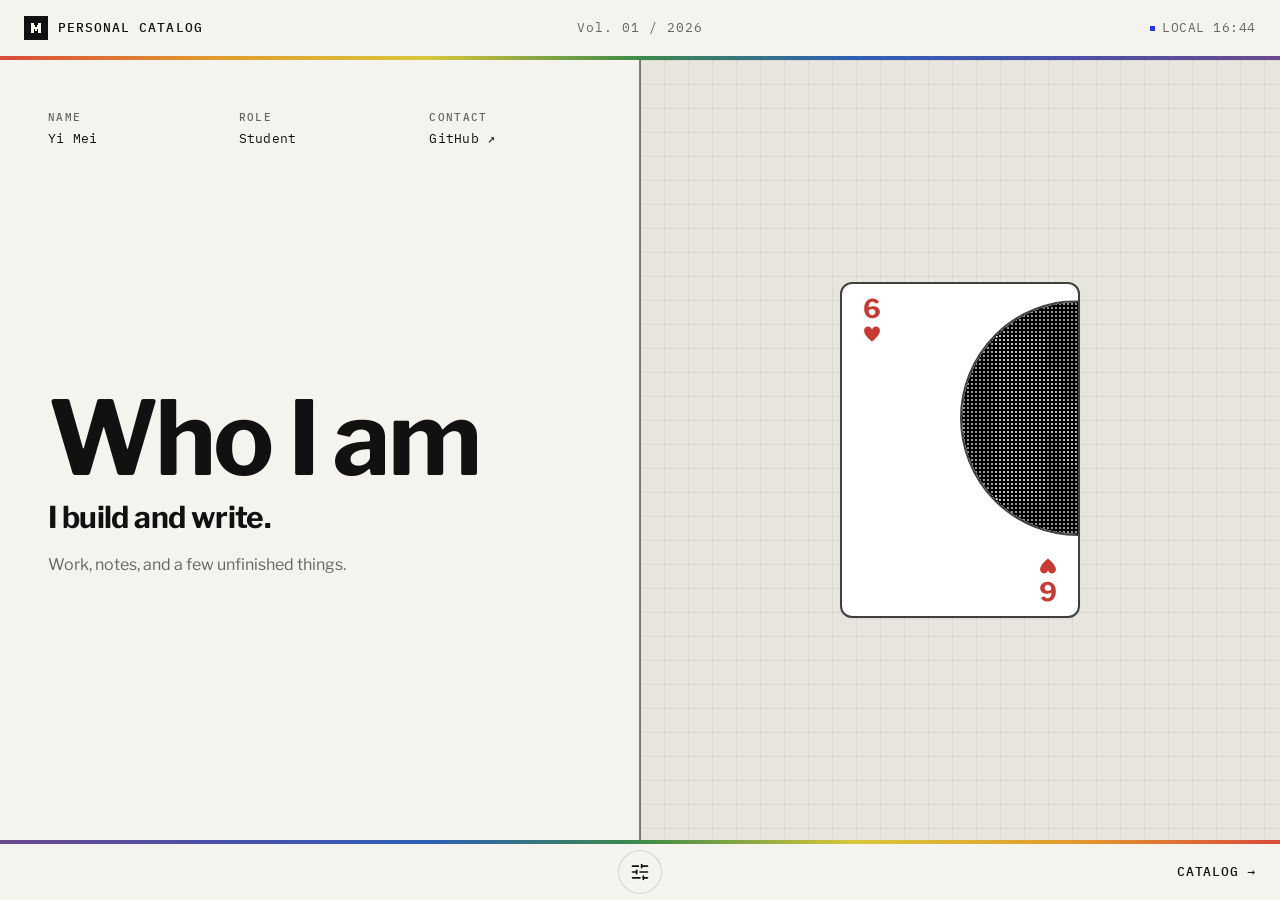
<file: index.html>
<!DOCTYPE html><html lang="en"><head><meta charset="utf-8"><meta name="viewport" content="width=device-width, initial-scale=1"><title>Personal Catalog</title><meta name="description" content="Personal Catalog — Work, notes, and a few unfinished things."><meta name="author" content="Yi Mei"><meta name="theme-color" content="#F4F3EE"><link rel="canonical" href="https://meiyi376796.github.io/"><link rel="icon" type="image/svg+xml" href="/favicon.svg"><meta property="og:type" content="website"><meta property="og:site_name" content="Personal Catalog"><meta property="og:title" content="Personal Catalog"><meta property="og:description" content="Personal Catalog — Work, notes, and a few unfinished things."><meta property="og:url" content="https://meiyi376796.github.io/"><meta name="twitter:card" content="summary"><meta name="twitter:title" content="Personal Catalog"><meta name="twitter:description" content="Personal Catalog — Work, notes, and a few unfinished things."><script>
      (() => {
        const root = document.documentElement;
        let theme = "system";
        try {
          const savedTheme = localStorage.getItem("catalog-theme");
          if (["system", "light", "dark"].includes(savedTheme)) theme = savedTheme;
        } catch {}
        root.dataset.themePreference = theme;
        root.dataset.theme = theme === "system"
          ? matchMedia("(prefers-color-scheme: dark)").matches ? "dark" : "light"
          : theme;
        document.querySelector('meta[name="theme-color"]')?.setAttribute(
          "content",
          root.dataset.theme === "dark" ? "#151513" : "#F4F3EE",
        );
      })();
    </script><link rel="preload" href="/_astro/libre-franklin-latin-400-normal.DNAyL8lK.woff2" as="font" type="font/woff2" crossorigin="anonymous"><link rel="preload" href="/_astro/libre-franklin-latin-700-normal.TBBKpXzk.woff2" as="font" type="font/woff2" crossorigin="anonymous"><link rel="preload" href="/_astro/ibm-plex-mono-latin-400-normal.DMJ8VG8y.woff2" as="font" type="font/woff2" crossorigin="anonymous"><link rel="preload" href="/_astro/ibm-plex-mono-latin-500-normal.DSY6xOcd.woff2" as="font" type="font/woff2" crossorigin="anonymous"><link rel="stylesheet" href="/_astro/sections.Ds-ZH4pP.css"></head><body class="site"><a class="skip" href="#main">Skip to content</a><header class="site-header"><div class="masthead"><a class="brand" href="/" aria-label="Personal Catalog, home"><span class="brand__mark" aria-hidden="true"><svg viewBox="0 0 16 16" shape-rendering="crispEdges" aria-hidden="true" focusable="false"><g fill="currentColor"><rect x="3" y="3" width="3" height="10"></rect><rect x="10" y="3" width="3" height="10"></rect><rect x="6" y="5" width="1" height="2"></rect><rect x="9" y="5" width="1" height="2"></rect><rect x="6" y="7" width="4" height="2"></rect><rect x="7" y="9" width="2" height="2"></rect></g></svg></span><span class="brand__text">Personal Catalog</span></a><span class="masthead__edition" data-volume>Vol. 01 / 2026</span><div class="clock" aria-hidden="true"><span class="clock__dot"></span><span id="clock">LOCAL</span></div></div><div class="rainbow" aria-hidden="true"></div></header><script>
  // Inline so the clock is set before the new page is captured.
  const clock = document.getElementById("clock");
  const fmt = new Intl.DateTimeFormat("en-GB", {
    hour: "2-digit",
    minute: "2-digit",
    hour12: false,
  });
  let timer;
  const tick = () => {
    const now = new Date();
    clock.textContent = `LOCAL ${fmt.format(now)}`;
    clearTimeout(timer);
    timer = window.setTimeout(
      tick,
      60000 - (now.getSeconds() * 1000 + now.getMilliseconds()),
    );
  };
  tick();
  document.addEventListener("visibilitychange", () => {
    if (!document.hidden) tick();
  });

  const brand = document.querySelector(".brand");
  const brandText = brand?.querySelector(".brand__text");

  const railStage = window.matchMedia(
    "(max-height: 480px) and (orientation: landscape) and (min-width: 448px)",
  );
  const fitBrand = () => {
    if (!brand || !brandText) return;
    brand.removeAttribute("data-compact");
    // Side rails compact the brand when the wordmark squeezes in its track, as the top bar does across the width.
    if (railStage.matches) {
      if (
        brandText.clientHeight > 0 &&
        brandText.scrollHeight > brandText.clientHeight
      ) {
        brand.setAttribute("data-compact", "");
      }
      return;
    }
    if (brandText.scrollWidth > brandText.clientWidth) {
      brand.setAttribute("data-compact", "");
    }
  };

  fitBrand();
  document.fonts?.ready.then(fitBrand);
  window.addEventListener("resize", fitBrand, { passive: true });
  // Pinch zoom moves the visual viewport without a window resize, so refit on both signals.
  window.visualViewport?.addEventListener("resize", fitBrand, { passive: true });
  window.addEventListener("pageshow", fitBrand);
  if ("ResizeObserver" in window && brandText) {
    new ResizeObserver(fitBrand).observe(brandText);
  }
</script><main class="stage" id="main" tabindex="-1"><section class="panel cover" aria-label="Cover"><div class="cover__main"><div class="cover__copy"><dl class="cover__data"><div><dt>Name</dt><dd>Yi Mei</dd></div><div><dt>Role</dt><dd>Student</dd></div><div><dt>Contact</dt><dd><a href="https://github.com/meiyi376796" target="_blank" rel="noopener noreferrer">GitHub ↗<span class="visually-hidden"> (opens in a new tab)</span></a></dd></div></dl><div class="cover__statement"><h1>Who I am</h1><p class="thesis">I build and write.</p><p class="lede">Work, notes, and a few unfinished things.</p></div></div><figure class="cover__plate" aria-label="Playing card specimen" data-playing-card><div class="cover__specimen"><div class="cover__drawing-frame" tabindex="0" role="group" aria-label="Interactive 2 of Clubs. Move the pointer, drag horizontally, or use arrow keys to tilt. Press Escape to reset."><div class="cover__drawing"><article class="playing-card" role="img" aria-label="2 of Clubs playing card" data-playing-card-face><span class="playing-card__value playing-card__value--north"><span data-card-rank>2</span><svg viewBox="0 0 36 36" data-card-suit-icon="clubs" aria-hidden="true" focusable="false"><path fill="currentColor" d="M25.5 28c4.143 0 7.5-3.358 7.5-7.5 0-4.142-3.357-7.5-7.5-7.5-1.359 0-2.631.367-3.73 1h-.21c2.047-1.217 3.423-3.445 3.423-6 0-3.857-3.126-6.984-6.983-6.984S11.016 4.143 11.016 8c0 2.555 1.376 4.783 3.423 6h-.208c-1.1-.633-2.371-1-3.731-1C6.358 13 3 16.358 3 20.5c0 4.142 3.358 7.5 7.5 7.5 2.155 0 4.091-.914 5.46-2.368C15.549 29.753 11.205 33 7 33h.5c-.829 0-1.5.672-1.5 1.5S6.671 36 7.5 36h21c.828 0 1.5-.672 1.5-1.5s-.672-1.5-1.5-1.5h.5c-4.205 0-8.549-3.248-8.959-7.369C21.408 27.086 23.346 28 25.5 28z" /></svg><svg viewBox="0 0 36 36" data-card-suit-icon="diamonds" aria-hidden="true" focusable="false" style="display: none"><path fill="currentColor" d="M18.437 35.747c-.242.337-.632.337-.874 0L5.314 18.612c-.242-.338-.242-.886 0-1.224L17.563.253c.242-.338.632-.338.874 0l12.25 17.135c.241.338.241.886 0 1.224l-12.25 17.135z" /></svg><svg viewBox="0 0 36 36" data-card-suit-icon="hearts" aria-hidden="true" focusable="false" style="display: none"><path fill="currentColor" d="M2.067 11.319C2.067 2.521 14.251-.74 18 9.445 21.749-.741 33.933 2.52 33.933 11.319 33.933 20.879 18 33 18 33S2.067 20.879 2.067 11.319z" /></svg><svg viewBox="0 0 36 36" data-card-suit-icon="spades" aria-hidden="true" focusable="false" style="display: none"><path fill="currentColor" d="M32.799 20.336C32.799 11.456 18 .198 18 .198S3.201 11.456 3.201 20.336c0 6.946 8.175 10.172 12.766 5.173C15.631 29.688 11.247 33 7 33h.5c-.829 0-1.5.672-1.5 1.5S6.671 36 7.5 36h21c.828 0 1.5-.672 1.5-1.5s-.672-1.5-1.5-1.5h.5c-4.246 0-8.632-3.312-8.967-7.491 4.591 4.999 12.766 1.773 12.766-5.173z" /></svg></span><span class="playing-card__value playing-card__value--south"><span data-card-rank>2</span><svg viewBox="0 0 36 36" data-card-suit-icon="clubs" aria-hidden="true" focusable="false"><path fill="currentColor" d="M25.5 28c4.143 0 7.5-3.358 7.5-7.5 0-4.142-3.357-7.5-7.5-7.5-1.359 0-2.631.367-3.73 1h-.21c2.047-1.217 3.423-3.445 3.423-6 0-3.857-3.126-6.984-6.983-6.984S11.016 4.143 11.016 8c0 2.555 1.376 4.783 3.423 6h-.208c-1.1-.633-2.371-1-3.731-1C6.358 13 3 16.358 3 20.5c0 4.142 3.358 7.5 7.5 7.5 2.155 0 4.091-.914 5.46-2.368C15.549 29.753 11.205 33 7 33h.5c-.829 0-1.5.672-1.5 1.5S6.671 36 7.5 36h21c.828 0 1.5-.672 1.5-1.5s-.672-1.5-1.5-1.5h.5c-4.205 0-8.549-3.248-8.959-7.369C21.408 27.086 23.346 28 25.5 28z" /></svg><svg viewBox="0 0 36 36" data-card-suit-icon="diamonds" aria-hidden="true" focusable="false" style="display: none"><path fill="currentColor" d="M18.437 35.747c-.242.337-.632.337-.874 0L5.314 18.612c-.242-.338-.242-.886 0-1.224L17.563.253c.242-.338.632-.338.874 0l12.25 17.135c.241.338.241.886 0 1.224l-12.25 17.135z" /></svg><svg viewBox="0 0 36 36" data-card-suit-icon="hearts" aria-hidden="true" focusable="false" style="display: none"><path fill="currentColor" d="M2.067 11.319C2.067 2.521 14.251-.74 18 9.445 21.749-.741 33.933 2.52 33.933 11.319 33.933 20.879 18 33 18 33S2.067 20.879 2.067 11.319z" /></svg><svg viewBox="0 0 36 36" data-card-suit-icon="spades" aria-hidden="true" focusable="false" style="display: none"><path fill="currentColor" d="M32.799 20.336C32.799 11.456 18 .198 18 .198S3.201 11.456 3.201 20.336c0 6.946 8.175 10.172 12.766 5.173C15.631 29.688 11.247 33 7 33h.5c-.829 0-1.5.672-1.5 1.5S6.671 36 7.5 36h21c.828 0 1.5-.672 1.5-1.5s-.672-1.5-1.5-1.5h.5c-4.246 0-8.632-3.312-8.967-7.491 4.591 4.999 12.766 1.773 12.766-5.173z" /></svg></span><div class="playing-card__rings" aria-hidden="true"><div class="playing-card__ring" style="--index: 1"></div><div class="playing-card__ring" style="--index: 2"></div><div class="playing-card__ring" style="--index: 3"></div><div class="playing-card__ring" style="--index: 4"></div><div class="playing-card__ring" style="--index: 5"><svg class="playing-card__matrix" viewBox="0 0 232 232" xmlns="http://www.w3.org/2000/svg" aria-hidden="true" focusable="false"><rect width="232" height="232" fill="var(--card-ring-bg)"></rect><path class="playing-card__matrix-dots playing-card__matrix-dots--base" fill="var(--card-ring-dot)" d="M1.0 2.0a1 1 0 1 0 2 0a1 1 0 1 0 -2 0ZM1.0 6.0a1 1 0 1 0 2 0a1 1 0 1 0 -2 0ZM1.0 10.0a1 1 0 1 0 2 0a1 1 0 1 0 -2 0ZM1.0 14.0a1 1 0 1 0 2 0a1 1 0 1 0 -2 0ZM1.0 18.0a1 1 0 1 0 2 0a1 1 0 1 0 -2 0ZM1.0 22.0a1 1 0 1 0 2 0a1 1 0 1 0 -2 0ZM1.0 26.0a1 1 0 1 0 2 0a1 1 0 1 0 -2 0ZM1.0 30.0a1 1 0 1 0 2 0a1 1 0 1 0 -2 0ZM1.0 34.0a1 1 0 1 0 2 0a1 1 0 1 0 -2 0ZM1.0 38.0a1 1 0 1 0 2 0a1 1 0 1 0 -2 0ZM1.0 42.0a1 1 0 1 0 2 0a1 1 0 1 0 -2 0ZM1.0 46.0a1 1 0 1 0 2 0a1 1 0 1 0 -2 0ZM1.0 50.0a1 1 0 1 0 2 0a1 1 0 1 0 -2 0ZM1.0 54.0a1 1 0 1 0 2 0a1 1 0 1 0 -2 0ZM1.0 58.0a1 1 0 1 0 2 0a1 1 0 1 0 -2 0ZM1.0 62.0a1 1 0 1 0 2 0a1 1 0 1 0 -2 0ZM1.0 66.0a1 1 0 1 0 2 0a1 1 0 1 0 -2 0ZM1.0 70.0a1 1 0 1 0 2 0a1 1 0 1 0 -2 0ZM1.0 74.0a1 1 0 1 0 2 0a1 1 0 1 0 -2 0ZM1.0 78.0a1 1 0 1 0 2 0a1 1 0 1 0 -2 0ZM1.0 82.0a1 1 0 1 0 2 0a1 1 0 1 0 -2 0ZM1.0 86.0a1 1 0 1 0 2 0a1 1 0 1 0 -2 0ZM1.0 90.0a1 1 0 1 0 2 0a1 1 0 1 0 -2 0ZM1.0 94.0a1 1 0 1 0 2 0a1 1 0 1 0 -2 0ZM1.0 98.0a1 1 0 1 0 2 0a1 1 0 1 0 -2 0ZM1.0 102.0a1 1 0 1 0 2 0a1 1 0 1 0 -2 0ZM1.0 106.0a1 1 0 1 0 2 0a1 1 0 1 0 -2 0ZM1.0 110.0a1 1 0 1 0 2 0a1 1 0 1 0 -2 0ZM1.0 114.0a1 1 0 1 0 2 0a1 1 0 1 0 -2 0ZM1.0 118.0a1 1 0 1 0 2 0a1 1 0 1 0 -2 0ZM1.0 122.0a1 1 0 1 0 2 0a1 1 0 1 0 -2 0ZM1.0 126.0a1 1 0 1 0 2 0a1 1 0 1 0 -2 0ZM1.0 130.0a1 1 0 1 0 2 0a1 1 0 1 0 -2 0ZM1.0 134.0a1 1 0 1 0 2 0a1 1 0 1 0 -2 0ZM1.0 138.0a1 1 0 1 0 2 0a1 1 0 1 0 -2 0ZM1.0 142.0a1 1 0 1 0 2 0a1 1 0 1 0 -2 0ZM1.0 146.0a1 1 0 1 0 2 0a1 1 0 1 0 -2 0ZM1.0 150.0a1 1 0 1 0 2 0a1 1 0 1 0 -2 0ZM1.0 154.0a1 1 0 1 0 2 0a1 1 0 1 0 -2 0ZM1.0 158.0a1 1 0 1 0 2 0a1 1 0 1 0 -2 0ZM1.0 162.0a1 1 0 1 0 2 0a1 1 0 1 0 -2 0ZM1.0 166.0a1 1 0 1 0 2 0a1 1 0 1 0 -2 0ZM1.0 170.0a1 1 0 1 0 2 0a1 1 0 1 0 -2 0ZM1.0 174.0a1 1 0 1 0 2 0a1 1 0 1 0 -2 0ZM1.0 178.0a1 1 0 1 0 2 0a1 1 0 1 0 -2 0ZM1.0 182.0a1 1 0 1 0 2 0a1 1 0 1 0 -2 0ZM1.0 186.0a1 1 0 1 0 2 0a1 1 0 1 0 -2 0ZM1.0 190.0a1 1 0 1 0 2 0a1 1 0 1 0 -2 0ZM1.0 194.0a1 1 0 1 0 2 0a1 1 0 1 0 -2 0ZM1.0 198.0a1 1 0 1 0 2 0a1 1 0 1 0 -2 0ZM1.0 202.0a1 1 0 1 0 2 0a1 1 0 1 0 -2 0ZM1.0 206.0a1 1 0 1 0 2 0a1 1 0 1 0 -2 0ZM1.0 210.0a1 1 0 1 0 2 0a1 1 0 1 0 -2 0ZM1.0 214.0a1 1 0 1 0 2 0a1 1 0 1 0 -2 0ZM1.0 218.0a1 1 0 1 0 2 0a1 1 0 1 0 -2 0ZM1.0 222.0a1 1 0 1 0 2 0a1 1 0 1 0 -2 0ZM1.0 226.0a1 1 0 1 0 2 0a1 1 0 1 0 -2 0ZM1.0 230.0a1 1 0 1 0 2 0a1 1 0 1 0 -2 0ZM5.0 2.0a1 1 0 1 0 2 0a1 1 0 1 0 -2 0ZM5.0 6.0a1 1 0 1 0 2 0a1 1 0 1 0 -2 0ZM5.0 10.0a1 1 0 1 0 2 0a1 1 0 1 0 -2 0ZM5.0 14.0a1 1 0 1 0 2 0a1 1 0 1 0 -2 0ZM5.0 18.0a1 1 0 1 0 2 0a1 1 0 1 0 -2 0ZM5.0 22.0a1 1 0 1 0 2 0a1 1 0 1 0 -2 0ZM5.0 26.0a1 1 0 1 0 2 0a1 1 0 1 0 -2 0ZM5.0 30.0a1 1 0 1 0 2 0a1 1 0 1 0 -2 0ZM5.0 34.0a1 1 0 1 0 2 0a1 1 0 1 0 -2 0ZM5.0 38.0a1 1 0 1 0 2 0a1 1 0 1 0 -2 0ZM5.0 42.0a1 1 0 1 0 2 0a1 1 0 1 0 -2 0ZM5.0 46.0a1 1 0 1 0 2 0a1 1 0 1 0 -2 0ZM5.0 50.0a1 1 0 1 0 2 0a1 1 0 1 0 -2 0ZM5.0 54.0a1 1 0 1 0 2 0a1 1 0 1 0 -2 0ZM5.0 58.0a1 1 0 1 0 2 0a1 1 0 1 0 -2 0ZM5.0 62.0a1 1 0 1 0 2 0a1 1 0 1 0 -2 0ZM5.0 66.0a1 1 0 1 0 2 0a1 1 0 1 0 -2 0ZM5.0 70.0a1 1 0 1 0 2 0a1 1 0 1 0 -2 0ZM5.0 74.0a1 1 0 1 0 2 0a1 1 0 1 0 -2 0ZM5.0 78.0a1 1 0 1 0 2 0a1 1 0 1 0 -2 0ZM5.0 82.0a1 1 0 1 0 2 0a1 1 0 1 0 -2 0ZM5.0 86.0a1 1 0 1 0 2 0a1 1 0 1 0 -2 0ZM5.0 90.0a1 1 0 1 0 2 0a1 1 0 1 0 -2 0ZM5.0 94.0a1 1 0 1 0 2 0a1 1 0 1 0 -2 0ZM5.0 98.0a1 1 0 1 0 2 0a1 1 0 1 0 -2 0ZM5.0 102.0a1 1 0 1 0 2 0a1 1 0 1 0 -2 0ZM5.0 106.0a1 1 0 1 0 2 0a1 1 0 1 0 -2 0ZM5.0 110.0a1 1 0 1 0 2 0a1 1 0 1 0 -2 0ZM5.0 114.0a1 1 0 1 0 2 0a1 1 0 1 0 -2 0ZM5.0 118.0a1 1 0 1 0 2 0a1 1 0 1 0 -2 0ZM5.0 122.0a1 1 0 1 0 2 0a1 1 0 1 0 -2 0ZM5.0 126.0a1 1 0 1 0 2 0a1 1 0 1 0 -2 0ZM5.0 130.0a1 1 0 1 0 2 0a1 1 0 1 0 -2 0ZM5.0 134.0a1 1 0 1 0 2 0a1 1 0 1 0 -2 0ZM5.0 138.0a1 1 0 1 0 2 0a1 1 0 1 0 -2 0ZM5.0 142.0a1 1 0 1 0 2 0a1 1 0 1 0 -2 0ZM5.0 146.0a1 1 0 1 0 2 0a1 1 0 1 0 -2 0ZM5.0 150.0a1 1 0 1 0 2 0a1 1 0 1 0 -2 0ZM5.0 154.0a1 1 0 1 0 2 0a1 1 0 1 0 -2 0ZM5.0 158.0a1 1 0 1 0 2 0a1 1 0 1 0 -2 0ZM5.0 162.0a1 1 0 1 0 2 0a1 1 0 1 0 -2 0ZM5.0 166.0a1 1 0 1 0 2 0a1 1 0 1 0 -2 0ZM5.0 170.0a1 1 0 1 0 2 0a1 1 0 1 0 -2 0ZM5.0 174.0a1 1 0 1 0 2 0a1 1 0 1 0 -2 0ZM5.0 178.0a1 1 0 1 0 2 0a1 1 0 1 0 -2 0ZM5.0 182.0a1 1 0 1 0 2 0a1 1 0 1 0 -2 0ZM5.0 186.0a1 1 0 1 0 2 0a1 1 0 1 0 -2 0ZM5.0 190.0a1 1 0 1 0 2 0a1 1 0 1 0 -2 0ZM5.0 194.0a1 1 0 1 0 2 0a1 1 0 1 0 -2 0ZM5.0 198.0a1 1 0 1 0 2 0a1 1 0 1 0 -2 0ZM5.0 202.0a1 1 0 1 0 2 0a1 1 0 1 0 -2 0ZM5.0 206.0a1 1 0 1 0 2 0a1 1 0 1 0 -2 0ZM5.0 210.0a1 1 0 1 0 2 0a1 1 0 1 0 -2 0ZM5.0 214.0a1 1 0 1 0 2 0a1 1 0 1 0 -2 0ZM5.0 218.0a1 1 0 1 0 2 0a1 1 0 1 0 -2 0ZM5.0 222.0a1 1 0 1 0 2 0a1 1 0 1 0 -2 0ZM5.0 226.0a1 1 0 1 0 2 0a1 1 0 1 0 -2 0ZM5.0 230.0a1 1 0 1 0 2 0a1 1 0 1 0 -2 0ZM9.0 2.0a1 1 0 1 0 2 0a1 1 0 1 0 -2 0ZM9.0 6.0a1 1 0 1 0 2 0a1 1 0 1 0 -2 0ZM9.0 10.0a1 1 0 1 0 2 0a1 1 0 1 0 -2 0ZM9.0 14.0a1 1 0 1 0 2 0a1 1 0 1 0 -2 0ZM9.0 18.0a1 1 0 1 0 2 0a1 1 0 1 0 -2 0ZM9.0 22.0a1 1 0 1 0 2 0a1 1 0 1 0 -2 0ZM9.0 26.0a1 1 0 1 0 2 0a1 1 0 1 0 -2 0ZM9.0 30.0a1 1 0 1 0 2 0a1 1 0 1 0 -2 0ZM9.0 34.0a1 1 0 1 0 2 0a1 1 0 1 0 -2 0ZM9.0 38.0a1 1 0 1 0 2 0a1 1 0 1 0 -2 0ZM9.0 42.0a1 1 0 1 0 2 0a1 1 0 1 0 -2 0ZM9.0 46.0a1 1 0 1 0 2 0a1 1 0 1 0 -2 0ZM9.0 50.0a1 1 0 1 0 2 0a1 1 0 1 0 -2 0ZM9.0 54.0a1 1 0 1 0 2 0a1 1 0 1 0 -2 0ZM9.0 58.0a1 1 0 1 0 2 0a1 1 0 1 0 -2 0ZM9.0 62.0a1 1 0 1 0 2 0a1 1 0 1 0 -2 0ZM9.0 66.0a1 1 0 1 0 2 0a1 1 0 1 0 -2 0ZM9.0 70.0a1 1 0 1 0 2 0a1 1 0 1 0 -2 0ZM9.0 74.0a1 1 0 1 0 2 0a1 1 0 1 0 -2 0ZM9.0 78.0a1 1 0 1 0 2 0a1 1 0 1 0 -2 0ZM9.0 82.0a1 1 0 1 0 2 0a1 1 0 1 0 -2 0ZM9.0 86.0a1 1 0 1 0 2 0a1 1 0 1 0 -2 0ZM9.0 90.0a1 1 0 1 0 2 0a1 1 0 1 0 -2 0ZM9.0 94.0a1 1 0 1 0 2 0a1 1 0 1 0 -2 0ZM9.0 98.0a1 1 0 1 0 2 0a1 1 0 1 0 -2 0ZM9.0 102.0a1 1 0 1 0 2 0a1 1 0 1 0 -2 0ZM9.0 106.0a1 1 0 1 0 2 0a1 1 0 1 0 -2 0ZM9.0 110.0a1 1 0 1 0 2 0a1 1 0 1 0 -2 0ZM9.0 114.0a1 1 0 1 0 2 0a1 1 0 1 0 -2 0ZM9.0 118.0a1 1 0 1 0 2 0a1 1 0 1 0 -2 0ZM9.0 122.0a1 1 0 1 0 2 0a1 1 0 1 0 -2 0ZM9.0 126.0a1 1 0 1 0 2 0a1 1 0 1 0 -2 0ZM9.0 130.0a1 1 0 1 0 2 0a1 1 0 1 0 -2 0ZM9.0 134.0a1 1 0 1 0 2 0a1 1 0 1 0 -2 0ZM9.0 138.0a1 1 0 1 0 2 0a1 1 0 1 0 -2 0ZM9.0 142.0a1 1 0 1 0 2 0a1 1 0 1 0 -2 0ZM9.0 146.0a1 1 0 1 0 2 0a1 1 0 1 0 -2 0ZM9.0 150.0a1 1 0 1 0 2 0a1 1 0 1 0 -2 0ZM9.0 154.0a1 1 0 1 0 2 0a1 1 0 1 0 -2 0ZM9.0 158.0a1 1 0 1 0 2 0a1 1 0 1 0 -2 0ZM9.0 162.0a1 1 0 1 0 2 0a1 1 0 1 0 -2 0ZM9.0 166.0a1 1 0 1 0 2 0a1 1 0 1 0 -2 0ZM9.0 170.0a1 1 0 1 0 2 0a1 1 0 1 0 -2 0ZM9.0 174.0a1 1 0 1 0 2 0a1 1 0 1 0 -2 0ZM9.0 178.0a1 1 0 1 0 2 0a1 1 0 1 0 -2 0ZM9.0 182.0a1 1 0 1 0 2 0a1 1 0 1 0 -2 0ZM9.0 186.0a1 1 0 1 0 2 0a1 1 0 1 0 -2 0ZM9.0 190.0a1 1 0 1 0 2 0a1 1 0 1 0 -2 0ZM9.0 194.0a1 1 0 1 0 2 0a1 1 0 1 0 -2 0ZM9.0 198.0a1 1 0 1 0 2 0a1 1 0 1 0 -2 0ZM9.0 202.0a1 1 0 1 0 2 0a1 1 0 1 0 -2 0ZM9.0 206.0a1 1 0 1 0 2 0a1 1 0 1 0 -2 0ZM9.0 210.0a1 1 0 1 0 2 0a1 1 0 1 0 -2 0ZM9.0 214.0a1 1 0 1 0 2 0a1 1 0 1 0 -2 0ZM9.0 218.0a1 1 0 1 0 2 0a1 1 0 1 0 -2 0ZM9.0 222.0a1 1 0 1 0 2 0a1 1 0 1 0 -2 0ZM9.0 226.0a1 1 0 1 0 2 0a1 1 0 1 0 -2 0ZM9.0 230.0a1 1 0 1 0 2 0a1 1 0 1 0 -2 0ZM13.0 2.0a1 1 0 1 0 2 0a1 1 0 1 0 -2 0ZM13.0 6.0a1 1 0 1 0 2 0a1 1 0 1 0 -2 0ZM13.0 10.0a1 1 0 1 0 2 0a1 1 0 1 0 -2 0ZM13.0 14.0a1 1 0 1 0 2 0a1 1 0 1 0 -2 0ZM13.0 18.0a1 1 0 1 0 2 0a1 1 0 1 0 -2 0ZM13.0 22.0a1 1 0 1 0 2 0a1 1 0 1 0 -2 0ZM13.0 26.0a1 1 0 1 0 2 0a1 1 0 1 0 -2 0ZM13.0 30.0a1 1 0 1 0 2 0a1 1 0 1 0 -2 0ZM13.0 34.0a1 1 0 1 0 2 0a1 1 0 1 0 -2 0ZM13.0 38.0a1 1 0 1 0 2 0a1 1 0 1 0 -2 0ZM13.0 42.0a1 1 0 1 0 2 0a1 1 0 1 0 -2 0ZM13.0 46.0a1 1 0 1 0 2 0a1 1 0 1 0 -2 0ZM13.0 50.0a1 1 0 1 0 2 0a1 1 0 1 0 -2 0ZM13.0 54.0a1 1 0 1 0 2 0a1 1 0 1 0 -2 0ZM13.0 58.0a1 1 0 1 0 2 0a1 1 0 1 0 -2 0ZM13.0 62.0a1 1 0 1 0 2 0a1 1 0 1 0 -2 0ZM13.0 66.0a1 1 0 1 0 2 0a1 1 0 1 0 -2 0ZM13.0 70.0a1 1 0 1 0 2 0a1 1 0 1 0 -2 0ZM13.0 74.0a1 1 0 1 0 2 0a1 1 0 1 0 -2 0ZM13.0 78.0a1 1 0 1 0 2 0a1 1 0 1 0 -2 0ZM13.0 82.0a1 1 0 1 0 2 0a1 1 0 1 0 -2 0ZM13.0 86.0a1 1 0 1 0 2 0a1 1 0 1 0 -2 0ZM13.0 90.0a1 1 0 1 0 2 0a1 1 0 1 0 -2 0ZM13.0 94.0a1 1 0 1 0 2 0a1 1 0 1 0 -2 0ZM13.0 98.0a1 1 0 1 0 2 0a1 1 0 1 0 -2 0ZM13.0 102.0a1 1 0 1 0 2 0a1 1 0 1 0 -2 0ZM13.0 106.0a1 1 0 1 0 2 0a1 1 0 1 0 -2 0ZM13.0 110.0a1 1 0 1 0 2 0a1 1 0 1 0 -2 0ZM13.0 114.0a1 1 0 1 0 2 0a1 1 0 1 0 -2 0ZM13.0 118.0a1 1 0 1 0 2 0a1 1 0 1 0 -2 0ZM13.0 122.0a1 1 0 1 0 2 0a1 1 0 1 0 -2 0ZM13.0 126.0a1 1 0 1 0 2 0a1 1 0 1 0 -2 0ZM13.0 130.0a1 1 0 1 0 2 0a1 1 0 1 0 -2 0ZM13.0 134.0a1 1 0 1 0 2 0a1 1 0 1 0 -2 0ZM13.0 138.0a1 1 0 1 0 2 0a1 1 0 1 0 -2 0ZM13.0 142.0a1 1 0 1 0 2 0a1 1 0 1 0 -2 0ZM13.0 146.0a1 1 0 1 0 2 0a1 1 0 1 0 -2 0ZM13.0 150.0a1 1 0 1 0 2 0a1 1 0 1 0 -2 0ZM13.0 154.0a1 1 0 1 0 2 0a1 1 0 1 0 -2 0ZM13.0 158.0a1 1 0 1 0 2 0a1 1 0 1 0 -2 0ZM13.0 162.0a1 1 0 1 0 2 0a1 1 0 1 0 -2 0ZM13.0 166.0a1 1 0 1 0 2 0a1 1 0 1 0 -2 0ZM13.0 170.0a1 1 0 1 0 2 0a1 1 0 1 0 -2 0ZM13.0 174.0a1 1 0 1 0 2 0a1 1 0 1 0 -2 0ZM13.0 178.0a1 1 0 1 0 2 0a1 1 0 1 0 -2 0ZM13.0 182.0a1 1 0 1 0 2 0a1 1 0 1 0 -2 0ZM13.0 186.0a1 1 0 1 0 2 0a1 1 0 1 0 -2 0ZM13.0 190.0a1 1 0 1 0 2 0a1 1 0 1 0 -2 0ZM13.0 194.0a1 1 0 1 0 2 0a1 1 0 1 0 -2 0ZM13.0 198.0a1 1 0 1 0 2 0a1 1 0 1 0 -2 0ZM13.0 202.0a1 1 0 1 0 2 0a1 1 0 1 0 -2 0ZM13.0 206.0a1 1 0 1 0 2 0a1 1 0 1 0 -2 0ZM13.0 210.0a1 1 0 1 0 2 0a1 1 0 1 0 -2 0ZM13.0 214.0a1 1 0 1 0 2 0a1 1 0 1 0 -2 0ZM13.0 218.0a1 1 0 1 0 2 0a1 1 0 1 0 -2 0ZM13.0 222.0a1 1 0 1 0 2 0a1 1 0 1 0 -2 0ZM13.0 226.0a1 1 0 1 0 2 0a1 1 0 1 0 -2 0ZM13.0 230.0a1 1 0 1 0 2 0a1 1 0 1 0 -2 0ZM17.0 2.0a1 1 0 1 0 2 0a1 1 0 1 0 -2 0ZM17.0 6.0a1 1 0 1 0 2 0a1 1 0 1 0 -2 0ZM17.0 10.0a1 1 0 1 0 2 0a1 1 0 1 0 -2 0ZM17.0 14.0a1 1 0 1 0 2 0a1 1 0 1 0 -2 0ZM17.0 18.0a1 1 0 1 0 2 0a1 1 0 1 0 -2 0ZM17.0 22.0a1 1 0 1 0 2 0a1 1 0 1 0 -2 0ZM17.0 26.0a1 1 0 1 0 2 0a1 1 0 1 0 -2 0ZM17.0 30.0a1 1 0 1 0 2 0a1 1 0 1 0 -2 0ZM17.0 34.0a1 1 0 1 0 2 0a1 1 0 1 0 -2 0ZM17.0 38.0a1 1 0 1 0 2 0a1 1 0 1 0 -2 0ZM17.0 42.0a1 1 0 1 0 2 0a1 1 0 1 0 -2 0ZM17.0 46.0a1 1 0 1 0 2 0a1 1 0 1 0 -2 0ZM17.0 50.0a1 1 0 1 0 2 0a1 1 0 1 0 -2 0ZM17.0 54.0a1 1 0 1 0 2 0a1 1 0 1 0 -2 0ZM17.0 58.0a1 1 0 1 0 2 0a1 1 0 1 0 -2 0ZM17.0 62.0a1 1 0 1 0 2 0a1 1 0 1 0 -2 0ZM17.0 66.0a1 1 0 1 0 2 0a1 1 0 1 0 -2 0ZM17.0 70.0a1 1 0 1 0 2 0a1 1 0 1 0 -2 0ZM17.0 74.0a1 1 0 1 0 2 0a1 1 0 1 0 -2 0ZM17.0 78.0a1 1 0 1 0 2 0a1 1 0 1 0 -2 0ZM17.0 82.0a1 1 0 1 0 2 0a1 1 0 1 0 -2 0ZM17.0 86.0a1 1 0 1 0 2 0a1 1 0 1 0 -2 0ZM17.0 90.0a1 1 0 1 0 2 0a1 1 0 1 0 -2 0ZM17.0 94.0a1 1 0 1 0 2 0a1 1 0 1 0 -2 0ZM17.0 98.0a1 1 0 1 0 2 0a1 1 0 1 0 -2 0ZM17.0 102.0a1 1 0 1 0 2 0a1 1 0 1 0 -2 0ZM17.0 106.0a1 1 0 1 0 2 0a1 1 0 1 0 -2 0ZM17.0 110.0a1 1 0 1 0 2 0a1 1 0 1 0 -2 0ZM17.0 114.0a1 1 0 1 0 2 0a1 1 0 1 0 -2 0ZM17.0 118.0a1 1 0 1 0 2 0a1 1 0 1 0 -2 0ZM17.0 122.0a1 1 0 1 0 2 0a1 1 0 1 0 -2 0ZM17.0 126.0a1 1 0 1 0 2 0a1 1 0 1 0 -2 0ZM17.0 130.0a1 1 0 1 0 2 0a1 1 0 1 0 -2 0ZM17.0 134.0a1 1 0 1 0 2 0a1 1 0 1 0 -2 0ZM17.0 138.0a1 1 0 1 0 2 0a1 1 0 1 0 -2 0ZM17.0 142.0a1 1 0 1 0 2 0a1 1 0 1 0 -2 0ZM17.0 146.0a1 1 0 1 0 2 0a1 1 0 1 0 -2 0ZM17.0 150.0a1 1 0 1 0 2 0a1 1 0 1 0 -2 0ZM17.0 154.0a1 1 0 1 0 2 0a1 1 0 1 0 -2 0ZM17.0 158.0a1 1 0 1 0 2 0a1 1 0 1 0 -2 0ZM17.0 162.0a1 1 0 1 0 2 0a1 1 0 1 0 -2 0ZM17.0 166.0a1 1 0 1 0 2 0a1 1 0 1 0 -2 0ZM17.0 170.0a1 1 0 1 0 2 0a1 1 0 1 0 -2 0ZM17.0 174.0a1 1 0 1 0 2 0a1 1 0 1 0 -2 0ZM17.0 178.0a1 1 0 1 0 2 0a1 1 0 1 0 -2 0ZM17.0 182.0a1 1 0 1 0 2 0a1 1 0 1 0 -2 0ZM17.0 186.0a1 1 0 1 0 2 0a1 1 0 1 0 -2 0ZM17.0 190.0a1 1 0 1 0 2 0a1 1 0 1 0 -2 0ZM17.0 194.0a1 1 0 1 0 2 0a1 1 0 1 0 -2 0ZM17.0 198.0a1 1 0 1 0 2 0a1 1 0 1 0 -2 0ZM17.0 202.0a1 1 0 1 0 2 0a1 1 0 1 0 -2 0ZM17.0 206.0a1 1 0 1 0 2 0a1 1 0 1 0 -2 0ZM17.0 210.0a1 1 0 1 0 2 0a1 1 0 1 0 -2 0ZM17.0 214.0a1 1 0 1 0 2 0a1 1 0 1 0 -2 0ZM17.0 218.0a1 1 0 1 0 2 0a1 1 0 1 0 -2 0ZM17.0 222.0a1 1 0 1 0 2 0a1 1 0 1 0 -2 0ZM17.0 226.0a1 1 0 1 0 2 0a1 1 0 1 0 -2 0ZM17.0 230.0a1 1 0 1 0 2 0a1 1 0 1 0 -2 0ZM21.0 2.0a1 1 0 1 0 2 0a1 1 0 1 0 -2 0ZM21.0 6.0a1 1 0 1 0 2 0a1 1 0 1 0 -2 0ZM21.0 10.0a1 1 0 1 0 2 0a1 1 0 1 0 -2 0ZM21.0 14.0a1 1 0 1 0 2 0a1 1 0 1 0 -2 0ZM21.0 18.0a1 1 0 1 0 2 0a1 1 0 1 0 -2 0ZM21.0 22.0a1 1 0 1 0 2 0a1 1 0 1 0 -2 0ZM21.0 26.0a1 1 0 1 0 2 0a1 1 0 1 0 -2 0ZM21.0 30.0a1 1 0 1 0 2 0a1 1 0 1 0 -2 0ZM21.0 34.0a1 1 0 1 0 2 0a1 1 0 1 0 -2 0ZM21.0 38.0a1 1 0 1 0 2 0a1 1 0 1 0 -2 0ZM21.0 42.0a1 1 0 1 0 2 0a1 1 0 1 0 -2 0ZM21.0 46.0a1 1 0 1 0 2 0a1 1 0 1 0 -2 0ZM21.0 50.0a1 1 0 1 0 2 0a1 1 0 1 0 -2 0ZM21.0 54.0a1 1 0 1 0 2 0a1 1 0 1 0 -2 0ZM21.0 58.0a1 1 0 1 0 2 0a1 1 0 1 0 -2 0ZM21.0 62.0a1 1 0 1 0 2 0a1 1 0 1 0 -2 0ZM21.0 66.0a1 1 0 1 0 2 0a1 1 0 1 0 -2 0ZM21.0 70.0a1 1 0 1 0 2 0a1 1 0 1 0 -2 0ZM21.0 74.0a1 1 0 1 0 2 0a1 1 0 1 0 -2 0ZM21.0 78.0a1 1 0 1 0 2 0a1 1 0 1 0 -2 0ZM21.0 82.0a1 1 0 1 0 2 0a1 1 0 1 0 -2 0ZM21.0 86.0a1 1 0 1 0 2 0a1 1 0 1 0 -2 0ZM21.0 90.0a1 1 0 1 0 2 0a1 1 0 1 0 -2 0ZM21.0 94.0a1 1 0 1 0 2 0a1 1 0 1 0 -2 0ZM21.0 98.0a1 1 0 1 0 2 0a1 1 0 1 0 -2 0ZM21.0 102.0a1 1 0 1 0 2 0a1 1 0 1 0 -2 0ZM21.0 106.0a1 1 0 1 0 2 0a1 1 0 1 0 -2 0ZM21.0 110.0a1 1 0 1 0 2 0a1 1 0 1 0 -2 0ZM21.0 114.0a1 1 0 1 0 2 0a1 1 0 1 0 -2 0ZM21.0 118.0a1 1 0 1 0 2 0a1 1 0 1 0 -2 0ZM21.0 122.0a1 1 0 1 0 2 0a1 1 0 1 0 -2 0ZM21.0 126.0a1 1 0 1 0 2 0a1 1 0 1 0 -2 0ZM21.0 130.0a1 1 0 1 0 2 0a1 1 0 1 0 -2 0ZM21.0 134.0a1 1 0 1 0 2 0a1 1 0 1 0 -2 0ZM21.0 138.0a1 1 0 1 0 2 0a1 1 0 1 0 -2 0ZM21.0 142.0a1 1 0 1 0 2 0a1 1 0 1 0 -2 0ZM21.0 146.0a1 1 0 1 0 2 0a1 1 0 1 0 -2 0ZM21.0 150.0a1 1 0 1 0 2 0a1 1 0 1 0 -2 0ZM21.0 154.0a1 1 0 1 0 2 0a1 1 0 1 0 -2 0ZM21.0 158.0a1 1 0 1 0 2 0a1 1 0 1 0 -2 0ZM21.0 162.0a1 1 0 1 0 2 0a1 1 0 1 0 -2 0ZM21.0 166.0a1 1 0 1 0 2 0a1 1 0 1 0 -2 0ZM21.0 170.0a1 1 0 1 0 2 0a1 1 0 1 0 -2 0ZM21.0 174.0a1 1 0 1 0 2 0a1 1 0 1 0 -2 0ZM21.0 178.0a1 1 0 1 0 2 0a1 1 0 1 0 -2 0ZM21.0 182.0a1 1 0 1 0 2 0a1 1 0 1 0 -2 0ZM21.0 186.0a1 1 0 1 0 2 0a1 1 0 1 0 -2 0ZM21.0 190.0a1 1 0 1 0 2 0a1 1 0 1 0 -2 0ZM21.0 194.0a1 1 0 1 0 2 0a1 1 0 1 0 -2 0ZM21.0 198.0a1 1 0 1 0 2 0a1 1 0 1 0 -2 0ZM21.0 202.0a1 1 0 1 0 2 0a1 1 0 1 0 -2 0ZM21.0 206.0a1 1 0 1 0 2 0a1 1 0 1 0 -2 0ZM21.0 210.0a1 1 0 1 0 2 0a1 1 0 1 0 -2 0ZM21.0 214.0a1 1 0 1 0 2 0a1 1 0 1 0 -2 0ZM21.0 218.0a1 1 0 1 0 2 0a1 1 0 1 0 -2 0ZM21.0 222.0a1 1 0 1 0 2 0a1 1 0 1 0 -2 0ZM21.0 226.0a1 1 0 1 0 2 0a1 1 0 1 0 -2 0ZM21.0 230.0a1 1 0 1 0 2 0a1 1 0 1 0 -2 0ZM25.0 2.0a1 1 0 1 0 2 0a1 1 0 1 0 -2 0ZM25.0 6.0a1 1 0 1 0 2 0a1 1 0 1 0 -2 0ZM25.0 10.0a1 1 0 1 0 2 0a1 1 0 1 0 -2 0ZM25.0 14.0a1 1 0 1 0 2 0a1 1 0 1 0 -2 0ZM25.0 18.0a1 1 0 1 0 2 0a1 1 0 1 0 -2 0ZM25.0 22.0a1 1 0 1 0 2 0a1 1 0 1 0 -2 0ZM25.0 26.0a1 1 0 1 0 2 0a1 1 0 1 0 -2 0ZM25.0 30.0a1 1 0 1 0 2 0a1 1 0 1 0 -2 0ZM25.0 34.0a1 1 0 1 0 2 0a1 1 0 1 0 -2 0ZM25.0 38.0a1 1 0 1 0 2 0a1 1 0 1 0 -2 0ZM25.0 42.0a1 1 0 1 0 2 0a1 1 0 1 0 -2 0ZM25.0 46.0a1 1 0 1 0 2 0a1 1 0 1 0 -2 0ZM25.0 50.0a1 1 0 1 0 2 0a1 1 0 1 0 -2 0ZM25.0 54.0a1 1 0 1 0 2 0a1 1 0 1 0 -2 0ZM25.0 58.0a1 1 0 1 0 2 0a1 1 0 1 0 -2 0ZM25.0 62.0a1 1 0 1 0 2 0a1 1 0 1 0 -2 0ZM25.0 66.0a1 1 0 1 0 2 0a1 1 0 1 0 -2 0ZM25.0 70.0a1 1 0 1 0 2 0a1 1 0 1 0 -2 0ZM25.0 74.0a1 1 0 1 0 2 0a1 1 0 1 0 -2 0ZM25.0 78.0a1 1 0 1 0 2 0a1 1 0 1 0 -2 0ZM25.0 82.0a1 1 0 1 0 2 0a1 1 0 1 0 -2 0ZM25.0 86.0a1 1 0 1 0 2 0a1 1 0 1 0 -2 0ZM25.0 90.0a1 1 0 1 0 2 0a1 1 0 1 0 -2 0ZM25.0 94.0a1 1 0 1 0 2 0a1 1 0 1 0 -2 0ZM25.0 98.0a1 1 0 1 0 2 0a1 1 0 1 0 -2 0ZM25.0 102.0a1 1 0 1 0 2 0a1 1 0 1 0 -2 0ZM25.0 106.0a1 1 0 1 0 2 0a1 1 0 1 0 -2 0ZM25.0 110.0a1 1 0 1 0 2 0a1 1 0 1 0 -2 0ZM25.0 114.0a1 1 0 1 0 2 0a1 1 0 1 0 -2 0ZM25.0 118.0a1 1 0 1 0 2 0a1 1 0 1 0 -2 0ZM25.0 122.0a1 1 0 1 0 2 0a1 1 0 1 0 -2 0ZM25.0 126.0a1 1 0 1 0 2 0a1 1 0 1 0 -2 0ZM25.0 130.0a1 1 0 1 0 2 0a1 1 0 1 0 -2 0ZM25.0 134.0a1 1 0 1 0 2 0a1 1 0 1 0 -2 0ZM25.0 138.0a1 1 0 1 0 2 0a1 1 0 1 0 -2 0ZM25.0 142.0a1 1 0 1 0 2 0a1 1 0 1 0 -2 0ZM25.0 146.0a1 1 0 1 0 2 0a1 1 0 1 0 -2 0ZM25.0 150.0a1 1 0 1 0 2 0a1 1 0 1 0 -2 0ZM25.0 154.0a1 1 0 1 0 2 0a1 1 0 1 0 -2 0ZM25.0 158.0a1 1 0 1 0 2 0a1 1 0 1 0 -2 0ZM25.0 162.0a1 1 0 1 0 2 0a1 1 0 1 0 -2 0ZM25.0 166.0a1 1 0 1 0 2 0a1 1 0 1 0 -2 0ZM25.0 170.0a1 1 0 1 0 2 0a1 1 0 1 0 -2 0ZM25.0 174.0a1 1 0 1 0 2 0a1 1 0 1 0 -2 0ZM25.0 178.0a1 1 0 1 0 2 0a1 1 0 1 0 -2 0ZM25.0 182.0a1 1 0 1 0 2 0a1 1 0 1 0 -2 0ZM25.0 186.0a1 1 0 1 0 2 0a1 1 0 1 0 -2 0ZM25.0 190.0a1 1 0 1 0 2 0a1 1 0 1 0 -2 0ZM25.0 194.0a1 1 0 1 0 2 0a1 1 0 1 0 -2 0ZM25.0 198.0a1 1 0 1 0 2 0a1 1 0 1 0 -2 0ZM25.0 202.0a1 1 0 1 0 2 0a1 1 0 1 0 -2 0ZM25.0 206.0a1 1 0 1 0 2 0a1 1 0 1 0 -2 0ZM25.0 210.0a1 1 0 1 0 2 0a1 1 0 1 0 -2 0ZM25.0 214.0a1 1 0 1 0 2 0a1 1 0 1 0 -2 0ZM25.0 218.0a1 1 0 1 0 2 0a1 1 0 1 0 -2 0ZM25.0 222.0a1 1 0 1 0 2 0a1 1 0 1 0 -2 0ZM25.0 226.0a1 1 0 1 0 2 0a1 1 0 1 0 -2 0ZM25.0 230.0a1 1 0 1 0 2 0a1 1 0 1 0 -2 0ZM29.0 2.0a1 1 0 1 0 2 0a1 1 0 1 0 -2 0ZM29.0 6.0a1 1 0 1 0 2 0a1 1 0 1 0 -2 0ZM29.0 10.0a1 1 0 1 0 2 0a1 1 0 1 0 -2 0ZM29.0 14.0a1 1 0 1 0 2 0a1 1 0 1 0 -2 0ZM29.0 18.0a1 1 0 1 0 2 0a1 1 0 1 0 -2 0ZM29.0 22.0a1 1 0 1 0 2 0a1 1 0 1 0 -2 0ZM29.0 26.0a1 1 0 1 0 2 0a1 1 0 1 0 -2 0ZM29.0 30.0a1 1 0 1 0 2 0a1 1 0 1 0 -2 0ZM29.0 34.0a1 1 0 1 0 2 0a1 1 0 1 0 -2 0ZM29.0 38.0a1 1 0 1 0 2 0a1 1 0 1 0 -2 0ZM29.0 42.0a1 1 0 1 0 2 0a1 1 0 1 0 -2 0ZM29.0 46.0a1 1 0 1 0 2 0a1 1 0 1 0 -2 0ZM29.0 50.0a1 1 0 1 0 2 0a1 1 0 1 0 -2 0ZM29.0 54.0a1 1 0 1 0 2 0a1 1 0 1 0 -2 0ZM29.0 58.0a1 1 0 1 0 2 0a1 1 0 1 0 -2 0ZM29.0 62.0a1 1 0 1 0 2 0a1 1 0 1 0 -2 0ZM29.0 66.0a1 1 0 1 0 2 0a1 1 0 1 0 -2 0ZM29.0 70.0a1 1 0 1 0 2 0a1 1 0 1 0 -2 0ZM29.0 74.0a1 1 0 1 0 2 0a1 1 0 1 0 -2 0ZM29.0 78.0a1 1 0 1 0 2 0a1 1 0 1 0 -2 0ZM29.0 82.0a1 1 0 1 0 2 0a1 1 0 1 0 -2 0ZM29.0 86.0a1 1 0 1 0 2 0a1 1 0 1 0 -2 0ZM29.0 90.0a1 1 0 1 0 2 0a1 1 0 1 0 -2 0ZM29.0 94.0a1 1 0 1 0 2 0a1 1 0 1 0 -2 0ZM29.0 98.0a1 1 0 1 0 2 0a1 1 0 1 0 -2 0ZM29.0 102.0a1 1 0 1 0 2 0a1 1 0 1 0 -2 0ZM29.0 106.0a1 1 0 1 0 2 0a1 1 0 1 0 -2 0ZM29.0 110.0a1 1 0 1 0 2 0a1 1 0 1 0 -2 0ZM29.0 114.0a1 1 0 1 0 2 0a1 1 0 1 0 -2 0ZM29.0 118.0a1 1 0 1 0 2 0a1 1 0 1 0 -2 0ZM29.0 122.0a1 1 0 1 0 2 0a1 1 0 1 0 -2 0ZM29.0 126.0a1 1 0 1 0 2 0a1 1 0 1 0 -2 0ZM29.0 130.0a1 1 0 1 0 2 0a1 1 0 1 0 -2 0ZM29.0 134.0a1 1 0 1 0 2 0a1 1 0 1 0 -2 0ZM29.0 138.0a1 1 0 1 0 2 0a1 1 0 1 0 -2 0ZM29.0 142.0a1 1 0 1 0 2 0a1 1 0 1 0 -2 0ZM29.0 146.0a1 1 0 1 0 2 0a1 1 0 1 0 -2 0ZM29.0 150.0a1 1 0 1 0 2 0a1 1 0 1 0 -2 0ZM29.0 154.0a1 1 0 1 0 2 0a1 1 0 1 0 -2 0ZM29.0 158.0a1 1 0 1 0 2 0a1 1 0 1 0 -2 0ZM29.0 162.0a1 1 0 1 0 2 0a1 1 0 1 0 -2 0ZM29.0 166.0a1 1 0 1 0 2 0a1 1 0 1 0 -2 0ZM29.0 170.0a1 1 0 1 0 2 0a1 1 0 1 0 -2 0ZM29.0 174.0a1 1 0 1 0 2 0a1 1 0 1 0 -2 0ZM29.0 178.0a1 1 0 1 0 2 0a1 1 0 1 0 -2 0ZM29.0 182.0a1 1 0 1 0 2 0a1 1 0 1 0 -2 0ZM29.0 186.0a1 1 0 1 0 2 0a1 1 0 1 0 -2 0ZM29.0 190.0a1 1 0 1 0 2 0a1 1 0 1 0 -2 0ZM29.0 194.0a1 1 0 1 0 2 0a1 1 0 1 0 -2 0ZM29.0 198.0a1 1 0 1 0 2 0a1 1 0 1 0 -2 0ZM29.0 202.0a1 1 0 1 0 2 0a1 1 0 1 0 -2 0ZM29.0 206.0a1 1 0 1 0 2 0a1 1 0 1 0 -2 0ZM29.0 210.0a1 1 0 1 0 2 0a1 1 0 1 0 -2 0ZM29.0 214.0a1 1 0 1 0 2 0a1 1 0 1 0 -2 0ZM29.0 218.0a1 1 0 1 0 2 0a1 1 0 1 0 -2 0ZM29.0 222.0a1 1 0 1 0 2 0a1 1 0 1 0 -2 0ZM29.0 226.0a1 1 0 1 0 2 0a1 1 0 1 0 -2 0ZM29.0 230.0a1 1 0 1 0 2 0a1 1 0 1 0 -2 0ZM33.0 2.0a1 1 0 1 0 2 0a1 1 0 1 0 -2 0ZM33.0 6.0a1 1 0 1 0 2 0a1 1 0 1 0 -2 0ZM33.0 10.0a1 1 0 1 0 2 0a1 1 0 1 0 -2 0ZM33.0 14.0a1 1 0 1 0 2 0a1 1 0 1 0 -2 0ZM33.0 18.0a1 1 0 1 0 2 0a1 1 0 1 0 -2 0ZM33.0 22.0a1 1 0 1 0 2 0a1 1 0 1 0 -2 0ZM33.0 26.0a1 1 0 1 0 2 0a1 1 0 1 0 -2 0ZM33.0 30.0a1 1 0 1 0 2 0a1 1 0 1 0 -2 0ZM33.0 202.0a1 1 0 1 0 2 0a1 1 0 1 0 -2 0ZM33.0 206.0a1 1 0 1 0 2 0a1 1 0 1 0 -2 0ZM33.0 210.0a1 1 0 1 0 2 0a1 1 0 1 0 -2 0ZM33.0 214.0a1 1 0 1 0 2 0a1 1 0 1 0 -2 0ZM33.0 218.0a1 1 0 1 0 2 0a1 1 0 1 0 -2 0ZM33.0 222.0a1 1 0 1 0 2 0a1 1 0 1 0 -2 0ZM33.0 226.0a1 1 0 1 0 2 0a1 1 0 1 0 -2 0ZM33.0 230.0a1 1 0 1 0 2 0a1 1 0 1 0 -2 0ZM37.0 2.0a1 1 0 1 0 2 0a1 1 0 1 0 -2 0ZM37.0 6.0a1 1 0 1 0 2 0a1 1 0 1 0 -2 0ZM37.0 10.0a1 1 0 1 0 2 0a1 1 0 1 0 -2 0ZM37.0 14.0a1 1 0 1 0 2 0a1 1 0 1 0 -2 0ZM37.0 18.0a1 1 0 1 0 2 0a1 1 0 1 0 -2 0ZM37.0 22.0a1 1 0 1 0 2 0a1 1 0 1 0 -2 0ZM37.0 26.0a1 1 0 1 0 2 0a1 1 0 1 0 -2 0ZM37.0 30.0a1 1 0 1 0 2 0a1 1 0 1 0 -2 0ZM37.0 202.0a1 1 0 1 0 2 0a1 1 0 1 0 -2 0ZM37.0 206.0a1 1 0 1 0 2 0a1 1 0 1 0 -2 0ZM37.0 210.0a1 1 0 1 0 2 0a1 1 0 1 0 -2 0ZM37.0 214.0a1 1 0 1 0 2 0a1 1 0 1 0 -2 0ZM37.0 218.0a1 1 0 1 0 2 0a1 1 0 1 0 -2 0ZM37.0 222.0a1 1 0 1 0 2 0a1 1 0 1 0 -2 0ZM37.0 226.0a1 1 0 1 0 2 0a1 1 0 1 0 -2 0ZM37.0 230.0a1 1 0 1 0 2 0a1 1 0 1 0 -2 0ZM41.0 2.0a1 1 0 1 0 2 0a1 1 0 1 0 -2 0ZM41.0 6.0a1 1 0 1 0 2 0a1 1 0 1 0 -2 0ZM41.0 10.0a1 1 0 1 0 2 0a1 1 0 1 0 -2 0ZM41.0 14.0a1 1 0 1 0 2 0a1 1 0 1 0 -2 0ZM41.0 18.0a1 1 0 1 0 2 0a1 1 0 1 0 -2 0ZM41.0 22.0a1 1 0 1 0 2 0a1 1 0 1 0 -2 0ZM41.0 26.0a1 1 0 1 0 2 0a1 1 0 1 0 -2 0ZM41.0 30.0a1 1 0 1 0 2 0a1 1 0 1 0 -2 0ZM41.0 202.0a1 1 0 1 0 2 0a1 1 0 1 0 -2 0ZM41.0 206.0a1 1 0 1 0 2 0a1 1 0 1 0 -2 0ZM41.0 210.0a1 1 0 1 0 2 0a1 1 0 1 0 -2 0ZM41.0 214.0a1 1 0 1 0 2 0a1 1 0 1 0 -2 0ZM41.0 218.0a1 1 0 1 0 2 0a1 1 0 1 0 -2 0ZM41.0 222.0a1 1 0 1 0 2 0a1 1 0 1 0 -2 0ZM41.0 226.0a1 1 0 1 0 2 0a1 1 0 1 0 -2 0ZM41.0 230.0a1 1 0 1 0 2 0a1 1 0 1 0 -2 0ZM45.0 2.0a1 1 0 1 0 2 0a1 1 0 1 0 -2 0ZM45.0 6.0a1 1 0 1 0 2 0a1 1 0 1 0 -2 0ZM45.0 10.0a1 1 0 1 0 2 0a1 1 0 1 0 -2 0ZM45.0 14.0a1 1 0 1 0 2 0a1 1 0 1 0 -2 0ZM45.0 18.0a1 1 0 1 0 2 0a1 1 0 1 0 -2 0ZM45.0 22.0a1 1 0 1 0 2 0a1 1 0 1 0 -2 0ZM45.0 26.0a1 1 0 1 0 2 0a1 1 0 1 0 -2 0ZM45.0 30.0a1 1 0 1 0 2 0a1 1 0 1 0 -2 0ZM45.0 202.0a1 1 0 1 0 2 0a1 1 0 1 0 -2 0ZM45.0 206.0a1 1 0 1 0 2 0a1 1 0 1 0 -2 0ZM45.0 210.0a1 1 0 1 0 2 0a1 1 0 1 0 -2 0ZM45.0 214.0a1 1 0 1 0 2 0a1 1 0 1 0 -2 0ZM45.0 218.0a1 1 0 1 0 2 0a1 1 0 1 0 -2 0ZM45.0 222.0a1 1 0 1 0 2 0a1 1 0 1 0 -2 0ZM45.0 226.0a1 1 0 1 0 2 0a1 1 0 1 0 -2 0ZM45.0 230.0a1 1 0 1 0 2 0a1 1 0 1 0 -2 0ZM49.0 2.0a1 1 0 1 0 2 0a1 1 0 1 0 -2 0ZM49.0 6.0a1 1 0 1 0 2 0a1 1 0 1 0 -2 0ZM49.0 10.0a1 1 0 1 0 2 0a1 1 0 1 0 -2 0ZM49.0 14.0a1 1 0 1 0 2 0a1 1 0 1 0 -2 0ZM49.0 18.0a1 1 0 1 0 2 0a1 1 0 1 0 -2 0ZM49.0 22.0a1 1 0 1 0 2 0a1 1 0 1 0 -2 0ZM49.0 26.0a1 1 0 1 0 2 0a1 1 0 1 0 -2 0ZM49.0 30.0a1 1 0 1 0 2 0a1 1 0 1 0 -2 0ZM49.0 202.0a1 1 0 1 0 2 0a1 1 0 1 0 -2 0ZM49.0 206.0a1 1 0 1 0 2 0a1 1 0 1 0 -2 0ZM49.0 210.0a1 1 0 1 0 2 0a1 1 0 1 0 -2 0ZM49.0 214.0a1 1 0 1 0 2 0a1 1 0 1 0 -2 0ZM49.0 218.0a1 1 0 1 0 2 0a1 1 0 1 0 -2 0ZM49.0 222.0a1 1 0 1 0 2 0a1 1 0 1 0 -2 0ZM49.0 226.0a1 1 0 1 0 2 0a1 1 0 1 0 -2 0ZM49.0 230.0a1 1 0 1 0 2 0a1 1 0 1 0 -2 0ZM53.0 2.0a1 1 0 1 0 2 0a1 1 0 1 0 -2 0ZM53.0 6.0a1 1 0 1 0 2 0a1 1 0 1 0 -2 0ZM53.0 10.0a1 1 0 1 0 2 0a1 1 0 1 0 -2 0ZM53.0 14.0a1 1 0 1 0 2 0a1 1 0 1 0 -2 0ZM53.0 18.0a1 1 0 1 0 2 0a1 1 0 1 0 -2 0ZM53.0 22.0a1 1 0 1 0 2 0a1 1 0 1 0 -2 0ZM53.0 26.0a1 1 0 1 0 2 0a1 1 0 1 0 -2 0ZM53.0 30.0a1 1 0 1 0 2 0a1 1 0 1 0 -2 0ZM53.0 202.0a1 1 0 1 0 2 0a1 1 0 1 0 -2 0ZM53.0 206.0a1 1 0 1 0 2 0a1 1 0 1 0 -2 0ZM53.0 210.0a1 1 0 1 0 2 0a1 1 0 1 0 -2 0ZM53.0 214.0a1 1 0 1 0 2 0a1 1 0 1 0 -2 0ZM53.0 218.0a1 1 0 1 0 2 0a1 1 0 1 0 -2 0ZM53.0 222.0a1 1 0 1 0 2 0a1 1 0 1 0 -2 0ZM53.0 226.0a1 1 0 1 0 2 0a1 1 0 1 0 -2 0ZM53.0 230.0a1 1 0 1 0 2 0a1 1 0 1 0 -2 0ZM57.0 2.0a1 1 0 1 0 2 0a1 1 0 1 0 -2 0ZM57.0 6.0a1 1 0 1 0 2 0a1 1 0 1 0 -2 0ZM57.0 10.0a1 1 0 1 0 2 0a1 1 0 1 0 -2 0ZM57.0 14.0a1 1 0 1 0 2 0a1 1 0 1 0 -2 0ZM57.0 18.0a1 1 0 1 0 2 0a1 1 0 1 0 -2 0ZM57.0 22.0a1 1 0 1 0 2 0a1 1 0 1 0 -2 0ZM57.0 26.0a1 1 0 1 0 2 0a1 1 0 1 0 -2 0ZM57.0 30.0a1 1 0 1 0 2 0a1 1 0 1 0 -2 0ZM57.0 202.0a1 1 0 1 0 2 0a1 1 0 1 0 -2 0ZM57.0 206.0a1 1 0 1 0 2 0a1 1 0 1 0 -2 0ZM57.0 210.0a1 1 0 1 0 2 0a1 1 0 1 0 -2 0ZM57.0 214.0a1 1 0 1 0 2 0a1 1 0 1 0 -2 0ZM57.0 218.0a1 1 0 1 0 2 0a1 1 0 1 0 -2 0ZM57.0 222.0a1 1 0 1 0 2 0a1 1 0 1 0 -2 0ZM57.0 226.0a1 1 0 1 0 2 0a1 1 0 1 0 -2 0ZM57.0 230.0a1 1 0 1 0 2 0a1 1 0 1 0 -2 0ZM61.0 2.0a1 1 0 1 0 2 0a1 1 0 1 0 -2 0ZM61.0 6.0a1 1 0 1 0 2 0a1 1 0 1 0 -2 0ZM61.0 10.0a1 1 0 1 0 2 0a1 1 0 1 0 -2 0ZM61.0 14.0a1 1 0 1 0 2 0a1 1 0 1 0 -2 0ZM61.0 18.0a1 1 0 1 0 2 0a1 1 0 1 0 -2 0ZM61.0 22.0a1 1 0 1 0 2 0a1 1 0 1 0 -2 0ZM61.0 26.0a1 1 0 1 0 2 0a1 1 0 1 0 -2 0ZM61.0 30.0a1 1 0 1 0 2 0a1 1 0 1 0 -2 0ZM61.0 202.0a1 1 0 1 0 2 0a1 1 0 1 0 -2 0ZM61.0 206.0a1 1 0 1 0 2 0a1 1 0 1 0 -2 0ZM61.0 210.0a1 1 0 1 0 2 0a1 1 0 1 0 -2 0ZM61.0 214.0a1 1 0 1 0 2 0a1 1 0 1 0 -2 0ZM61.0 218.0a1 1 0 1 0 2 0a1 1 0 1 0 -2 0ZM61.0 222.0a1 1 0 1 0 2 0a1 1 0 1 0 -2 0ZM61.0 226.0a1 1 0 1 0 2 0a1 1 0 1 0 -2 0ZM61.0 230.0a1 1 0 1 0 2 0a1 1 0 1 0 -2 0ZM65.0 2.0a1 1 0 1 0 2 0a1 1 0 1 0 -2 0ZM65.0 6.0a1 1 0 1 0 2 0a1 1 0 1 0 -2 0ZM65.0 10.0a1 1 0 1 0 2 0a1 1 0 1 0 -2 0ZM65.0 14.0a1 1 0 1 0 2 0a1 1 0 1 0 -2 0ZM65.0 18.0a1 1 0 1 0 2 0a1 1 0 1 0 -2 0ZM65.0 22.0a1 1 0 1 0 2 0a1 1 0 1 0 -2 0ZM65.0 26.0a1 1 0 1 0 2 0a1 1 0 1 0 -2 0ZM65.0 30.0a1 1 0 1 0 2 0a1 1 0 1 0 -2 0ZM65.0 202.0a1 1 0 1 0 2 0a1 1 0 1 0 -2 0ZM65.0 206.0a1 1 0 1 0 2 0a1 1 0 1 0 -2 0ZM65.0 210.0a1 1 0 1 0 2 0a1 1 0 1 0 -2 0ZM65.0 214.0a1 1 0 1 0 2 0a1 1 0 1 0 -2 0ZM65.0 218.0a1 1 0 1 0 2 0a1 1 0 1 0 -2 0ZM65.0 222.0a1 1 0 1 0 2 0a1 1 0 1 0 -2 0ZM65.0 226.0a1 1 0 1 0 2 0a1 1 0 1 0 -2 0ZM65.0 230.0a1 1 0 1 0 2 0a1 1 0 1 0 -2 0ZM69.0 2.0a1 1 0 1 0 2 0a1 1 0 1 0 -2 0ZM69.0 6.0a1 1 0 1 0 2 0a1 1 0 1 0 -2 0ZM69.0 10.0a1 1 0 1 0 2 0a1 1 0 1 0 -2 0ZM69.0 14.0a1 1 0 1 0 2 0a1 1 0 1 0 -2 0ZM69.0 18.0a1 1 0 1 0 2 0a1 1 0 1 0 -2 0ZM69.0 22.0a1 1 0 1 0 2 0a1 1 0 1 0 -2 0ZM69.0 26.0a1 1 0 1 0 2 0a1 1 0 1 0 -2 0ZM69.0 30.0a1 1 0 1 0 2 0a1 1 0 1 0 -2 0ZM69.0 202.0a1 1 0 1 0 2 0a1 1 0 1 0 -2 0ZM69.0 206.0a1 1 0 1 0 2 0a1 1 0 1 0 -2 0ZM69.0 210.0a1 1 0 1 0 2 0a1 1 0 1 0 -2 0ZM69.0 214.0a1 1 0 1 0 2 0a1 1 0 1 0 -2 0ZM69.0 218.0a1 1 0 1 0 2 0a1 1 0 1 0 -2 0ZM69.0 222.0a1 1 0 1 0 2 0a1 1 0 1 0 -2 0ZM69.0 226.0a1 1 0 1 0 2 0a1 1 0 1 0 -2 0ZM69.0 230.0a1 1 0 1 0 2 0a1 1 0 1 0 -2 0ZM73.0 2.0a1 1 0 1 0 2 0a1 1 0 1 0 -2 0ZM73.0 6.0a1 1 0 1 0 2 0a1 1 0 1 0 -2 0ZM73.0 10.0a1 1 0 1 0 2 0a1 1 0 1 0 -2 0ZM73.0 14.0a1 1 0 1 0 2 0a1 1 0 1 0 -2 0ZM73.0 18.0a1 1 0 1 0 2 0a1 1 0 1 0 -2 0ZM73.0 22.0a1 1 0 1 0 2 0a1 1 0 1 0 -2 0ZM73.0 26.0a1 1 0 1 0 2 0a1 1 0 1 0 -2 0ZM73.0 30.0a1 1 0 1 0 2 0a1 1 0 1 0 -2 0ZM73.0 202.0a1 1 0 1 0 2 0a1 1 0 1 0 -2 0ZM73.0 206.0a1 1 0 1 0 2 0a1 1 0 1 0 -2 0ZM73.0 210.0a1 1 0 1 0 2 0a1 1 0 1 0 -2 0ZM73.0 214.0a1 1 0 1 0 2 0a1 1 0 1 0 -2 0ZM73.0 218.0a1 1 0 1 0 2 0a1 1 0 1 0 -2 0ZM73.0 222.0a1 1 0 1 0 2 0a1 1 0 1 0 -2 0ZM73.0 226.0a1 1 0 1 0 2 0a1 1 0 1 0 -2 0ZM73.0 230.0a1 1 0 1 0 2 0a1 1 0 1 0 -2 0ZM77.0 2.0a1 1 0 1 0 2 0a1 1 0 1 0 -2 0ZM77.0 6.0a1 1 0 1 0 2 0a1 1 0 1 0 -2 0ZM77.0 10.0a1 1 0 1 0 2 0a1 1 0 1 0 -2 0ZM77.0 14.0a1 1 0 1 0 2 0a1 1 0 1 0 -2 0ZM77.0 18.0a1 1 0 1 0 2 0a1 1 0 1 0 -2 0ZM77.0 22.0a1 1 0 1 0 2 0a1 1 0 1 0 -2 0ZM77.0 26.0a1 1 0 1 0 2 0a1 1 0 1 0 -2 0ZM77.0 30.0a1 1 0 1 0 2 0a1 1 0 1 0 -2 0ZM77.0 202.0a1 1 0 1 0 2 0a1 1 0 1 0 -2 0ZM77.0 206.0a1 1 0 1 0 2 0a1 1 0 1 0 -2 0ZM77.0 210.0a1 1 0 1 0 2 0a1 1 0 1 0 -2 0ZM77.0 214.0a1 1 0 1 0 2 0a1 1 0 1 0 -2 0ZM77.0 218.0a1 1 0 1 0 2 0a1 1 0 1 0 -2 0ZM77.0 222.0a1 1 0 1 0 2 0a1 1 0 1 0 -2 0ZM77.0 226.0a1 1 0 1 0 2 0a1 1 0 1 0 -2 0ZM77.0 230.0a1 1 0 1 0 2 0a1 1 0 1 0 -2 0ZM81.0 2.0a1 1 0 1 0 2 0a1 1 0 1 0 -2 0ZM81.0 6.0a1 1 0 1 0 2 0a1 1 0 1 0 -2 0ZM81.0 10.0a1 1 0 1 0 2 0a1 1 0 1 0 -2 0ZM81.0 14.0a1 1 0 1 0 2 0a1 1 0 1 0 -2 0ZM81.0 18.0a1 1 0 1 0 2 0a1 1 0 1 0 -2 0ZM81.0 22.0a1 1 0 1 0 2 0a1 1 0 1 0 -2 0ZM81.0 26.0a1 1 0 1 0 2 0a1 1 0 1 0 -2 0ZM81.0 30.0a1 1 0 1 0 2 0a1 1 0 1 0 -2 0ZM81.0 202.0a1 1 0 1 0 2 0a1 1 0 1 0 -2 0ZM81.0 206.0a1 1 0 1 0 2 0a1 1 0 1 0 -2 0ZM81.0 210.0a1 1 0 1 0 2 0a1 1 0 1 0 -2 0ZM81.0 214.0a1 1 0 1 0 2 0a1 1 0 1 0 -2 0ZM81.0 218.0a1 1 0 1 0 2 0a1 1 0 1 0 -2 0ZM81.0 222.0a1 1 0 1 0 2 0a1 1 0 1 0 -2 0ZM81.0 226.0a1 1 0 1 0 2 0a1 1 0 1 0 -2 0ZM81.0 230.0a1 1 0 1 0 2 0a1 1 0 1 0 -2 0ZM85.0 2.0a1 1 0 1 0 2 0a1 1 0 1 0 -2 0ZM85.0 6.0a1 1 0 1 0 2 0a1 1 0 1 0 -2 0ZM85.0 10.0a1 1 0 1 0 2 0a1 1 0 1 0 -2 0ZM85.0 14.0a1 1 0 1 0 2 0a1 1 0 1 0 -2 0ZM85.0 18.0a1 1 0 1 0 2 0a1 1 0 1 0 -2 0ZM85.0 22.0a1 1 0 1 0 2 0a1 1 0 1 0 -2 0ZM85.0 26.0a1 1 0 1 0 2 0a1 1 0 1 0 -2 0ZM85.0 30.0a1 1 0 1 0 2 0a1 1 0 1 0 -2 0ZM85.0 34.0a1 1 0 1 0 2 0a1 1 0 1 0 -2 0ZM85.0 38.0a1 1 0 1 0 2 0a1 1 0 1 0 -2 0ZM85.0 42.0a1 1 0 1 0 2 0a1 1 0 1 0 -2 0ZM85.0 46.0a1 1 0 1 0 2 0a1 1 0 1 0 -2 0ZM85.0 50.0a1 1 0 1 0 2 0a1 1 0 1 0 -2 0ZM85.0 54.0a1 1 0 1 0 2 0a1 1 0 1 0 -2 0ZM85.0 58.0a1 1 0 1 0 2 0a1 1 0 1 0 -2 0ZM85.0 62.0a1 1 0 1 0 2 0a1 1 0 1 0 -2 0ZM85.0 66.0a1 1 0 1 0 2 0a1 1 0 1 0 -2 0ZM85.0 134.0a1 1 0 1 0 2 0a1 1 0 1 0 -2 0ZM85.0 138.0a1 1 0 1 0 2 0a1 1 0 1 0 -2 0ZM85.0 142.0a1 1 0 1 0 2 0a1 1 0 1 0 -2 0ZM85.0 146.0a1 1 0 1 0 2 0a1 1 0 1 0 -2 0ZM85.0 150.0a1 1 0 1 0 2 0a1 1 0 1 0 -2 0ZM85.0 154.0a1 1 0 1 0 2 0a1 1 0 1 0 -2 0ZM85.0 158.0a1 1 0 1 0 2 0a1 1 0 1 0 -2 0ZM85.0 162.0a1 1 0 1 0 2 0a1 1 0 1 0 -2 0ZM85.0 166.0a1 1 0 1 0 2 0a1 1 0 1 0 -2 0ZM85.0 170.0a1 1 0 1 0 2 0a1 1 0 1 0 -2 0ZM85.0 174.0a1 1 0 1 0 2 0a1 1 0 1 0 -2 0ZM85.0 178.0a1 1 0 1 0 2 0a1 1 0 1 0 -2 0ZM85.0 182.0a1 1 0 1 0 2 0a1 1 0 1 0 -2 0ZM85.0 186.0a1 1 0 1 0 2 0a1 1 0 1 0 -2 0ZM85.0 190.0a1 1 0 1 0 2 0a1 1 0 1 0 -2 0ZM85.0 194.0a1 1 0 1 0 2 0a1 1 0 1 0 -2 0ZM85.0 198.0a1 1 0 1 0 2 0a1 1 0 1 0 -2 0ZM85.0 202.0a1 1 0 1 0 2 0a1 1 0 1 0 -2 0ZM85.0 206.0a1 1 0 1 0 2 0a1 1 0 1 0 -2 0ZM85.0 210.0a1 1 0 1 0 2 0a1 1 0 1 0 -2 0ZM85.0 214.0a1 1 0 1 0 2 0a1 1 0 1 0 -2 0ZM85.0 218.0a1 1 0 1 0 2 0a1 1 0 1 0 -2 0ZM85.0 222.0a1 1 0 1 0 2 0a1 1 0 1 0 -2 0ZM85.0 226.0a1 1 0 1 0 2 0a1 1 0 1 0 -2 0ZM85.0 230.0a1 1 0 1 0 2 0a1 1 0 1 0 -2 0ZM89.0 2.0a1 1 0 1 0 2 0a1 1 0 1 0 -2 0ZM89.0 6.0a1 1 0 1 0 2 0a1 1 0 1 0 -2 0ZM89.0 10.0a1 1 0 1 0 2 0a1 1 0 1 0 -2 0ZM89.0 14.0a1 1 0 1 0 2 0a1 1 0 1 0 -2 0ZM89.0 18.0a1 1 0 1 0 2 0a1 1 0 1 0 -2 0ZM89.0 22.0a1 1 0 1 0 2 0a1 1 0 1 0 -2 0ZM89.0 26.0a1 1 0 1 0 2 0a1 1 0 1 0 -2 0ZM89.0 30.0a1 1 0 1 0 2 0a1 1 0 1 0 -2 0ZM89.0 34.0a1 1 0 1 0 2 0a1 1 0 1 0 -2 0ZM89.0 38.0a1 1 0 1 0 2 0a1 1 0 1 0 -2 0ZM89.0 42.0a1 1 0 1 0 2 0a1 1 0 1 0 -2 0ZM89.0 46.0a1 1 0 1 0 2 0a1 1 0 1 0 -2 0ZM89.0 50.0a1 1 0 1 0 2 0a1 1 0 1 0 -2 0ZM89.0 54.0a1 1 0 1 0 2 0a1 1 0 1 0 -2 0ZM89.0 58.0a1 1 0 1 0 2 0a1 1 0 1 0 -2 0ZM89.0 62.0a1 1 0 1 0 2 0a1 1 0 1 0 -2 0ZM89.0 66.0a1 1 0 1 0 2 0a1 1 0 1 0 -2 0ZM89.0 134.0a1 1 0 1 0 2 0a1 1 0 1 0 -2 0ZM89.0 138.0a1 1 0 1 0 2 0a1 1 0 1 0 -2 0ZM89.0 142.0a1 1 0 1 0 2 0a1 1 0 1 0 -2 0ZM89.0 146.0a1 1 0 1 0 2 0a1 1 0 1 0 -2 0ZM89.0 150.0a1 1 0 1 0 2 0a1 1 0 1 0 -2 0ZM89.0 154.0a1 1 0 1 0 2 0a1 1 0 1 0 -2 0ZM89.0 158.0a1 1 0 1 0 2 0a1 1 0 1 0 -2 0ZM89.0 162.0a1 1 0 1 0 2 0a1 1 0 1 0 -2 0ZM89.0 166.0a1 1 0 1 0 2 0a1 1 0 1 0 -2 0ZM89.0 170.0a1 1 0 1 0 2 0a1 1 0 1 0 -2 0ZM89.0 174.0a1 1 0 1 0 2 0a1 1 0 1 0 -2 0ZM89.0 178.0a1 1 0 1 0 2 0a1 1 0 1 0 -2 0ZM89.0 182.0a1 1 0 1 0 2 0a1 1 0 1 0 -2 0ZM89.0 186.0a1 1 0 1 0 2 0a1 1 0 1 0 -2 0ZM89.0 190.0a1 1 0 1 0 2 0a1 1 0 1 0 -2 0ZM89.0 194.0a1 1 0 1 0 2 0a1 1 0 1 0 -2 0ZM89.0 198.0a1 1 0 1 0 2 0a1 1 0 1 0 -2 0ZM89.0 202.0a1 1 0 1 0 2 0a1 1 0 1 0 -2 0ZM89.0 206.0a1 1 0 1 0 2 0a1 1 0 1 0 -2 0ZM89.0 210.0a1 1 0 1 0 2 0a1 1 0 1 0 -2 0ZM89.0 214.0a1 1 0 1 0 2 0a1 1 0 1 0 -2 0ZM89.0 218.0a1 1 0 1 0 2 0a1 1 0 1 0 -2 0ZM89.0 222.0a1 1 0 1 0 2 0a1 1 0 1 0 -2 0ZM89.0 226.0a1 1 0 1 0 2 0a1 1 0 1 0 -2 0ZM89.0 230.0a1 1 0 1 0 2 0a1 1 0 1 0 -2 0ZM93.0 2.0a1 1 0 1 0 2 0a1 1 0 1 0 -2 0ZM93.0 6.0a1 1 0 1 0 2 0a1 1 0 1 0 -2 0ZM93.0 10.0a1 1 0 1 0 2 0a1 1 0 1 0 -2 0ZM93.0 14.0a1 1 0 1 0 2 0a1 1 0 1 0 -2 0ZM93.0 18.0a1 1 0 1 0 2 0a1 1 0 1 0 -2 0ZM93.0 22.0a1 1 0 1 0 2 0a1 1 0 1 0 -2 0ZM93.0 26.0a1 1 0 1 0 2 0a1 1 0 1 0 -2 0ZM93.0 30.0a1 1 0 1 0 2 0a1 1 0 1 0 -2 0ZM93.0 34.0a1 1 0 1 0 2 0a1 1 0 1 0 -2 0ZM93.0 38.0a1 1 0 1 0 2 0a1 1 0 1 0 -2 0ZM93.0 42.0a1 1 0 1 0 2 0a1 1 0 1 0 -2 0ZM93.0 46.0a1 1 0 1 0 2 0a1 1 0 1 0 -2 0ZM93.0 50.0a1 1 0 1 0 2 0a1 1 0 1 0 -2 0ZM93.0 54.0a1 1 0 1 0 2 0a1 1 0 1 0 -2 0ZM93.0 58.0a1 1 0 1 0 2 0a1 1 0 1 0 -2 0ZM93.0 62.0a1 1 0 1 0 2 0a1 1 0 1 0 -2 0ZM93.0 66.0a1 1 0 1 0 2 0a1 1 0 1 0 -2 0ZM93.0 134.0a1 1 0 1 0 2 0a1 1 0 1 0 -2 0ZM93.0 138.0a1 1 0 1 0 2 0a1 1 0 1 0 -2 0ZM93.0 142.0a1 1 0 1 0 2 0a1 1 0 1 0 -2 0ZM93.0 146.0a1 1 0 1 0 2 0a1 1 0 1 0 -2 0ZM93.0 150.0a1 1 0 1 0 2 0a1 1 0 1 0 -2 0ZM93.0 154.0a1 1 0 1 0 2 0a1 1 0 1 0 -2 0ZM93.0 158.0a1 1 0 1 0 2 0a1 1 0 1 0 -2 0ZM93.0 162.0a1 1 0 1 0 2 0a1 1 0 1 0 -2 0ZM93.0 166.0a1 1 0 1 0 2 0a1 1 0 1 0 -2 0ZM93.0 170.0a1 1 0 1 0 2 0a1 1 0 1 0 -2 0ZM93.0 174.0a1 1 0 1 0 2 0a1 1 0 1 0 -2 0ZM93.0 178.0a1 1 0 1 0 2 0a1 1 0 1 0 -2 0ZM93.0 182.0a1 1 0 1 0 2 0a1 1 0 1 0 -2 0ZM93.0 186.0a1 1 0 1 0 2 0a1 1 0 1 0 -2 0ZM93.0 190.0a1 1 0 1 0 2 0a1 1 0 1 0 -2 0ZM93.0 194.0a1 1 0 1 0 2 0a1 1 0 1 0 -2 0ZM93.0 198.0a1 1 0 1 0 2 0a1 1 0 1 0 -2 0ZM93.0 202.0a1 1 0 1 0 2 0a1 1 0 1 0 -2 0ZM93.0 206.0a1 1 0 1 0 2 0a1 1 0 1 0 -2 0ZM93.0 210.0a1 1 0 1 0 2 0a1 1 0 1 0 -2 0ZM93.0 214.0a1 1 0 1 0 2 0a1 1 0 1 0 -2 0ZM93.0 218.0a1 1 0 1 0 2 0a1 1 0 1 0 -2 0ZM93.0 222.0a1 1 0 1 0 2 0a1 1 0 1 0 -2 0ZM93.0 226.0a1 1 0 1 0 2 0a1 1 0 1 0 -2 0ZM93.0 230.0a1 1 0 1 0 2 0a1 1 0 1 0 -2 0ZM97.0 2.0a1 1 0 1 0 2 0a1 1 0 1 0 -2 0ZM97.0 6.0a1 1 0 1 0 2 0a1 1 0 1 0 -2 0ZM97.0 10.0a1 1 0 1 0 2 0a1 1 0 1 0 -2 0ZM97.0 14.0a1 1 0 1 0 2 0a1 1 0 1 0 -2 0ZM97.0 18.0a1 1 0 1 0 2 0a1 1 0 1 0 -2 0ZM97.0 22.0a1 1 0 1 0 2 0a1 1 0 1 0 -2 0ZM97.0 26.0a1 1 0 1 0 2 0a1 1 0 1 0 -2 0ZM97.0 30.0a1 1 0 1 0 2 0a1 1 0 1 0 -2 0ZM97.0 34.0a1 1 0 1 0 2 0a1 1 0 1 0 -2 0ZM97.0 38.0a1 1 0 1 0 2 0a1 1 0 1 0 -2 0ZM97.0 42.0a1 1 0 1 0 2 0a1 1 0 1 0 -2 0ZM97.0 46.0a1 1 0 1 0 2 0a1 1 0 1 0 -2 0ZM97.0 50.0a1 1 0 1 0 2 0a1 1 0 1 0 -2 0ZM97.0 54.0a1 1 0 1 0 2 0a1 1 0 1 0 -2 0ZM97.0 58.0a1 1 0 1 0 2 0a1 1 0 1 0 -2 0ZM97.0 62.0a1 1 0 1 0 2 0a1 1 0 1 0 -2 0ZM97.0 66.0a1 1 0 1 0 2 0a1 1 0 1 0 -2 0ZM97.0 134.0a1 1 0 1 0 2 0a1 1 0 1 0 -2 0ZM97.0 138.0a1 1 0 1 0 2 0a1 1 0 1 0 -2 0ZM97.0 142.0a1 1 0 1 0 2 0a1 1 0 1 0 -2 0ZM97.0 146.0a1 1 0 1 0 2 0a1 1 0 1 0 -2 0ZM97.0 150.0a1 1 0 1 0 2 0a1 1 0 1 0 -2 0ZM97.0 154.0a1 1 0 1 0 2 0a1 1 0 1 0 -2 0ZM97.0 158.0a1 1 0 1 0 2 0a1 1 0 1 0 -2 0ZM97.0 162.0a1 1 0 1 0 2 0a1 1 0 1 0 -2 0ZM97.0 166.0a1 1 0 1 0 2 0a1 1 0 1 0 -2 0ZM97.0 170.0a1 1 0 1 0 2 0a1 1 0 1 0 -2 0ZM97.0 174.0a1 1 0 1 0 2 0a1 1 0 1 0 -2 0ZM97.0 178.0a1 1 0 1 0 2 0a1 1 0 1 0 -2 0ZM97.0 182.0a1 1 0 1 0 2 0a1 1 0 1 0 -2 0ZM97.0 186.0a1 1 0 1 0 2 0a1 1 0 1 0 -2 0ZM97.0 190.0a1 1 0 1 0 2 0a1 1 0 1 0 -2 0ZM97.0 194.0a1 1 0 1 0 2 0a1 1 0 1 0 -2 0ZM97.0 198.0a1 1 0 1 0 2 0a1 1 0 1 0 -2 0ZM97.0 202.0a1 1 0 1 0 2 0a1 1 0 1 0 -2 0ZM97.0 206.0a1 1 0 1 0 2 0a1 1 0 1 0 -2 0ZM97.0 210.0a1 1 0 1 0 2 0a1 1 0 1 0 -2 0ZM97.0 214.0a1 1 0 1 0 2 0a1 1 0 1 0 -2 0ZM97.0 218.0a1 1 0 1 0 2 0a1 1 0 1 0 -2 0ZM97.0 222.0a1 1 0 1 0 2 0a1 1 0 1 0 -2 0ZM97.0 226.0a1 1 0 1 0 2 0a1 1 0 1 0 -2 0ZM97.0 230.0a1 1 0 1 0 2 0a1 1 0 1 0 -2 0ZM101.0 2.0a1 1 0 1 0 2 0a1 1 0 1 0 -2 0ZM101.0 6.0a1 1 0 1 0 2 0a1 1 0 1 0 -2 0ZM101.0 10.0a1 1 0 1 0 2 0a1 1 0 1 0 -2 0ZM101.0 14.0a1 1 0 1 0 2 0a1 1 0 1 0 -2 0ZM101.0 18.0a1 1 0 1 0 2 0a1 1 0 1 0 -2 0ZM101.0 22.0a1 1 0 1 0 2 0a1 1 0 1 0 -2 0ZM101.0 26.0a1 1 0 1 0 2 0a1 1 0 1 0 -2 0ZM101.0 30.0a1 1 0 1 0 2 0a1 1 0 1 0 -2 0ZM101.0 34.0a1 1 0 1 0 2 0a1 1 0 1 0 -2 0ZM101.0 38.0a1 1 0 1 0 2 0a1 1 0 1 0 -2 0ZM101.0 42.0a1 1 0 1 0 2 0a1 1 0 1 0 -2 0ZM101.0 46.0a1 1 0 1 0 2 0a1 1 0 1 0 -2 0ZM101.0 50.0a1 1 0 1 0 2 0a1 1 0 1 0 -2 0ZM101.0 54.0a1 1 0 1 0 2 0a1 1 0 1 0 -2 0ZM101.0 58.0a1 1 0 1 0 2 0a1 1 0 1 0 -2 0ZM101.0 62.0a1 1 0 1 0 2 0a1 1 0 1 0 -2 0ZM101.0 66.0a1 1 0 1 0 2 0a1 1 0 1 0 -2 0ZM101.0 70.0a1 1 0 1 0 2 0a1 1 0 1 0 -2 0ZM101.0 74.0a1 1 0 1 0 2 0a1 1 0 1 0 -2 0ZM101.0 78.0a1 1 0 1 0 2 0a1 1 0 1 0 -2 0ZM101.0 82.0a1 1 0 1 0 2 0a1 1 0 1 0 -2 0ZM101.0 86.0a1 1 0 1 0 2 0a1 1 0 1 0 -2 0ZM101.0 90.0a1 1 0 1 0 2 0a1 1 0 1 0 -2 0ZM101.0 94.0a1 1 0 1 0 2 0a1 1 0 1 0 -2 0ZM101.0 98.0a1 1 0 1 0 2 0a1 1 0 1 0 -2 0ZM101.0 166.0a1 1 0 1 0 2 0a1 1 0 1 0 -2 0ZM101.0 170.0a1 1 0 1 0 2 0a1 1 0 1 0 -2 0ZM101.0 174.0a1 1 0 1 0 2 0a1 1 0 1 0 -2 0ZM101.0 178.0a1 1 0 1 0 2 0a1 1 0 1 0 -2 0ZM101.0 182.0a1 1 0 1 0 2 0a1 1 0 1 0 -2 0ZM101.0 186.0a1 1 0 1 0 2 0a1 1 0 1 0 -2 0ZM101.0 190.0a1 1 0 1 0 2 0a1 1 0 1 0 -2 0ZM101.0 194.0a1 1 0 1 0 2 0a1 1 0 1 0 -2 0ZM101.0 198.0a1 1 0 1 0 2 0a1 1 0 1 0 -2 0ZM101.0 202.0a1 1 0 1 0 2 0a1 1 0 1 0 -2 0ZM101.0 206.0a1 1 0 1 0 2 0a1 1 0 1 0 -2 0ZM101.0 210.0a1 1 0 1 0 2 0a1 1 0 1 0 -2 0ZM101.0 214.0a1 1 0 1 0 2 0a1 1 0 1 0 -2 0ZM101.0 218.0a1 1 0 1 0 2 0a1 1 0 1 0 -2 0ZM101.0 222.0a1 1 0 1 0 2 0a1 1 0 1 0 -2 0ZM101.0 226.0a1 1 0 1 0 2 0a1 1 0 1 0 -2 0ZM101.0 230.0a1 1 0 1 0 2 0a1 1 0 1 0 -2 0ZM105.0 2.0a1 1 0 1 0 2 0a1 1 0 1 0 -2 0ZM105.0 6.0a1 1 0 1 0 2 0a1 1 0 1 0 -2 0ZM105.0 10.0a1 1 0 1 0 2 0a1 1 0 1 0 -2 0ZM105.0 14.0a1 1 0 1 0 2 0a1 1 0 1 0 -2 0ZM105.0 18.0a1 1 0 1 0 2 0a1 1 0 1 0 -2 0ZM105.0 22.0a1 1 0 1 0 2 0a1 1 0 1 0 -2 0ZM105.0 26.0a1 1 0 1 0 2 0a1 1 0 1 0 -2 0ZM105.0 30.0a1 1 0 1 0 2 0a1 1 0 1 0 -2 0ZM105.0 34.0a1 1 0 1 0 2 0a1 1 0 1 0 -2 0ZM105.0 38.0a1 1 0 1 0 2 0a1 1 0 1 0 -2 0ZM105.0 42.0a1 1 0 1 0 2 0a1 1 0 1 0 -2 0ZM105.0 46.0a1 1 0 1 0 2 0a1 1 0 1 0 -2 0ZM105.0 50.0a1 1 0 1 0 2 0a1 1 0 1 0 -2 0ZM105.0 54.0a1 1 0 1 0 2 0a1 1 0 1 0 -2 0ZM105.0 58.0a1 1 0 1 0 2 0a1 1 0 1 0 -2 0ZM105.0 62.0a1 1 0 1 0 2 0a1 1 0 1 0 -2 0ZM105.0 66.0a1 1 0 1 0 2 0a1 1 0 1 0 -2 0ZM105.0 70.0a1 1 0 1 0 2 0a1 1 0 1 0 -2 0ZM105.0 74.0a1 1 0 1 0 2 0a1 1 0 1 0 -2 0ZM105.0 78.0a1 1 0 1 0 2 0a1 1 0 1 0 -2 0ZM105.0 82.0a1 1 0 1 0 2 0a1 1 0 1 0 -2 0ZM105.0 86.0a1 1 0 1 0 2 0a1 1 0 1 0 -2 0ZM105.0 90.0a1 1 0 1 0 2 0a1 1 0 1 0 -2 0ZM105.0 94.0a1 1 0 1 0 2 0a1 1 0 1 0 -2 0ZM105.0 98.0a1 1 0 1 0 2 0a1 1 0 1 0 -2 0ZM105.0 166.0a1 1 0 1 0 2 0a1 1 0 1 0 -2 0ZM105.0 170.0a1 1 0 1 0 2 0a1 1 0 1 0 -2 0ZM105.0 174.0a1 1 0 1 0 2 0a1 1 0 1 0 -2 0ZM105.0 178.0a1 1 0 1 0 2 0a1 1 0 1 0 -2 0ZM105.0 182.0a1 1 0 1 0 2 0a1 1 0 1 0 -2 0ZM105.0 186.0a1 1 0 1 0 2 0a1 1 0 1 0 -2 0ZM105.0 190.0a1 1 0 1 0 2 0a1 1 0 1 0 -2 0ZM105.0 194.0a1 1 0 1 0 2 0a1 1 0 1 0 -2 0ZM105.0 198.0a1 1 0 1 0 2 0a1 1 0 1 0 -2 0ZM105.0 202.0a1 1 0 1 0 2 0a1 1 0 1 0 -2 0ZM105.0 206.0a1 1 0 1 0 2 0a1 1 0 1 0 -2 0ZM105.0 210.0a1 1 0 1 0 2 0a1 1 0 1 0 -2 0ZM105.0 214.0a1 1 0 1 0 2 0a1 1 0 1 0 -2 0ZM105.0 218.0a1 1 0 1 0 2 0a1 1 0 1 0 -2 0ZM105.0 222.0a1 1 0 1 0 2 0a1 1 0 1 0 -2 0ZM105.0 226.0a1 1 0 1 0 2 0a1 1 0 1 0 -2 0ZM105.0 230.0a1 1 0 1 0 2 0a1 1 0 1 0 -2 0ZM109.0 2.0a1 1 0 1 0 2 0a1 1 0 1 0 -2 0ZM109.0 6.0a1 1 0 1 0 2 0a1 1 0 1 0 -2 0ZM109.0 10.0a1 1 0 1 0 2 0a1 1 0 1 0 -2 0ZM109.0 14.0a1 1 0 1 0 2 0a1 1 0 1 0 -2 0ZM109.0 18.0a1 1 0 1 0 2 0a1 1 0 1 0 -2 0ZM109.0 22.0a1 1 0 1 0 2 0a1 1 0 1 0 -2 0ZM109.0 26.0a1 1 0 1 0 2 0a1 1 0 1 0 -2 0ZM109.0 30.0a1 1 0 1 0 2 0a1 1 0 1 0 -2 0ZM109.0 34.0a1 1 0 1 0 2 0a1 1 0 1 0 -2 0ZM109.0 38.0a1 1 0 1 0 2 0a1 1 0 1 0 -2 0ZM109.0 42.0a1 1 0 1 0 2 0a1 1 0 1 0 -2 0ZM109.0 46.0a1 1 0 1 0 2 0a1 1 0 1 0 -2 0ZM109.0 50.0a1 1 0 1 0 2 0a1 1 0 1 0 -2 0ZM109.0 54.0a1 1 0 1 0 2 0a1 1 0 1 0 -2 0ZM109.0 58.0a1 1 0 1 0 2 0a1 1 0 1 0 -2 0ZM109.0 62.0a1 1 0 1 0 2 0a1 1 0 1 0 -2 0ZM109.0 66.0a1 1 0 1 0 2 0a1 1 0 1 0 -2 0ZM109.0 70.0a1 1 0 1 0 2 0a1 1 0 1 0 -2 0ZM109.0 74.0a1 1 0 1 0 2 0a1 1 0 1 0 -2 0ZM109.0 78.0a1 1 0 1 0 2 0a1 1 0 1 0 -2 0ZM109.0 82.0a1 1 0 1 0 2 0a1 1 0 1 0 -2 0ZM109.0 86.0a1 1 0 1 0 2 0a1 1 0 1 0 -2 0ZM109.0 90.0a1 1 0 1 0 2 0a1 1 0 1 0 -2 0ZM109.0 94.0a1 1 0 1 0 2 0a1 1 0 1 0 -2 0ZM109.0 98.0a1 1 0 1 0 2 0a1 1 0 1 0 -2 0ZM109.0 166.0a1 1 0 1 0 2 0a1 1 0 1 0 -2 0ZM109.0 170.0a1 1 0 1 0 2 0a1 1 0 1 0 -2 0ZM109.0 174.0a1 1 0 1 0 2 0a1 1 0 1 0 -2 0ZM109.0 178.0a1 1 0 1 0 2 0a1 1 0 1 0 -2 0ZM109.0 182.0a1 1 0 1 0 2 0a1 1 0 1 0 -2 0ZM109.0 186.0a1 1 0 1 0 2 0a1 1 0 1 0 -2 0ZM109.0 190.0a1 1 0 1 0 2 0a1 1 0 1 0 -2 0ZM109.0 194.0a1 1 0 1 0 2 0a1 1 0 1 0 -2 0ZM109.0 198.0a1 1 0 1 0 2 0a1 1 0 1 0 -2 0ZM109.0 202.0a1 1 0 1 0 2 0a1 1 0 1 0 -2 0ZM109.0 206.0a1 1 0 1 0 2 0a1 1 0 1 0 -2 0ZM109.0 210.0a1 1 0 1 0 2 0a1 1 0 1 0 -2 0ZM109.0 214.0a1 1 0 1 0 2 0a1 1 0 1 0 -2 0ZM109.0 218.0a1 1 0 1 0 2 0a1 1 0 1 0 -2 0ZM109.0 222.0a1 1 0 1 0 2 0a1 1 0 1 0 -2 0ZM109.0 226.0a1 1 0 1 0 2 0a1 1 0 1 0 -2 0ZM109.0 230.0a1 1 0 1 0 2 0a1 1 0 1 0 -2 0ZM113.0 2.0a1 1 0 1 0 2 0a1 1 0 1 0 -2 0ZM113.0 6.0a1 1 0 1 0 2 0a1 1 0 1 0 -2 0ZM113.0 10.0a1 1 0 1 0 2 0a1 1 0 1 0 -2 0ZM113.0 14.0a1 1 0 1 0 2 0a1 1 0 1 0 -2 0ZM113.0 18.0a1 1 0 1 0 2 0a1 1 0 1 0 -2 0ZM113.0 22.0a1 1 0 1 0 2 0a1 1 0 1 0 -2 0ZM113.0 26.0a1 1 0 1 0 2 0a1 1 0 1 0 -2 0ZM113.0 30.0a1 1 0 1 0 2 0a1 1 0 1 0 -2 0ZM113.0 34.0a1 1 0 1 0 2 0a1 1 0 1 0 -2 0ZM113.0 38.0a1 1 0 1 0 2 0a1 1 0 1 0 -2 0ZM113.0 42.0a1 1 0 1 0 2 0a1 1 0 1 0 -2 0ZM113.0 46.0a1 1 0 1 0 2 0a1 1 0 1 0 -2 0ZM113.0 50.0a1 1 0 1 0 2 0a1 1 0 1 0 -2 0ZM113.0 54.0a1 1 0 1 0 2 0a1 1 0 1 0 -2 0ZM113.0 58.0a1 1 0 1 0 2 0a1 1 0 1 0 -2 0ZM113.0 62.0a1 1 0 1 0 2 0a1 1 0 1 0 -2 0ZM113.0 66.0a1 1 0 1 0 2 0a1 1 0 1 0 -2 0ZM113.0 70.0a1 1 0 1 0 2 0a1 1 0 1 0 -2 0ZM113.0 74.0a1 1 0 1 0 2 0a1 1 0 1 0 -2 0ZM113.0 78.0a1 1 0 1 0 2 0a1 1 0 1 0 -2 0ZM113.0 82.0a1 1 0 1 0 2 0a1 1 0 1 0 -2 0ZM113.0 86.0a1 1 0 1 0 2 0a1 1 0 1 0 -2 0ZM113.0 90.0a1 1 0 1 0 2 0a1 1 0 1 0 -2 0ZM113.0 94.0a1 1 0 1 0 2 0a1 1 0 1 0 -2 0ZM113.0 98.0a1 1 0 1 0 2 0a1 1 0 1 0 -2 0ZM113.0 166.0a1 1 0 1 0 2 0a1 1 0 1 0 -2 0ZM113.0 170.0a1 1 0 1 0 2 0a1 1 0 1 0 -2 0ZM113.0 174.0a1 1 0 1 0 2 0a1 1 0 1 0 -2 0ZM113.0 178.0a1 1 0 1 0 2 0a1 1 0 1 0 -2 0ZM113.0 182.0a1 1 0 1 0 2 0a1 1 0 1 0 -2 0ZM113.0 186.0a1 1 0 1 0 2 0a1 1 0 1 0 -2 0ZM113.0 190.0a1 1 0 1 0 2 0a1 1 0 1 0 -2 0ZM113.0 194.0a1 1 0 1 0 2 0a1 1 0 1 0 -2 0ZM113.0 198.0a1 1 0 1 0 2 0a1 1 0 1 0 -2 0ZM113.0 202.0a1 1 0 1 0 2 0a1 1 0 1 0 -2 0ZM113.0 206.0a1 1 0 1 0 2 0a1 1 0 1 0 -2 0ZM113.0 210.0a1 1 0 1 0 2 0a1 1 0 1 0 -2 0ZM113.0 214.0a1 1 0 1 0 2 0a1 1 0 1 0 -2 0ZM113.0 218.0a1 1 0 1 0 2 0a1 1 0 1 0 -2 0ZM113.0 222.0a1 1 0 1 0 2 0a1 1 0 1 0 -2 0ZM113.0 226.0a1 1 0 1 0 2 0a1 1 0 1 0 -2 0ZM113.0 230.0a1 1 0 1 0 2 0a1 1 0 1 0 -2 0ZM117.0 2.0a1 1 0 1 0 2 0a1 1 0 1 0 -2 0ZM117.0 6.0a1 1 0 1 0 2 0a1 1 0 1 0 -2 0ZM117.0 10.0a1 1 0 1 0 2 0a1 1 0 1 0 -2 0ZM117.0 14.0a1 1 0 1 0 2 0a1 1 0 1 0 -2 0ZM117.0 18.0a1 1 0 1 0 2 0a1 1 0 1 0 -2 0ZM117.0 22.0a1 1 0 1 0 2 0a1 1 0 1 0 -2 0ZM117.0 26.0a1 1 0 1 0 2 0a1 1 0 1 0 -2 0ZM117.0 30.0a1 1 0 1 0 2 0a1 1 0 1 0 -2 0ZM117.0 34.0a1 1 0 1 0 2 0a1 1 0 1 0 -2 0ZM117.0 38.0a1 1 0 1 0 2 0a1 1 0 1 0 -2 0ZM117.0 42.0a1 1 0 1 0 2 0a1 1 0 1 0 -2 0ZM117.0 46.0a1 1 0 1 0 2 0a1 1 0 1 0 -2 0ZM117.0 50.0a1 1 0 1 0 2 0a1 1 0 1 0 -2 0ZM117.0 54.0a1 1 0 1 0 2 0a1 1 0 1 0 -2 0ZM117.0 58.0a1 1 0 1 0 2 0a1 1 0 1 0 -2 0ZM117.0 62.0a1 1 0 1 0 2 0a1 1 0 1 0 -2 0ZM117.0 66.0a1 1 0 1 0 2 0a1 1 0 1 0 -2 0ZM117.0 70.0a1 1 0 1 0 2 0a1 1 0 1 0 -2 0ZM117.0 74.0a1 1 0 1 0 2 0a1 1 0 1 0 -2 0ZM117.0 78.0a1 1 0 1 0 2 0a1 1 0 1 0 -2 0ZM117.0 82.0a1 1 0 1 0 2 0a1 1 0 1 0 -2 0ZM117.0 86.0a1 1 0 1 0 2 0a1 1 0 1 0 -2 0ZM117.0 90.0a1 1 0 1 0 2 0a1 1 0 1 0 -2 0ZM117.0 94.0a1 1 0 1 0 2 0a1 1 0 1 0 -2 0ZM117.0 98.0a1 1 0 1 0 2 0a1 1 0 1 0 -2 0ZM117.0 166.0a1 1 0 1 0 2 0a1 1 0 1 0 -2 0ZM117.0 170.0a1 1 0 1 0 2 0a1 1 0 1 0 -2 0ZM117.0 174.0a1 1 0 1 0 2 0a1 1 0 1 0 -2 0ZM117.0 178.0a1 1 0 1 0 2 0a1 1 0 1 0 -2 0ZM117.0 182.0a1 1 0 1 0 2 0a1 1 0 1 0 -2 0ZM117.0 186.0a1 1 0 1 0 2 0a1 1 0 1 0 -2 0ZM117.0 190.0a1 1 0 1 0 2 0a1 1 0 1 0 -2 0ZM117.0 194.0a1 1 0 1 0 2 0a1 1 0 1 0 -2 0ZM117.0 198.0a1 1 0 1 0 2 0a1 1 0 1 0 -2 0ZM117.0 202.0a1 1 0 1 0 2 0a1 1 0 1 0 -2 0ZM117.0 206.0a1 1 0 1 0 2 0a1 1 0 1 0 -2 0ZM117.0 210.0a1 1 0 1 0 2 0a1 1 0 1 0 -2 0ZM117.0 214.0a1 1 0 1 0 2 0a1 1 0 1 0 -2 0ZM117.0 218.0a1 1 0 1 0 2 0a1 1 0 1 0 -2 0ZM117.0 222.0a1 1 0 1 0 2 0a1 1 0 1 0 -2 0ZM117.0 226.0a1 1 0 1 0 2 0a1 1 0 1 0 -2 0ZM117.0 230.0a1 1 0 1 0 2 0a1 1 0 1 0 -2 0ZM121.0 2.0a1 1 0 1 0 2 0a1 1 0 1 0 -2 0ZM121.0 6.0a1 1 0 1 0 2 0a1 1 0 1 0 -2 0ZM121.0 10.0a1 1 0 1 0 2 0a1 1 0 1 0 -2 0ZM121.0 14.0a1 1 0 1 0 2 0a1 1 0 1 0 -2 0ZM121.0 18.0a1 1 0 1 0 2 0a1 1 0 1 0 -2 0ZM121.0 22.0a1 1 0 1 0 2 0a1 1 0 1 0 -2 0ZM121.0 26.0a1 1 0 1 0 2 0a1 1 0 1 0 -2 0ZM121.0 30.0a1 1 0 1 0 2 0a1 1 0 1 0 -2 0ZM121.0 34.0a1 1 0 1 0 2 0a1 1 0 1 0 -2 0ZM121.0 38.0a1 1 0 1 0 2 0a1 1 0 1 0 -2 0ZM121.0 42.0a1 1 0 1 0 2 0a1 1 0 1 0 -2 0ZM121.0 46.0a1 1 0 1 0 2 0a1 1 0 1 0 -2 0ZM121.0 50.0a1 1 0 1 0 2 0a1 1 0 1 0 -2 0ZM121.0 54.0a1 1 0 1 0 2 0a1 1 0 1 0 -2 0ZM121.0 58.0a1 1 0 1 0 2 0a1 1 0 1 0 -2 0ZM121.0 62.0a1 1 0 1 0 2 0a1 1 0 1 0 -2 0ZM121.0 66.0a1 1 0 1 0 2 0a1 1 0 1 0 -2 0ZM121.0 70.0a1 1 0 1 0 2 0a1 1 0 1 0 -2 0ZM121.0 74.0a1 1 0 1 0 2 0a1 1 0 1 0 -2 0ZM121.0 78.0a1 1 0 1 0 2 0a1 1 0 1 0 -2 0ZM121.0 82.0a1 1 0 1 0 2 0a1 1 0 1 0 -2 0ZM121.0 86.0a1 1 0 1 0 2 0a1 1 0 1 0 -2 0ZM121.0 90.0a1 1 0 1 0 2 0a1 1 0 1 0 -2 0ZM121.0 94.0a1 1 0 1 0 2 0a1 1 0 1 0 -2 0ZM121.0 98.0a1 1 0 1 0 2 0a1 1 0 1 0 -2 0ZM121.0 166.0a1 1 0 1 0 2 0a1 1 0 1 0 -2 0ZM121.0 170.0a1 1 0 1 0 2 0a1 1 0 1 0 -2 0ZM121.0 174.0a1 1 0 1 0 2 0a1 1 0 1 0 -2 0ZM121.0 178.0a1 1 0 1 0 2 0a1 1 0 1 0 -2 0ZM121.0 182.0a1 1 0 1 0 2 0a1 1 0 1 0 -2 0ZM121.0 186.0a1 1 0 1 0 2 0a1 1 0 1 0 -2 0ZM121.0 190.0a1 1 0 1 0 2 0a1 1 0 1 0 -2 0ZM121.0 194.0a1 1 0 1 0 2 0a1 1 0 1 0 -2 0ZM121.0 198.0a1 1 0 1 0 2 0a1 1 0 1 0 -2 0ZM121.0 202.0a1 1 0 1 0 2 0a1 1 0 1 0 -2 0ZM121.0 206.0a1 1 0 1 0 2 0a1 1 0 1 0 -2 0ZM121.0 210.0a1 1 0 1 0 2 0a1 1 0 1 0 -2 0ZM121.0 214.0a1 1 0 1 0 2 0a1 1 0 1 0 -2 0ZM121.0 218.0a1 1 0 1 0 2 0a1 1 0 1 0 -2 0ZM121.0 222.0a1 1 0 1 0 2 0a1 1 0 1 0 -2 0ZM121.0 226.0a1 1 0 1 0 2 0a1 1 0 1 0 -2 0ZM121.0 230.0a1 1 0 1 0 2 0a1 1 0 1 0 -2 0ZM125.0 2.0a1 1 0 1 0 2 0a1 1 0 1 0 -2 0ZM125.0 6.0a1 1 0 1 0 2 0a1 1 0 1 0 -2 0ZM125.0 10.0a1 1 0 1 0 2 0a1 1 0 1 0 -2 0ZM125.0 14.0a1 1 0 1 0 2 0a1 1 0 1 0 -2 0ZM125.0 18.0a1 1 0 1 0 2 0a1 1 0 1 0 -2 0ZM125.0 22.0a1 1 0 1 0 2 0a1 1 0 1 0 -2 0ZM125.0 26.0a1 1 0 1 0 2 0a1 1 0 1 0 -2 0ZM125.0 30.0a1 1 0 1 0 2 0a1 1 0 1 0 -2 0ZM125.0 34.0a1 1 0 1 0 2 0a1 1 0 1 0 -2 0ZM125.0 38.0a1 1 0 1 0 2 0a1 1 0 1 0 -2 0ZM125.0 42.0a1 1 0 1 0 2 0a1 1 0 1 0 -2 0ZM125.0 46.0a1 1 0 1 0 2 0a1 1 0 1 0 -2 0ZM125.0 50.0a1 1 0 1 0 2 0a1 1 0 1 0 -2 0ZM125.0 54.0a1 1 0 1 0 2 0a1 1 0 1 0 -2 0ZM125.0 58.0a1 1 0 1 0 2 0a1 1 0 1 0 -2 0ZM125.0 62.0a1 1 0 1 0 2 0a1 1 0 1 0 -2 0ZM125.0 66.0a1 1 0 1 0 2 0a1 1 0 1 0 -2 0ZM125.0 70.0a1 1 0 1 0 2 0a1 1 0 1 0 -2 0ZM125.0 74.0a1 1 0 1 0 2 0a1 1 0 1 0 -2 0ZM125.0 78.0a1 1 0 1 0 2 0a1 1 0 1 0 -2 0ZM125.0 82.0a1 1 0 1 0 2 0a1 1 0 1 0 -2 0ZM125.0 86.0a1 1 0 1 0 2 0a1 1 0 1 0 -2 0ZM125.0 90.0a1 1 0 1 0 2 0a1 1 0 1 0 -2 0ZM125.0 94.0a1 1 0 1 0 2 0a1 1 0 1 0 -2 0ZM125.0 98.0a1 1 0 1 0 2 0a1 1 0 1 0 -2 0ZM125.0 166.0a1 1 0 1 0 2 0a1 1 0 1 0 -2 0ZM125.0 170.0a1 1 0 1 0 2 0a1 1 0 1 0 -2 0ZM125.0 174.0a1 1 0 1 0 2 0a1 1 0 1 0 -2 0ZM125.0 178.0a1 1 0 1 0 2 0a1 1 0 1 0 -2 0ZM125.0 182.0a1 1 0 1 0 2 0a1 1 0 1 0 -2 0ZM125.0 186.0a1 1 0 1 0 2 0a1 1 0 1 0 -2 0ZM125.0 190.0a1 1 0 1 0 2 0a1 1 0 1 0 -2 0ZM125.0 194.0a1 1 0 1 0 2 0a1 1 0 1 0 -2 0ZM125.0 198.0a1 1 0 1 0 2 0a1 1 0 1 0 -2 0ZM125.0 202.0a1 1 0 1 0 2 0a1 1 0 1 0 -2 0ZM125.0 206.0a1 1 0 1 0 2 0a1 1 0 1 0 -2 0ZM125.0 210.0a1 1 0 1 0 2 0a1 1 0 1 0 -2 0ZM125.0 214.0a1 1 0 1 0 2 0a1 1 0 1 0 -2 0ZM125.0 218.0a1 1 0 1 0 2 0a1 1 0 1 0 -2 0ZM125.0 222.0a1 1 0 1 0 2 0a1 1 0 1 0 -2 0ZM125.0 226.0a1 1 0 1 0 2 0a1 1 0 1 0 -2 0ZM125.0 230.0a1 1 0 1 0 2 0a1 1 0 1 0 -2 0ZM129.0 2.0a1 1 0 1 0 2 0a1 1 0 1 0 -2 0ZM129.0 6.0a1 1 0 1 0 2 0a1 1 0 1 0 -2 0ZM129.0 10.0a1 1 0 1 0 2 0a1 1 0 1 0 -2 0ZM129.0 14.0a1 1 0 1 0 2 0a1 1 0 1 0 -2 0ZM129.0 18.0a1 1 0 1 0 2 0a1 1 0 1 0 -2 0ZM129.0 22.0a1 1 0 1 0 2 0a1 1 0 1 0 -2 0ZM129.0 26.0a1 1 0 1 0 2 0a1 1 0 1 0 -2 0ZM129.0 30.0a1 1 0 1 0 2 0a1 1 0 1 0 -2 0ZM129.0 34.0a1 1 0 1 0 2 0a1 1 0 1 0 -2 0ZM129.0 38.0a1 1 0 1 0 2 0a1 1 0 1 0 -2 0ZM129.0 42.0a1 1 0 1 0 2 0a1 1 0 1 0 -2 0ZM129.0 46.0a1 1 0 1 0 2 0a1 1 0 1 0 -2 0ZM129.0 50.0a1 1 0 1 0 2 0a1 1 0 1 0 -2 0ZM129.0 54.0a1 1 0 1 0 2 0a1 1 0 1 0 -2 0ZM129.0 58.0a1 1 0 1 0 2 0a1 1 0 1 0 -2 0ZM129.0 62.0a1 1 0 1 0 2 0a1 1 0 1 0 -2 0ZM129.0 66.0a1 1 0 1 0 2 0a1 1 0 1 0 -2 0ZM129.0 70.0a1 1 0 1 0 2 0a1 1 0 1 0 -2 0ZM129.0 74.0a1 1 0 1 0 2 0a1 1 0 1 0 -2 0ZM129.0 78.0a1 1 0 1 0 2 0a1 1 0 1 0 -2 0ZM129.0 82.0a1 1 0 1 0 2 0a1 1 0 1 0 -2 0ZM129.0 86.0a1 1 0 1 0 2 0a1 1 0 1 0 -2 0ZM129.0 90.0a1 1 0 1 0 2 0a1 1 0 1 0 -2 0ZM129.0 94.0a1 1 0 1 0 2 0a1 1 0 1 0 -2 0ZM129.0 98.0a1 1 0 1 0 2 0a1 1 0 1 0 -2 0ZM129.0 166.0a1 1 0 1 0 2 0a1 1 0 1 0 -2 0ZM129.0 170.0a1 1 0 1 0 2 0a1 1 0 1 0 -2 0ZM129.0 174.0a1 1 0 1 0 2 0a1 1 0 1 0 -2 0ZM129.0 178.0a1 1 0 1 0 2 0a1 1 0 1 0 -2 0ZM129.0 182.0a1 1 0 1 0 2 0a1 1 0 1 0 -2 0ZM129.0 186.0a1 1 0 1 0 2 0a1 1 0 1 0 -2 0ZM129.0 190.0a1 1 0 1 0 2 0a1 1 0 1 0 -2 0ZM129.0 194.0a1 1 0 1 0 2 0a1 1 0 1 0 -2 0ZM129.0 198.0a1 1 0 1 0 2 0a1 1 0 1 0 -2 0ZM129.0 202.0a1 1 0 1 0 2 0a1 1 0 1 0 -2 0ZM129.0 206.0a1 1 0 1 0 2 0a1 1 0 1 0 -2 0ZM129.0 210.0a1 1 0 1 0 2 0a1 1 0 1 0 -2 0ZM129.0 214.0a1 1 0 1 0 2 0a1 1 0 1 0 -2 0ZM129.0 218.0a1 1 0 1 0 2 0a1 1 0 1 0 -2 0ZM129.0 222.0a1 1 0 1 0 2 0a1 1 0 1 0 -2 0ZM129.0 226.0a1 1 0 1 0 2 0a1 1 0 1 0 -2 0ZM129.0 230.0a1 1 0 1 0 2 0a1 1 0 1 0 -2 0ZM133.0 2.0a1 1 0 1 0 2 0a1 1 0 1 0 -2 0ZM133.0 6.0a1 1 0 1 0 2 0a1 1 0 1 0 -2 0ZM133.0 10.0a1 1 0 1 0 2 0a1 1 0 1 0 -2 0ZM133.0 14.0a1 1 0 1 0 2 0a1 1 0 1 0 -2 0ZM133.0 18.0a1 1 0 1 0 2 0a1 1 0 1 0 -2 0ZM133.0 22.0a1 1 0 1 0 2 0a1 1 0 1 0 -2 0ZM133.0 26.0a1 1 0 1 0 2 0a1 1 0 1 0 -2 0ZM133.0 30.0a1 1 0 1 0 2 0a1 1 0 1 0 -2 0ZM133.0 34.0a1 1 0 1 0 2 0a1 1 0 1 0 -2 0ZM133.0 38.0a1 1 0 1 0 2 0a1 1 0 1 0 -2 0ZM133.0 42.0a1 1 0 1 0 2 0a1 1 0 1 0 -2 0ZM133.0 46.0a1 1 0 1 0 2 0a1 1 0 1 0 -2 0ZM133.0 50.0a1 1 0 1 0 2 0a1 1 0 1 0 -2 0ZM133.0 54.0a1 1 0 1 0 2 0a1 1 0 1 0 -2 0ZM133.0 58.0a1 1 0 1 0 2 0a1 1 0 1 0 -2 0ZM133.0 62.0a1 1 0 1 0 2 0a1 1 0 1 0 -2 0ZM133.0 66.0a1 1 0 1 0 2 0a1 1 0 1 0 -2 0ZM133.0 134.0a1 1 0 1 0 2 0a1 1 0 1 0 -2 0ZM133.0 138.0a1 1 0 1 0 2 0a1 1 0 1 0 -2 0ZM133.0 142.0a1 1 0 1 0 2 0a1 1 0 1 0 -2 0ZM133.0 146.0a1 1 0 1 0 2 0a1 1 0 1 0 -2 0ZM133.0 150.0a1 1 0 1 0 2 0a1 1 0 1 0 -2 0ZM133.0 154.0a1 1 0 1 0 2 0a1 1 0 1 0 -2 0ZM133.0 158.0a1 1 0 1 0 2 0a1 1 0 1 0 -2 0ZM133.0 162.0a1 1 0 1 0 2 0a1 1 0 1 0 -2 0ZM133.0 166.0a1 1 0 1 0 2 0a1 1 0 1 0 -2 0ZM133.0 170.0a1 1 0 1 0 2 0a1 1 0 1 0 -2 0ZM133.0 174.0a1 1 0 1 0 2 0a1 1 0 1 0 -2 0ZM133.0 178.0a1 1 0 1 0 2 0a1 1 0 1 0 -2 0ZM133.0 182.0a1 1 0 1 0 2 0a1 1 0 1 0 -2 0ZM133.0 186.0a1 1 0 1 0 2 0a1 1 0 1 0 -2 0ZM133.0 190.0a1 1 0 1 0 2 0a1 1 0 1 0 -2 0ZM133.0 194.0a1 1 0 1 0 2 0a1 1 0 1 0 -2 0ZM133.0 198.0a1 1 0 1 0 2 0a1 1 0 1 0 -2 0ZM133.0 202.0a1 1 0 1 0 2 0a1 1 0 1 0 -2 0ZM133.0 206.0a1 1 0 1 0 2 0a1 1 0 1 0 -2 0ZM133.0 210.0a1 1 0 1 0 2 0a1 1 0 1 0 -2 0ZM133.0 214.0a1 1 0 1 0 2 0a1 1 0 1 0 -2 0ZM133.0 218.0a1 1 0 1 0 2 0a1 1 0 1 0 -2 0ZM133.0 222.0a1 1 0 1 0 2 0a1 1 0 1 0 -2 0ZM133.0 226.0a1 1 0 1 0 2 0a1 1 0 1 0 -2 0ZM133.0 230.0a1 1 0 1 0 2 0a1 1 0 1 0 -2 0ZM137.0 2.0a1 1 0 1 0 2 0a1 1 0 1 0 -2 0ZM137.0 6.0a1 1 0 1 0 2 0a1 1 0 1 0 -2 0ZM137.0 10.0a1 1 0 1 0 2 0a1 1 0 1 0 -2 0ZM137.0 14.0a1 1 0 1 0 2 0a1 1 0 1 0 -2 0ZM137.0 18.0a1 1 0 1 0 2 0a1 1 0 1 0 -2 0ZM137.0 22.0a1 1 0 1 0 2 0a1 1 0 1 0 -2 0ZM137.0 26.0a1 1 0 1 0 2 0a1 1 0 1 0 -2 0ZM137.0 30.0a1 1 0 1 0 2 0a1 1 0 1 0 -2 0ZM137.0 34.0a1 1 0 1 0 2 0a1 1 0 1 0 -2 0ZM137.0 38.0a1 1 0 1 0 2 0a1 1 0 1 0 -2 0ZM137.0 42.0a1 1 0 1 0 2 0a1 1 0 1 0 -2 0ZM137.0 46.0a1 1 0 1 0 2 0a1 1 0 1 0 -2 0ZM137.0 50.0a1 1 0 1 0 2 0a1 1 0 1 0 -2 0ZM137.0 54.0a1 1 0 1 0 2 0a1 1 0 1 0 -2 0ZM137.0 58.0a1 1 0 1 0 2 0a1 1 0 1 0 -2 0ZM137.0 62.0a1 1 0 1 0 2 0a1 1 0 1 0 -2 0ZM137.0 66.0a1 1 0 1 0 2 0a1 1 0 1 0 -2 0ZM137.0 134.0a1 1 0 1 0 2 0a1 1 0 1 0 -2 0ZM137.0 138.0a1 1 0 1 0 2 0a1 1 0 1 0 -2 0ZM137.0 142.0a1 1 0 1 0 2 0a1 1 0 1 0 -2 0ZM137.0 146.0a1 1 0 1 0 2 0a1 1 0 1 0 -2 0ZM137.0 150.0a1 1 0 1 0 2 0a1 1 0 1 0 -2 0ZM137.0 154.0a1 1 0 1 0 2 0a1 1 0 1 0 -2 0ZM137.0 158.0a1 1 0 1 0 2 0a1 1 0 1 0 -2 0ZM137.0 162.0a1 1 0 1 0 2 0a1 1 0 1 0 -2 0ZM137.0 166.0a1 1 0 1 0 2 0a1 1 0 1 0 -2 0ZM137.0 170.0a1 1 0 1 0 2 0a1 1 0 1 0 -2 0ZM137.0 174.0a1 1 0 1 0 2 0a1 1 0 1 0 -2 0ZM137.0 178.0a1 1 0 1 0 2 0a1 1 0 1 0 -2 0ZM137.0 182.0a1 1 0 1 0 2 0a1 1 0 1 0 -2 0ZM137.0 186.0a1 1 0 1 0 2 0a1 1 0 1 0 -2 0ZM137.0 190.0a1 1 0 1 0 2 0a1 1 0 1 0 -2 0ZM137.0 194.0a1 1 0 1 0 2 0a1 1 0 1 0 -2 0ZM137.0 198.0a1 1 0 1 0 2 0a1 1 0 1 0 -2 0ZM137.0 202.0a1 1 0 1 0 2 0a1 1 0 1 0 -2 0ZM137.0 206.0a1 1 0 1 0 2 0a1 1 0 1 0 -2 0ZM137.0 210.0a1 1 0 1 0 2 0a1 1 0 1 0 -2 0ZM137.0 214.0a1 1 0 1 0 2 0a1 1 0 1 0 -2 0ZM137.0 218.0a1 1 0 1 0 2 0a1 1 0 1 0 -2 0ZM137.0 222.0a1 1 0 1 0 2 0a1 1 0 1 0 -2 0ZM137.0 226.0a1 1 0 1 0 2 0a1 1 0 1 0 -2 0ZM137.0 230.0a1 1 0 1 0 2 0a1 1 0 1 0 -2 0ZM141.0 2.0a1 1 0 1 0 2 0a1 1 0 1 0 -2 0ZM141.0 6.0a1 1 0 1 0 2 0a1 1 0 1 0 -2 0ZM141.0 10.0a1 1 0 1 0 2 0a1 1 0 1 0 -2 0ZM141.0 14.0a1 1 0 1 0 2 0a1 1 0 1 0 -2 0ZM141.0 18.0a1 1 0 1 0 2 0a1 1 0 1 0 -2 0ZM141.0 22.0a1 1 0 1 0 2 0a1 1 0 1 0 -2 0ZM141.0 26.0a1 1 0 1 0 2 0a1 1 0 1 0 -2 0ZM141.0 30.0a1 1 0 1 0 2 0a1 1 0 1 0 -2 0ZM141.0 34.0a1 1 0 1 0 2 0a1 1 0 1 0 -2 0ZM141.0 38.0a1 1 0 1 0 2 0a1 1 0 1 0 -2 0ZM141.0 42.0a1 1 0 1 0 2 0a1 1 0 1 0 -2 0ZM141.0 46.0a1 1 0 1 0 2 0a1 1 0 1 0 -2 0ZM141.0 50.0a1 1 0 1 0 2 0a1 1 0 1 0 -2 0ZM141.0 54.0a1 1 0 1 0 2 0a1 1 0 1 0 -2 0ZM141.0 58.0a1 1 0 1 0 2 0a1 1 0 1 0 -2 0ZM141.0 62.0a1 1 0 1 0 2 0a1 1 0 1 0 -2 0ZM141.0 66.0a1 1 0 1 0 2 0a1 1 0 1 0 -2 0ZM141.0 134.0a1 1 0 1 0 2 0a1 1 0 1 0 -2 0ZM141.0 138.0a1 1 0 1 0 2 0a1 1 0 1 0 -2 0ZM141.0 142.0a1 1 0 1 0 2 0a1 1 0 1 0 -2 0ZM141.0 146.0a1 1 0 1 0 2 0a1 1 0 1 0 -2 0ZM141.0 150.0a1 1 0 1 0 2 0a1 1 0 1 0 -2 0ZM141.0 154.0a1 1 0 1 0 2 0a1 1 0 1 0 -2 0ZM141.0 158.0a1 1 0 1 0 2 0a1 1 0 1 0 -2 0ZM141.0 162.0a1 1 0 1 0 2 0a1 1 0 1 0 -2 0ZM141.0 166.0a1 1 0 1 0 2 0a1 1 0 1 0 -2 0ZM141.0 170.0a1 1 0 1 0 2 0a1 1 0 1 0 -2 0ZM141.0 174.0a1 1 0 1 0 2 0a1 1 0 1 0 -2 0ZM141.0 178.0a1 1 0 1 0 2 0a1 1 0 1 0 -2 0ZM141.0 182.0a1 1 0 1 0 2 0a1 1 0 1 0 -2 0ZM141.0 186.0a1 1 0 1 0 2 0a1 1 0 1 0 -2 0ZM141.0 190.0a1 1 0 1 0 2 0a1 1 0 1 0 -2 0ZM141.0 194.0a1 1 0 1 0 2 0a1 1 0 1 0 -2 0ZM141.0 198.0a1 1 0 1 0 2 0a1 1 0 1 0 -2 0ZM141.0 202.0a1 1 0 1 0 2 0a1 1 0 1 0 -2 0ZM141.0 206.0a1 1 0 1 0 2 0a1 1 0 1 0 -2 0ZM141.0 210.0a1 1 0 1 0 2 0a1 1 0 1 0 -2 0ZM141.0 214.0a1 1 0 1 0 2 0a1 1 0 1 0 -2 0ZM141.0 218.0a1 1 0 1 0 2 0a1 1 0 1 0 -2 0ZM141.0 222.0a1 1 0 1 0 2 0a1 1 0 1 0 -2 0ZM141.0 226.0a1 1 0 1 0 2 0a1 1 0 1 0 -2 0ZM141.0 230.0a1 1 0 1 0 2 0a1 1 0 1 0 -2 0ZM145.0 2.0a1 1 0 1 0 2 0a1 1 0 1 0 -2 0ZM145.0 6.0a1 1 0 1 0 2 0a1 1 0 1 0 -2 0ZM145.0 10.0a1 1 0 1 0 2 0a1 1 0 1 0 -2 0ZM145.0 14.0a1 1 0 1 0 2 0a1 1 0 1 0 -2 0ZM145.0 18.0a1 1 0 1 0 2 0a1 1 0 1 0 -2 0ZM145.0 22.0a1 1 0 1 0 2 0a1 1 0 1 0 -2 0ZM145.0 26.0a1 1 0 1 0 2 0a1 1 0 1 0 -2 0ZM145.0 30.0a1 1 0 1 0 2 0a1 1 0 1 0 -2 0ZM145.0 34.0a1 1 0 1 0 2 0a1 1 0 1 0 -2 0ZM145.0 38.0a1 1 0 1 0 2 0a1 1 0 1 0 -2 0ZM145.0 42.0a1 1 0 1 0 2 0a1 1 0 1 0 -2 0ZM145.0 46.0a1 1 0 1 0 2 0a1 1 0 1 0 -2 0ZM145.0 50.0a1 1 0 1 0 2 0a1 1 0 1 0 -2 0ZM145.0 54.0a1 1 0 1 0 2 0a1 1 0 1 0 -2 0ZM145.0 58.0a1 1 0 1 0 2 0a1 1 0 1 0 -2 0ZM145.0 62.0a1 1 0 1 0 2 0a1 1 0 1 0 -2 0ZM145.0 66.0a1 1 0 1 0 2 0a1 1 0 1 0 -2 0ZM145.0 134.0a1 1 0 1 0 2 0a1 1 0 1 0 -2 0ZM145.0 138.0a1 1 0 1 0 2 0a1 1 0 1 0 -2 0ZM145.0 142.0a1 1 0 1 0 2 0a1 1 0 1 0 -2 0ZM145.0 146.0a1 1 0 1 0 2 0a1 1 0 1 0 -2 0ZM145.0 150.0a1 1 0 1 0 2 0a1 1 0 1 0 -2 0ZM145.0 154.0a1 1 0 1 0 2 0a1 1 0 1 0 -2 0ZM145.0 158.0a1 1 0 1 0 2 0a1 1 0 1 0 -2 0ZM145.0 162.0a1 1 0 1 0 2 0a1 1 0 1 0 -2 0ZM145.0 166.0a1 1 0 1 0 2 0a1 1 0 1 0 -2 0ZM145.0 170.0a1 1 0 1 0 2 0a1 1 0 1 0 -2 0ZM145.0 174.0a1 1 0 1 0 2 0a1 1 0 1 0 -2 0ZM145.0 178.0a1 1 0 1 0 2 0a1 1 0 1 0 -2 0ZM145.0 182.0a1 1 0 1 0 2 0a1 1 0 1 0 -2 0ZM145.0 186.0a1 1 0 1 0 2 0a1 1 0 1 0 -2 0ZM145.0 190.0a1 1 0 1 0 2 0a1 1 0 1 0 -2 0ZM145.0 194.0a1 1 0 1 0 2 0a1 1 0 1 0 -2 0ZM145.0 198.0a1 1 0 1 0 2 0a1 1 0 1 0 -2 0ZM145.0 202.0a1 1 0 1 0 2 0a1 1 0 1 0 -2 0ZM145.0 206.0a1 1 0 1 0 2 0a1 1 0 1 0 -2 0ZM145.0 210.0a1 1 0 1 0 2 0a1 1 0 1 0 -2 0ZM145.0 214.0a1 1 0 1 0 2 0a1 1 0 1 0 -2 0ZM145.0 218.0a1 1 0 1 0 2 0a1 1 0 1 0 -2 0ZM145.0 222.0a1 1 0 1 0 2 0a1 1 0 1 0 -2 0ZM145.0 226.0a1 1 0 1 0 2 0a1 1 0 1 0 -2 0ZM145.0 230.0a1 1 0 1 0 2 0a1 1 0 1 0 -2 0ZM149.0 2.0a1 1 0 1 0 2 0a1 1 0 1 0 -2 0ZM149.0 6.0a1 1 0 1 0 2 0a1 1 0 1 0 -2 0ZM149.0 10.0a1 1 0 1 0 2 0a1 1 0 1 0 -2 0ZM149.0 14.0a1 1 0 1 0 2 0a1 1 0 1 0 -2 0ZM149.0 18.0a1 1 0 1 0 2 0a1 1 0 1 0 -2 0ZM149.0 22.0a1 1 0 1 0 2 0a1 1 0 1 0 -2 0ZM149.0 26.0a1 1 0 1 0 2 0a1 1 0 1 0 -2 0ZM149.0 30.0a1 1 0 1 0 2 0a1 1 0 1 0 -2 0ZM149.0 202.0a1 1 0 1 0 2 0a1 1 0 1 0 -2 0ZM149.0 206.0a1 1 0 1 0 2 0a1 1 0 1 0 -2 0ZM149.0 210.0a1 1 0 1 0 2 0a1 1 0 1 0 -2 0ZM149.0 214.0a1 1 0 1 0 2 0a1 1 0 1 0 -2 0ZM149.0 218.0a1 1 0 1 0 2 0a1 1 0 1 0 -2 0ZM149.0 222.0a1 1 0 1 0 2 0a1 1 0 1 0 -2 0ZM149.0 226.0a1 1 0 1 0 2 0a1 1 0 1 0 -2 0ZM149.0 230.0a1 1 0 1 0 2 0a1 1 0 1 0 -2 0ZM153.0 2.0a1 1 0 1 0 2 0a1 1 0 1 0 -2 0ZM153.0 6.0a1 1 0 1 0 2 0a1 1 0 1 0 -2 0ZM153.0 10.0a1 1 0 1 0 2 0a1 1 0 1 0 -2 0ZM153.0 14.0a1 1 0 1 0 2 0a1 1 0 1 0 -2 0ZM153.0 18.0a1 1 0 1 0 2 0a1 1 0 1 0 -2 0ZM153.0 22.0a1 1 0 1 0 2 0a1 1 0 1 0 -2 0ZM153.0 26.0a1 1 0 1 0 2 0a1 1 0 1 0 -2 0ZM153.0 30.0a1 1 0 1 0 2 0a1 1 0 1 0 -2 0ZM153.0 202.0a1 1 0 1 0 2 0a1 1 0 1 0 -2 0ZM153.0 206.0a1 1 0 1 0 2 0a1 1 0 1 0 -2 0ZM153.0 210.0a1 1 0 1 0 2 0a1 1 0 1 0 -2 0ZM153.0 214.0a1 1 0 1 0 2 0a1 1 0 1 0 -2 0ZM153.0 218.0a1 1 0 1 0 2 0a1 1 0 1 0 -2 0ZM153.0 222.0a1 1 0 1 0 2 0a1 1 0 1 0 -2 0ZM153.0 226.0a1 1 0 1 0 2 0a1 1 0 1 0 -2 0ZM153.0 230.0a1 1 0 1 0 2 0a1 1 0 1 0 -2 0ZM157.0 2.0a1 1 0 1 0 2 0a1 1 0 1 0 -2 0ZM157.0 6.0a1 1 0 1 0 2 0a1 1 0 1 0 -2 0ZM157.0 10.0a1 1 0 1 0 2 0a1 1 0 1 0 -2 0ZM157.0 14.0a1 1 0 1 0 2 0a1 1 0 1 0 -2 0ZM157.0 18.0a1 1 0 1 0 2 0a1 1 0 1 0 -2 0ZM157.0 22.0a1 1 0 1 0 2 0a1 1 0 1 0 -2 0ZM157.0 26.0a1 1 0 1 0 2 0a1 1 0 1 0 -2 0ZM157.0 30.0a1 1 0 1 0 2 0a1 1 0 1 0 -2 0ZM157.0 202.0a1 1 0 1 0 2 0a1 1 0 1 0 -2 0ZM157.0 206.0a1 1 0 1 0 2 0a1 1 0 1 0 -2 0ZM157.0 210.0a1 1 0 1 0 2 0a1 1 0 1 0 -2 0ZM157.0 214.0a1 1 0 1 0 2 0a1 1 0 1 0 -2 0ZM157.0 218.0a1 1 0 1 0 2 0a1 1 0 1 0 -2 0ZM157.0 222.0a1 1 0 1 0 2 0a1 1 0 1 0 -2 0ZM157.0 226.0a1 1 0 1 0 2 0a1 1 0 1 0 -2 0ZM157.0 230.0a1 1 0 1 0 2 0a1 1 0 1 0 -2 0ZM161.0 2.0a1 1 0 1 0 2 0a1 1 0 1 0 -2 0ZM161.0 6.0a1 1 0 1 0 2 0a1 1 0 1 0 -2 0ZM161.0 10.0a1 1 0 1 0 2 0a1 1 0 1 0 -2 0ZM161.0 14.0a1 1 0 1 0 2 0a1 1 0 1 0 -2 0ZM161.0 18.0a1 1 0 1 0 2 0a1 1 0 1 0 -2 0ZM161.0 22.0a1 1 0 1 0 2 0a1 1 0 1 0 -2 0ZM161.0 26.0a1 1 0 1 0 2 0a1 1 0 1 0 -2 0ZM161.0 30.0a1 1 0 1 0 2 0a1 1 0 1 0 -2 0ZM161.0 202.0a1 1 0 1 0 2 0a1 1 0 1 0 -2 0ZM161.0 206.0a1 1 0 1 0 2 0a1 1 0 1 0 -2 0ZM161.0 210.0a1 1 0 1 0 2 0a1 1 0 1 0 -2 0ZM161.0 214.0a1 1 0 1 0 2 0a1 1 0 1 0 -2 0ZM161.0 218.0a1 1 0 1 0 2 0a1 1 0 1 0 -2 0ZM161.0 222.0a1 1 0 1 0 2 0a1 1 0 1 0 -2 0ZM161.0 226.0a1 1 0 1 0 2 0a1 1 0 1 0 -2 0ZM161.0 230.0a1 1 0 1 0 2 0a1 1 0 1 0 -2 0ZM165.0 2.0a1 1 0 1 0 2 0a1 1 0 1 0 -2 0ZM165.0 6.0a1 1 0 1 0 2 0a1 1 0 1 0 -2 0ZM165.0 10.0a1 1 0 1 0 2 0a1 1 0 1 0 -2 0ZM165.0 14.0a1 1 0 1 0 2 0a1 1 0 1 0 -2 0ZM165.0 18.0a1 1 0 1 0 2 0a1 1 0 1 0 -2 0ZM165.0 22.0a1 1 0 1 0 2 0a1 1 0 1 0 -2 0ZM165.0 26.0a1 1 0 1 0 2 0a1 1 0 1 0 -2 0ZM165.0 30.0a1 1 0 1 0 2 0a1 1 0 1 0 -2 0ZM165.0 202.0a1 1 0 1 0 2 0a1 1 0 1 0 -2 0ZM165.0 206.0a1 1 0 1 0 2 0a1 1 0 1 0 -2 0ZM165.0 210.0a1 1 0 1 0 2 0a1 1 0 1 0 -2 0ZM165.0 214.0a1 1 0 1 0 2 0a1 1 0 1 0 -2 0ZM165.0 218.0a1 1 0 1 0 2 0a1 1 0 1 0 -2 0ZM165.0 222.0a1 1 0 1 0 2 0a1 1 0 1 0 -2 0ZM165.0 226.0a1 1 0 1 0 2 0a1 1 0 1 0 -2 0ZM165.0 230.0a1 1 0 1 0 2 0a1 1 0 1 0 -2 0ZM169.0 2.0a1 1 0 1 0 2 0a1 1 0 1 0 -2 0ZM169.0 6.0a1 1 0 1 0 2 0a1 1 0 1 0 -2 0ZM169.0 10.0a1 1 0 1 0 2 0a1 1 0 1 0 -2 0ZM169.0 14.0a1 1 0 1 0 2 0a1 1 0 1 0 -2 0ZM169.0 18.0a1 1 0 1 0 2 0a1 1 0 1 0 -2 0ZM169.0 22.0a1 1 0 1 0 2 0a1 1 0 1 0 -2 0ZM169.0 26.0a1 1 0 1 0 2 0a1 1 0 1 0 -2 0ZM169.0 30.0a1 1 0 1 0 2 0a1 1 0 1 0 -2 0ZM169.0 202.0a1 1 0 1 0 2 0a1 1 0 1 0 -2 0ZM169.0 206.0a1 1 0 1 0 2 0a1 1 0 1 0 -2 0ZM169.0 210.0a1 1 0 1 0 2 0a1 1 0 1 0 -2 0ZM169.0 214.0a1 1 0 1 0 2 0a1 1 0 1 0 -2 0ZM169.0 218.0a1 1 0 1 0 2 0a1 1 0 1 0 -2 0ZM169.0 222.0a1 1 0 1 0 2 0a1 1 0 1 0 -2 0ZM169.0 226.0a1 1 0 1 0 2 0a1 1 0 1 0 -2 0ZM169.0 230.0a1 1 0 1 0 2 0a1 1 0 1 0 -2 0ZM173.0 2.0a1 1 0 1 0 2 0a1 1 0 1 0 -2 0ZM173.0 6.0a1 1 0 1 0 2 0a1 1 0 1 0 -2 0ZM173.0 10.0a1 1 0 1 0 2 0a1 1 0 1 0 -2 0ZM173.0 14.0a1 1 0 1 0 2 0a1 1 0 1 0 -2 0ZM173.0 18.0a1 1 0 1 0 2 0a1 1 0 1 0 -2 0ZM173.0 22.0a1 1 0 1 0 2 0a1 1 0 1 0 -2 0ZM173.0 26.0a1 1 0 1 0 2 0a1 1 0 1 0 -2 0ZM173.0 30.0a1 1 0 1 0 2 0a1 1 0 1 0 -2 0ZM173.0 202.0a1 1 0 1 0 2 0a1 1 0 1 0 -2 0ZM173.0 206.0a1 1 0 1 0 2 0a1 1 0 1 0 -2 0ZM173.0 210.0a1 1 0 1 0 2 0a1 1 0 1 0 -2 0ZM173.0 214.0a1 1 0 1 0 2 0a1 1 0 1 0 -2 0ZM173.0 218.0a1 1 0 1 0 2 0a1 1 0 1 0 -2 0ZM173.0 222.0a1 1 0 1 0 2 0a1 1 0 1 0 -2 0ZM173.0 226.0a1 1 0 1 0 2 0a1 1 0 1 0 -2 0ZM173.0 230.0a1 1 0 1 0 2 0a1 1 0 1 0 -2 0ZM177.0 2.0a1 1 0 1 0 2 0a1 1 0 1 0 -2 0ZM177.0 6.0a1 1 0 1 0 2 0a1 1 0 1 0 -2 0ZM177.0 10.0a1 1 0 1 0 2 0a1 1 0 1 0 -2 0ZM177.0 14.0a1 1 0 1 0 2 0a1 1 0 1 0 -2 0ZM177.0 18.0a1 1 0 1 0 2 0a1 1 0 1 0 -2 0ZM177.0 22.0a1 1 0 1 0 2 0a1 1 0 1 0 -2 0ZM177.0 26.0a1 1 0 1 0 2 0a1 1 0 1 0 -2 0ZM177.0 30.0a1 1 0 1 0 2 0a1 1 0 1 0 -2 0ZM177.0 202.0a1 1 0 1 0 2 0a1 1 0 1 0 -2 0ZM177.0 206.0a1 1 0 1 0 2 0a1 1 0 1 0 -2 0ZM177.0 210.0a1 1 0 1 0 2 0a1 1 0 1 0 -2 0ZM177.0 214.0a1 1 0 1 0 2 0a1 1 0 1 0 -2 0ZM177.0 218.0a1 1 0 1 0 2 0a1 1 0 1 0 -2 0ZM177.0 222.0a1 1 0 1 0 2 0a1 1 0 1 0 -2 0ZM177.0 226.0a1 1 0 1 0 2 0a1 1 0 1 0 -2 0ZM177.0 230.0a1 1 0 1 0 2 0a1 1 0 1 0 -2 0ZM181.0 2.0a1 1 0 1 0 2 0a1 1 0 1 0 -2 0ZM181.0 6.0a1 1 0 1 0 2 0a1 1 0 1 0 -2 0ZM181.0 10.0a1 1 0 1 0 2 0a1 1 0 1 0 -2 0ZM181.0 14.0a1 1 0 1 0 2 0a1 1 0 1 0 -2 0ZM181.0 18.0a1 1 0 1 0 2 0a1 1 0 1 0 -2 0ZM181.0 22.0a1 1 0 1 0 2 0a1 1 0 1 0 -2 0ZM181.0 26.0a1 1 0 1 0 2 0a1 1 0 1 0 -2 0ZM181.0 30.0a1 1 0 1 0 2 0a1 1 0 1 0 -2 0ZM181.0 202.0a1 1 0 1 0 2 0a1 1 0 1 0 -2 0ZM181.0 206.0a1 1 0 1 0 2 0a1 1 0 1 0 -2 0ZM181.0 210.0a1 1 0 1 0 2 0a1 1 0 1 0 -2 0ZM181.0 214.0a1 1 0 1 0 2 0a1 1 0 1 0 -2 0ZM181.0 218.0a1 1 0 1 0 2 0a1 1 0 1 0 -2 0ZM181.0 222.0a1 1 0 1 0 2 0a1 1 0 1 0 -2 0ZM181.0 226.0a1 1 0 1 0 2 0a1 1 0 1 0 -2 0ZM181.0 230.0a1 1 0 1 0 2 0a1 1 0 1 0 -2 0ZM185.0 2.0a1 1 0 1 0 2 0a1 1 0 1 0 -2 0ZM185.0 6.0a1 1 0 1 0 2 0a1 1 0 1 0 -2 0ZM185.0 10.0a1 1 0 1 0 2 0a1 1 0 1 0 -2 0ZM185.0 14.0a1 1 0 1 0 2 0a1 1 0 1 0 -2 0ZM185.0 18.0a1 1 0 1 0 2 0a1 1 0 1 0 -2 0ZM185.0 22.0a1 1 0 1 0 2 0a1 1 0 1 0 -2 0ZM185.0 26.0a1 1 0 1 0 2 0a1 1 0 1 0 -2 0ZM185.0 30.0a1 1 0 1 0 2 0a1 1 0 1 0 -2 0ZM185.0 202.0a1 1 0 1 0 2 0a1 1 0 1 0 -2 0ZM185.0 206.0a1 1 0 1 0 2 0a1 1 0 1 0 -2 0ZM185.0 210.0a1 1 0 1 0 2 0a1 1 0 1 0 -2 0ZM185.0 214.0a1 1 0 1 0 2 0a1 1 0 1 0 -2 0ZM185.0 218.0a1 1 0 1 0 2 0a1 1 0 1 0 -2 0ZM185.0 222.0a1 1 0 1 0 2 0a1 1 0 1 0 -2 0ZM185.0 226.0a1 1 0 1 0 2 0a1 1 0 1 0 -2 0ZM185.0 230.0a1 1 0 1 0 2 0a1 1 0 1 0 -2 0ZM189.0 2.0a1 1 0 1 0 2 0a1 1 0 1 0 -2 0ZM189.0 6.0a1 1 0 1 0 2 0a1 1 0 1 0 -2 0ZM189.0 10.0a1 1 0 1 0 2 0a1 1 0 1 0 -2 0ZM189.0 14.0a1 1 0 1 0 2 0a1 1 0 1 0 -2 0ZM189.0 18.0a1 1 0 1 0 2 0a1 1 0 1 0 -2 0ZM189.0 22.0a1 1 0 1 0 2 0a1 1 0 1 0 -2 0ZM189.0 26.0a1 1 0 1 0 2 0a1 1 0 1 0 -2 0ZM189.0 30.0a1 1 0 1 0 2 0a1 1 0 1 0 -2 0ZM189.0 202.0a1 1 0 1 0 2 0a1 1 0 1 0 -2 0ZM189.0 206.0a1 1 0 1 0 2 0a1 1 0 1 0 -2 0ZM189.0 210.0a1 1 0 1 0 2 0a1 1 0 1 0 -2 0ZM189.0 214.0a1 1 0 1 0 2 0a1 1 0 1 0 -2 0ZM189.0 218.0a1 1 0 1 0 2 0a1 1 0 1 0 -2 0ZM189.0 222.0a1 1 0 1 0 2 0a1 1 0 1 0 -2 0ZM189.0 226.0a1 1 0 1 0 2 0a1 1 0 1 0 -2 0ZM189.0 230.0a1 1 0 1 0 2 0a1 1 0 1 0 -2 0ZM193.0 2.0a1 1 0 1 0 2 0a1 1 0 1 0 -2 0ZM193.0 6.0a1 1 0 1 0 2 0a1 1 0 1 0 -2 0ZM193.0 10.0a1 1 0 1 0 2 0a1 1 0 1 0 -2 0ZM193.0 14.0a1 1 0 1 0 2 0a1 1 0 1 0 -2 0ZM193.0 18.0a1 1 0 1 0 2 0a1 1 0 1 0 -2 0ZM193.0 22.0a1 1 0 1 0 2 0a1 1 0 1 0 -2 0ZM193.0 26.0a1 1 0 1 0 2 0a1 1 0 1 0 -2 0ZM193.0 30.0a1 1 0 1 0 2 0a1 1 0 1 0 -2 0ZM193.0 202.0a1 1 0 1 0 2 0a1 1 0 1 0 -2 0ZM193.0 206.0a1 1 0 1 0 2 0a1 1 0 1 0 -2 0ZM193.0 210.0a1 1 0 1 0 2 0a1 1 0 1 0 -2 0ZM193.0 214.0a1 1 0 1 0 2 0a1 1 0 1 0 -2 0ZM193.0 218.0a1 1 0 1 0 2 0a1 1 0 1 0 -2 0ZM193.0 222.0a1 1 0 1 0 2 0a1 1 0 1 0 -2 0ZM193.0 226.0a1 1 0 1 0 2 0a1 1 0 1 0 -2 0ZM193.0 230.0a1 1 0 1 0 2 0a1 1 0 1 0 -2 0ZM197.0 2.0a1 1 0 1 0 2 0a1 1 0 1 0 -2 0ZM197.0 6.0a1 1 0 1 0 2 0a1 1 0 1 0 -2 0ZM197.0 10.0a1 1 0 1 0 2 0a1 1 0 1 0 -2 0ZM197.0 14.0a1 1 0 1 0 2 0a1 1 0 1 0 -2 0ZM197.0 18.0a1 1 0 1 0 2 0a1 1 0 1 0 -2 0ZM197.0 22.0a1 1 0 1 0 2 0a1 1 0 1 0 -2 0ZM197.0 26.0a1 1 0 1 0 2 0a1 1 0 1 0 -2 0ZM197.0 30.0a1 1 0 1 0 2 0a1 1 0 1 0 -2 0ZM197.0 202.0a1 1 0 1 0 2 0a1 1 0 1 0 -2 0ZM197.0 206.0a1 1 0 1 0 2 0a1 1 0 1 0 -2 0ZM197.0 210.0a1 1 0 1 0 2 0a1 1 0 1 0 -2 0ZM197.0 214.0a1 1 0 1 0 2 0a1 1 0 1 0 -2 0ZM197.0 218.0a1 1 0 1 0 2 0a1 1 0 1 0 -2 0ZM197.0 222.0a1 1 0 1 0 2 0a1 1 0 1 0 -2 0ZM197.0 226.0a1 1 0 1 0 2 0a1 1 0 1 0 -2 0ZM197.0 230.0a1 1 0 1 0 2 0a1 1 0 1 0 -2 0ZM201.0 2.0a1 1 0 1 0 2 0a1 1 0 1 0 -2 0ZM201.0 6.0a1 1 0 1 0 2 0a1 1 0 1 0 -2 0ZM201.0 10.0a1 1 0 1 0 2 0a1 1 0 1 0 -2 0ZM201.0 14.0a1 1 0 1 0 2 0a1 1 0 1 0 -2 0ZM201.0 18.0a1 1 0 1 0 2 0a1 1 0 1 0 -2 0ZM201.0 22.0a1 1 0 1 0 2 0a1 1 0 1 0 -2 0ZM201.0 26.0a1 1 0 1 0 2 0a1 1 0 1 0 -2 0ZM201.0 30.0a1 1 0 1 0 2 0a1 1 0 1 0 -2 0ZM201.0 34.0a1 1 0 1 0 2 0a1 1 0 1 0 -2 0ZM201.0 38.0a1 1 0 1 0 2 0a1 1 0 1 0 -2 0ZM201.0 42.0a1 1 0 1 0 2 0a1 1 0 1 0 -2 0ZM201.0 46.0a1 1 0 1 0 2 0a1 1 0 1 0 -2 0ZM201.0 50.0a1 1 0 1 0 2 0a1 1 0 1 0 -2 0ZM201.0 54.0a1 1 0 1 0 2 0a1 1 0 1 0 -2 0ZM201.0 58.0a1 1 0 1 0 2 0a1 1 0 1 0 -2 0ZM201.0 62.0a1 1 0 1 0 2 0a1 1 0 1 0 -2 0ZM201.0 66.0a1 1 0 1 0 2 0a1 1 0 1 0 -2 0ZM201.0 70.0a1 1 0 1 0 2 0a1 1 0 1 0 -2 0ZM201.0 74.0a1 1 0 1 0 2 0a1 1 0 1 0 -2 0ZM201.0 78.0a1 1 0 1 0 2 0a1 1 0 1 0 -2 0ZM201.0 82.0a1 1 0 1 0 2 0a1 1 0 1 0 -2 0ZM201.0 86.0a1 1 0 1 0 2 0a1 1 0 1 0 -2 0ZM201.0 90.0a1 1 0 1 0 2 0a1 1 0 1 0 -2 0ZM201.0 94.0a1 1 0 1 0 2 0a1 1 0 1 0 -2 0ZM201.0 98.0a1 1 0 1 0 2 0a1 1 0 1 0 -2 0ZM201.0 102.0a1 1 0 1 0 2 0a1 1 0 1 0 -2 0ZM201.0 106.0a1 1 0 1 0 2 0a1 1 0 1 0 -2 0ZM201.0 110.0a1 1 0 1 0 2 0a1 1 0 1 0 -2 0ZM201.0 114.0a1 1 0 1 0 2 0a1 1 0 1 0 -2 0ZM201.0 118.0a1 1 0 1 0 2 0a1 1 0 1 0 -2 0ZM201.0 122.0a1 1 0 1 0 2 0a1 1 0 1 0 -2 0ZM201.0 126.0a1 1 0 1 0 2 0a1 1 0 1 0 -2 0ZM201.0 130.0a1 1 0 1 0 2 0a1 1 0 1 0 -2 0ZM201.0 134.0a1 1 0 1 0 2 0a1 1 0 1 0 -2 0ZM201.0 138.0a1 1 0 1 0 2 0a1 1 0 1 0 -2 0ZM201.0 142.0a1 1 0 1 0 2 0a1 1 0 1 0 -2 0ZM201.0 146.0a1 1 0 1 0 2 0a1 1 0 1 0 -2 0ZM201.0 150.0a1 1 0 1 0 2 0a1 1 0 1 0 -2 0ZM201.0 154.0a1 1 0 1 0 2 0a1 1 0 1 0 -2 0ZM201.0 158.0a1 1 0 1 0 2 0a1 1 0 1 0 -2 0ZM201.0 162.0a1 1 0 1 0 2 0a1 1 0 1 0 -2 0ZM201.0 166.0a1 1 0 1 0 2 0a1 1 0 1 0 -2 0ZM201.0 170.0a1 1 0 1 0 2 0a1 1 0 1 0 -2 0ZM201.0 174.0a1 1 0 1 0 2 0a1 1 0 1 0 -2 0ZM201.0 178.0a1 1 0 1 0 2 0a1 1 0 1 0 -2 0ZM201.0 182.0a1 1 0 1 0 2 0a1 1 0 1 0 -2 0ZM201.0 186.0a1 1 0 1 0 2 0a1 1 0 1 0 -2 0ZM201.0 190.0a1 1 0 1 0 2 0a1 1 0 1 0 -2 0ZM201.0 194.0a1 1 0 1 0 2 0a1 1 0 1 0 -2 0ZM201.0 198.0a1 1 0 1 0 2 0a1 1 0 1 0 -2 0ZM201.0 202.0a1 1 0 1 0 2 0a1 1 0 1 0 -2 0ZM201.0 206.0a1 1 0 1 0 2 0a1 1 0 1 0 -2 0ZM201.0 210.0a1 1 0 1 0 2 0a1 1 0 1 0 -2 0ZM201.0 214.0a1 1 0 1 0 2 0a1 1 0 1 0 -2 0ZM201.0 218.0a1 1 0 1 0 2 0a1 1 0 1 0 -2 0ZM201.0 222.0a1 1 0 1 0 2 0a1 1 0 1 0 -2 0ZM201.0 226.0a1 1 0 1 0 2 0a1 1 0 1 0 -2 0ZM201.0 230.0a1 1 0 1 0 2 0a1 1 0 1 0 -2 0ZM205.0 2.0a1 1 0 1 0 2 0a1 1 0 1 0 -2 0ZM205.0 6.0a1 1 0 1 0 2 0a1 1 0 1 0 -2 0ZM205.0 10.0a1 1 0 1 0 2 0a1 1 0 1 0 -2 0ZM205.0 14.0a1 1 0 1 0 2 0a1 1 0 1 0 -2 0ZM205.0 18.0a1 1 0 1 0 2 0a1 1 0 1 0 -2 0ZM205.0 22.0a1 1 0 1 0 2 0a1 1 0 1 0 -2 0ZM205.0 26.0a1 1 0 1 0 2 0a1 1 0 1 0 -2 0ZM205.0 30.0a1 1 0 1 0 2 0a1 1 0 1 0 -2 0ZM205.0 34.0a1 1 0 1 0 2 0a1 1 0 1 0 -2 0ZM205.0 38.0a1 1 0 1 0 2 0a1 1 0 1 0 -2 0ZM205.0 42.0a1 1 0 1 0 2 0a1 1 0 1 0 -2 0ZM205.0 46.0a1 1 0 1 0 2 0a1 1 0 1 0 -2 0ZM205.0 50.0a1 1 0 1 0 2 0a1 1 0 1 0 -2 0ZM205.0 54.0a1 1 0 1 0 2 0a1 1 0 1 0 -2 0ZM205.0 58.0a1 1 0 1 0 2 0a1 1 0 1 0 -2 0ZM205.0 62.0a1 1 0 1 0 2 0a1 1 0 1 0 -2 0ZM205.0 66.0a1 1 0 1 0 2 0a1 1 0 1 0 -2 0ZM205.0 70.0a1 1 0 1 0 2 0a1 1 0 1 0 -2 0ZM205.0 74.0a1 1 0 1 0 2 0a1 1 0 1 0 -2 0ZM205.0 78.0a1 1 0 1 0 2 0a1 1 0 1 0 -2 0ZM205.0 82.0a1 1 0 1 0 2 0a1 1 0 1 0 -2 0ZM205.0 86.0a1 1 0 1 0 2 0a1 1 0 1 0 -2 0ZM205.0 90.0a1 1 0 1 0 2 0a1 1 0 1 0 -2 0ZM205.0 94.0a1 1 0 1 0 2 0a1 1 0 1 0 -2 0ZM205.0 98.0a1 1 0 1 0 2 0a1 1 0 1 0 -2 0ZM205.0 102.0a1 1 0 1 0 2 0a1 1 0 1 0 -2 0ZM205.0 106.0a1 1 0 1 0 2 0a1 1 0 1 0 -2 0ZM205.0 110.0a1 1 0 1 0 2 0a1 1 0 1 0 -2 0ZM205.0 114.0a1 1 0 1 0 2 0a1 1 0 1 0 -2 0ZM205.0 118.0a1 1 0 1 0 2 0a1 1 0 1 0 -2 0ZM205.0 122.0a1 1 0 1 0 2 0a1 1 0 1 0 -2 0ZM205.0 126.0a1 1 0 1 0 2 0a1 1 0 1 0 -2 0ZM205.0 130.0a1 1 0 1 0 2 0a1 1 0 1 0 -2 0ZM205.0 134.0a1 1 0 1 0 2 0a1 1 0 1 0 -2 0ZM205.0 138.0a1 1 0 1 0 2 0a1 1 0 1 0 -2 0ZM205.0 142.0a1 1 0 1 0 2 0a1 1 0 1 0 -2 0ZM205.0 146.0a1 1 0 1 0 2 0a1 1 0 1 0 -2 0ZM205.0 150.0a1 1 0 1 0 2 0a1 1 0 1 0 -2 0ZM205.0 154.0a1 1 0 1 0 2 0a1 1 0 1 0 -2 0ZM205.0 158.0a1 1 0 1 0 2 0a1 1 0 1 0 -2 0ZM205.0 162.0a1 1 0 1 0 2 0a1 1 0 1 0 -2 0ZM205.0 166.0a1 1 0 1 0 2 0a1 1 0 1 0 -2 0ZM205.0 170.0a1 1 0 1 0 2 0a1 1 0 1 0 -2 0ZM205.0 174.0a1 1 0 1 0 2 0a1 1 0 1 0 -2 0ZM205.0 178.0a1 1 0 1 0 2 0a1 1 0 1 0 -2 0ZM205.0 182.0a1 1 0 1 0 2 0a1 1 0 1 0 -2 0ZM205.0 186.0a1 1 0 1 0 2 0a1 1 0 1 0 -2 0ZM205.0 190.0a1 1 0 1 0 2 0a1 1 0 1 0 -2 0ZM205.0 194.0a1 1 0 1 0 2 0a1 1 0 1 0 -2 0ZM205.0 198.0a1 1 0 1 0 2 0a1 1 0 1 0 -2 0ZM205.0 202.0a1 1 0 1 0 2 0a1 1 0 1 0 -2 0ZM205.0 206.0a1 1 0 1 0 2 0a1 1 0 1 0 -2 0ZM205.0 210.0a1 1 0 1 0 2 0a1 1 0 1 0 -2 0ZM205.0 214.0a1 1 0 1 0 2 0a1 1 0 1 0 -2 0ZM205.0 218.0a1 1 0 1 0 2 0a1 1 0 1 0 -2 0ZM205.0 222.0a1 1 0 1 0 2 0a1 1 0 1 0 -2 0ZM205.0 226.0a1 1 0 1 0 2 0a1 1 0 1 0 -2 0ZM205.0 230.0a1 1 0 1 0 2 0a1 1 0 1 0 -2 0ZM209.0 2.0a1 1 0 1 0 2 0a1 1 0 1 0 -2 0ZM209.0 6.0a1 1 0 1 0 2 0a1 1 0 1 0 -2 0ZM209.0 10.0a1 1 0 1 0 2 0a1 1 0 1 0 -2 0ZM209.0 14.0a1 1 0 1 0 2 0a1 1 0 1 0 -2 0ZM209.0 18.0a1 1 0 1 0 2 0a1 1 0 1 0 -2 0ZM209.0 22.0a1 1 0 1 0 2 0a1 1 0 1 0 -2 0ZM209.0 26.0a1 1 0 1 0 2 0a1 1 0 1 0 -2 0ZM209.0 30.0a1 1 0 1 0 2 0a1 1 0 1 0 -2 0ZM209.0 34.0a1 1 0 1 0 2 0a1 1 0 1 0 -2 0ZM209.0 38.0a1 1 0 1 0 2 0a1 1 0 1 0 -2 0ZM209.0 42.0a1 1 0 1 0 2 0a1 1 0 1 0 -2 0ZM209.0 46.0a1 1 0 1 0 2 0a1 1 0 1 0 -2 0ZM209.0 50.0a1 1 0 1 0 2 0a1 1 0 1 0 -2 0ZM209.0 54.0a1 1 0 1 0 2 0a1 1 0 1 0 -2 0ZM209.0 58.0a1 1 0 1 0 2 0a1 1 0 1 0 -2 0ZM209.0 62.0a1 1 0 1 0 2 0a1 1 0 1 0 -2 0ZM209.0 66.0a1 1 0 1 0 2 0a1 1 0 1 0 -2 0ZM209.0 70.0a1 1 0 1 0 2 0a1 1 0 1 0 -2 0ZM209.0 74.0a1 1 0 1 0 2 0a1 1 0 1 0 -2 0ZM209.0 78.0a1 1 0 1 0 2 0a1 1 0 1 0 -2 0ZM209.0 82.0a1 1 0 1 0 2 0a1 1 0 1 0 -2 0ZM209.0 86.0a1 1 0 1 0 2 0a1 1 0 1 0 -2 0ZM209.0 90.0a1 1 0 1 0 2 0a1 1 0 1 0 -2 0ZM209.0 94.0a1 1 0 1 0 2 0a1 1 0 1 0 -2 0ZM209.0 98.0a1 1 0 1 0 2 0a1 1 0 1 0 -2 0ZM209.0 102.0a1 1 0 1 0 2 0a1 1 0 1 0 -2 0ZM209.0 106.0a1 1 0 1 0 2 0a1 1 0 1 0 -2 0ZM209.0 110.0a1 1 0 1 0 2 0a1 1 0 1 0 -2 0ZM209.0 114.0a1 1 0 1 0 2 0a1 1 0 1 0 -2 0ZM209.0 118.0a1 1 0 1 0 2 0a1 1 0 1 0 -2 0ZM209.0 122.0a1 1 0 1 0 2 0a1 1 0 1 0 -2 0ZM209.0 126.0a1 1 0 1 0 2 0a1 1 0 1 0 -2 0ZM209.0 130.0a1 1 0 1 0 2 0a1 1 0 1 0 -2 0ZM209.0 134.0a1 1 0 1 0 2 0a1 1 0 1 0 -2 0ZM209.0 138.0a1 1 0 1 0 2 0a1 1 0 1 0 -2 0ZM209.0 142.0a1 1 0 1 0 2 0a1 1 0 1 0 -2 0ZM209.0 146.0a1 1 0 1 0 2 0a1 1 0 1 0 -2 0ZM209.0 150.0a1 1 0 1 0 2 0a1 1 0 1 0 -2 0ZM209.0 154.0a1 1 0 1 0 2 0a1 1 0 1 0 -2 0ZM209.0 158.0a1 1 0 1 0 2 0a1 1 0 1 0 -2 0ZM209.0 162.0a1 1 0 1 0 2 0a1 1 0 1 0 -2 0ZM209.0 166.0a1 1 0 1 0 2 0a1 1 0 1 0 -2 0ZM209.0 170.0a1 1 0 1 0 2 0a1 1 0 1 0 -2 0ZM209.0 174.0a1 1 0 1 0 2 0a1 1 0 1 0 -2 0ZM209.0 178.0a1 1 0 1 0 2 0a1 1 0 1 0 -2 0ZM209.0 182.0a1 1 0 1 0 2 0a1 1 0 1 0 -2 0ZM209.0 186.0a1 1 0 1 0 2 0a1 1 0 1 0 -2 0ZM209.0 190.0a1 1 0 1 0 2 0a1 1 0 1 0 -2 0ZM209.0 194.0a1 1 0 1 0 2 0a1 1 0 1 0 -2 0ZM209.0 198.0a1 1 0 1 0 2 0a1 1 0 1 0 -2 0ZM209.0 202.0a1 1 0 1 0 2 0a1 1 0 1 0 -2 0ZM209.0 206.0a1 1 0 1 0 2 0a1 1 0 1 0 -2 0ZM209.0 210.0a1 1 0 1 0 2 0a1 1 0 1 0 -2 0ZM209.0 214.0a1 1 0 1 0 2 0a1 1 0 1 0 -2 0ZM209.0 218.0a1 1 0 1 0 2 0a1 1 0 1 0 -2 0ZM209.0 222.0a1 1 0 1 0 2 0a1 1 0 1 0 -2 0ZM209.0 226.0a1 1 0 1 0 2 0a1 1 0 1 0 -2 0ZM209.0 230.0a1 1 0 1 0 2 0a1 1 0 1 0 -2 0ZM213.0 2.0a1 1 0 1 0 2 0a1 1 0 1 0 -2 0ZM213.0 6.0a1 1 0 1 0 2 0a1 1 0 1 0 -2 0ZM213.0 10.0a1 1 0 1 0 2 0a1 1 0 1 0 -2 0ZM213.0 14.0a1 1 0 1 0 2 0a1 1 0 1 0 -2 0ZM213.0 18.0a1 1 0 1 0 2 0a1 1 0 1 0 -2 0ZM213.0 22.0a1 1 0 1 0 2 0a1 1 0 1 0 -2 0ZM213.0 26.0a1 1 0 1 0 2 0a1 1 0 1 0 -2 0ZM213.0 30.0a1 1 0 1 0 2 0a1 1 0 1 0 -2 0ZM213.0 34.0a1 1 0 1 0 2 0a1 1 0 1 0 -2 0ZM213.0 38.0a1 1 0 1 0 2 0a1 1 0 1 0 -2 0ZM213.0 42.0a1 1 0 1 0 2 0a1 1 0 1 0 -2 0ZM213.0 46.0a1 1 0 1 0 2 0a1 1 0 1 0 -2 0ZM213.0 50.0a1 1 0 1 0 2 0a1 1 0 1 0 -2 0ZM213.0 54.0a1 1 0 1 0 2 0a1 1 0 1 0 -2 0ZM213.0 58.0a1 1 0 1 0 2 0a1 1 0 1 0 -2 0ZM213.0 62.0a1 1 0 1 0 2 0a1 1 0 1 0 -2 0ZM213.0 66.0a1 1 0 1 0 2 0a1 1 0 1 0 -2 0ZM213.0 70.0a1 1 0 1 0 2 0a1 1 0 1 0 -2 0ZM213.0 74.0a1 1 0 1 0 2 0a1 1 0 1 0 -2 0ZM213.0 78.0a1 1 0 1 0 2 0a1 1 0 1 0 -2 0ZM213.0 82.0a1 1 0 1 0 2 0a1 1 0 1 0 -2 0ZM213.0 86.0a1 1 0 1 0 2 0a1 1 0 1 0 -2 0ZM213.0 90.0a1 1 0 1 0 2 0a1 1 0 1 0 -2 0ZM213.0 94.0a1 1 0 1 0 2 0a1 1 0 1 0 -2 0ZM213.0 98.0a1 1 0 1 0 2 0a1 1 0 1 0 -2 0ZM213.0 102.0a1 1 0 1 0 2 0a1 1 0 1 0 -2 0ZM213.0 106.0a1 1 0 1 0 2 0a1 1 0 1 0 -2 0ZM213.0 110.0a1 1 0 1 0 2 0a1 1 0 1 0 -2 0ZM213.0 114.0a1 1 0 1 0 2 0a1 1 0 1 0 -2 0ZM213.0 118.0a1 1 0 1 0 2 0a1 1 0 1 0 -2 0ZM213.0 122.0a1 1 0 1 0 2 0a1 1 0 1 0 -2 0ZM213.0 126.0a1 1 0 1 0 2 0a1 1 0 1 0 -2 0ZM213.0 130.0a1 1 0 1 0 2 0a1 1 0 1 0 -2 0ZM213.0 134.0a1 1 0 1 0 2 0a1 1 0 1 0 -2 0ZM213.0 138.0a1 1 0 1 0 2 0a1 1 0 1 0 -2 0ZM213.0 142.0a1 1 0 1 0 2 0a1 1 0 1 0 -2 0ZM213.0 146.0a1 1 0 1 0 2 0a1 1 0 1 0 -2 0ZM213.0 150.0a1 1 0 1 0 2 0a1 1 0 1 0 -2 0ZM213.0 154.0a1 1 0 1 0 2 0a1 1 0 1 0 -2 0ZM213.0 158.0a1 1 0 1 0 2 0a1 1 0 1 0 -2 0ZM213.0 162.0a1 1 0 1 0 2 0a1 1 0 1 0 -2 0ZM213.0 166.0a1 1 0 1 0 2 0a1 1 0 1 0 -2 0ZM213.0 170.0a1 1 0 1 0 2 0a1 1 0 1 0 -2 0ZM213.0 174.0a1 1 0 1 0 2 0a1 1 0 1 0 -2 0ZM213.0 178.0a1 1 0 1 0 2 0a1 1 0 1 0 -2 0ZM213.0 182.0a1 1 0 1 0 2 0a1 1 0 1 0 -2 0ZM213.0 186.0a1 1 0 1 0 2 0a1 1 0 1 0 -2 0ZM213.0 190.0a1 1 0 1 0 2 0a1 1 0 1 0 -2 0ZM213.0 194.0a1 1 0 1 0 2 0a1 1 0 1 0 -2 0ZM213.0 198.0a1 1 0 1 0 2 0a1 1 0 1 0 -2 0ZM213.0 202.0a1 1 0 1 0 2 0a1 1 0 1 0 -2 0ZM213.0 206.0a1 1 0 1 0 2 0a1 1 0 1 0 -2 0ZM213.0 210.0a1 1 0 1 0 2 0a1 1 0 1 0 -2 0ZM213.0 214.0a1 1 0 1 0 2 0a1 1 0 1 0 -2 0ZM213.0 218.0a1 1 0 1 0 2 0a1 1 0 1 0 -2 0ZM213.0 222.0a1 1 0 1 0 2 0a1 1 0 1 0 -2 0ZM213.0 226.0a1 1 0 1 0 2 0a1 1 0 1 0 -2 0ZM213.0 230.0a1 1 0 1 0 2 0a1 1 0 1 0 -2 0ZM217.0 2.0a1 1 0 1 0 2 0a1 1 0 1 0 -2 0ZM217.0 6.0a1 1 0 1 0 2 0a1 1 0 1 0 -2 0ZM217.0 10.0a1 1 0 1 0 2 0a1 1 0 1 0 -2 0ZM217.0 14.0a1 1 0 1 0 2 0a1 1 0 1 0 -2 0ZM217.0 18.0a1 1 0 1 0 2 0a1 1 0 1 0 -2 0ZM217.0 22.0a1 1 0 1 0 2 0a1 1 0 1 0 -2 0ZM217.0 26.0a1 1 0 1 0 2 0a1 1 0 1 0 -2 0ZM217.0 30.0a1 1 0 1 0 2 0a1 1 0 1 0 -2 0ZM217.0 34.0a1 1 0 1 0 2 0a1 1 0 1 0 -2 0ZM217.0 38.0a1 1 0 1 0 2 0a1 1 0 1 0 -2 0ZM217.0 42.0a1 1 0 1 0 2 0a1 1 0 1 0 -2 0ZM217.0 46.0a1 1 0 1 0 2 0a1 1 0 1 0 -2 0ZM217.0 50.0a1 1 0 1 0 2 0a1 1 0 1 0 -2 0ZM217.0 54.0a1 1 0 1 0 2 0a1 1 0 1 0 -2 0ZM217.0 58.0a1 1 0 1 0 2 0a1 1 0 1 0 -2 0ZM217.0 62.0a1 1 0 1 0 2 0a1 1 0 1 0 -2 0ZM217.0 66.0a1 1 0 1 0 2 0a1 1 0 1 0 -2 0ZM217.0 70.0a1 1 0 1 0 2 0a1 1 0 1 0 -2 0ZM217.0 74.0a1 1 0 1 0 2 0a1 1 0 1 0 -2 0ZM217.0 78.0a1 1 0 1 0 2 0a1 1 0 1 0 -2 0ZM217.0 82.0a1 1 0 1 0 2 0a1 1 0 1 0 -2 0ZM217.0 86.0a1 1 0 1 0 2 0a1 1 0 1 0 -2 0ZM217.0 90.0a1 1 0 1 0 2 0a1 1 0 1 0 -2 0ZM217.0 94.0a1 1 0 1 0 2 0a1 1 0 1 0 -2 0ZM217.0 98.0a1 1 0 1 0 2 0a1 1 0 1 0 -2 0ZM217.0 102.0a1 1 0 1 0 2 0a1 1 0 1 0 -2 0ZM217.0 106.0a1 1 0 1 0 2 0a1 1 0 1 0 -2 0ZM217.0 110.0a1 1 0 1 0 2 0a1 1 0 1 0 -2 0ZM217.0 114.0a1 1 0 1 0 2 0a1 1 0 1 0 -2 0ZM217.0 118.0a1 1 0 1 0 2 0a1 1 0 1 0 -2 0ZM217.0 122.0a1 1 0 1 0 2 0a1 1 0 1 0 -2 0ZM217.0 126.0a1 1 0 1 0 2 0a1 1 0 1 0 -2 0ZM217.0 130.0a1 1 0 1 0 2 0a1 1 0 1 0 -2 0ZM217.0 134.0a1 1 0 1 0 2 0a1 1 0 1 0 -2 0ZM217.0 138.0a1 1 0 1 0 2 0a1 1 0 1 0 -2 0ZM217.0 142.0a1 1 0 1 0 2 0a1 1 0 1 0 -2 0ZM217.0 146.0a1 1 0 1 0 2 0a1 1 0 1 0 -2 0ZM217.0 150.0a1 1 0 1 0 2 0a1 1 0 1 0 -2 0ZM217.0 154.0a1 1 0 1 0 2 0a1 1 0 1 0 -2 0ZM217.0 158.0a1 1 0 1 0 2 0a1 1 0 1 0 -2 0ZM217.0 162.0a1 1 0 1 0 2 0a1 1 0 1 0 -2 0ZM217.0 166.0a1 1 0 1 0 2 0a1 1 0 1 0 -2 0ZM217.0 170.0a1 1 0 1 0 2 0a1 1 0 1 0 -2 0ZM217.0 174.0a1 1 0 1 0 2 0a1 1 0 1 0 -2 0ZM217.0 178.0a1 1 0 1 0 2 0a1 1 0 1 0 -2 0ZM217.0 182.0a1 1 0 1 0 2 0a1 1 0 1 0 -2 0ZM217.0 186.0a1 1 0 1 0 2 0a1 1 0 1 0 -2 0ZM217.0 190.0a1 1 0 1 0 2 0a1 1 0 1 0 -2 0ZM217.0 194.0a1 1 0 1 0 2 0a1 1 0 1 0 -2 0ZM217.0 198.0a1 1 0 1 0 2 0a1 1 0 1 0 -2 0ZM217.0 202.0a1 1 0 1 0 2 0a1 1 0 1 0 -2 0ZM217.0 206.0a1 1 0 1 0 2 0a1 1 0 1 0 -2 0ZM217.0 210.0a1 1 0 1 0 2 0a1 1 0 1 0 -2 0ZM217.0 214.0a1 1 0 1 0 2 0a1 1 0 1 0 -2 0ZM217.0 218.0a1 1 0 1 0 2 0a1 1 0 1 0 -2 0ZM217.0 222.0a1 1 0 1 0 2 0a1 1 0 1 0 -2 0ZM217.0 226.0a1 1 0 1 0 2 0a1 1 0 1 0 -2 0ZM217.0 230.0a1 1 0 1 0 2 0a1 1 0 1 0 -2 0ZM221.0 2.0a1 1 0 1 0 2 0a1 1 0 1 0 -2 0ZM221.0 6.0a1 1 0 1 0 2 0a1 1 0 1 0 -2 0ZM221.0 10.0a1 1 0 1 0 2 0a1 1 0 1 0 -2 0ZM221.0 14.0a1 1 0 1 0 2 0a1 1 0 1 0 -2 0ZM221.0 18.0a1 1 0 1 0 2 0a1 1 0 1 0 -2 0ZM221.0 22.0a1 1 0 1 0 2 0a1 1 0 1 0 -2 0ZM221.0 26.0a1 1 0 1 0 2 0a1 1 0 1 0 -2 0ZM221.0 30.0a1 1 0 1 0 2 0a1 1 0 1 0 -2 0ZM221.0 34.0a1 1 0 1 0 2 0a1 1 0 1 0 -2 0ZM221.0 38.0a1 1 0 1 0 2 0a1 1 0 1 0 -2 0ZM221.0 42.0a1 1 0 1 0 2 0a1 1 0 1 0 -2 0ZM221.0 46.0a1 1 0 1 0 2 0a1 1 0 1 0 -2 0ZM221.0 50.0a1 1 0 1 0 2 0a1 1 0 1 0 -2 0ZM221.0 54.0a1 1 0 1 0 2 0a1 1 0 1 0 -2 0ZM221.0 58.0a1 1 0 1 0 2 0a1 1 0 1 0 -2 0ZM221.0 62.0a1 1 0 1 0 2 0a1 1 0 1 0 -2 0ZM221.0 66.0a1 1 0 1 0 2 0a1 1 0 1 0 -2 0ZM221.0 70.0a1 1 0 1 0 2 0a1 1 0 1 0 -2 0ZM221.0 74.0a1 1 0 1 0 2 0a1 1 0 1 0 -2 0ZM221.0 78.0a1 1 0 1 0 2 0a1 1 0 1 0 -2 0ZM221.0 82.0a1 1 0 1 0 2 0a1 1 0 1 0 -2 0ZM221.0 86.0a1 1 0 1 0 2 0a1 1 0 1 0 -2 0ZM221.0 90.0a1 1 0 1 0 2 0a1 1 0 1 0 -2 0ZM221.0 94.0a1 1 0 1 0 2 0a1 1 0 1 0 -2 0ZM221.0 98.0a1 1 0 1 0 2 0a1 1 0 1 0 -2 0ZM221.0 102.0a1 1 0 1 0 2 0a1 1 0 1 0 -2 0ZM221.0 106.0a1 1 0 1 0 2 0a1 1 0 1 0 -2 0ZM221.0 110.0a1 1 0 1 0 2 0a1 1 0 1 0 -2 0ZM221.0 114.0a1 1 0 1 0 2 0a1 1 0 1 0 -2 0ZM221.0 118.0a1 1 0 1 0 2 0a1 1 0 1 0 -2 0ZM221.0 122.0a1 1 0 1 0 2 0a1 1 0 1 0 -2 0ZM221.0 126.0a1 1 0 1 0 2 0a1 1 0 1 0 -2 0ZM221.0 130.0a1 1 0 1 0 2 0a1 1 0 1 0 -2 0ZM221.0 134.0a1 1 0 1 0 2 0a1 1 0 1 0 -2 0ZM221.0 138.0a1 1 0 1 0 2 0a1 1 0 1 0 -2 0ZM221.0 142.0a1 1 0 1 0 2 0a1 1 0 1 0 -2 0ZM221.0 146.0a1 1 0 1 0 2 0a1 1 0 1 0 -2 0ZM221.0 150.0a1 1 0 1 0 2 0a1 1 0 1 0 -2 0ZM221.0 154.0a1 1 0 1 0 2 0a1 1 0 1 0 -2 0ZM221.0 158.0a1 1 0 1 0 2 0a1 1 0 1 0 -2 0ZM221.0 162.0a1 1 0 1 0 2 0a1 1 0 1 0 -2 0ZM221.0 166.0a1 1 0 1 0 2 0a1 1 0 1 0 -2 0ZM221.0 170.0a1 1 0 1 0 2 0a1 1 0 1 0 -2 0ZM221.0 174.0a1 1 0 1 0 2 0a1 1 0 1 0 -2 0ZM221.0 178.0a1 1 0 1 0 2 0a1 1 0 1 0 -2 0ZM221.0 182.0a1 1 0 1 0 2 0a1 1 0 1 0 -2 0ZM221.0 186.0a1 1 0 1 0 2 0a1 1 0 1 0 -2 0ZM221.0 190.0a1 1 0 1 0 2 0a1 1 0 1 0 -2 0ZM221.0 194.0a1 1 0 1 0 2 0a1 1 0 1 0 -2 0ZM221.0 198.0a1 1 0 1 0 2 0a1 1 0 1 0 -2 0ZM221.0 202.0a1 1 0 1 0 2 0a1 1 0 1 0 -2 0ZM221.0 206.0a1 1 0 1 0 2 0a1 1 0 1 0 -2 0ZM221.0 210.0a1 1 0 1 0 2 0a1 1 0 1 0 -2 0ZM221.0 214.0a1 1 0 1 0 2 0a1 1 0 1 0 -2 0ZM221.0 218.0a1 1 0 1 0 2 0a1 1 0 1 0 -2 0ZM221.0 222.0a1 1 0 1 0 2 0a1 1 0 1 0 -2 0ZM221.0 226.0a1 1 0 1 0 2 0a1 1 0 1 0 -2 0ZM221.0 230.0a1 1 0 1 0 2 0a1 1 0 1 0 -2 0ZM225.0 2.0a1 1 0 1 0 2 0a1 1 0 1 0 -2 0ZM225.0 6.0a1 1 0 1 0 2 0a1 1 0 1 0 -2 0ZM225.0 10.0a1 1 0 1 0 2 0a1 1 0 1 0 -2 0ZM225.0 14.0a1 1 0 1 0 2 0a1 1 0 1 0 -2 0ZM225.0 18.0a1 1 0 1 0 2 0a1 1 0 1 0 -2 0ZM225.0 22.0a1 1 0 1 0 2 0a1 1 0 1 0 -2 0ZM225.0 26.0a1 1 0 1 0 2 0a1 1 0 1 0 -2 0ZM225.0 30.0a1 1 0 1 0 2 0a1 1 0 1 0 -2 0ZM225.0 34.0a1 1 0 1 0 2 0a1 1 0 1 0 -2 0ZM225.0 38.0a1 1 0 1 0 2 0a1 1 0 1 0 -2 0ZM225.0 42.0a1 1 0 1 0 2 0a1 1 0 1 0 -2 0ZM225.0 46.0a1 1 0 1 0 2 0a1 1 0 1 0 -2 0ZM225.0 50.0a1 1 0 1 0 2 0a1 1 0 1 0 -2 0ZM225.0 54.0a1 1 0 1 0 2 0a1 1 0 1 0 -2 0ZM225.0 58.0a1 1 0 1 0 2 0a1 1 0 1 0 -2 0ZM225.0 62.0a1 1 0 1 0 2 0a1 1 0 1 0 -2 0ZM225.0 66.0a1 1 0 1 0 2 0a1 1 0 1 0 -2 0ZM225.0 70.0a1 1 0 1 0 2 0a1 1 0 1 0 -2 0ZM225.0 74.0a1 1 0 1 0 2 0a1 1 0 1 0 -2 0ZM225.0 78.0a1 1 0 1 0 2 0a1 1 0 1 0 -2 0ZM225.0 82.0a1 1 0 1 0 2 0a1 1 0 1 0 -2 0ZM225.0 86.0a1 1 0 1 0 2 0a1 1 0 1 0 -2 0ZM225.0 90.0a1 1 0 1 0 2 0a1 1 0 1 0 -2 0ZM225.0 94.0a1 1 0 1 0 2 0a1 1 0 1 0 -2 0ZM225.0 98.0a1 1 0 1 0 2 0a1 1 0 1 0 -2 0ZM225.0 102.0a1 1 0 1 0 2 0a1 1 0 1 0 -2 0ZM225.0 106.0a1 1 0 1 0 2 0a1 1 0 1 0 -2 0ZM225.0 110.0a1 1 0 1 0 2 0a1 1 0 1 0 -2 0ZM225.0 114.0a1 1 0 1 0 2 0a1 1 0 1 0 -2 0ZM225.0 118.0a1 1 0 1 0 2 0a1 1 0 1 0 -2 0ZM225.0 122.0a1 1 0 1 0 2 0a1 1 0 1 0 -2 0ZM225.0 126.0a1 1 0 1 0 2 0a1 1 0 1 0 -2 0ZM225.0 130.0a1 1 0 1 0 2 0a1 1 0 1 0 -2 0ZM225.0 134.0a1 1 0 1 0 2 0a1 1 0 1 0 -2 0ZM225.0 138.0a1 1 0 1 0 2 0a1 1 0 1 0 -2 0ZM225.0 142.0a1 1 0 1 0 2 0a1 1 0 1 0 -2 0ZM225.0 146.0a1 1 0 1 0 2 0a1 1 0 1 0 -2 0ZM225.0 150.0a1 1 0 1 0 2 0a1 1 0 1 0 -2 0ZM225.0 154.0a1 1 0 1 0 2 0a1 1 0 1 0 -2 0ZM225.0 158.0a1 1 0 1 0 2 0a1 1 0 1 0 -2 0ZM225.0 162.0a1 1 0 1 0 2 0a1 1 0 1 0 -2 0ZM225.0 166.0a1 1 0 1 0 2 0a1 1 0 1 0 -2 0ZM225.0 170.0a1 1 0 1 0 2 0a1 1 0 1 0 -2 0ZM225.0 174.0a1 1 0 1 0 2 0a1 1 0 1 0 -2 0ZM225.0 178.0a1 1 0 1 0 2 0a1 1 0 1 0 -2 0ZM225.0 182.0a1 1 0 1 0 2 0a1 1 0 1 0 -2 0ZM225.0 186.0a1 1 0 1 0 2 0a1 1 0 1 0 -2 0ZM225.0 190.0a1 1 0 1 0 2 0a1 1 0 1 0 -2 0ZM225.0 194.0a1 1 0 1 0 2 0a1 1 0 1 0 -2 0ZM225.0 198.0a1 1 0 1 0 2 0a1 1 0 1 0 -2 0ZM225.0 202.0a1 1 0 1 0 2 0a1 1 0 1 0 -2 0ZM225.0 206.0a1 1 0 1 0 2 0a1 1 0 1 0 -2 0ZM225.0 210.0a1 1 0 1 0 2 0a1 1 0 1 0 -2 0ZM225.0 214.0a1 1 0 1 0 2 0a1 1 0 1 0 -2 0ZM225.0 218.0a1 1 0 1 0 2 0a1 1 0 1 0 -2 0ZM225.0 222.0a1 1 0 1 0 2 0a1 1 0 1 0 -2 0ZM225.0 226.0a1 1 0 1 0 2 0a1 1 0 1 0 -2 0ZM225.0 230.0a1 1 0 1 0 2 0a1 1 0 1 0 -2 0ZM229.0 2.0a1 1 0 1 0 2 0a1 1 0 1 0 -2 0ZM229.0 6.0a1 1 0 1 0 2 0a1 1 0 1 0 -2 0ZM229.0 10.0a1 1 0 1 0 2 0a1 1 0 1 0 -2 0ZM229.0 14.0a1 1 0 1 0 2 0a1 1 0 1 0 -2 0ZM229.0 18.0a1 1 0 1 0 2 0a1 1 0 1 0 -2 0ZM229.0 22.0a1 1 0 1 0 2 0a1 1 0 1 0 -2 0ZM229.0 26.0a1 1 0 1 0 2 0a1 1 0 1 0 -2 0ZM229.0 30.0a1 1 0 1 0 2 0a1 1 0 1 0 -2 0ZM229.0 34.0a1 1 0 1 0 2 0a1 1 0 1 0 -2 0ZM229.0 38.0a1 1 0 1 0 2 0a1 1 0 1 0 -2 0ZM229.0 42.0a1 1 0 1 0 2 0a1 1 0 1 0 -2 0ZM229.0 46.0a1 1 0 1 0 2 0a1 1 0 1 0 -2 0ZM229.0 50.0a1 1 0 1 0 2 0a1 1 0 1 0 -2 0ZM229.0 54.0a1 1 0 1 0 2 0a1 1 0 1 0 -2 0ZM229.0 58.0a1 1 0 1 0 2 0a1 1 0 1 0 -2 0ZM229.0 62.0a1 1 0 1 0 2 0a1 1 0 1 0 -2 0ZM229.0 66.0a1 1 0 1 0 2 0a1 1 0 1 0 -2 0ZM229.0 70.0a1 1 0 1 0 2 0a1 1 0 1 0 -2 0ZM229.0 74.0a1 1 0 1 0 2 0a1 1 0 1 0 -2 0ZM229.0 78.0a1 1 0 1 0 2 0a1 1 0 1 0 -2 0ZM229.0 82.0a1 1 0 1 0 2 0a1 1 0 1 0 -2 0ZM229.0 86.0a1 1 0 1 0 2 0a1 1 0 1 0 -2 0ZM229.0 90.0a1 1 0 1 0 2 0a1 1 0 1 0 -2 0ZM229.0 94.0a1 1 0 1 0 2 0a1 1 0 1 0 -2 0ZM229.0 98.0a1 1 0 1 0 2 0a1 1 0 1 0 -2 0ZM229.0 102.0a1 1 0 1 0 2 0a1 1 0 1 0 -2 0ZM229.0 106.0a1 1 0 1 0 2 0a1 1 0 1 0 -2 0ZM229.0 110.0a1 1 0 1 0 2 0a1 1 0 1 0 -2 0ZM229.0 114.0a1 1 0 1 0 2 0a1 1 0 1 0 -2 0ZM229.0 118.0a1 1 0 1 0 2 0a1 1 0 1 0 -2 0ZM229.0 122.0a1 1 0 1 0 2 0a1 1 0 1 0 -2 0ZM229.0 126.0a1 1 0 1 0 2 0a1 1 0 1 0 -2 0ZM229.0 130.0a1 1 0 1 0 2 0a1 1 0 1 0 -2 0ZM229.0 134.0a1 1 0 1 0 2 0a1 1 0 1 0 -2 0ZM229.0 138.0a1 1 0 1 0 2 0a1 1 0 1 0 -2 0ZM229.0 142.0a1 1 0 1 0 2 0a1 1 0 1 0 -2 0ZM229.0 146.0a1 1 0 1 0 2 0a1 1 0 1 0 -2 0ZM229.0 150.0a1 1 0 1 0 2 0a1 1 0 1 0 -2 0ZM229.0 154.0a1 1 0 1 0 2 0a1 1 0 1 0 -2 0ZM229.0 158.0a1 1 0 1 0 2 0a1 1 0 1 0 -2 0ZM229.0 162.0a1 1 0 1 0 2 0a1 1 0 1 0 -2 0ZM229.0 166.0a1 1 0 1 0 2 0a1 1 0 1 0 -2 0ZM229.0 170.0a1 1 0 1 0 2 0a1 1 0 1 0 -2 0ZM229.0 174.0a1 1 0 1 0 2 0a1 1 0 1 0 -2 0ZM229.0 178.0a1 1 0 1 0 2 0a1 1 0 1 0 -2 0ZM229.0 182.0a1 1 0 1 0 2 0a1 1 0 1 0 -2 0ZM229.0 186.0a1 1 0 1 0 2 0a1 1 0 1 0 -2 0ZM229.0 190.0a1 1 0 1 0 2 0a1 1 0 1 0 -2 0ZM229.0 194.0a1 1 0 1 0 2 0a1 1 0 1 0 -2 0ZM229.0 198.0a1 1 0 1 0 2 0a1 1 0 1 0 -2 0ZM229.0 202.0a1 1 0 1 0 2 0a1 1 0 1 0 -2 0ZM229.0 206.0a1 1 0 1 0 2 0a1 1 0 1 0 -2 0ZM229.0 210.0a1 1 0 1 0 2 0a1 1 0 1 0 -2 0ZM229.0 214.0a1 1 0 1 0 2 0a1 1 0 1 0 -2 0ZM229.0 218.0a1 1 0 1 0 2 0a1 1 0 1 0 -2 0ZM229.0 222.0a1 1 0 1 0 2 0a1 1 0 1 0 -2 0ZM229.0 226.0a1 1 0 1 0 2 0a1 1 0 1 0 -2 0ZM229.0 230.0a1 1 0 1 0 2 0a1 1 0 1 0 -2 0Z"></path><path class="playing-card__matrix-dots playing-card__matrix-dots--mark" fill="var(--card-bg)" d="M33.7 34.7a1 1 0 1 0 2 0a1 1 0 1 0 -2 0ZM33.0 38.0a1 1 0 1 0 2 0a1 1 0 1 0 -2 0ZM33.0 42.0a1 1 0 1 0 2 0a1 1 0 1 0 -2 0ZM33.0 46.0a1 1 0 1 0 2 0a1 1 0 1 0 -2 0ZM33.0 50.0a1 1 0 1 0 2 0a1 1 0 1 0 -2 0ZM33.0 54.0a1 1 0 1 0 2 0a1 1 0 1 0 -2 0ZM33.0 58.0a1 1 0 1 0 2 0a1 1 0 1 0 -2 0ZM33.0 62.0a1 1 0 1 0 2 0a1 1 0 1 0 -2 0ZM33.0 66.0a1 1 0 1 0 2 0a1 1 0 1 0 -2 0ZM33.0 70.0a1 1 0 1 0 2 0a1 1 0 1 0 -2 0ZM33.0 74.0a1 1 0 1 0 2 0a1 1 0 1 0 -2 0ZM33.0 78.0a1 1 0 1 0 2 0a1 1 0 1 0 -2 0ZM33.0 82.0a1 1 0 1 0 2 0a1 1 0 1 0 -2 0ZM33.0 86.0a1 1 0 1 0 2 0a1 1 0 1 0 -2 0ZM33.0 90.0a1 1 0 1 0 2 0a1 1 0 1 0 -2 0ZM33.0 94.0a1 1 0 1 0 2 0a1 1 0 1 0 -2 0ZM33.0 98.0a1 1 0 1 0 2 0a1 1 0 1 0 -2 0ZM33.0 102.0a1 1 0 1 0 2 0a1 1 0 1 0 -2 0ZM33.0 106.0a1 1 0 1 0 2 0a1 1 0 1 0 -2 0ZM33.0 110.0a1 1 0 1 0 2 0a1 1 0 1 0 -2 0ZM33.0 114.0a1 1 0 1 0 2 0a1 1 0 1 0 -2 0ZM33.0 118.0a1 1 0 1 0 2 0a1 1 0 1 0 -2 0ZM33.0 122.0a1 1 0 1 0 2 0a1 1 0 1 0 -2 0ZM33.0 126.0a1 1 0 1 0 2 0a1 1 0 1 0 -2 0ZM33.0 130.0a1 1 0 1 0 2 0a1 1 0 1 0 -2 0ZM33.0 134.0a1 1 0 1 0 2 0a1 1 0 1 0 -2 0ZM33.0 138.0a1 1 0 1 0 2 0a1 1 0 1 0 -2 0ZM33.0 142.0a1 1 0 1 0 2 0a1 1 0 1 0 -2 0ZM33.0 146.0a1 1 0 1 0 2 0a1 1 0 1 0 -2 0ZM33.0 150.0a1 1 0 1 0 2 0a1 1 0 1 0 -2 0ZM33.0 154.0a1 1 0 1 0 2 0a1 1 0 1 0 -2 0ZM33.0 158.0a1 1 0 1 0 2 0a1 1 0 1 0 -2 0ZM33.0 162.0a1 1 0 1 0 2 0a1 1 0 1 0 -2 0ZM33.0 166.0a1 1 0 1 0 2 0a1 1 0 1 0 -2 0ZM33.0 170.0a1 1 0 1 0 2 0a1 1 0 1 0 -2 0ZM33.0 174.0a1 1 0 1 0 2 0a1 1 0 1 0 -2 0ZM33.0 178.0a1 1 0 1 0 2 0a1 1 0 1 0 -2 0ZM33.0 182.0a1 1 0 1 0 2 0a1 1 0 1 0 -2 0ZM33.0 186.0a1 1 0 1 0 2 0a1 1 0 1 0 -2 0ZM33.0 190.0a1 1 0 1 0 2 0a1 1 0 1 0 -2 0ZM33.0 194.0a1 1 0 1 0 2 0a1 1 0 1 0 -2 0ZM33.7 197.3a1 1 0 1 0 2 0a1 1 0 1 0 -2 0ZM37.0 34.0a1 1 0 1 0 2 0a1 1 0 1 0 -2 0ZM37.0 38.0a1 1 0 1 0 2 0a1 1 0 1 0 -2 0ZM37.0 42.0a1 1 0 1 0 2 0a1 1 0 1 0 -2 0ZM37.0 46.0a1 1 0 1 0 2 0a1 1 0 1 0 -2 0ZM37.0 50.0a1 1 0 1 0 2 0a1 1 0 1 0 -2 0ZM37.0 54.0a1 1 0 1 0 2 0a1 1 0 1 0 -2 0ZM37.0 58.0a1 1 0 1 0 2 0a1 1 0 1 0 -2 0ZM37.0 62.0a1 1 0 1 0 2 0a1 1 0 1 0 -2 0ZM37.0 66.0a1 1 0 1 0 2 0a1 1 0 1 0 -2 0ZM37.0 70.0a1 1 0 1 0 2 0a1 1 0 1 0 -2 0ZM37.0 74.0a1 1 0 1 0 2 0a1 1 0 1 0 -2 0ZM37.0 78.0a1 1 0 1 0 2 0a1 1 0 1 0 -2 0ZM37.0 82.0a1 1 0 1 0 2 0a1 1 0 1 0 -2 0ZM37.0 86.0a1 1 0 1 0 2 0a1 1 0 1 0 -2 0ZM37.0 90.0a1 1 0 1 0 2 0a1 1 0 1 0 -2 0ZM37.0 94.0a1 1 0 1 0 2 0a1 1 0 1 0 -2 0ZM37.0 98.0a1 1 0 1 0 2 0a1 1 0 1 0 -2 0ZM37.0 102.0a1 1 0 1 0 2 0a1 1 0 1 0 -2 0ZM37.0 106.0a1 1 0 1 0 2 0a1 1 0 1 0 -2 0ZM37.0 110.0a1 1 0 1 0 2 0a1 1 0 1 0 -2 0ZM37.0 114.0a1 1 0 1 0 2 0a1 1 0 1 0 -2 0ZM37.0 118.0a1 1 0 1 0 2 0a1 1 0 1 0 -2 0ZM37.0 122.0a1 1 0 1 0 2 0a1 1 0 1 0 -2 0ZM37.0 126.0a1 1 0 1 0 2 0a1 1 0 1 0 -2 0ZM37.0 130.0a1 1 0 1 0 2 0a1 1 0 1 0 -2 0ZM37.0 134.0a1 1 0 1 0 2 0a1 1 0 1 0 -2 0ZM37.0 138.0a1 1 0 1 0 2 0a1 1 0 1 0 -2 0ZM37.0 142.0a1 1 0 1 0 2 0a1 1 0 1 0 -2 0ZM37.0 146.0a1 1 0 1 0 2 0a1 1 0 1 0 -2 0ZM37.0 150.0a1 1 0 1 0 2 0a1 1 0 1 0 -2 0ZM37.0 154.0a1 1 0 1 0 2 0a1 1 0 1 0 -2 0ZM37.0 158.0a1 1 0 1 0 2 0a1 1 0 1 0 -2 0ZM37.0 162.0a1 1 0 1 0 2 0a1 1 0 1 0 -2 0ZM37.0 166.0a1 1 0 1 0 2 0a1 1 0 1 0 -2 0ZM37.0 170.0a1 1 0 1 0 2 0a1 1 0 1 0 -2 0ZM37.0 174.0a1 1 0 1 0 2 0a1 1 0 1 0 -2 0ZM37.0 178.0a1 1 0 1 0 2 0a1 1 0 1 0 -2 0ZM37.0 182.0a1 1 0 1 0 2 0a1 1 0 1 0 -2 0ZM37.0 186.0a1 1 0 1 0 2 0a1 1 0 1 0 -2 0ZM37.0 190.0a1 1 0 1 0 2 0a1 1 0 1 0 -2 0ZM37.0 194.0a1 1 0 1 0 2 0a1 1 0 1 0 -2 0ZM37.0 198.0a1 1 0 1 0 2 0a1 1 0 1 0 -2 0ZM41.0 34.0a1 1 0 1 0 2 0a1 1 0 1 0 -2 0ZM41.0 38.0a1 1 0 1 0 2 0a1 1 0 1 0 -2 0ZM41.0 42.0a1 1 0 1 0 2 0a1 1 0 1 0 -2 0ZM41.0 46.0a1 1 0 1 0 2 0a1 1 0 1 0 -2 0ZM41.0 50.0a1 1 0 1 0 2 0a1 1 0 1 0 -2 0ZM41.0 54.0a1 1 0 1 0 2 0a1 1 0 1 0 -2 0ZM41.0 58.0a1 1 0 1 0 2 0a1 1 0 1 0 -2 0ZM41.0 62.0a1 1 0 1 0 2 0a1 1 0 1 0 -2 0ZM41.0 66.0a1 1 0 1 0 2 0a1 1 0 1 0 -2 0ZM41.0 70.0a1 1 0 1 0 2 0a1 1 0 1 0 -2 0ZM41.0 74.0a1 1 0 1 0 2 0a1 1 0 1 0 -2 0ZM41.0 78.0a1 1 0 1 0 2 0a1 1 0 1 0 -2 0ZM41.0 82.0a1 1 0 1 0 2 0a1 1 0 1 0 -2 0ZM41.0 86.0a1 1 0 1 0 2 0a1 1 0 1 0 -2 0ZM41.0 90.0a1 1 0 1 0 2 0a1 1 0 1 0 -2 0ZM41.0 94.0a1 1 0 1 0 2 0a1 1 0 1 0 -2 0ZM41.0 98.0a1 1 0 1 0 2 0a1 1 0 1 0 -2 0ZM41.0 102.0a1 1 0 1 0 2 0a1 1 0 1 0 -2 0ZM41.0 106.0a1 1 0 1 0 2 0a1 1 0 1 0 -2 0ZM41.0 110.0a1 1 0 1 0 2 0a1 1 0 1 0 -2 0ZM41.0 114.0a1 1 0 1 0 2 0a1 1 0 1 0 -2 0ZM41.0 118.0a1 1 0 1 0 2 0a1 1 0 1 0 -2 0ZM41.0 122.0a1 1 0 1 0 2 0a1 1 0 1 0 -2 0ZM41.0 126.0a1 1 0 1 0 2 0a1 1 0 1 0 -2 0ZM41.0 130.0a1 1 0 1 0 2 0a1 1 0 1 0 -2 0ZM41.0 134.0a1 1 0 1 0 2 0a1 1 0 1 0 -2 0ZM41.0 138.0a1 1 0 1 0 2 0a1 1 0 1 0 -2 0ZM41.0 142.0a1 1 0 1 0 2 0a1 1 0 1 0 -2 0ZM41.0 146.0a1 1 0 1 0 2 0a1 1 0 1 0 -2 0ZM41.0 150.0a1 1 0 1 0 2 0a1 1 0 1 0 -2 0ZM41.0 154.0a1 1 0 1 0 2 0a1 1 0 1 0 -2 0ZM41.0 158.0a1 1 0 1 0 2 0a1 1 0 1 0 -2 0ZM41.0 162.0a1 1 0 1 0 2 0a1 1 0 1 0 -2 0ZM41.0 166.0a1 1 0 1 0 2 0a1 1 0 1 0 -2 0ZM41.0 170.0a1 1 0 1 0 2 0a1 1 0 1 0 -2 0ZM41.0 174.0a1 1 0 1 0 2 0a1 1 0 1 0 -2 0ZM41.0 178.0a1 1 0 1 0 2 0a1 1 0 1 0 -2 0ZM41.0 182.0a1 1 0 1 0 2 0a1 1 0 1 0 -2 0ZM41.0 186.0a1 1 0 1 0 2 0a1 1 0 1 0 -2 0ZM41.0 190.0a1 1 0 1 0 2 0a1 1 0 1 0 -2 0ZM41.0 194.0a1 1 0 1 0 2 0a1 1 0 1 0 -2 0ZM41.0 198.0a1 1 0 1 0 2 0a1 1 0 1 0 -2 0ZM45.0 34.0a1 1 0 1 0 2 0a1 1 0 1 0 -2 0ZM45.0 38.0a1 1 0 1 0 2 0a1 1 0 1 0 -2 0ZM45.0 42.0a1 1 0 1 0 2 0a1 1 0 1 0 -2 0ZM45.0 46.0a1 1 0 1 0 2 0a1 1 0 1 0 -2 0ZM45.0 50.0a1 1 0 1 0 2 0a1 1 0 1 0 -2 0ZM45.0 54.0a1 1 0 1 0 2 0a1 1 0 1 0 -2 0ZM45.0 58.0a1 1 0 1 0 2 0a1 1 0 1 0 -2 0ZM45.0 62.0a1 1 0 1 0 2 0a1 1 0 1 0 -2 0ZM45.0 66.0a1 1 0 1 0 2 0a1 1 0 1 0 -2 0ZM45.0 70.0a1 1 0 1 0 2 0a1 1 0 1 0 -2 0ZM45.0 74.0a1 1 0 1 0 2 0a1 1 0 1 0 -2 0ZM45.0 78.0a1 1 0 1 0 2 0a1 1 0 1 0 -2 0ZM45.0 82.0a1 1 0 1 0 2 0a1 1 0 1 0 -2 0ZM45.0 86.0a1 1 0 1 0 2 0a1 1 0 1 0 -2 0ZM45.0 90.0a1 1 0 1 0 2 0a1 1 0 1 0 -2 0ZM45.0 94.0a1 1 0 1 0 2 0a1 1 0 1 0 -2 0ZM45.0 98.0a1 1 0 1 0 2 0a1 1 0 1 0 -2 0ZM45.0 102.0a1 1 0 1 0 2 0a1 1 0 1 0 -2 0ZM45.0 106.0a1 1 0 1 0 2 0a1 1 0 1 0 -2 0ZM45.0 110.0a1 1 0 1 0 2 0a1 1 0 1 0 -2 0ZM45.0 114.0a1 1 0 1 0 2 0a1 1 0 1 0 -2 0ZM45.0 118.0a1 1 0 1 0 2 0a1 1 0 1 0 -2 0ZM45.0 122.0a1 1 0 1 0 2 0a1 1 0 1 0 -2 0ZM45.0 126.0a1 1 0 1 0 2 0a1 1 0 1 0 -2 0ZM45.0 130.0a1 1 0 1 0 2 0a1 1 0 1 0 -2 0ZM45.0 134.0a1 1 0 1 0 2 0a1 1 0 1 0 -2 0ZM45.0 138.0a1 1 0 1 0 2 0a1 1 0 1 0 -2 0ZM45.0 142.0a1 1 0 1 0 2 0a1 1 0 1 0 -2 0ZM45.0 146.0a1 1 0 1 0 2 0a1 1 0 1 0 -2 0ZM45.0 150.0a1 1 0 1 0 2 0a1 1 0 1 0 -2 0ZM45.0 154.0a1 1 0 1 0 2 0a1 1 0 1 0 -2 0ZM45.0 158.0a1 1 0 1 0 2 0a1 1 0 1 0 -2 0ZM45.0 162.0a1 1 0 1 0 2 0a1 1 0 1 0 -2 0ZM45.0 166.0a1 1 0 1 0 2 0a1 1 0 1 0 -2 0ZM45.0 170.0a1 1 0 1 0 2 0a1 1 0 1 0 -2 0ZM45.0 174.0a1 1 0 1 0 2 0a1 1 0 1 0 -2 0ZM45.0 178.0a1 1 0 1 0 2 0a1 1 0 1 0 -2 0ZM45.0 182.0a1 1 0 1 0 2 0a1 1 0 1 0 -2 0ZM45.0 186.0a1 1 0 1 0 2 0a1 1 0 1 0 -2 0ZM45.0 190.0a1 1 0 1 0 2 0a1 1 0 1 0 -2 0ZM45.0 194.0a1 1 0 1 0 2 0a1 1 0 1 0 -2 0ZM45.0 198.0a1 1 0 1 0 2 0a1 1 0 1 0 -2 0ZM49.0 34.0a1 1 0 1 0 2 0a1 1 0 1 0 -2 0ZM49.0 38.0a1 1 0 1 0 2 0a1 1 0 1 0 -2 0ZM49.0 42.0a1 1 0 1 0 2 0a1 1 0 1 0 -2 0ZM49.0 46.0a1 1 0 1 0 2 0a1 1 0 1 0 -2 0ZM49.0 50.0a1 1 0 1 0 2 0a1 1 0 1 0 -2 0ZM49.0 54.0a1 1 0 1 0 2 0a1 1 0 1 0 -2 0ZM49.0 58.0a1 1 0 1 0 2 0a1 1 0 1 0 -2 0ZM49.0 62.0a1 1 0 1 0 2 0a1 1 0 1 0 -2 0ZM49.0 66.0a1 1 0 1 0 2 0a1 1 0 1 0 -2 0ZM49.0 70.0a1 1 0 1 0 2 0a1 1 0 1 0 -2 0ZM49.0 74.0a1 1 0 1 0 2 0a1 1 0 1 0 -2 0ZM49.0 78.0a1 1 0 1 0 2 0a1 1 0 1 0 -2 0ZM49.0 82.0a1 1 0 1 0 2 0a1 1 0 1 0 -2 0ZM49.0 86.0a1 1 0 1 0 2 0a1 1 0 1 0 -2 0ZM49.0 90.0a1 1 0 1 0 2 0a1 1 0 1 0 -2 0ZM49.0 94.0a1 1 0 1 0 2 0a1 1 0 1 0 -2 0ZM49.0 98.0a1 1 0 1 0 2 0a1 1 0 1 0 -2 0ZM49.0 102.0a1 1 0 1 0 2 0a1 1 0 1 0 -2 0ZM49.0 106.0a1 1 0 1 0 2 0a1 1 0 1 0 -2 0ZM49.0 110.0a1 1 0 1 0 2 0a1 1 0 1 0 -2 0ZM49.0 114.0a1 1 0 1 0 2 0a1 1 0 1 0 -2 0ZM49.0 118.0a1 1 0 1 0 2 0a1 1 0 1 0 -2 0ZM49.0 122.0a1 1 0 1 0 2 0a1 1 0 1 0 -2 0ZM49.0 126.0a1 1 0 1 0 2 0a1 1 0 1 0 -2 0ZM49.0 130.0a1 1 0 1 0 2 0a1 1 0 1 0 -2 0ZM49.0 134.0a1 1 0 1 0 2 0a1 1 0 1 0 -2 0ZM49.0 138.0a1 1 0 1 0 2 0a1 1 0 1 0 -2 0ZM49.0 142.0a1 1 0 1 0 2 0a1 1 0 1 0 -2 0ZM49.0 146.0a1 1 0 1 0 2 0a1 1 0 1 0 -2 0ZM49.0 150.0a1 1 0 1 0 2 0a1 1 0 1 0 -2 0ZM49.0 154.0a1 1 0 1 0 2 0a1 1 0 1 0 -2 0ZM49.0 158.0a1 1 0 1 0 2 0a1 1 0 1 0 -2 0ZM49.0 162.0a1 1 0 1 0 2 0a1 1 0 1 0 -2 0ZM49.0 166.0a1 1 0 1 0 2 0a1 1 0 1 0 -2 0ZM49.0 170.0a1 1 0 1 0 2 0a1 1 0 1 0 -2 0ZM49.0 174.0a1 1 0 1 0 2 0a1 1 0 1 0 -2 0ZM49.0 178.0a1 1 0 1 0 2 0a1 1 0 1 0 -2 0ZM49.0 182.0a1 1 0 1 0 2 0a1 1 0 1 0 -2 0ZM49.0 186.0a1 1 0 1 0 2 0a1 1 0 1 0 -2 0ZM49.0 190.0a1 1 0 1 0 2 0a1 1 0 1 0 -2 0ZM49.0 194.0a1 1 0 1 0 2 0a1 1 0 1 0 -2 0ZM49.0 198.0a1 1 0 1 0 2 0a1 1 0 1 0 -2 0ZM53.0 34.0a1 1 0 1 0 2 0a1 1 0 1 0 -2 0ZM53.0 38.0a1 1 0 1 0 2 0a1 1 0 1 0 -2 0ZM53.0 42.0a1 1 0 1 0 2 0a1 1 0 1 0 -2 0ZM53.0 46.0a1 1 0 1 0 2 0a1 1 0 1 0 -2 0ZM53.0 50.0a1 1 0 1 0 2 0a1 1 0 1 0 -2 0ZM53.0 54.0a1 1 0 1 0 2 0a1 1 0 1 0 -2 0ZM53.0 58.0a1 1 0 1 0 2 0a1 1 0 1 0 -2 0ZM53.0 62.0a1 1 0 1 0 2 0a1 1 0 1 0 -2 0ZM53.0 66.0a1 1 0 1 0 2 0a1 1 0 1 0 -2 0ZM53.0 70.0a1 1 0 1 0 2 0a1 1 0 1 0 -2 0ZM53.0 74.0a1 1 0 1 0 2 0a1 1 0 1 0 -2 0ZM53.0 78.0a1 1 0 1 0 2 0a1 1 0 1 0 -2 0ZM53.0 82.0a1 1 0 1 0 2 0a1 1 0 1 0 -2 0ZM53.0 86.0a1 1 0 1 0 2 0a1 1 0 1 0 -2 0ZM53.0 90.0a1 1 0 1 0 2 0a1 1 0 1 0 -2 0ZM53.0 94.0a1 1 0 1 0 2 0a1 1 0 1 0 -2 0ZM53.0 98.0a1 1 0 1 0 2 0a1 1 0 1 0 -2 0ZM53.0 102.0a1 1 0 1 0 2 0a1 1 0 1 0 -2 0ZM53.0 106.0a1 1 0 1 0 2 0a1 1 0 1 0 -2 0ZM53.0 110.0a1 1 0 1 0 2 0a1 1 0 1 0 -2 0ZM53.0 114.0a1 1 0 1 0 2 0a1 1 0 1 0 -2 0ZM53.0 118.0a1 1 0 1 0 2 0a1 1 0 1 0 -2 0ZM53.0 122.0a1 1 0 1 0 2 0a1 1 0 1 0 -2 0ZM53.0 126.0a1 1 0 1 0 2 0a1 1 0 1 0 -2 0ZM53.0 130.0a1 1 0 1 0 2 0a1 1 0 1 0 -2 0ZM53.0 134.0a1 1 0 1 0 2 0a1 1 0 1 0 -2 0ZM53.0 138.0a1 1 0 1 0 2 0a1 1 0 1 0 -2 0ZM53.0 142.0a1 1 0 1 0 2 0a1 1 0 1 0 -2 0ZM53.0 146.0a1 1 0 1 0 2 0a1 1 0 1 0 -2 0ZM53.0 150.0a1 1 0 1 0 2 0a1 1 0 1 0 -2 0ZM53.0 154.0a1 1 0 1 0 2 0a1 1 0 1 0 -2 0ZM53.0 158.0a1 1 0 1 0 2 0a1 1 0 1 0 -2 0ZM53.0 162.0a1 1 0 1 0 2 0a1 1 0 1 0 -2 0ZM53.0 166.0a1 1 0 1 0 2 0a1 1 0 1 0 -2 0ZM53.0 170.0a1 1 0 1 0 2 0a1 1 0 1 0 -2 0ZM53.0 174.0a1 1 0 1 0 2 0a1 1 0 1 0 -2 0ZM53.0 178.0a1 1 0 1 0 2 0a1 1 0 1 0 -2 0ZM53.0 182.0a1 1 0 1 0 2 0a1 1 0 1 0 -2 0ZM53.0 186.0a1 1 0 1 0 2 0a1 1 0 1 0 -2 0ZM53.0 190.0a1 1 0 1 0 2 0a1 1 0 1 0 -2 0ZM53.0 194.0a1 1 0 1 0 2 0a1 1 0 1 0 -2 0ZM53.0 198.0a1 1 0 1 0 2 0a1 1 0 1 0 -2 0ZM57.0 34.0a1 1 0 1 0 2 0a1 1 0 1 0 -2 0ZM57.0 38.0a1 1 0 1 0 2 0a1 1 0 1 0 -2 0ZM57.0 42.0a1 1 0 1 0 2 0a1 1 0 1 0 -2 0ZM57.0 46.0a1 1 0 1 0 2 0a1 1 0 1 0 -2 0ZM57.0 50.0a1 1 0 1 0 2 0a1 1 0 1 0 -2 0ZM57.0 54.0a1 1 0 1 0 2 0a1 1 0 1 0 -2 0ZM57.0 58.0a1 1 0 1 0 2 0a1 1 0 1 0 -2 0ZM57.0 62.0a1 1 0 1 0 2 0a1 1 0 1 0 -2 0ZM57.0 66.0a1 1 0 1 0 2 0a1 1 0 1 0 -2 0ZM57.0 70.0a1 1 0 1 0 2 0a1 1 0 1 0 -2 0ZM57.0 74.0a1 1 0 1 0 2 0a1 1 0 1 0 -2 0ZM57.0 78.0a1 1 0 1 0 2 0a1 1 0 1 0 -2 0ZM57.0 82.0a1 1 0 1 0 2 0a1 1 0 1 0 -2 0ZM57.0 86.0a1 1 0 1 0 2 0a1 1 0 1 0 -2 0ZM57.0 90.0a1 1 0 1 0 2 0a1 1 0 1 0 -2 0ZM57.0 94.0a1 1 0 1 0 2 0a1 1 0 1 0 -2 0ZM57.0 98.0a1 1 0 1 0 2 0a1 1 0 1 0 -2 0ZM57.0 102.0a1 1 0 1 0 2 0a1 1 0 1 0 -2 0ZM57.0 106.0a1 1 0 1 0 2 0a1 1 0 1 0 -2 0ZM57.0 110.0a1 1 0 1 0 2 0a1 1 0 1 0 -2 0ZM57.0 114.0a1 1 0 1 0 2 0a1 1 0 1 0 -2 0ZM57.0 118.0a1 1 0 1 0 2 0a1 1 0 1 0 -2 0ZM57.0 122.0a1 1 0 1 0 2 0a1 1 0 1 0 -2 0ZM57.0 126.0a1 1 0 1 0 2 0a1 1 0 1 0 -2 0ZM57.0 130.0a1 1 0 1 0 2 0a1 1 0 1 0 -2 0ZM57.0 134.0a1 1 0 1 0 2 0a1 1 0 1 0 -2 0ZM57.0 138.0a1 1 0 1 0 2 0a1 1 0 1 0 -2 0ZM57.0 142.0a1 1 0 1 0 2 0a1 1 0 1 0 -2 0ZM57.0 146.0a1 1 0 1 0 2 0a1 1 0 1 0 -2 0ZM57.0 150.0a1 1 0 1 0 2 0a1 1 0 1 0 -2 0ZM57.0 154.0a1 1 0 1 0 2 0a1 1 0 1 0 -2 0ZM57.0 158.0a1 1 0 1 0 2 0a1 1 0 1 0 -2 0ZM57.0 162.0a1 1 0 1 0 2 0a1 1 0 1 0 -2 0ZM57.0 166.0a1 1 0 1 0 2 0a1 1 0 1 0 -2 0ZM57.0 170.0a1 1 0 1 0 2 0a1 1 0 1 0 -2 0ZM57.0 174.0a1 1 0 1 0 2 0a1 1 0 1 0 -2 0ZM57.0 178.0a1 1 0 1 0 2 0a1 1 0 1 0 -2 0ZM57.0 182.0a1 1 0 1 0 2 0a1 1 0 1 0 -2 0ZM57.0 186.0a1 1 0 1 0 2 0a1 1 0 1 0 -2 0ZM57.0 190.0a1 1 0 1 0 2 0a1 1 0 1 0 -2 0ZM57.0 194.0a1 1 0 1 0 2 0a1 1 0 1 0 -2 0ZM57.0 198.0a1 1 0 1 0 2 0a1 1 0 1 0 -2 0ZM61.0 34.0a1 1 0 1 0 2 0a1 1 0 1 0 -2 0ZM61.0 38.0a1 1 0 1 0 2 0a1 1 0 1 0 -2 0ZM61.0 42.0a1 1 0 1 0 2 0a1 1 0 1 0 -2 0ZM61.0 46.0a1 1 0 1 0 2 0a1 1 0 1 0 -2 0ZM61.0 50.0a1 1 0 1 0 2 0a1 1 0 1 0 -2 0ZM61.0 54.0a1 1 0 1 0 2 0a1 1 0 1 0 -2 0ZM61.0 58.0a1 1 0 1 0 2 0a1 1 0 1 0 -2 0ZM61.0 62.0a1 1 0 1 0 2 0a1 1 0 1 0 -2 0ZM61.0 66.0a1 1 0 1 0 2 0a1 1 0 1 0 -2 0ZM61.0 70.0a1 1 0 1 0 2 0a1 1 0 1 0 -2 0ZM61.0 74.0a1 1 0 1 0 2 0a1 1 0 1 0 -2 0ZM61.0 78.0a1 1 0 1 0 2 0a1 1 0 1 0 -2 0ZM61.0 82.0a1 1 0 1 0 2 0a1 1 0 1 0 -2 0ZM61.0 86.0a1 1 0 1 0 2 0a1 1 0 1 0 -2 0ZM61.0 90.0a1 1 0 1 0 2 0a1 1 0 1 0 -2 0ZM61.0 94.0a1 1 0 1 0 2 0a1 1 0 1 0 -2 0ZM61.0 98.0a1 1 0 1 0 2 0a1 1 0 1 0 -2 0ZM61.0 102.0a1 1 0 1 0 2 0a1 1 0 1 0 -2 0ZM61.0 106.0a1 1 0 1 0 2 0a1 1 0 1 0 -2 0ZM61.0 110.0a1 1 0 1 0 2 0a1 1 0 1 0 -2 0ZM61.0 114.0a1 1 0 1 0 2 0a1 1 0 1 0 -2 0ZM61.0 118.0a1 1 0 1 0 2 0a1 1 0 1 0 -2 0ZM61.0 122.0a1 1 0 1 0 2 0a1 1 0 1 0 -2 0ZM61.0 126.0a1 1 0 1 0 2 0a1 1 0 1 0 -2 0ZM61.0 130.0a1 1 0 1 0 2 0a1 1 0 1 0 -2 0ZM61.0 134.0a1 1 0 1 0 2 0a1 1 0 1 0 -2 0ZM61.0 138.0a1 1 0 1 0 2 0a1 1 0 1 0 -2 0ZM61.0 142.0a1 1 0 1 0 2 0a1 1 0 1 0 -2 0ZM61.0 146.0a1 1 0 1 0 2 0a1 1 0 1 0 -2 0ZM61.0 150.0a1 1 0 1 0 2 0a1 1 0 1 0 -2 0ZM61.0 154.0a1 1 0 1 0 2 0a1 1 0 1 0 -2 0ZM61.0 158.0a1 1 0 1 0 2 0a1 1 0 1 0 -2 0ZM61.0 162.0a1 1 0 1 0 2 0a1 1 0 1 0 -2 0ZM61.0 166.0a1 1 0 1 0 2 0a1 1 0 1 0 -2 0ZM61.0 170.0a1 1 0 1 0 2 0a1 1 0 1 0 -2 0ZM61.0 174.0a1 1 0 1 0 2 0a1 1 0 1 0 -2 0ZM61.0 178.0a1 1 0 1 0 2 0a1 1 0 1 0 -2 0ZM61.0 182.0a1 1 0 1 0 2 0a1 1 0 1 0 -2 0ZM61.0 186.0a1 1 0 1 0 2 0a1 1 0 1 0 -2 0ZM61.0 190.0a1 1 0 1 0 2 0a1 1 0 1 0 -2 0ZM61.0 194.0a1 1 0 1 0 2 0a1 1 0 1 0 -2 0ZM61.0 198.0a1 1 0 1 0 2 0a1 1 0 1 0 -2 0ZM65.0 34.0a1 1 0 1 0 2 0a1 1 0 1 0 -2 0ZM65.0 38.0a1 1 0 1 0 2 0a1 1 0 1 0 -2 0ZM65.0 42.0a1 1 0 1 0 2 0a1 1 0 1 0 -2 0ZM65.0 46.0a1 1 0 1 0 2 0a1 1 0 1 0 -2 0ZM65.0 50.0a1 1 0 1 0 2 0a1 1 0 1 0 -2 0ZM65.0 54.0a1 1 0 1 0 2 0a1 1 0 1 0 -2 0ZM65.0 58.0a1 1 0 1 0 2 0a1 1 0 1 0 -2 0ZM65.0 62.0a1 1 0 1 0 2 0a1 1 0 1 0 -2 0ZM65.0 66.0a1 1 0 1 0 2 0a1 1 0 1 0 -2 0ZM65.0 70.0a1 1 0 1 0 2 0a1 1 0 1 0 -2 0ZM65.0 74.0a1 1 0 1 0 2 0a1 1 0 1 0 -2 0ZM65.0 78.0a1 1 0 1 0 2 0a1 1 0 1 0 -2 0ZM65.0 82.0a1 1 0 1 0 2 0a1 1 0 1 0 -2 0ZM65.0 86.0a1 1 0 1 0 2 0a1 1 0 1 0 -2 0ZM65.0 90.0a1 1 0 1 0 2 0a1 1 0 1 0 -2 0ZM65.0 94.0a1 1 0 1 0 2 0a1 1 0 1 0 -2 0ZM65.0 98.0a1 1 0 1 0 2 0a1 1 0 1 0 -2 0ZM65.0 102.0a1 1 0 1 0 2 0a1 1 0 1 0 -2 0ZM65.0 106.0a1 1 0 1 0 2 0a1 1 0 1 0 -2 0ZM65.0 110.0a1 1 0 1 0 2 0a1 1 0 1 0 -2 0ZM65.0 114.0a1 1 0 1 0 2 0a1 1 0 1 0 -2 0ZM65.0 118.0a1 1 0 1 0 2 0a1 1 0 1 0 -2 0ZM65.0 122.0a1 1 0 1 0 2 0a1 1 0 1 0 -2 0ZM65.0 126.0a1 1 0 1 0 2 0a1 1 0 1 0 -2 0ZM65.0 130.0a1 1 0 1 0 2 0a1 1 0 1 0 -2 0ZM65.0 134.0a1 1 0 1 0 2 0a1 1 0 1 0 -2 0ZM65.0 138.0a1 1 0 1 0 2 0a1 1 0 1 0 -2 0ZM65.0 142.0a1 1 0 1 0 2 0a1 1 0 1 0 -2 0ZM65.0 146.0a1 1 0 1 0 2 0a1 1 0 1 0 -2 0ZM65.0 150.0a1 1 0 1 0 2 0a1 1 0 1 0 -2 0ZM65.0 154.0a1 1 0 1 0 2 0a1 1 0 1 0 -2 0ZM65.0 158.0a1 1 0 1 0 2 0a1 1 0 1 0 -2 0ZM65.0 162.0a1 1 0 1 0 2 0a1 1 0 1 0 -2 0ZM65.0 166.0a1 1 0 1 0 2 0a1 1 0 1 0 -2 0ZM65.0 170.0a1 1 0 1 0 2 0a1 1 0 1 0 -2 0ZM65.0 174.0a1 1 0 1 0 2 0a1 1 0 1 0 -2 0ZM65.0 178.0a1 1 0 1 0 2 0a1 1 0 1 0 -2 0ZM65.0 182.0a1 1 0 1 0 2 0a1 1 0 1 0 -2 0ZM65.0 186.0a1 1 0 1 0 2 0a1 1 0 1 0 -2 0ZM65.0 190.0a1 1 0 1 0 2 0a1 1 0 1 0 -2 0ZM65.0 194.0a1 1 0 1 0 2 0a1 1 0 1 0 -2 0ZM65.0 198.0a1 1 0 1 0 2 0a1 1 0 1 0 -2 0ZM69.0 34.0a1 1 0 1 0 2 0a1 1 0 1 0 -2 0ZM69.0 38.0a1 1 0 1 0 2 0a1 1 0 1 0 -2 0ZM69.0 42.0a1 1 0 1 0 2 0a1 1 0 1 0 -2 0ZM69.0 46.0a1 1 0 1 0 2 0a1 1 0 1 0 -2 0ZM69.0 50.0a1 1 0 1 0 2 0a1 1 0 1 0 -2 0ZM69.0 54.0a1 1 0 1 0 2 0a1 1 0 1 0 -2 0ZM69.0 58.0a1 1 0 1 0 2 0a1 1 0 1 0 -2 0ZM69.0 62.0a1 1 0 1 0 2 0a1 1 0 1 0 -2 0ZM69.0 66.0a1 1 0 1 0 2 0a1 1 0 1 0 -2 0ZM69.0 70.0a1 1 0 1 0 2 0a1 1 0 1 0 -2 0ZM69.0 74.0a1 1 0 1 0 2 0a1 1 0 1 0 -2 0ZM69.0 78.0a1 1 0 1 0 2 0a1 1 0 1 0 -2 0ZM69.0 82.0a1 1 0 1 0 2 0a1 1 0 1 0 -2 0ZM69.0 86.0a1 1 0 1 0 2 0a1 1 0 1 0 -2 0ZM69.0 90.0a1 1 0 1 0 2 0a1 1 0 1 0 -2 0ZM69.0 94.0a1 1 0 1 0 2 0a1 1 0 1 0 -2 0ZM69.0 98.0a1 1 0 1 0 2 0a1 1 0 1 0 -2 0ZM69.0 102.0a1 1 0 1 0 2 0a1 1 0 1 0 -2 0ZM69.0 106.0a1 1 0 1 0 2 0a1 1 0 1 0 -2 0ZM69.0 110.0a1 1 0 1 0 2 0a1 1 0 1 0 -2 0ZM69.0 114.0a1 1 0 1 0 2 0a1 1 0 1 0 -2 0ZM69.0 118.0a1 1 0 1 0 2 0a1 1 0 1 0 -2 0ZM69.0 122.0a1 1 0 1 0 2 0a1 1 0 1 0 -2 0ZM69.0 126.0a1 1 0 1 0 2 0a1 1 0 1 0 -2 0ZM69.0 130.0a1 1 0 1 0 2 0a1 1 0 1 0 -2 0ZM69.0 134.0a1 1 0 1 0 2 0a1 1 0 1 0 -2 0ZM69.0 138.0a1 1 0 1 0 2 0a1 1 0 1 0 -2 0ZM69.0 142.0a1 1 0 1 0 2 0a1 1 0 1 0 -2 0ZM69.0 146.0a1 1 0 1 0 2 0a1 1 0 1 0 -2 0ZM69.0 150.0a1 1 0 1 0 2 0a1 1 0 1 0 -2 0ZM69.0 154.0a1 1 0 1 0 2 0a1 1 0 1 0 -2 0ZM69.0 158.0a1 1 0 1 0 2 0a1 1 0 1 0 -2 0ZM69.0 162.0a1 1 0 1 0 2 0a1 1 0 1 0 -2 0ZM69.0 166.0a1 1 0 1 0 2 0a1 1 0 1 0 -2 0ZM69.0 170.0a1 1 0 1 0 2 0a1 1 0 1 0 -2 0ZM69.0 174.0a1 1 0 1 0 2 0a1 1 0 1 0 -2 0ZM69.0 178.0a1 1 0 1 0 2 0a1 1 0 1 0 -2 0ZM69.0 182.0a1 1 0 1 0 2 0a1 1 0 1 0 -2 0ZM69.0 186.0a1 1 0 1 0 2 0a1 1 0 1 0 -2 0ZM69.0 190.0a1 1 0 1 0 2 0a1 1 0 1 0 -2 0ZM69.0 194.0a1 1 0 1 0 2 0a1 1 0 1 0 -2 0ZM69.0 198.0a1 1 0 1 0 2 0a1 1 0 1 0 -2 0ZM73.0 34.0a1 1 0 1 0 2 0a1 1 0 1 0 -2 0ZM73.0 38.0a1 1 0 1 0 2 0a1 1 0 1 0 -2 0ZM73.0 42.0a1 1 0 1 0 2 0a1 1 0 1 0 -2 0ZM73.0 46.0a1 1 0 1 0 2 0a1 1 0 1 0 -2 0ZM73.0 50.0a1 1 0 1 0 2 0a1 1 0 1 0 -2 0ZM73.0 54.0a1 1 0 1 0 2 0a1 1 0 1 0 -2 0ZM73.0 58.0a1 1 0 1 0 2 0a1 1 0 1 0 -2 0ZM73.0 62.0a1 1 0 1 0 2 0a1 1 0 1 0 -2 0ZM73.0 66.0a1 1 0 1 0 2 0a1 1 0 1 0 -2 0ZM73.0 70.0a1 1 0 1 0 2 0a1 1 0 1 0 -2 0ZM73.0 74.0a1 1 0 1 0 2 0a1 1 0 1 0 -2 0ZM73.0 78.0a1 1 0 1 0 2 0a1 1 0 1 0 -2 0ZM73.0 82.0a1 1 0 1 0 2 0a1 1 0 1 0 -2 0ZM73.0 86.0a1 1 0 1 0 2 0a1 1 0 1 0 -2 0ZM73.0 90.0a1 1 0 1 0 2 0a1 1 0 1 0 -2 0ZM73.0 94.0a1 1 0 1 0 2 0a1 1 0 1 0 -2 0ZM73.0 98.0a1 1 0 1 0 2 0a1 1 0 1 0 -2 0ZM73.0 102.0a1 1 0 1 0 2 0a1 1 0 1 0 -2 0ZM73.0 106.0a1 1 0 1 0 2 0a1 1 0 1 0 -2 0ZM73.0 110.0a1 1 0 1 0 2 0a1 1 0 1 0 -2 0ZM73.0 114.0a1 1 0 1 0 2 0a1 1 0 1 0 -2 0ZM73.0 118.0a1 1 0 1 0 2 0a1 1 0 1 0 -2 0ZM73.0 122.0a1 1 0 1 0 2 0a1 1 0 1 0 -2 0ZM73.0 126.0a1 1 0 1 0 2 0a1 1 0 1 0 -2 0ZM73.0 130.0a1 1 0 1 0 2 0a1 1 0 1 0 -2 0ZM73.0 134.0a1 1 0 1 0 2 0a1 1 0 1 0 -2 0ZM73.0 138.0a1 1 0 1 0 2 0a1 1 0 1 0 -2 0ZM73.0 142.0a1 1 0 1 0 2 0a1 1 0 1 0 -2 0ZM73.0 146.0a1 1 0 1 0 2 0a1 1 0 1 0 -2 0ZM73.0 150.0a1 1 0 1 0 2 0a1 1 0 1 0 -2 0ZM73.0 154.0a1 1 0 1 0 2 0a1 1 0 1 0 -2 0ZM73.0 158.0a1 1 0 1 0 2 0a1 1 0 1 0 -2 0ZM73.0 162.0a1 1 0 1 0 2 0a1 1 0 1 0 -2 0ZM73.0 166.0a1 1 0 1 0 2 0a1 1 0 1 0 -2 0ZM73.0 170.0a1 1 0 1 0 2 0a1 1 0 1 0 -2 0ZM73.0 174.0a1 1 0 1 0 2 0a1 1 0 1 0 -2 0ZM73.0 178.0a1 1 0 1 0 2 0a1 1 0 1 0 -2 0ZM73.0 182.0a1 1 0 1 0 2 0a1 1 0 1 0 -2 0ZM73.0 186.0a1 1 0 1 0 2 0a1 1 0 1 0 -2 0ZM73.0 190.0a1 1 0 1 0 2 0a1 1 0 1 0 -2 0ZM73.0 194.0a1 1 0 1 0 2 0a1 1 0 1 0 -2 0ZM73.0 198.0a1 1 0 1 0 2 0a1 1 0 1 0 -2 0ZM77.0 34.0a1 1 0 1 0 2 0a1 1 0 1 0 -2 0ZM77.0 38.0a1 1 0 1 0 2 0a1 1 0 1 0 -2 0ZM77.0 42.0a1 1 0 1 0 2 0a1 1 0 1 0 -2 0ZM77.0 46.0a1 1 0 1 0 2 0a1 1 0 1 0 -2 0ZM77.0 50.0a1 1 0 1 0 2 0a1 1 0 1 0 -2 0ZM77.0 54.0a1 1 0 1 0 2 0a1 1 0 1 0 -2 0ZM77.0 58.0a1 1 0 1 0 2 0a1 1 0 1 0 -2 0ZM77.0 62.0a1 1 0 1 0 2 0a1 1 0 1 0 -2 0ZM77.0 66.0a1 1 0 1 0 2 0a1 1 0 1 0 -2 0ZM77.0 70.0a1 1 0 1 0 2 0a1 1 0 1 0 -2 0ZM77.0 74.0a1 1 0 1 0 2 0a1 1 0 1 0 -2 0ZM77.0 78.0a1 1 0 1 0 2 0a1 1 0 1 0 -2 0ZM77.0 82.0a1 1 0 1 0 2 0a1 1 0 1 0 -2 0ZM77.0 86.0a1 1 0 1 0 2 0a1 1 0 1 0 -2 0ZM77.0 90.0a1 1 0 1 0 2 0a1 1 0 1 0 -2 0ZM77.0 94.0a1 1 0 1 0 2 0a1 1 0 1 0 -2 0ZM77.0 98.0a1 1 0 1 0 2 0a1 1 0 1 0 -2 0ZM77.0 102.0a1 1 0 1 0 2 0a1 1 0 1 0 -2 0ZM77.0 106.0a1 1 0 1 0 2 0a1 1 0 1 0 -2 0ZM77.0 110.0a1 1 0 1 0 2 0a1 1 0 1 0 -2 0ZM77.0 114.0a1 1 0 1 0 2 0a1 1 0 1 0 -2 0ZM77.0 118.0a1 1 0 1 0 2 0a1 1 0 1 0 -2 0ZM77.0 122.0a1 1 0 1 0 2 0a1 1 0 1 0 -2 0ZM77.0 126.0a1 1 0 1 0 2 0a1 1 0 1 0 -2 0ZM77.0 130.0a1 1 0 1 0 2 0a1 1 0 1 0 -2 0ZM77.0 134.0a1 1 0 1 0 2 0a1 1 0 1 0 -2 0ZM77.0 138.0a1 1 0 1 0 2 0a1 1 0 1 0 -2 0ZM77.0 142.0a1 1 0 1 0 2 0a1 1 0 1 0 -2 0ZM77.0 146.0a1 1 0 1 0 2 0a1 1 0 1 0 -2 0ZM77.0 150.0a1 1 0 1 0 2 0a1 1 0 1 0 -2 0ZM77.0 154.0a1 1 0 1 0 2 0a1 1 0 1 0 -2 0ZM77.0 158.0a1 1 0 1 0 2 0a1 1 0 1 0 -2 0ZM77.0 162.0a1 1 0 1 0 2 0a1 1 0 1 0 -2 0ZM77.0 166.0a1 1 0 1 0 2 0a1 1 0 1 0 -2 0ZM77.0 170.0a1 1 0 1 0 2 0a1 1 0 1 0 -2 0ZM77.0 174.0a1 1 0 1 0 2 0a1 1 0 1 0 -2 0ZM77.0 178.0a1 1 0 1 0 2 0a1 1 0 1 0 -2 0ZM77.0 182.0a1 1 0 1 0 2 0a1 1 0 1 0 -2 0ZM77.0 186.0a1 1 0 1 0 2 0a1 1 0 1 0 -2 0ZM77.0 190.0a1 1 0 1 0 2 0a1 1 0 1 0 -2 0ZM77.0 194.0a1 1 0 1 0 2 0a1 1 0 1 0 -2 0ZM77.0 198.0a1 1 0 1 0 2 0a1 1 0 1 0 -2 0ZM81.0 34.0a1 1 0 1 0 2 0a1 1 0 1 0 -2 0ZM81.0 38.0a1 1 0 1 0 2 0a1 1 0 1 0 -2 0ZM81.0 42.0a1 1 0 1 0 2 0a1 1 0 1 0 -2 0ZM81.0 46.0a1 1 0 1 0 2 0a1 1 0 1 0 -2 0ZM81.0 50.0a1 1 0 1 0 2 0a1 1 0 1 0 -2 0ZM81.0 54.0a1 1 0 1 0 2 0a1 1 0 1 0 -2 0ZM81.0 58.0a1 1 0 1 0 2 0a1 1 0 1 0 -2 0ZM81.0 62.0a1 1 0 1 0 2 0a1 1 0 1 0 -2 0ZM81.0 66.0a1 1 0 1 0 2 0a1 1 0 1 0 -2 0ZM81.0 70.0a1 1 0 1 0 2 0a1 1 0 1 0 -2 0ZM81.0 74.0a1 1 0 1 0 2 0a1 1 0 1 0 -2 0ZM81.0 78.0a1 1 0 1 0 2 0a1 1 0 1 0 -2 0ZM81.0 82.0a1 1 0 1 0 2 0a1 1 0 1 0 -2 0ZM81.0 86.0a1 1 0 1 0 2 0a1 1 0 1 0 -2 0ZM81.0 90.0a1 1 0 1 0 2 0a1 1 0 1 0 -2 0ZM81.0 94.0a1 1 0 1 0 2 0a1 1 0 1 0 -2 0ZM81.0 98.0a1 1 0 1 0 2 0a1 1 0 1 0 -2 0ZM81.0 102.0a1 1 0 1 0 2 0a1 1 0 1 0 -2 0ZM81.0 106.0a1 1 0 1 0 2 0a1 1 0 1 0 -2 0ZM81.0 110.0a1 1 0 1 0 2 0a1 1 0 1 0 -2 0ZM81.0 114.0a1 1 0 1 0 2 0a1 1 0 1 0 -2 0ZM81.0 118.0a1 1 0 1 0 2 0a1 1 0 1 0 -2 0ZM81.0 122.0a1 1 0 1 0 2 0a1 1 0 1 0 -2 0ZM81.0 126.0a1 1 0 1 0 2 0a1 1 0 1 0 -2 0ZM81.0 130.0a1 1 0 1 0 2 0a1 1 0 1 0 -2 0ZM81.0 134.0a1 1 0 1 0 2 0a1 1 0 1 0 -2 0ZM81.0 138.0a1 1 0 1 0 2 0a1 1 0 1 0 -2 0ZM81.0 142.0a1 1 0 1 0 2 0a1 1 0 1 0 -2 0ZM81.0 146.0a1 1 0 1 0 2 0a1 1 0 1 0 -2 0ZM81.0 150.0a1 1 0 1 0 2 0a1 1 0 1 0 -2 0ZM81.0 154.0a1 1 0 1 0 2 0a1 1 0 1 0 -2 0ZM81.0 158.0a1 1 0 1 0 2 0a1 1 0 1 0 -2 0ZM81.0 162.0a1 1 0 1 0 2 0a1 1 0 1 0 -2 0ZM81.0 166.0a1 1 0 1 0 2 0a1 1 0 1 0 -2 0ZM81.0 170.0a1 1 0 1 0 2 0a1 1 0 1 0 -2 0ZM81.0 174.0a1 1 0 1 0 2 0a1 1 0 1 0 -2 0ZM81.0 178.0a1 1 0 1 0 2 0a1 1 0 1 0 -2 0ZM81.0 182.0a1 1 0 1 0 2 0a1 1 0 1 0 -2 0ZM81.0 186.0a1 1 0 1 0 2 0a1 1 0 1 0 -2 0ZM81.0 190.0a1 1 0 1 0 2 0a1 1 0 1 0 -2 0ZM81.0 194.0a1 1 0 1 0 2 0a1 1 0 1 0 -2 0ZM81.0 198.0a1 1 0 1 0 2 0a1 1 0 1 0 -2 0ZM85.0 70.0a1 1 0 1 0 2 0a1 1 0 1 0 -2 0ZM85.0 74.0a1 1 0 1 0 2 0a1 1 0 1 0 -2 0ZM85.0 78.0a1 1 0 1 0 2 0a1 1 0 1 0 -2 0ZM85.0 82.0a1 1 0 1 0 2 0a1 1 0 1 0 -2 0ZM85.0 86.0a1 1 0 1 0 2 0a1 1 0 1 0 -2 0ZM85.0 90.0a1 1 0 1 0 2 0a1 1 0 1 0 -2 0ZM85.0 94.0a1 1 0 1 0 2 0a1 1 0 1 0 -2 0ZM85.0 98.0a1 1 0 1 0 2 0a1 1 0 1 0 -2 0ZM85.0 102.0a1 1 0 1 0 2 0a1 1 0 1 0 -2 0ZM85.0 106.0a1 1 0 1 0 2 0a1 1 0 1 0 -2 0ZM85.0 110.0a1 1 0 1 0 2 0a1 1 0 1 0 -2 0ZM85.0 114.0a1 1 0 1 0 2 0a1 1 0 1 0 -2 0ZM85.0 118.0a1 1 0 1 0 2 0a1 1 0 1 0 -2 0ZM85.0 122.0a1 1 0 1 0 2 0a1 1 0 1 0 -2 0ZM85.0 126.0a1 1 0 1 0 2 0a1 1 0 1 0 -2 0ZM85.0 130.0a1 1 0 1 0 2 0a1 1 0 1 0 -2 0ZM89.0 70.0a1 1 0 1 0 2 0a1 1 0 1 0 -2 0ZM89.0 74.0a1 1 0 1 0 2 0a1 1 0 1 0 -2 0ZM89.0 78.0a1 1 0 1 0 2 0a1 1 0 1 0 -2 0ZM89.0 82.0a1 1 0 1 0 2 0a1 1 0 1 0 -2 0ZM89.0 86.0a1 1 0 1 0 2 0a1 1 0 1 0 -2 0ZM89.0 90.0a1 1 0 1 0 2 0a1 1 0 1 0 -2 0ZM89.0 94.0a1 1 0 1 0 2 0a1 1 0 1 0 -2 0ZM89.0 98.0a1 1 0 1 0 2 0a1 1 0 1 0 -2 0ZM89.0 102.0a1 1 0 1 0 2 0a1 1 0 1 0 -2 0ZM89.0 106.0a1 1 0 1 0 2 0a1 1 0 1 0 -2 0ZM89.0 110.0a1 1 0 1 0 2 0a1 1 0 1 0 -2 0ZM89.0 114.0a1 1 0 1 0 2 0a1 1 0 1 0 -2 0ZM89.0 118.0a1 1 0 1 0 2 0a1 1 0 1 0 -2 0ZM89.0 122.0a1 1 0 1 0 2 0a1 1 0 1 0 -2 0ZM89.0 126.0a1 1 0 1 0 2 0a1 1 0 1 0 -2 0ZM89.0 130.0a1 1 0 1 0 2 0a1 1 0 1 0 -2 0ZM93.0 70.0a1 1 0 1 0 2 0a1 1 0 1 0 -2 0ZM93.0 74.0a1 1 0 1 0 2 0a1 1 0 1 0 -2 0ZM93.0 78.0a1 1 0 1 0 2 0a1 1 0 1 0 -2 0ZM93.0 82.0a1 1 0 1 0 2 0a1 1 0 1 0 -2 0ZM93.0 86.0a1 1 0 1 0 2 0a1 1 0 1 0 -2 0ZM93.0 90.0a1 1 0 1 0 2 0a1 1 0 1 0 -2 0ZM93.0 94.0a1 1 0 1 0 2 0a1 1 0 1 0 -2 0ZM93.0 98.0a1 1 0 1 0 2 0a1 1 0 1 0 -2 0ZM93.0 102.0a1 1 0 1 0 2 0a1 1 0 1 0 -2 0ZM93.0 106.0a1 1 0 1 0 2 0a1 1 0 1 0 -2 0ZM93.0 110.0a1 1 0 1 0 2 0a1 1 0 1 0 -2 0ZM93.0 114.0a1 1 0 1 0 2 0a1 1 0 1 0 -2 0ZM93.0 118.0a1 1 0 1 0 2 0a1 1 0 1 0 -2 0ZM93.0 122.0a1 1 0 1 0 2 0a1 1 0 1 0 -2 0ZM93.0 126.0a1 1 0 1 0 2 0a1 1 0 1 0 -2 0ZM93.0 130.0a1 1 0 1 0 2 0a1 1 0 1 0 -2 0ZM97.0 70.0a1 1 0 1 0 2 0a1 1 0 1 0 -2 0ZM97.0 74.0a1 1 0 1 0 2 0a1 1 0 1 0 -2 0ZM97.0 78.0a1 1 0 1 0 2 0a1 1 0 1 0 -2 0ZM97.0 82.0a1 1 0 1 0 2 0a1 1 0 1 0 -2 0ZM97.0 86.0a1 1 0 1 0 2 0a1 1 0 1 0 -2 0ZM97.0 90.0a1 1 0 1 0 2 0a1 1 0 1 0 -2 0ZM97.0 94.0a1 1 0 1 0 2 0a1 1 0 1 0 -2 0ZM97.0 98.0a1 1 0 1 0 2 0a1 1 0 1 0 -2 0ZM97.0 102.0a1 1 0 1 0 2 0a1 1 0 1 0 -2 0ZM97.0 106.0a1 1 0 1 0 2 0a1 1 0 1 0 -2 0ZM97.0 110.0a1 1 0 1 0 2 0a1 1 0 1 0 -2 0ZM97.0 114.0a1 1 0 1 0 2 0a1 1 0 1 0 -2 0ZM97.0 118.0a1 1 0 1 0 2 0a1 1 0 1 0 -2 0ZM97.0 122.0a1 1 0 1 0 2 0a1 1 0 1 0 -2 0ZM97.0 126.0a1 1 0 1 0 2 0a1 1 0 1 0 -2 0ZM97.0 130.0a1 1 0 1 0 2 0a1 1 0 1 0 -2 0ZM101.0 102.0a1 1 0 1 0 2 0a1 1 0 1 0 -2 0ZM101.0 106.0a1 1 0 1 0 2 0a1 1 0 1 0 -2 0ZM101.0 110.0a1 1 0 1 0 2 0a1 1 0 1 0 -2 0ZM101.0 114.0a1 1 0 1 0 2 0a1 1 0 1 0 -2 0ZM101.0 118.0a1 1 0 1 0 2 0a1 1 0 1 0 -2 0ZM101.0 122.0a1 1 0 1 0 2 0a1 1 0 1 0 -2 0ZM101.0 126.0a1 1 0 1 0 2 0a1 1 0 1 0 -2 0ZM101.0 130.0a1 1 0 1 0 2 0a1 1 0 1 0 -2 0ZM101.0 134.0a1 1 0 1 0 2 0a1 1 0 1 0 -2 0ZM101.0 138.0a1 1 0 1 0 2 0a1 1 0 1 0 -2 0ZM101.0 142.0a1 1 0 1 0 2 0a1 1 0 1 0 -2 0ZM101.0 146.0a1 1 0 1 0 2 0a1 1 0 1 0 -2 0ZM101.0 150.0a1 1 0 1 0 2 0a1 1 0 1 0 -2 0ZM101.0 154.0a1 1 0 1 0 2 0a1 1 0 1 0 -2 0ZM101.0 158.0a1 1 0 1 0 2 0a1 1 0 1 0 -2 0ZM101.0 162.0a1 1 0 1 0 2 0a1 1 0 1 0 -2 0ZM105.0 102.0a1 1 0 1 0 2 0a1 1 0 1 0 -2 0ZM105.0 106.0a1 1 0 1 0 2 0a1 1 0 1 0 -2 0ZM105.0 110.0a1 1 0 1 0 2 0a1 1 0 1 0 -2 0ZM105.0 114.0a1 1 0 1 0 2 0a1 1 0 1 0 -2 0ZM105.0 118.0a1 1 0 1 0 2 0a1 1 0 1 0 -2 0ZM105.0 122.0a1 1 0 1 0 2 0a1 1 0 1 0 -2 0ZM105.0 126.0a1 1 0 1 0 2 0a1 1 0 1 0 -2 0ZM105.0 130.0a1 1 0 1 0 2 0a1 1 0 1 0 -2 0ZM105.0 134.0a1 1 0 1 0 2 0a1 1 0 1 0 -2 0ZM105.0 138.0a1 1 0 1 0 2 0a1 1 0 1 0 -2 0ZM105.0 142.0a1 1 0 1 0 2 0a1 1 0 1 0 -2 0ZM105.0 146.0a1 1 0 1 0 2 0a1 1 0 1 0 -2 0ZM105.0 150.0a1 1 0 1 0 2 0a1 1 0 1 0 -2 0ZM105.0 154.0a1 1 0 1 0 2 0a1 1 0 1 0 -2 0ZM105.0 158.0a1 1 0 1 0 2 0a1 1 0 1 0 -2 0ZM105.0 162.0a1 1 0 1 0 2 0a1 1 0 1 0 -2 0ZM109.0 102.0a1 1 0 1 0 2 0a1 1 0 1 0 -2 0ZM109.0 106.0a1 1 0 1 0 2 0a1 1 0 1 0 -2 0ZM109.0 110.0a1 1 0 1 0 2 0a1 1 0 1 0 -2 0ZM109.0 114.0a1 1 0 1 0 2 0a1 1 0 1 0 -2 0ZM109.0 118.0a1 1 0 1 0 2 0a1 1 0 1 0 -2 0ZM109.0 122.0a1 1 0 1 0 2 0a1 1 0 1 0 -2 0ZM109.0 126.0a1 1 0 1 0 2 0a1 1 0 1 0 -2 0ZM109.0 130.0a1 1 0 1 0 2 0a1 1 0 1 0 -2 0ZM109.0 134.0a1 1 0 1 0 2 0a1 1 0 1 0 -2 0ZM109.0 138.0a1 1 0 1 0 2 0a1 1 0 1 0 -2 0ZM109.0 142.0a1 1 0 1 0 2 0a1 1 0 1 0 -2 0ZM109.0 146.0a1 1 0 1 0 2 0a1 1 0 1 0 -2 0ZM109.0 150.0a1 1 0 1 0 2 0a1 1 0 1 0 -2 0ZM109.0 154.0a1 1 0 1 0 2 0a1 1 0 1 0 -2 0ZM109.0 158.0a1 1 0 1 0 2 0a1 1 0 1 0 -2 0ZM109.0 162.0a1 1 0 1 0 2 0a1 1 0 1 0 -2 0ZM113.0 102.0a1 1 0 1 0 2 0a1 1 0 1 0 -2 0ZM113.0 106.0a1 1 0 1 0 2 0a1 1 0 1 0 -2 0ZM113.0 110.0a1 1 0 1 0 2 0a1 1 0 1 0 -2 0ZM113.0 114.0a1 1 0 1 0 2 0a1 1 0 1 0 -2 0ZM113.0 118.0a1 1 0 1 0 2 0a1 1 0 1 0 -2 0ZM113.0 122.0a1 1 0 1 0 2 0a1 1 0 1 0 -2 0ZM113.0 126.0a1 1 0 1 0 2 0a1 1 0 1 0 -2 0ZM113.0 130.0a1 1 0 1 0 2 0a1 1 0 1 0 -2 0ZM113.0 134.0a1 1 0 1 0 2 0a1 1 0 1 0 -2 0ZM113.0 138.0a1 1 0 1 0 2 0a1 1 0 1 0 -2 0ZM113.0 142.0a1 1 0 1 0 2 0a1 1 0 1 0 -2 0ZM113.0 146.0a1 1 0 1 0 2 0a1 1 0 1 0 -2 0ZM113.0 150.0a1 1 0 1 0 2 0a1 1 0 1 0 -2 0ZM113.0 154.0a1 1 0 1 0 2 0a1 1 0 1 0 -2 0ZM113.0 158.0a1 1 0 1 0 2 0a1 1 0 1 0 -2 0ZM113.0 162.0a1 1 0 1 0 2 0a1 1 0 1 0 -2 0ZM117.0 102.0a1 1 0 1 0 2 0a1 1 0 1 0 -2 0ZM117.0 106.0a1 1 0 1 0 2 0a1 1 0 1 0 -2 0ZM117.0 110.0a1 1 0 1 0 2 0a1 1 0 1 0 -2 0ZM117.0 114.0a1 1 0 1 0 2 0a1 1 0 1 0 -2 0ZM117.0 118.0a1 1 0 1 0 2 0a1 1 0 1 0 -2 0ZM117.0 122.0a1 1 0 1 0 2 0a1 1 0 1 0 -2 0ZM117.0 126.0a1 1 0 1 0 2 0a1 1 0 1 0 -2 0ZM117.0 130.0a1 1 0 1 0 2 0a1 1 0 1 0 -2 0ZM117.0 134.0a1 1 0 1 0 2 0a1 1 0 1 0 -2 0ZM117.0 138.0a1 1 0 1 0 2 0a1 1 0 1 0 -2 0ZM117.0 142.0a1 1 0 1 0 2 0a1 1 0 1 0 -2 0ZM117.0 146.0a1 1 0 1 0 2 0a1 1 0 1 0 -2 0ZM117.0 150.0a1 1 0 1 0 2 0a1 1 0 1 0 -2 0ZM117.0 154.0a1 1 0 1 0 2 0a1 1 0 1 0 -2 0ZM117.0 158.0a1 1 0 1 0 2 0a1 1 0 1 0 -2 0ZM117.0 162.0a1 1 0 1 0 2 0a1 1 0 1 0 -2 0ZM121.0 102.0a1 1 0 1 0 2 0a1 1 0 1 0 -2 0ZM121.0 106.0a1 1 0 1 0 2 0a1 1 0 1 0 -2 0ZM121.0 110.0a1 1 0 1 0 2 0a1 1 0 1 0 -2 0ZM121.0 114.0a1 1 0 1 0 2 0a1 1 0 1 0 -2 0ZM121.0 118.0a1 1 0 1 0 2 0a1 1 0 1 0 -2 0ZM121.0 122.0a1 1 0 1 0 2 0a1 1 0 1 0 -2 0ZM121.0 126.0a1 1 0 1 0 2 0a1 1 0 1 0 -2 0ZM121.0 130.0a1 1 0 1 0 2 0a1 1 0 1 0 -2 0ZM121.0 134.0a1 1 0 1 0 2 0a1 1 0 1 0 -2 0ZM121.0 138.0a1 1 0 1 0 2 0a1 1 0 1 0 -2 0ZM121.0 142.0a1 1 0 1 0 2 0a1 1 0 1 0 -2 0ZM121.0 146.0a1 1 0 1 0 2 0a1 1 0 1 0 -2 0ZM121.0 150.0a1 1 0 1 0 2 0a1 1 0 1 0 -2 0ZM121.0 154.0a1 1 0 1 0 2 0a1 1 0 1 0 -2 0ZM121.0 158.0a1 1 0 1 0 2 0a1 1 0 1 0 -2 0ZM121.0 162.0a1 1 0 1 0 2 0a1 1 0 1 0 -2 0ZM125.0 102.0a1 1 0 1 0 2 0a1 1 0 1 0 -2 0ZM125.0 106.0a1 1 0 1 0 2 0a1 1 0 1 0 -2 0ZM125.0 110.0a1 1 0 1 0 2 0a1 1 0 1 0 -2 0ZM125.0 114.0a1 1 0 1 0 2 0a1 1 0 1 0 -2 0ZM125.0 118.0a1 1 0 1 0 2 0a1 1 0 1 0 -2 0ZM125.0 122.0a1 1 0 1 0 2 0a1 1 0 1 0 -2 0ZM125.0 126.0a1 1 0 1 0 2 0a1 1 0 1 0 -2 0ZM125.0 130.0a1 1 0 1 0 2 0a1 1 0 1 0 -2 0ZM125.0 134.0a1 1 0 1 0 2 0a1 1 0 1 0 -2 0ZM125.0 138.0a1 1 0 1 0 2 0a1 1 0 1 0 -2 0ZM125.0 142.0a1 1 0 1 0 2 0a1 1 0 1 0 -2 0ZM125.0 146.0a1 1 0 1 0 2 0a1 1 0 1 0 -2 0ZM125.0 150.0a1 1 0 1 0 2 0a1 1 0 1 0 -2 0ZM125.0 154.0a1 1 0 1 0 2 0a1 1 0 1 0 -2 0ZM125.0 158.0a1 1 0 1 0 2 0a1 1 0 1 0 -2 0ZM125.0 162.0a1 1 0 1 0 2 0a1 1 0 1 0 -2 0ZM129.0 102.0a1 1 0 1 0 2 0a1 1 0 1 0 -2 0ZM129.0 106.0a1 1 0 1 0 2 0a1 1 0 1 0 -2 0ZM129.0 110.0a1 1 0 1 0 2 0a1 1 0 1 0 -2 0ZM129.0 114.0a1 1 0 1 0 2 0a1 1 0 1 0 -2 0ZM129.0 118.0a1 1 0 1 0 2 0a1 1 0 1 0 -2 0ZM129.0 122.0a1 1 0 1 0 2 0a1 1 0 1 0 -2 0ZM129.0 126.0a1 1 0 1 0 2 0a1 1 0 1 0 -2 0ZM129.0 130.0a1 1 0 1 0 2 0a1 1 0 1 0 -2 0ZM129.0 134.0a1 1 0 1 0 2 0a1 1 0 1 0 -2 0ZM129.0 138.0a1 1 0 1 0 2 0a1 1 0 1 0 -2 0ZM129.0 142.0a1 1 0 1 0 2 0a1 1 0 1 0 -2 0ZM129.0 146.0a1 1 0 1 0 2 0a1 1 0 1 0 -2 0ZM129.0 150.0a1 1 0 1 0 2 0a1 1 0 1 0 -2 0ZM129.0 154.0a1 1 0 1 0 2 0a1 1 0 1 0 -2 0ZM129.0 158.0a1 1 0 1 0 2 0a1 1 0 1 0 -2 0ZM129.0 162.0a1 1 0 1 0 2 0a1 1 0 1 0 -2 0ZM133.0 70.0a1 1 0 1 0 2 0a1 1 0 1 0 -2 0ZM133.0 74.0a1 1 0 1 0 2 0a1 1 0 1 0 -2 0ZM133.0 78.0a1 1 0 1 0 2 0a1 1 0 1 0 -2 0ZM133.0 82.0a1 1 0 1 0 2 0a1 1 0 1 0 -2 0ZM133.0 86.0a1 1 0 1 0 2 0a1 1 0 1 0 -2 0ZM133.0 90.0a1 1 0 1 0 2 0a1 1 0 1 0 -2 0ZM133.0 94.0a1 1 0 1 0 2 0a1 1 0 1 0 -2 0ZM133.0 98.0a1 1 0 1 0 2 0a1 1 0 1 0 -2 0ZM133.0 102.0a1 1 0 1 0 2 0a1 1 0 1 0 -2 0ZM133.0 106.0a1 1 0 1 0 2 0a1 1 0 1 0 -2 0ZM133.0 110.0a1 1 0 1 0 2 0a1 1 0 1 0 -2 0ZM133.0 114.0a1 1 0 1 0 2 0a1 1 0 1 0 -2 0ZM133.0 118.0a1 1 0 1 0 2 0a1 1 0 1 0 -2 0ZM133.0 122.0a1 1 0 1 0 2 0a1 1 0 1 0 -2 0ZM133.0 126.0a1 1 0 1 0 2 0a1 1 0 1 0 -2 0ZM133.0 130.0a1 1 0 1 0 2 0a1 1 0 1 0 -2 0ZM137.0 70.0a1 1 0 1 0 2 0a1 1 0 1 0 -2 0ZM137.0 74.0a1 1 0 1 0 2 0a1 1 0 1 0 -2 0ZM137.0 78.0a1 1 0 1 0 2 0a1 1 0 1 0 -2 0ZM137.0 82.0a1 1 0 1 0 2 0a1 1 0 1 0 -2 0ZM137.0 86.0a1 1 0 1 0 2 0a1 1 0 1 0 -2 0ZM137.0 90.0a1 1 0 1 0 2 0a1 1 0 1 0 -2 0ZM137.0 94.0a1 1 0 1 0 2 0a1 1 0 1 0 -2 0ZM137.0 98.0a1 1 0 1 0 2 0a1 1 0 1 0 -2 0ZM137.0 102.0a1 1 0 1 0 2 0a1 1 0 1 0 -2 0ZM137.0 106.0a1 1 0 1 0 2 0a1 1 0 1 0 -2 0ZM137.0 110.0a1 1 0 1 0 2 0a1 1 0 1 0 -2 0ZM137.0 114.0a1 1 0 1 0 2 0a1 1 0 1 0 -2 0ZM137.0 118.0a1 1 0 1 0 2 0a1 1 0 1 0 -2 0ZM137.0 122.0a1 1 0 1 0 2 0a1 1 0 1 0 -2 0ZM137.0 126.0a1 1 0 1 0 2 0a1 1 0 1 0 -2 0ZM137.0 130.0a1 1 0 1 0 2 0a1 1 0 1 0 -2 0ZM141.0 70.0a1 1 0 1 0 2 0a1 1 0 1 0 -2 0ZM141.0 74.0a1 1 0 1 0 2 0a1 1 0 1 0 -2 0ZM141.0 78.0a1 1 0 1 0 2 0a1 1 0 1 0 -2 0ZM141.0 82.0a1 1 0 1 0 2 0a1 1 0 1 0 -2 0ZM141.0 86.0a1 1 0 1 0 2 0a1 1 0 1 0 -2 0ZM141.0 90.0a1 1 0 1 0 2 0a1 1 0 1 0 -2 0ZM141.0 94.0a1 1 0 1 0 2 0a1 1 0 1 0 -2 0ZM141.0 98.0a1 1 0 1 0 2 0a1 1 0 1 0 -2 0ZM141.0 102.0a1 1 0 1 0 2 0a1 1 0 1 0 -2 0ZM141.0 106.0a1 1 0 1 0 2 0a1 1 0 1 0 -2 0ZM141.0 110.0a1 1 0 1 0 2 0a1 1 0 1 0 -2 0ZM141.0 114.0a1 1 0 1 0 2 0a1 1 0 1 0 -2 0ZM141.0 118.0a1 1 0 1 0 2 0a1 1 0 1 0 -2 0ZM141.0 122.0a1 1 0 1 0 2 0a1 1 0 1 0 -2 0ZM141.0 126.0a1 1 0 1 0 2 0a1 1 0 1 0 -2 0ZM141.0 130.0a1 1 0 1 0 2 0a1 1 0 1 0 -2 0ZM145.0 70.0a1 1 0 1 0 2 0a1 1 0 1 0 -2 0ZM145.0 74.0a1 1 0 1 0 2 0a1 1 0 1 0 -2 0ZM145.0 78.0a1 1 0 1 0 2 0a1 1 0 1 0 -2 0ZM145.0 82.0a1 1 0 1 0 2 0a1 1 0 1 0 -2 0ZM145.0 86.0a1 1 0 1 0 2 0a1 1 0 1 0 -2 0ZM145.0 90.0a1 1 0 1 0 2 0a1 1 0 1 0 -2 0ZM145.0 94.0a1 1 0 1 0 2 0a1 1 0 1 0 -2 0ZM145.0 98.0a1 1 0 1 0 2 0a1 1 0 1 0 -2 0ZM145.0 102.0a1 1 0 1 0 2 0a1 1 0 1 0 -2 0ZM145.0 106.0a1 1 0 1 0 2 0a1 1 0 1 0 -2 0ZM145.0 110.0a1 1 0 1 0 2 0a1 1 0 1 0 -2 0ZM145.0 114.0a1 1 0 1 0 2 0a1 1 0 1 0 -2 0ZM145.0 118.0a1 1 0 1 0 2 0a1 1 0 1 0 -2 0ZM145.0 122.0a1 1 0 1 0 2 0a1 1 0 1 0 -2 0ZM145.0 126.0a1 1 0 1 0 2 0a1 1 0 1 0 -2 0ZM145.0 130.0a1 1 0 1 0 2 0a1 1 0 1 0 -2 0ZM149.0 34.0a1 1 0 1 0 2 0a1 1 0 1 0 -2 0ZM149.0 38.0a1 1 0 1 0 2 0a1 1 0 1 0 -2 0ZM149.0 42.0a1 1 0 1 0 2 0a1 1 0 1 0 -2 0ZM149.0 46.0a1 1 0 1 0 2 0a1 1 0 1 0 -2 0ZM149.0 50.0a1 1 0 1 0 2 0a1 1 0 1 0 -2 0ZM149.0 54.0a1 1 0 1 0 2 0a1 1 0 1 0 -2 0ZM149.0 58.0a1 1 0 1 0 2 0a1 1 0 1 0 -2 0ZM149.0 62.0a1 1 0 1 0 2 0a1 1 0 1 0 -2 0ZM149.0 66.0a1 1 0 1 0 2 0a1 1 0 1 0 -2 0ZM149.0 70.0a1 1 0 1 0 2 0a1 1 0 1 0 -2 0ZM149.0 74.0a1 1 0 1 0 2 0a1 1 0 1 0 -2 0ZM149.0 78.0a1 1 0 1 0 2 0a1 1 0 1 0 -2 0ZM149.0 82.0a1 1 0 1 0 2 0a1 1 0 1 0 -2 0ZM149.0 86.0a1 1 0 1 0 2 0a1 1 0 1 0 -2 0ZM149.0 90.0a1 1 0 1 0 2 0a1 1 0 1 0 -2 0ZM149.0 94.0a1 1 0 1 0 2 0a1 1 0 1 0 -2 0ZM149.0 98.0a1 1 0 1 0 2 0a1 1 0 1 0 -2 0ZM149.0 102.0a1 1 0 1 0 2 0a1 1 0 1 0 -2 0ZM149.0 106.0a1 1 0 1 0 2 0a1 1 0 1 0 -2 0ZM149.0 110.0a1 1 0 1 0 2 0a1 1 0 1 0 -2 0ZM149.0 114.0a1 1 0 1 0 2 0a1 1 0 1 0 -2 0ZM149.0 118.0a1 1 0 1 0 2 0a1 1 0 1 0 -2 0ZM149.0 122.0a1 1 0 1 0 2 0a1 1 0 1 0 -2 0ZM149.0 126.0a1 1 0 1 0 2 0a1 1 0 1 0 -2 0ZM149.0 130.0a1 1 0 1 0 2 0a1 1 0 1 0 -2 0ZM149.0 134.0a1 1 0 1 0 2 0a1 1 0 1 0 -2 0ZM149.0 138.0a1 1 0 1 0 2 0a1 1 0 1 0 -2 0ZM149.0 142.0a1 1 0 1 0 2 0a1 1 0 1 0 -2 0ZM149.0 146.0a1 1 0 1 0 2 0a1 1 0 1 0 -2 0ZM149.0 150.0a1 1 0 1 0 2 0a1 1 0 1 0 -2 0ZM149.0 154.0a1 1 0 1 0 2 0a1 1 0 1 0 -2 0ZM149.0 158.0a1 1 0 1 0 2 0a1 1 0 1 0 -2 0ZM149.0 162.0a1 1 0 1 0 2 0a1 1 0 1 0 -2 0ZM149.0 166.0a1 1 0 1 0 2 0a1 1 0 1 0 -2 0ZM149.0 170.0a1 1 0 1 0 2 0a1 1 0 1 0 -2 0ZM149.0 174.0a1 1 0 1 0 2 0a1 1 0 1 0 -2 0ZM149.0 178.0a1 1 0 1 0 2 0a1 1 0 1 0 -2 0ZM149.0 182.0a1 1 0 1 0 2 0a1 1 0 1 0 -2 0ZM149.0 186.0a1 1 0 1 0 2 0a1 1 0 1 0 -2 0ZM149.0 190.0a1 1 0 1 0 2 0a1 1 0 1 0 -2 0ZM149.0 194.0a1 1 0 1 0 2 0a1 1 0 1 0 -2 0ZM149.0 198.0a1 1 0 1 0 2 0a1 1 0 1 0 -2 0ZM153.0 34.0a1 1 0 1 0 2 0a1 1 0 1 0 -2 0ZM153.0 38.0a1 1 0 1 0 2 0a1 1 0 1 0 -2 0ZM153.0 42.0a1 1 0 1 0 2 0a1 1 0 1 0 -2 0ZM153.0 46.0a1 1 0 1 0 2 0a1 1 0 1 0 -2 0ZM153.0 50.0a1 1 0 1 0 2 0a1 1 0 1 0 -2 0ZM153.0 54.0a1 1 0 1 0 2 0a1 1 0 1 0 -2 0ZM153.0 58.0a1 1 0 1 0 2 0a1 1 0 1 0 -2 0ZM153.0 62.0a1 1 0 1 0 2 0a1 1 0 1 0 -2 0ZM153.0 66.0a1 1 0 1 0 2 0a1 1 0 1 0 -2 0ZM153.0 70.0a1 1 0 1 0 2 0a1 1 0 1 0 -2 0ZM153.0 74.0a1 1 0 1 0 2 0a1 1 0 1 0 -2 0ZM153.0 78.0a1 1 0 1 0 2 0a1 1 0 1 0 -2 0ZM153.0 82.0a1 1 0 1 0 2 0a1 1 0 1 0 -2 0ZM153.0 86.0a1 1 0 1 0 2 0a1 1 0 1 0 -2 0ZM153.0 90.0a1 1 0 1 0 2 0a1 1 0 1 0 -2 0ZM153.0 94.0a1 1 0 1 0 2 0a1 1 0 1 0 -2 0ZM153.0 98.0a1 1 0 1 0 2 0a1 1 0 1 0 -2 0ZM153.0 102.0a1 1 0 1 0 2 0a1 1 0 1 0 -2 0ZM153.0 106.0a1 1 0 1 0 2 0a1 1 0 1 0 -2 0ZM153.0 110.0a1 1 0 1 0 2 0a1 1 0 1 0 -2 0ZM153.0 114.0a1 1 0 1 0 2 0a1 1 0 1 0 -2 0ZM153.0 118.0a1 1 0 1 0 2 0a1 1 0 1 0 -2 0ZM153.0 122.0a1 1 0 1 0 2 0a1 1 0 1 0 -2 0ZM153.0 126.0a1 1 0 1 0 2 0a1 1 0 1 0 -2 0ZM153.0 130.0a1 1 0 1 0 2 0a1 1 0 1 0 -2 0ZM153.0 134.0a1 1 0 1 0 2 0a1 1 0 1 0 -2 0ZM153.0 138.0a1 1 0 1 0 2 0a1 1 0 1 0 -2 0ZM153.0 142.0a1 1 0 1 0 2 0a1 1 0 1 0 -2 0ZM153.0 146.0a1 1 0 1 0 2 0a1 1 0 1 0 -2 0ZM153.0 150.0a1 1 0 1 0 2 0a1 1 0 1 0 -2 0ZM153.0 154.0a1 1 0 1 0 2 0a1 1 0 1 0 -2 0ZM153.0 158.0a1 1 0 1 0 2 0a1 1 0 1 0 -2 0ZM153.0 162.0a1 1 0 1 0 2 0a1 1 0 1 0 -2 0ZM153.0 166.0a1 1 0 1 0 2 0a1 1 0 1 0 -2 0ZM153.0 170.0a1 1 0 1 0 2 0a1 1 0 1 0 -2 0ZM153.0 174.0a1 1 0 1 0 2 0a1 1 0 1 0 -2 0ZM153.0 178.0a1 1 0 1 0 2 0a1 1 0 1 0 -2 0ZM153.0 182.0a1 1 0 1 0 2 0a1 1 0 1 0 -2 0ZM153.0 186.0a1 1 0 1 0 2 0a1 1 0 1 0 -2 0ZM153.0 190.0a1 1 0 1 0 2 0a1 1 0 1 0 -2 0ZM153.0 194.0a1 1 0 1 0 2 0a1 1 0 1 0 -2 0ZM153.0 198.0a1 1 0 1 0 2 0a1 1 0 1 0 -2 0ZM157.0 34.0a1 1 0 1 0 2 0a1 1 0 1 0 -2 0ZM157.0 38.0a1 1 0 1 0 2 0a1 1 0 1 0 -2 0ZM157.0 42.0a1 1 0 1 0 2 0a1 1 0 1 0 -2 0ZM157.0 46.0a1 1 0 1 0 2 0a1 1 0 1 0 -2 0ZM157.0 50.0a1 1 0 1 0 2 0a1 1 0 1 0 -2 0ZM157.0 54.0a1 1 0 1 0 2 0a1 1 0 1 0 -2 0ZM157.0 58.0a1 1 0 1 0 2 0a1 1 0 1 0 -2 0ZM157.0 62.0a1 1 0 1 0 2 0a1 1 0 1 0 -2 0ZM157.0 66.0a1 1 0 1 0 2 0a1 1 0 1 0 -2 0ZM157.0 70.0a1 1 0 1 0 2 0a1 1 0 1 0 -2 0ZM157.0 74.0a1 1 0 1 0 2 0a1 1 0 1 0 -2 0ZM157.0 78.0a1 1 0 1 0 2 0a1 1 0 1 0 -2 0ZM157.0 82.0a1 1 0 1 0 2 0a1 1 0 1 0 -2 0ZM157.0 86.0a1 1 0 1 0 2 0a1 1 0 1 0 -2 0ZM157.0 90.0a1 1 0 1 0 2 0a1 1 0 1 0 -2 0ZM157.0 94.0a1 1 0 1 0 2 0a1 1 0 1 0 -2 0ZM157.0 98.0a1 1 0 1 0 2 0a1 1 0 1 0 -2 0ZM157.0 102.0a1 1 0 1 0 2 0a1 1 0 1 0 -2 0ZM157.0 106.0a1 1 0 1 0 2 0a1 1 0 1 0 -2 0ZM157.0 110.0a1 1 0 1 0 2 0a1 1 0 1 0 -2 0ZM157.0 114.0a1 1 0 1 0 2 0a1 1 0 1 0 -2 0ZM157.0 118.0a1 1 0 1 0 2 0a1 1 0 1 0 -2 0ZM157.0 122.0a1 1 0 1 0 2 0a1 1 0 1 0 -2 0ZM157.0 126.0a1 1 0 1 0 2 0a1 1 0 1 0 -2 0ZM157.0 130.0a1 1 0 1 0 2 0a1 1 0 1 0 -2 0ZM157.0 134.0a1 1 0 1 0 2 0a1 1 0 1 0 -2 0ZM157.0 138.0a1 1 0 1 0 2 0a1 1 0 1 0 -2 0ZM157.0 142.0a1 1 0 1 0 2 0a1 1 0 1 0 -2 0ZM157.0 146.0a1 1 0 1 0 2 0a1 1 0 1 0 -2 0ZM157.0 150.0a1 1 0 1 0 2 0a1 1 0 1 0 -2 0ZM157.0 154.0a1 1 0 1 0 2 0a1 1 0 1 0 -2 0ZM157.0 158.0a1 1 0 1 0 2 0a1 1 0 1 0 -2 0ZM157.0 162.0a1 1 0 1 0 2 0a1 1 0 1 0 -2 0ZM157.0 166.0a1 1 0 1 0 2 0a1 1 0 1 0 -2 0ZM157.0 170.0a1 1 0 1 0 2 0a1 1 0 1 0 -2 0ZM157.0 174.0a1 1 0 1 0 2 0a1 1 0 1 0 -2 0ZM157.0 178.0a1 1 0 1 0 2 0a1 1 0 1 0 -2 0ZM157.0 182.0a1 1 0 1 0 2 0a1 1 0 1 0 -2 0ZM157.0 186.0a1 1 0 1 0 2 0a1 1 0 1 0 -2 0ZM157.0 190.0a1 1 0 1 0 2 0a1 1 0 1 0 -2 0ZM157.0 194.0a1 1 0 1 0 2 0a1 1 0 1 0 -2 0ZM157.0 198.0a1 1 0 1 0 2 0a1 1 0 1 0 -2 0ZM161.0 34.0a1 1 0 1 0 2 0a1 1 0 1 0 -2 0ZM161.0 38.0a1 1 0 1 0 2 0a1 1 0 1 0 -2 0ZM161.0 42.0a1 1 0 1 0 2 0a1 1 0 1 0 -2 0ZM161.0 46.0a1 1 0 1 0 2 0a1 1 0 1 0 -2 0ZM161.0 50.0a1 1 0 1 0 2 0a1 1 0 1 0 -2 0ZM161.0 54.0a1 1 0 1 0 2 0a1 1 0 1 0 -2 0ZM161.0 58.0a1 1 0 1 0 2 0a1 1 0 1 0 -2 0ZM161.0 62.0a1 1 0 1 0 2 0a1 1 0 1 0 -2 0ZM161.0 66.0a1 1 0 1 0 2 0a1 1 0 1 0 -2 0ZM161.0 70.0a1 1 0 1 0 2 0a1 1 0 1 0 -2 0ZM161.0 74.0a1 1 0 1 0 2 0a1 1 0 1 0 -2 0ZM161.0 78.0a1 1 0 1 0 2 0a1 1 0 1 0 -2 0ZM161.0 82.0a1 1 0 1 0 2 0a1 1 0 1 0 -2 0ZM161.0 86.0a1 1 0 1 0 2 0a1 1 0 1 0 -2 0ZM161.0 90.0a1 1 0 1 0 2 0a1 1 0 1 0 -2 0ZM161.0 94.0a1 1 0 1 0 2 0a1 1 0 1 0 -2 0ZM161.0 98.0a1 1 0 1 0 2 0a1 1 0 1 0 -2 0ZM161.0 102.0a1 1 0 1 0 2 0a1 1 0 1 0 -2 0ZM161.0 106.0a1 1 0 1 0 2 0a1 1 0 1 0 -2 0ZM161.0 110.0a1 1 0 1 0 2 0a1 1 0 1 0 -2 0ZM161.0 114.0a1 1 0 1 0 2 0a1 1 0 1 0 -2 0ZM161.0 118.0a1 1 0 1 0 2 0a1 1 0 1 0 -2 0ZM161.0 122.0a1 1 0 1 0 2 0a1 1 0 1 0 -2 0ZM161.0 126.0a1 1 0 1 0 2 0a1 1 0 1 0 -2 0ZM161.0 130.0a1 1 0 1 0 2 0a1 1 0 1 0 -2 0ZM161.0 134.0a1 1 0 1 0 2 0a1 1 0 1 0 -2 0ZM161.0 138.0a1 1 0 1 0 2 0a1 1 0 1 0 -2 0ZM161.0 142.0a1 1 0 1 0 2 0a1 1 0 1 0 -2 0ZM161.0 146.0a1 1 0 1 0 2 0a1 1 0 1 0 -2 0ZM161.0 150.0a1 1 0 1 0 2 0a1 1 0 1 0 -2 0ZM161.0 154.0a1 1 0 1 0 2 0a1 1 0 1 0 -2 0ZM161.0 158.0a1 1 0 1 0 2 0a1 1 0 1 0 -2 0ZM161.0 162.0a1 1 0 1 0 2 0a1 1 0 1 0 -2 0ZM161.0 166.0a1 1 0 1 0 2 0a1 1 0 1 0 -2 0ZM161.0 170.0a1 1 0 1 0 2 0a1 1 0 1 0 -2 0ZM161.0 174.0a1 1 0 1 0 2 0a1 1 0 1 0 -2 0ZM161.0 178.0a1 1 0 1 0 2 0a1 1 0 1 0 -2 0ZM161.0 182.0a1 1 0 1 0 2 0a1 1 0 1 0 -2 0ZM161.0 186.0a1 1 0 1 0 2 0a1 1 0 1 0 -2 0ZM161.0 190.0a1 1 0 1 0 2 0a1 1 0 1 0 -2 0ZM161.0 194.0a1 1 0 1 0 2 0a1 1 0 1 0 -2 0ZM161.0 198.0a1 1 0 1 0 2 0a1 1 0 1 0 -2 0ZM165.0 34.0a1 1 0 1 0 2 0a1 1 0 1 0 -2 0ZM165.0 38.0a1 1 0 1 0 2 0a1 1 0 1 0 -2 0ZM165.0 42.0a1 1 0 1 0 2 0a1 1 0 1 0 -2 0ZM165.0 46.0a1 1 0 1 0 2 0a1 1 0 1 0 -2 0ZM165.0 50.0a1 1 0 1 0 2 0a1 1 0 1 0 -2 0ZM165.0 54.0a1 1 0 1 0 2 0a1 1 0 1 0 -2 0ZM165.0 58.0a1 1 0 1 0 2 0a1 1 0 1 0 -2 0ZM165.0 62.0a1 1 0 1 0 2 0a1 1 0 1 0 -2 0ZM165.0 66.0a1 1 0 1 0 2 0a1 1 0 1 0 -2 0ZM165.0 70.0a1 1 0 1 0 2 0a1 1 0 1 0 -2 0ZM165.0 74.0a1 1 0 1 0 2 0a1 1 0 1 0 -2 0ZM165.0 78.0a1 1 0 1 0 2 0a1 1 0 1 0 -2 0ZM165.0 82.0a1 1 0 1 0 2 0a1 1 0 1 0 -2 0ZM165.0 86.0a1 1 0 1 0 2 0a1 1 0 1 0 -2 0ZM165.0 90.0a1 1 0 1 0 2 0a1 1 0 1 0 -2 0ZM165.0 94.0a1 1 0 1 0 2 0a1 1 0 1 0 -2 0ZM165.0 98.0a1 1 0 1 0 2 0a1 1 0 1 0 -2 0ZM165.0 102.0a1 1 0 1 0 2 0a1 1 0 1 0 -2 0ZM165.0 106.0a1 1 0 1 0 2 0a1 1 0 1 0 -2 0ZM165.0 110.0a1 1 0 1 0 2 0a1 1 0 1 0 -2 0ZM165.0 114.0a1 1 0 1 0 2 0a1 1 0 1 0 -2 0ZM165.0 118.0a1 1 0 1 0 2 0a1 1 0 1 0 -2 0ZM165.0 122.0a1 1 0 1 0 2 0a1 1 0 1 0 -2 0ZM165.0 126.0a1 1 0 1 0 2 0a1 1 0 1 0 -2 0ZM165.0 130.0a1 1 0 1 0 2 0a1 1 0 1 0 -2 0ZM165.0 134.0a1 1 0 1 0 2 0a1 1 0 1 0 -2 0ZM165.0 138.0a1 1 0 1 0 2 0a1 1 0 1 0 -2 0ZM165.0 142.0a1 1 0 1 0 2 0a1 1 0 1 0 -2 0ZM165.0 146.0a1 1 0 1 0 2 0a1 1 0 1 0 -2 0ZM165.0 150.0a1 1 0 1 0 2 0a1 1 0 1 0 -2 0ZM165.0 154.0a1 1 0 1 0 2 0a1 1 0 1 0 -2 0ZM165.0 158.0a1 1 0 1 0 2 0a1 1 0 1 0 -2 0ZM165.0 162.0a1 1 0 1 0 2 0a1 1 0 1 0 -2 0ZM165.0 166.0a1 1 0 1 0 2 0a1 1 0 1 0 -2 0ZM165.0 170.0a1 1 0 1 0 2 0a1 1 0 1 0 -2 0ZM165.0 174.0a1 1 0 1 0 2 0a1 1 0 1 0 -2 0ZM165.0 178.0a1 1 0 1 0 2 0a1 1 0 1 0 -2 0ZM165.0 182.0a1 1 0 1 0 2 0a1 1 0 1 0 -2 0ZM165.0 186.0a1 1 0 1 0 2 0a1 1 0 1 0 -2 0ZM165.0 190.0a1 1 0 1 0 2 0a1 1 0 1 0 -2 0ZM165.0 194.0a1 1 0 1 0 2 0a1 1 0 1 0 -2 0ZM165.0 198.0a1 1 0 1 0 2 0a1 1 0 1 0 -2 0ZM169.0 34.0a1 1 0 1 0 2 0a1 1 0 1 0 -2 0ZM169.0 38.0a1 1 0 1 0 2 0a1 1 0 1 0 -2 0ZM169.0 42.0a1 1 0 1 0 2 0a1 1 0 1 0 -2 0ZM169.0 46.0a1 1 0 1 0 2 0a1 1 0 1 0 -2 0ZM169.0 50.0a1 1 0 1 0 2 0a1 1 0 1 0 -2 0ZM169.0 54.0a1 1 0 1 0 2 0a1 1 0 1 0 -2 0ZM169.0 58.0a1 1 0 1 0 2 0a1 1 0 1 0 -2 0ZM169.0 62.0a1 1 0 1 0 2 0a1 1 0 1 0 -2 0ZM169.0 66.0a1 1 0 1 0 2 0a1 1 0 1 0 -2 0ZM169.0 70.0a1 1 0 1 0 2 0a1 1 0 1 0 -2 0ZM169.0 74.0a1 1 0 1 0 2 0a1 1 0 1 0 -2 0ZM169.0 78.0a1 1 0 1 0 2 0a1 1 0 1 0 -2 0ZM169.0 82.0a1 1 0 1 0 2 0a1 1 0 1 0 -2 0ZM169.0 86.0a1 1 0 1 0 2 0a1 1 0 1 0 -2 0ZM169.0 90.0a1 1 0 1 0 2 0a1 1 0 1 0 -2 0ZM169.0 94.0a1 1 0 1 0 2 0a1 1 0 1 0 -2 0ZM169.0 98.0a1 1 0 1 0 2 0a1 1 0 1 0 -2 0ZM169.0 102.0a1 1 0 1 0 2 0a1 1 0 1 0 -2 0ZM169.0 106.0a1 1 0 1 0 2 0a1 1 0 1 0 -2 0ZM169.0 110.0a1 1 0 1 0 2 0a1 1 0 1 0 -2 0ZM169.0 114.0a1 1 0 1 0 2 0a1 1 0 1 0 -2 0ZM169.0 118.0a1 1 0 1 0 2 0a1 1 0 1 0 -2 0ZM169.0 122.0a1 1 0 1 0 2 0a1 1 0 1 0 -2 0ZM169.0 126.0a1 1 0 1 0 2 0a1 1 0 1 0 -2 0ZM169.0 130.0a1 1 0 1 0 2 0a1 1 0 1 0 -2 0ZM169.0 134.0a1 1 0 1 0 2 0a1 1 0 1 0 -2 0ZM169.0 138.0a1 1 0 1 0 2 0a1 1 0 1 0 -2 0ZM169.0 142.0a1 1 0 1 0 2 0a1 1 0 1 0 -2 0ZM169.0 146.0a1 1 0 1 0 2 0a1 1 0 1 0 -2 0ZM169.0 150.0a1 1 0 1 0 2 0a1 1 0 1 0 -2 0ZM169.0 154.0a1 1 0 1 0 2 0a1 1 0 1 0 -2 0ZM169.0 158.0a1 1 0 1 0 2 0a1 1 0 1 0 -2 0ZM169.0 162.0a1 1 0 1 0 2 0a1 1 0 1 0 -2 0ZM169.0 166.0a1 1 0 1 0 2 0a1 1 0 1 0 -2 0ZM169.0 170.0a1 1 0 1 0 2 0a1 1 0 1 0 -2 0ZM169.0 174.0a1 1 0 1 0 2 0a1 1 0 1 0 -2 0ZM169.0 178.0a1 1 0 1 0 2 0a1 1 0 1 0 -2 0ZM169.0 182.0a1 1 0 1 0 2 0a1 1 0 1 0 -2 0ZM169.0 186.0a1 1 0 1 0 2 0a1 1 0 1 0 -2 0ZM169.0 190.0a1 1 0 1 0 2 0a1 1 0 1 0 -2 0ZM169.0 194.0a1 1 0 1 0 2 0a1 1 0 1 0 -2 0ZM169.0 198.0a1 1 0 1 0 2 0a1 1 0 1 0 -2 0ZM173.0 34.0a1 1 0 1 0 2 0a1 1 0 1 0 -2 0ZM173.0 38.0a1 1 0 1 0 2 0a1 1 0 1 0 -2 0ZM173.0 42.0a1 1 0 1 0 2 0a1 1 0 1 0 -2 0ZM173.0 46.0a1 1 0 1 0 2 0a1 1 0 1 0 -2 0ZM173.0 50.0a1 1 0 1 0 2 0a1 1 0 1 0 -2 0ZM173.0 54.0a1 1 0 1 0 2 0a1 1 0 1 0 -2 0ZM173.0 58.0a1 1 0 1 0 2 0a1 1 0 1 0 -2 0ZM173.0 62.0a1 1 0 1 0 2 0a1 1 0 1 0 -2 0ZM173.0 66.0a1 1 0 1 0 2 0a1 1 0 1 0 -2 0ZM173.0 70.0a1 1 0 1 0 2 0a1 1 0 1 0 -2 0ZM173.0 74.0a1 1 0 1 0 2 0a1 1 0 1 0 -2 0ZM173.0 78.0a1 1 0 1 0 2 0a1 1 0 1 0 -2 0ZM173.0 82.0a1 1 0 1 0 2 0a1 1 0 1 0 -2 0ZM173.0 86.0a1 1 0 1 0 2 0a1 1 0 1 0 -2 0ZM173.0 90.0a1 1 0 1 0 2 0a1 1 0 1 0 -2 0ZM173.0 94.0a1 1 0 1 0 2 0a1 1 0 1 0 -2 0ZM173.0 98.0a1 1 0 1 0 2 0a1 1 0 1 0 -2 0ZM173.0 102.0a1 1 0 1 0 2 0a1 1 0 1 0 -2 0ZM173.0 106.0a1 1 0 1 0 2 0a1 1 0 1 0 -2 0ZM173.0 110.0a1 1 0 1 0 2 0a1 1 0 1 0 -2 0ZM173.0 114.0a1 1 0 1 0 2 0a1 1 0 1 0 -2 0ZM173.0 118.0a1 1 0 1 0 2 0a1 1 0 1 0 -2 0ZM173.0 122.0a1 1 0 1 0 2 0a1 1 0 1 0 -2 0ZM173.0 126.0a1 1 0 1 0 2 0a1 1 0 1 0 -2 0ZM173.0 130.0a1 1 0 1 0 2 0a1 1 0 1 0 -2 0ZM173.0 134.0a1 1 0 1 0 2 0a1 1 0 1 0 -2 0ZM173.0 138.0a1 1 0 1 0 2 0a1 1 0 1 0 -2 0ZM173.0 142.0a1 1 0 1 0 2 0a1 1 0 1 0 -2 0ZM173.0 146.0a1 1 0 1 0 2 0a1 1 0 1 0 -2 0ZM173.0 150.0a1 1 0 1 0 2 0a1 1 0 1 0 -2 0ZM173.0 154.0a1 1 0 1 0 2 0a1 1 0 1 0 -2 0ZM173.0 158.0a1 1 0 1 0 2 0a1 1 0 1 0 -2 0ZM173.0 162.0a1 1 0 1 0 2 0a1 1 0 1 0 -2 0ZM173.0 166.0a1 1 0 1 0 2 0a1 1 0 1 0 -2 0ZM173.0 170.0a1 1 0 1 0 2 0a1 1 0 1 0 -2 0ZM173.0 174.0a1 1 0 1 0 2 0a1 1 0 1 0 -2 0ZM173.0 178.0a1 1 0 1 0 2 0a1 1 0 1 0 -2 0ZM173.0 182.0a1 1 0 1 0 2 0a1 1 0 1 0 -2 0ZM173.0 186.0a1 1 0 1 0 2 0a1 1 0 1 0 -2 0ZM173.0 190.0a1 1 0 1 0 2 0a1 1 0 1 0 -2 0ZM173.0 194.0a1 1 0 1 0 2 0a1 1 0 1 0 -2 0ZM173.0 198.0a1 1 0 1 0 2 0a1 1 0 1 0 -2 0ZM177.0 34.0a1 1 0 1 0 2 0a1 1 0 1 0 -2 0ZM177.0 38.0a1 1 0 1 0 2 0a1 1 0 1 0 -2 0ZM177.0 42.0a1 1 0 1 0 2 0a1 1 0 1 0 -2 0ZM177.0 46.0a1 1 0 1 0 2 0a1 1 0 1 0 -2 0ZM177.0 50.0a1 1 0 1 0 2 0a1 1 0 1 0 -2 0ZM177.0 54.0a1 1 0 1 0 2 0a1 1 0 1 0 -2 0ZM177.0 58.0a1 1 0 1 0 2 0a1 1 0 1 0 -2 0ZM177.0 62.0a1 1 0 1 0 2 0a1 1 0 1 0 -2 0ZM177.0 66.0a1 1 0 1 0 2 0a1 1 0 1 0 -2 0ZM177.0 70.0a1 1 0 1 0 2 0a1 1 0 1 0 -2 0ZM177.0 74.0a1 1 0 1 0 2 0a1 1 0 1 0 -2 0ZM177.0 78.0a1 1 0 1 0 2 0a1 1 0 1 0 -2 0ZM177.0 82.0a1 1 0 1 0 2 0a1 1 0 1 0 -2 0ZM177.0 86.0a1 1 0 1 0 2 0a1 1 0 1 0 -2 0ZM177.0 90.0a1 1 0 1 0 2 0a1 1 0 1 0 -2 0ZM177.0 94.0a1 1 0 1 0 2 0a1 1 0 1 0 -2 0ZM177.0 98.0a1 1 0 1 0 2 0a1 1 0 1 0 -2 0ZM177.0 102.0a1 1 0 1 0 2 0a1 1 0 1 0 -2 0ZM177.0 106.0a1 1 0 1 0 2 0a1 1 0 1 0 -2 0ZM177.0 110.0a1 1 0 1 0 2 0a1 1 0 1 0 -2 0ZM177.0 114.0a1 1 0 1 0 2 0a1 1 0 1 0 -2 0ZM177.0 118.0a1 1 0 1 0 2 0a1 1 0 1 0 -2 0ZM177.0 122.0a1 1 0 1 0 2 0a1 1 0 1 0 -2 0ZM177.0 126.0a1 1 0 1 0 2 0a1 1 0 1 0 -2 0ZM177.0 130.0a1 1 0 1 0 2 0a1 1 0 1 0 -2 0ZM177.0 134.0a1 1 0 1 0 2 0a1 1 0 1 0 -2 0ZM177.0 138.0a1 1 0 1 0 2 0a1 1 0 1 0 -2 0ZM177.0 142.0a1 1 0 1 0 2 0a1 1 0 1 0 -2 0ZM177.0 146.0a1 1 0 1 0 2 0a1 1 0 1 0 -2 0ZM177.0 150.0a1 1 0 1 0 2 0a1 1 0 1 0 -2 0ZM177.0 154.0a1 1 0 1 0 2 0a1 1 0 1 0 -2 0ZM177.0 158.0a1 1 0 1 0 2 0a1 1 0 1 0 -2 0ZM177.0 162.0a1 1 0 1 0 2 0a1 1 0 1 0 -2 0ZM177.0 166.0a1 1 0 1 0 2 0a1 1 0 1 0 -2 0ZM177.0 170.0a1 1 0 1 0 2 0a1 1 0 1 0 -2 0ZM177.0 174.0a1 1 0 1 0 2 0a1 1 0 1 0 -2 0ZM177.0 178.0a1 1 0 1 0 2 0a1 1 0 1 0 -2 0ZM177.0 182.0a1 1 0 1 0 2 0a1 1 0 1 0 -2 0ZM177.0 186.0a1 1 0 1 0 2 0a1 1 0 1 0 -2 0ZM177.0 190.0a1 1 0 1 0 2 0a1 1 0 1 0 -2 0ZM177.0 194.0a1 1 0 1 0 2 0a1 1 0 1 0 -2 0ZM177.0 198.0a1 1 0 1 0 2 0a1 1 0 1 0 -2 0ZM181.0 34.0a1 1 0 1 0 2 0a1 1 0 1 0 -2 0ZM181.0 38.0a1 1 0 1 0 2 0a1 1 0 1 0 -2 0ZM181.0 42.0a1 1 0 1 0 2 0a1 1 0 1 0 -2 0ZM181.0 46.0a1 1 0 1 0 2 0a1 1 0 1 0 -2 0ZM181.0 50.0a1 1 0 1 0 2 0a1 1 0 1 0 -2 0ZM181.0 54.0a1 1 0 1 0 2 0a1 1 0 1 0 -2 0ZM181.0 58.0a1 1 0 1 0 2 0a1 1 0 1 0 -2 0ZM181.0 62.0a1 1 0 1 0 2 0a1 1 0 1 0 -2 0ZM181.0 66.0a1 1 0 1 0 2 0a1 1 0 1 0 -2 0ZM181.0 70.0a1 1 0 1 0 2 0a1 1 0 1 0 -2 0ZM181.0 74.0a1 1 0 1 0 2 0a1 1 0 1 0 -2 0ZM181.0 78.0a1 1 0 1 0 2 0a1 1 0 1 0 -2 0ZM181.0 82.0a1 1 0 1 0 2 0a1 1 0 1 0 -2 0ZM181.0 86.0a1 1 0 1 0 2 0a1 1 0 1 0 -2 0ZM181.0 90.0a1 1 0 1 0 2 0a1 1 0 1 0 -2 0ZM181.0 94.0a1 1 0 1 0 2 0a1 1 0 1 0 -2 0ZM181.0 98.0a1 1 0 1 0 2 0a1 1 0 1 0 -2 0ZM181.0 102.0a1 1 0 1 0 2 0a1 1 0 1 0 -2 0ZM181.0 106.0a1 1 0 1 0 2 0a1 1 0 1 0 -2 0ZM181.0 110.0a1 1 0 1 0 2 0a1 1 0 1 0 -2 0ZM181.0 114.0a1 1 0 1 0 2 0a1 1 0 1 0 -2 0ZM181.0 118.0a1 1 0 1 0 2 0a1 1 0 1 0 -2 0ZM181.0 122.0a1 1 0 1 0 2 0a1 1 0 1 0 -2 0ZM181.0 126.0a1 1 0 1 0 2 0a1 1 0 1 0 -2 0ZM181.0 130.0a1 1 0 1 0 2 0a1 1 0 1 0 -2 0ZM181.0 134.0a1 1 0 1 0 2 0a1 1 0 1 0 -2 0ZM181.0 138.0a1 1 0 1 0 2 0a1 1 0 1 0 -2 0ZM181.0 142.0a1 1 0 1 0 2 0a1 1 0 1 0 -2 0ZM181.0 146.0a1 1 0 1 0 2 0a1 1 0 1 0 -2 0ZM181.0 150.0a1 1 0 1 0 2 0a1 1 0 1 0 -2 0ZM181.0 154.0a1 1 0 1 0 2 0a1 1 0 1 0 -2 0ZM181.0 158.0a1 1 0 1 0 2 0a1 1 0 1 0 -2 0ZM181.0 162.0a1 1 0 1 0 2 0a1 1 0 1 0 -2 0ZM181.0 166.0a1 1 0 1 0 2 0a1 1 0 1 0 -2 0ZM181.0 170.0a1 1 0 1 0 2 0a1 1 0 1 0 -2 0ZM181.0 174.0a1 1 0 1 0 2 0a1 1 0 1 0 -2 0ZM181.0 178.0a1 1 0 1 0 2 0a1 1 0 1 0 -2 0ZM181.0 182.0a1 1 0 1 0 2 0a1 1 0 1 0 -2 0ZM181.0 186.0a1 1 0 1 0 2 0a1 1 0 1 0 -2 0ZM181.0 190.0a1 1 0 1 0 2 0a1 1 0 1 0 -2 0ZM181.0 194.0a1 1 0 1 0 2 0a1 1 0 1 0 -2 0ZM181.0 198.0a1 1 0 1 0 2 0a1 1 0 1 0 -2 0ZM185.0 34.0a1 1 0 1 0 2 0a1 1 0 1 0 -2 0ZM185.0 38.0a1 1 0 1 0 2 0a1 1 0 1 0 -2 0ZM185.0 42.0a1 1 0 1 0 2 0a1 1 0 1 0 -2 0ZM185.0 46.0a1 1 0 1 0 2 0a1 1 0 1 0 -2 0ZM185.0 50.0a1 1 0 1 0 2 0a1 1 0 1 0 -2 0ZM185.0 54.0a1 1 0 1 0 2 0a1 1 0 1 0 -2 0ZM185.0 58.0a1 1 0 1 0 2 0a1 1 0 1 0 -2 0ZM185.0 62.0a1 1 0 1 0 2 0a1 1 0 1 0 -2 0ZM185.0 66.0a1 1 0 1 0 2 0a1 1 0 1 0 -2 0ZM185.0 70.0a1 1 0 1 0 2 0a1 1 0 1 0 -2 0ZM185.0 74.0a1 1 0 1 0 2 0a1 1 0 1 0 -2 0ZM185.0 78.0a1 1 0 1 0 2 0a1 1 0 1 0 -2 0ZM185.0 82.0a1 1 0 1 0 2 0a1 1 0 1 0 -2 0ZM185.0 86.0a1 1 0 1 0 2 0a1 1 0 1 0 -2 0ZM185.0 90.0a1 1 0 1 0 2 0a1 1 0 1 0 -2 0ZM185.0 94.0a1 1 0 1 0 2 0a1 1 0 1 0 -2 0ZM185.0 98.0a1 1 0 1 0 2 0a1 1 0 1 0 -2 0ZM185.0 102.0a1 1 0 1 0 2 0a1 1 0 1 0 -2 0ZM185.0 106.0a1 1 0 1 0 2 0a1 1 0 1 0 -2 0ZM185.0 110.0a1 1 0 1 0 2 0a1 1 0 1 0 -2 0ZM185.0 114.0a1 1 0 1 0 2 0a1 1 0 1 0 -2 0ZM185.0 118.0a1 1 0 1 0 2 0a1 1 0 1 0 -2 0ZM185.0 122.0a1 1 0 1 0 2 0a1 1 0 1 0 -2 0ZM185.0 126.0a1 1 0 1 0 2 0a1 1 0 1 0 -2 0ZM185.0 130.0a1 1 0 1 0 2 0a1 1 0 1 0 -2 0ZM185.0 134.0a1 1 0 1 0 2 0a1 1 0 1 0 -2 0ZM185.0 138.0a1 1 0 1 0 2 0a1 1 0 1 0 -2 0ZM185.0 142.0a1 1 0 1 0 2 0a1 1 0 1 0 -2 0ZM185.0 146.0a1 1 0 1 0 2 0a1 1 0 1 0 -2 0ZM185.0 150.0a1 1 0 1 0 2 0a1 1 0 1 0 -2 0ZM185.0 154.0a1 1 0 1 0 2 0a1 1 0 1 0 -2 0ZM185.0 158.0a1 1 0 1 0 2 0a1 1 0 1 0 -2 0ZM185.0 162.0a1 1 0 1 0 2 0a1 1 0 1 0 -2 0ZM185.0 166.0a1 1 0 1 0 2 0a1 1 0 1 0 -2 0ZM185.0 170.0a1 1 0 1 0 2 0a1 1 0 1 0 -2 0ZM185.0 174.0a1 1 0 1 0 2 0a1 1 0 1 0 -2 0ZM185.0 178.0a1 1 0 1 0 2 0a1 1 0 1 0 -2 0ZM185.0 182.0a1 1 0 1 0 2 0a1 1 0 1 0 -2 0ZM185.0 186.0a1 1 0 1 0 2 0a1 1 0 1 0 -2 0ZM185.0 190.0a1 1 0 1 0 2 0a1 1 0 1 0 -2 0ZM185.0 194.0a1 1 0 1 0 2 0a1 1 0 1 0 -2 0ZM185.0 198.0a1 1 0 1 0 2 0a1 1 0 1 0 -2 0ZM189.0 34.0a1 1 0 1 0 2 0a1 1 0 1 0 -2 0ZM189.0 38.0a1 1 0 1 0 2 0a1 1 0 1 0 -2 0ZM189.0 42.0a1 1 0 1 0 2 0a1 1 0 1 0 -2 0ZM189.0 46.0a1 1 0 1 0 2 0a1 1 0 1 0 -2 0ZM189.0 50.0a1 1 0 1 0 2 0a1 1 0 1 0 -2 0ZM189.0 54.0a1 1 0 1 0 2 0a1 1 0 1 0 -2 0ZM189.0 58.0a1 1 0 1 0 2 0a1 1 0 1 0 -2 0ZM189.0 62.0a1 1 0 1 0 2 0a1 1 0 1 0 -2 0ZM189.0 66.0a1 1 0 1 0 2 0a1 1 0 1 0 -2 0ZM189.0 70.0a1 1 0 1 0 2 0a1 1 0 1 0 -2 0ZM189.0 74.0a1 1 0 1 0 2 0a1 1 0 1 0 -2 0ZM189.0 78.0a1 1 0 1 0 2 0a1 1 0 1 0 -2 0ZM189.0 82.0a1 1 0 1 0 2 0a1 1 0 1 0 -2 0ZM189.0 86.0a1 1 0 1 0 2 0a1 1 0 1 0 -2 0ZM189.0 90.0a1 1 0 1 0 2 0a1 1 0 1 0 -2 0ZM189.0 94.0a1 1 0 1 0 2 0a1 1 0 1 0 -2 0ZM189.0 98.0a1 1 0 1 0 2 0a1 1 0 1 0 -2 0ZM189.0 102.0a1 1 0 1 0 2 0a1 1 0 1 0 -2 0ZM189.0 106.0a1 1 0 1 0 2 0a1 1 0 1 0 -2 0ZM189.0 110.0a1 1 0 1 0 2 0a1 1 0 1 0 -2 0ZM189.0 114.0a1 1 0 1 0 2 0a1 1 0 1 0 -2 0ZM189.0 118.0a1 1 0 1 0 2 0a1 1 0 1 0 -2 0ZM189.0 122.0a1 1 0 1 0 2 0a1 1 0 1 0 -2 0ZM189.0 126.0a1 1 0 1 0 2 0a1 1 0 1 0 -2 0ZM189.0 130.0a1 1 0 1 0 2 0a1 1 0 1 0 -2 0ZM189.0 134.0a1 1 0 1 0 2 0a1 1 0 1 0 -2 0ZM189.0 138.0a1 1 0 1 0 2 0a1 1 0 1 0 -2 0ZM189.0 142.0a1 1 0 1 0 2 0a1 1 0 1 0 -2 0ZM189.0 146.0a1 1 0 1 0 2 0a1 1 0 1 0 -2 0ZM189.0 150.0a1 1 0 1 0 2 0a1 1 0 1 0 -2 0ZM189.0 154.0a1 1 0 1 0 2 0a1 1 0 1 0 -2 0ZM189.0 158.0a1 1 0 1 0 2 0a1 1 0 1 0 -2 0ZM189.0 162.0a1 1 0 1 0 2 0a1 1 0 1 0 -2 0ZM189.0 166.0a1 1 0 1 0 2 0a1 1 0 1 0 -2 0ZM189.0 170.0a1 1 0 1 0 2 0a1 1 0 1 0 -2 0ZM189.0 174.0a1 1 0 1 0 2 0a1 1 0 1 0 -2 0ZM189.0 178.0a1 1 0 1 0 2 0a1 1 0 1 0 -2 0ZM189.0 182.0a1 1 0 1 0 2 0a1 1 0 1 0 -2 0ZM189.0 186.0a1 1 0 1 0 2 0a1 1 0 1 0 -2 0ZM189.0 190.0a1 1 0 1 0 2 0a1 1 0 1 0 -2 0ZM189.0 194.0a1 1 0 1 0 2 0a1 1 0 1 0 -2 0ZM189.0 198.0a1 1 0 1 0 2 0a1 1 0 1 0 -2 0ZM193.0 34.0a1 1 0 1 0 2 0a1 1 0 1 0 -2 0ZM193.0 38.0a1 1 0 1 0 2 0a1 1 0 1 0 -2 0ZM193.0 42.0a1 1 0 1 0 2 0a1 1 0 1 0 -2 0ZM193.0 46.0a1 1 0 1 0 2 0a1 1 0 1 0 -2 0ZM193.0 50.0a1 1 0 1 0 2 0a1 1 0 1 0 -2 0ZM193.0 54.0a1 1 0 1 0 2 0a1 1 0 1 0 -2 0ZM193.0 58.0a1 1 0 1 0 2 0a1 1 0 1 0 -2 0ZM193.0 62.0a1 1 0 1 0 2 0a1 1 0 1 0 -2 0ZM193.0 66.0a1 1 0 1 0 2 0a1 1 0 1 0 -2 0ZM193.0 70.0a1 1 0 1 0 2 0a1 1 0 1 0 -2 0ZM193.0 74.0a1 1 0 1 0 2 0a1 1 0 1 0 -2 0ZM193.0 78.0a1 1 0 1 0 2 0a1 1 0 1 0 -2 0ZM193.0 82.0a1 1 0 1 0 2 0a1 1 0 1 0 -2 0ZM193.0 86.0a1 1 0 1 0 2 0a1 1 0 1 0 -2 0ZM193.0 90.0a1 1 0 1 0 2 0a1 1 0 1 0 -2 0ZM193.0 94.0a1 1 0 1 0 2 0a1 1 0 1 0 -2 0ZM193.0 98.0a1 1 0 1 0 2 0a1 1 0 1 0 -2 0ZM193.0 102.0a1 1 0 1 0 2 0a1 1 0 1 0 -2 0ZM193.0 106.0a1 1 0 1 0 2 0a1 1 0 1 0 -2 0ZM193.0 110.0a1 1 0 1 0 2 0a1 1 0 1 0 -2 0ZM193.0 114.0a1 1 0 1 0 2 0a1 1 0 1 0 -2 0ZM193.0 118.0a1 1 0 1 0 2 0a1 1 0 1 0 -2 0ZM193.0 122.0a1 1 0 1 0 2 0a1 1 0 1 0 -2 0ZM193.0 126.0a1 1 0 1 0 2 0a1 1 0 1 0 -2 0ZM193.0 130.0a1 1 0 1 0 2 0a1 1 0 1 0 -2 0ZM193.0 134.0a1 1 0 1 0 2 0a1 1 0 1 0 -2 0ZM193.0 138.0a1 1 0 1 0 2 0a1 1 0 1 0 -2 0ZM193.0 142.0a1 1 0 1 0 2 0a1 1 0 1 0 -2 0ZM193.0 146.0a1 1 0 1 0 2 0a1 1 0 1 0 -2 0ZM193.0 150.0a1 1 0 1 0 2 0a1 1 0 1 0 -2 0ZM193.0 154.0a1 1 0 1 0 2 0a1 1 0 1 0 -2 0ZM193.0 158.0a1 1 0 1 0 2 0a1 1 0 1 0 -2 0ZM193.0 162.0a1 1 0 1 0 2 0a1 1 0 1 0 -2 0ZM193.0 166.0a1 1 0 1 0 2 0a1 1 0 1 0 -2 0ZM193.0 170.0a1 1 0 1 0 2 0a1 1 0 1 0 -2 0ZM193.0 174.0a1 1 0 1 0 2 0a1 1 0 1 0 -2 0ZM193.0 178.0a1 1 0 1 0 2 0a1 1 0 1 0 -2 0ZM193.0 182.0a1 1 0 1 0 2 0a1 1 0 1 0 -2 0ZM193.0 186.0a1 1 0 1 0 2 0a1 1 0 1 0 -2 0ZM193.0 190.0a1 1 0 1 0 2 0a1 1 0 1 0 -2 0ZM193.0 194.0a1 1 0 1 0 2 0a1 1 0 1 0 -2 0ZM193.0 198.0a1 1 0 1 0 2 0a1 1 0 1 0 -2 0ZM196.3 34.7a1 1 0 1 0 2 0a1 1 0 1 0 -2 0ZM197.0 38.0a1 1 0 1 0 2 0a1 1 0 1 0 -2 0ZM197.0 42.0a1 1 0 1 0 2 0a1 1 0 1 0 -2 0ZM197.0 46.0a1 1 0 1 0 2 0a1 1 0 1 0 -2 0ZM197.0 50.0a1 1 0 1 0 2 0a1 1 0 1 0 -2 0ZM197.0 54.0a1 1 0 1 0 2 0a1 1 0 1 0 -2 0ZM197.0 58.0a1 1 0 1 0 2 0a1 1 0 1 0 -2 0ZM197.0 62.0a1 1 0 1 0 2 0a1 1 0 1 0 -2 0ZM197.0 66.0a1 1 0 1 0 2 0a1 1 0 1 0 -2 0ZM197.0 70.0a1 1 0 1 0 2 0a1 1 0 1 0 -2 0ZM197.0 74.0a1 1 0 1 0 2 0a1 1 0 1 0 -2 0ZM197.0 78.0a1 1 0 1 0 2 0a1 1 0 1 0 -2 0ZM197.0 82.0a1 1 0 1 0 2 0a1 1 0 1 0 -2 0ZM197.0 86.0a1 1 0 1 0 2 0a1 1 0 1 0 -2 0ZM197.0 90.0a1 1 0 1 0 2 0a1 1 0 1 0 -2 0ZM197.0 94.0a1 1 0 1 0 2 0a1 1 0 1 0 -2 0ZM197.0 98.0a1 1 0 1 0 2 0a1 1 0 1 0 -2 0ZM197.0 102.0a1 1 0 1 0 2 0a1 1 0 1 0 -2 0ZM197.0 106.0a1 1 0 1 0 2 0a1 1 0 1 0 -2 0ZM197.0 110.0a1 1 0 1 0 2 0a1 1 0 1 0 -2 0ZM197.0 114.0a1 1 0 1 0 2 0a1 1 0 1 0 -2 0ZM197.0 118.0a1 1 0 1 0 2 0a1 1 0 1 0 -2 0ZM197.0 122.0a1 1 0 1 0 2 0a1 1 0 1 0 -2 0ZM197.0 126.0a1 1 0 1 0 2 0a1 1 0 1 0 -2 0ZM197.0 130.0a1 1 0 1 0 2 0a1 1 0 1 0 -2 0ZM197.0 134.0a1 1 0 1 0 2 0a1 1 0 1 0 -2 0ZM197.0 138.0a1 1 0 1 0 2 0a1 1 0 1 0 -2 0ZM197.0 142.0a1 1 0 1 0 2 0a1 1 0 1 0 -2 0ZM197.0 146.0a1 1 0 1 0 2 0a1 1 0 1 0 -2 0ZM197.0 150.0a1 1 0 1 0 2 0a1 1 0 1 0 -2 0ZM197.0 154.0a1 1 0 1 0 2 0a1 1 0 1 0 -2 0ZM197.0 158.0a1 1 0 1 0 2 0a1 1 0 1 0 -2 0ZM197.0 162.0a1 1 0 1 0 2 0a1 1 0 1 0 -2 0ZM197.0 166.0a1 1 0 1 0 2 0a1 1 0 1 0 -2 0ZM197.0 170.0a1 1 0 1 0 2 0a1 1 0 1 0 -2 0ZM197.0 174.0a1 1 0 1 0 2 0a1 1 0 1 0 -2 0ZM197.0 178.0a1 1 0 1 0 2 0a1 1 0 1 0 -2 0ZM197.0 182.0a1 1 0 1 0 2 0a1 1 0 1 0 -2 0ZM197.0 186.0a1 1 0 1 0 2 0a1 1 0 1 0 -2 0ZM197.0 190.0a1 1 0 1 0 2 0a1 1 0 1 0 -2 0ZM197.0 194.0a1 1 0 1 0 2 0a1 1 0 1 0 -2 0ZM196.3 197.3a1 1 0 1 0 2 0a1 1 0 1 0 -2 0Z"></path></svg></div></div></article></div></div></div></figure><script type="module" src="/_astro/Specimen.astro_astro_type_script_index_0_lang.DasQpWD0.js"></script></div></section></main><footer class="bar"><div class="rainbow rainbow--reverse" aria-hidden="true"></div><div class="bar__inner"><span></span><div class="preferences" data-preferences data-open="false"><button class="preferences__trigger" type="button" aria-label="Open preferences" aria-expanded="false" aria-controls="preferences-actions" data-preferences-trigger><svg class="preferences__icon lucide lucide-sliders-horizontal" width="24" height="24" viewBox="0 0 24 24" fill="none" stroke="currentColor" stroke-width="2" stroke-linecap="round" stroke-linejoin="round" aria-hidden="true" data-trigger-icon="open">
  <path d="M10 5H3" />
  <path d="M12 19H3" />
  <path d="M14 3v4" />
  <path d="M16 17v4" />
  <path d="M21 12h-9" />
  <path d="M21 19h-5" />
  <path d="M21 5h-7" />
  <path d="M8 10v4" />
  <path d="M8 12H3" />
</svg><svg class="preferences__icon lucide lucide-x" width="24" height="24" viewBox="0 0 24 24" fill="none" stroke="currentColor" stroke-width="2" stroke-linecap="round" stroke-linejoin="round" aria-hidden="true" data-trigger-icon="close" style="visibility: hidden;">
  <path d="M18 6 6 18" />
  <path d="m6 6 12 12" />
</svg></button><div class="preferences__actions" id="preferences-actions" role="group" aria-label="Preference actions" aria-hidden="true" inert data-preferences-actions><div class="preferences__action preferences__action--theme"><button class="preferences__control" type="button" aria-label="Appearance: System. Switch to Light." tabindex="-1" data-theme-cycle><svg class="preferences__icon lucide lucide-sun-moon" width="24" height="24" viewBox="0 0 24 24" fill="none" stroke="currentColor" stroke-width="2" stroke-linecap="round" stroke-linejoin="round" aria-hidden="true" data-theme-icon="system">
  <path d="M12 2v2" />
  <path d="M14.837 16.385a6 6 0 1 1-7.223-7.222c.624-.147.97.66.715 1.248a4 4 0 0 0 5.26 5.259c.589-.255 1.396.09 1.248.715" />
  <path d="M16 12a4 4 0 0 0-4-4" />
  <path d="m19 5-1.256 1.256" />
  <path d="M20 12h2" />
</svg><svg class="preferences__icon lucide lucide-sun" width="24" height="24" viewBox="0 0 24 24" fill="none" stroke="currentColor" stroke-width="2" stroke-linecap="round" stroke-linejoin="round" aria-hidden="true" data-theme-icon="light" style="display: none;">
  <circle cx="12" cy="12" r="4" />
  <path d="M12 2v2" />
  <path d="M12 20v2" />
  <path d="m4.93 4.93 1.41 1.41" />
  <path d="m17.66 17.66 1.41 1.41" />
  <path d="M2 12h2" />
  <path d="M20 12h2" />
  <path d="m6.34 17.66-1.41 1.41" />
  <path d="m19.07 4.93-1.41 1.41" />
</svg><svg class="preferences__icon lucide lucide-moon" width="24" height="24" viewBox="0 0 24 24" fill="none" stroke="currentColor" stroke-width="2" stroke-linecap="round" stroke-linejoin="round" aria-hidden="true" data-theme-icon="dark" style="display: none;">
  <path d="M20.985 12.486a9 9 0 1 1-9.473-9.472c.405-.022.617.46.402.803a6 6 0 0 0 8.268 8.268c.344-.215.825-.004.803.401" />
</svg></button><span class="preferences__tooltip" aria-hidden="true"><span>Appearance</span><strong data-theme-current>System</strong></span></div><div class="preferences__action preferences__action--tilt" data-tilt-item hidden><button class="preferences__control" type="button" role="switch" aria-checked="false" aria-label="Device tilt: Off" aria-disabled="false" tabindex="-1" data-tilt-toggle><svg class="preferences__icon lucide lucide-rotate-3-d" width="24" height="24" viewBox="0 0 24 24" fill="none" stroke="currentColor" stroke-width="2" stroke-linecap="round" stroke-linejoin="round" aria-hidden="true">
  <path d="m15.194 13.707 3.814 1.86-1.86 3.814" />
  <path d="M16.47214 7.52786 A 5 10 0 1 0 13 21.79796" />
  <path d="M21.79796 11 A 10 5 0 1 0 19 15.57071" />
</svg></button><span class="preferences__tooltip" aria-hidden="true"><span>Device tilt</span><strong data-tilt-current>Off</strong></span></div></div></div><script type="module">var e=`catalog-theme`,t=[`system`,`light`,`dark`],n={system:`System`,light:`Light`,dark:`Dark`},r=window.matchMedia(`(prefers-color-scheme: dark)`),i=()=>{try{let t=localStorage.getItem(e);return t===`light`||t===`dark`||t===`system`?t:`system`}catch{return`system`}};function a(){let a=document.documentElement,o=document.querySelector(`meta[name="theme-color"]`),s=document.querySelector(`[data-preferences]`),c=document.querySelector(`[data-preferences-trigger]`),l=document.querySelector(`[data-preferences-actions]`),u=document.querySelector(`[data-theme-cycle]`),d=document.querySelector(`[data-theme-current]`);if(!s||!c||!l||!u)return;let f=c.querySelectorAll(`[data-trigger-icon]`),p=u.querySelectorAll(`[data-theme-icon]`),m=l.querySelectorAll(`button`),h=!1,g=(e,t=!1)=>{h=e,!h&&l.contains(document.activeElement)&&c.focus({preventScroll:!0}),s.dataset.open=String(h),c.setAttribute(`aria-expanded`,String(h)),c.setAttribute(`aria-label`,h?`Close preferences`:`Open preferences`),f.forEach(e=>{e.style.visibility=e.dataset.triggerIcon===`close`===h?`visible`:`hidden`}),l.setAttribute(`aria-hidden`,String(!h)),l.toggleAttribute(`inert`,!h),m.forEach(e=>{e.tabIndex=h?0:-1}),t&&c.focus()},_=(i,s=!0)=>{a.dataset.themePreference=i,a.dataset.theme=i===`system`?r.matches?`dark`:`light`:i,o&&(o.content=getComputedStyle(a).getPropertyValue(`--paper`).trim());let c=n[i],l=t[(t.indexOf(i)+1)%t.length];if(d&&(d.textContent=c),u.setAttribute(`aria-label`,`Appearance: ${c}. Switch to ${n[l]}.`),p.forEach(e=>{e.style.display=e.dataset.themeIcon===i?``:`none`}),s)try{localStorage.setItem(e,i)}catch{}};_(i(),!1),g(!1),c.addEventListener(`click`,()=>g(!h)),u.addEventListener(`click`,()=>{let e=a.dataset.themePreference,n=t[(t.indexOf(e)+1)%t.length];_(n)}),document.addEventListener(`pointerdown`,e=>{h&&!s.contains(e.target)&&g(!1)}),document.addEventListener(`keydown`,e=>{h&&e.key===`Escape`&&(e.preventDefault(),g(!1,!0))}),window.addEventListener(`pagehide`,()=>g(!1)),r.addEventListener(`change`,()=>{a.dataset.themePreference===`system`&&_(`system`,!1)}),window.addEventListener(`storage`,t=>{t.key===e&&_(i(),!1)})}a();</script><a class="bar__link bar__link--next" href="/catalog/" aria-label="Catalog">Catalog →</a></div></footer><script type="module">var e=document.querySelector(`[data-scroll-top]`),t=document.querySelector(`.stage`);e?.addEventListener(`click`,e=>{if(!t)return;e.preventDefault();let n=window.matchMedia(`(prefers-reduced-motion: reduce)`).matches;t.scrollTo({top:0,behavior:n?`auto`:`smooth`})});</script><div class="gate gate--narrow"><p class="gate__kicker">Minimum viewport</p><p class="gate__title">320 px</p><p class="gate__note">Zoom out to continue.</p></div><div class="gate gate--short"><p class="gate__kicker">Minimum height</p><p class="gate__title">256 px</p><p class="gate__note">Zoom out to continue.</p></div><div class="gate gate--fallback"><p class="gate__kicker">Unsupported browser</p><p class="gate__title">Update required.</p><p class="gate__note">This catalog needs a current browser.</p></div><script type="module">var e=e=>String(e).padStart(2,`0`),t={startYear:2026,rolloverMonth:5,rolloverDay:27},{label:n}=((n=new Date)=>{let r=t.rolloverMonth-1,i=n.getFullYear();return n.getMonth()>r||n.getMonth()===r&&n.getDate()>=t.rolloverDay||--i,i=Math.max(i,t.startYear),{label:`Vol. ${e(i-t.startYear+1)} / ${i}`}})();document.querySelectorAll(`[data-volume]`).forEach(e=>{e.textContent=n});</script></body></html>
</file>
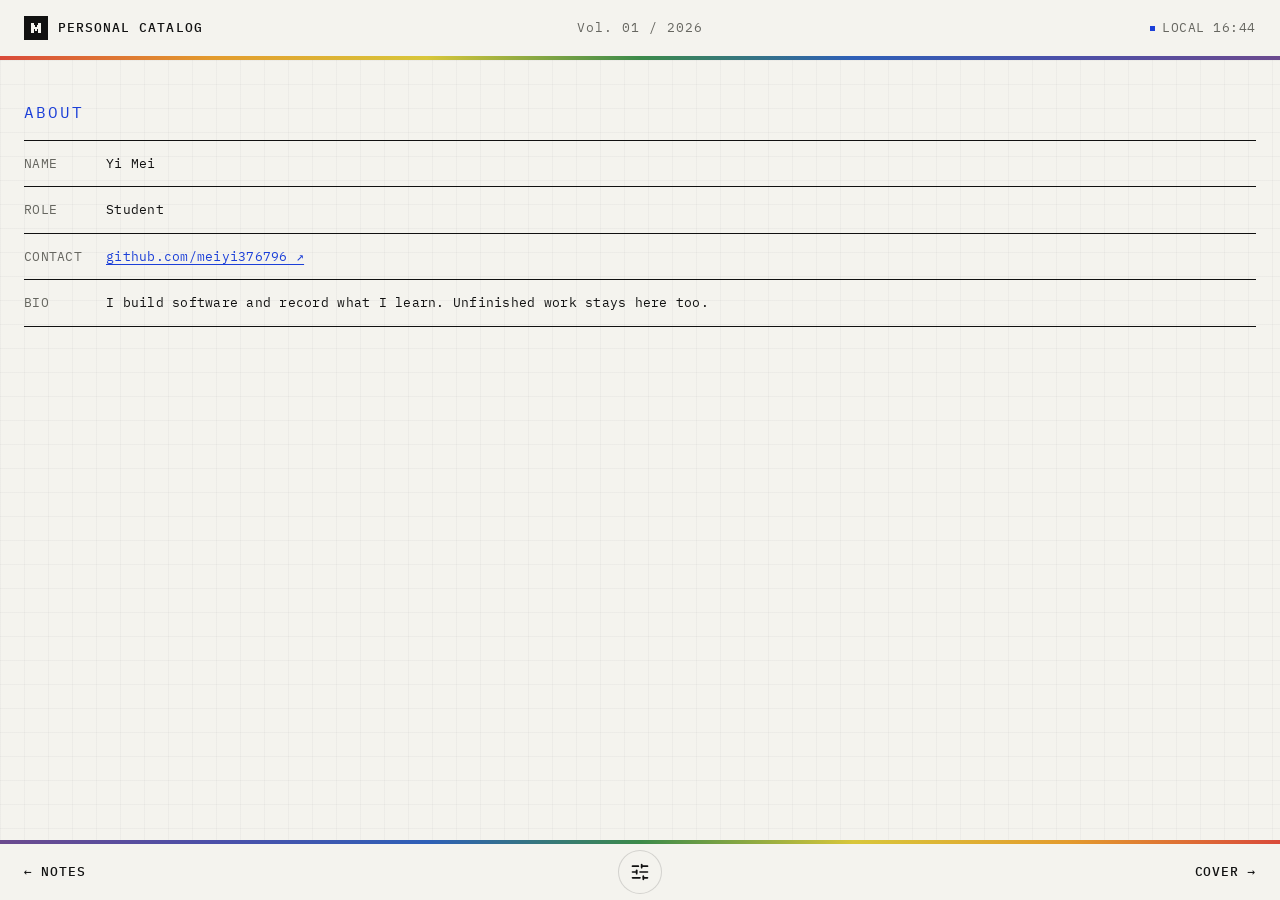
<file: about/index.html>
<!DOCTYPE html><html lang="en"><head><meta charset="utf-8"><meta name="viewport" content="width=device-width, initial-scale=1"><title>About — Personal Catalog</title><meta name="description" content="I build software and record what I learn. Unfinished work stays here too."><meta name="author" content="Yi Mei"><meta name="theme-color" content="#F4F3EE"><link rel="canonical" href="https://meiyi376796.github.io/about/"><link rel="icon" type="image/svg+xml" href="/favicon.svg"><meta property="og:type" content="website"><meta property="og:site_name" content="Personal Catalog"><meta property="og:title" content="About — Personal Catalog"><meta property="og:description" content="I build software and record what I learn. Unfinished work stays here too."><meta property="og:url" content="https://meiyi376796.github.io/about/"><meta name="twitter:card" content="summary"><meta name="twitter:title" content="About — Personal Catalog"><meta name="twitter:description" content="I build software and record what I learn. Unfinished work stays here too."><script>
      (() => {
        const root = document.documentElement;
        let theme = "system";
        try {
          const savedTheme = localStorage.getItem("catalog-theme");
          if (["system", "light", "dark"].includes(savedTheme)) theme = savedTheme;
        } catch {}
        root.dataset.themePreference = theme;
        root.dataset.theme = theme === "system"
          ? matchMedia("(prefers-color-scheme: dark)").matches ? "dark" : "light"
          : theme;
        document.querySelector('meta[name="theme-color"]')?.setAttribute(
          "content",
          root.dataset.theme === "dark" ? "#151513" : "#F4F3EE",
        );
      })();
    </script><link rel="preload" href="/_astro/libre-franklin-latin-400-normal.DNAyL8lK.woff2" as="font" type="font/woff2" crossorigin="anonymous"><link rel="preload" href="/_astro/libre-franklin-latin-700-normal.TBBKpXzk.woff2" as="font" type="font/woff2" crossorigin="anonymous"><link rel="preload" href="/_astro/ibm-plex-mono-latin-400-normal.DMJ8VG8y.woff2" as="font" type="font/woff2" crossorigin="anonymous"><link rel="preload" href="/_astro/ibm-plex-mono-latin-500-normal.DSY6xOcd.woff2" as="font" type="font/woff2" crossorigin="anonymous"><link rel="stylesheet" href="/_astro/sections.Ds-ZH4pP.css"></head><body class="site"><a class="skip" href="#main">Skip to content</a><header class="site-header"><div class="masthead"><a class="brand" href="/" aria-label="Personal Catalog, home"><span class="brand__mark" aria-hidden="true"><svg viewBox="0 0 16 16" shape-rendering="crispEdges" aria-hidden="true" focusable="false"><g fill="currentColor"><rect x="3" y="3" width="3" height="10"></rect><rect x="10" y="3" width="3" height="10"></rect><rect x="6" y="5" width="1" height="2"></rect><rect x="9" y="5" width="1" height="2"></rect><rect x="6" y="7" width="4" height="2"></rect><rect x="7" y="9" width="2" height="2"></rect></g></svg></span><span class="brand__text">Personal Catalog</span></a><span class="masthead__edition" data-volume>Vol. 01 / 2026</span><div class="clock" aria-hidden="true"><span class="clock__dot"></span><span id="clock">LOCAL</span></div></div><div class="rainbow" aria-hidden="true"></div></header><script>
  // Inline so the clock is set before the new page is captured.
  const clock = document.getElementById("clock");
  const fmt = new Intl.DateTimeFormat("en-GB", {
    hour: "2-digit",
    minute: "2-digit",
    hour12: false,
  });
  let timer;
  const tick = () => {
    const now = new Date();
    clock.textContent = `LOCAL ${fmt.format(now)}`;
    clearTimeout(timer);
    timer = window.setTimeout(
      tick,
      60000 - (now.getSeconds() * 1000 + now.getMilliseconds()),
    );
  };
  tick();
  document.addEventListener("visibilitychange", () => {
    if (!document.hidden) tick();
  });

  const brand = document.querySelector(".brand");
  const brandText = brand?.querySelector(".brand__text");

  const railStage = window.matchMedia(
    "(max-height: 480px) and (orientation: landscape) and (min-width: 448px)",
  );
  const fitBrand = () => {
    if (!brand || !brandText) return;
    brand.removeAttribute("data-compact");
    // Side rails compact the brand when the wordmark squeezes in its track, as the top bar does across the width.
    if (railStage.matches) {
      if (
        brandText.clientHeight > 0 &&
        brandText.scrollHeight > brandText.clientHeight
      ) {
        brand.setAttribute("data-compact", "");
      }
      return;
    }
    if (brandText.scrollWidth > brandText.clientWidth) {
      brand.setAttribute("data-compact", "");
    }
  };

  fitBrand();
  document.fonts?.ready.then(fitBrand);
  window.addEventListener("resize", fitBrand, { passive: true });
  // Pinch zoom moves the visual viewport without a window resize, so refit on both signals.
  window.visualViewport?.addEventListener("resize", fitBrand, { passive: true });
  window.addEventListener("pageshow", fitBrand);
  if ("ResizeObserver" in window && brandText) {
    new ResizeObserver(fitBrand).observe(brandText);
  }
</script><main class="stage" id="main" tabindex="-1"><section class="sheet" aria-label="About"><div class="sheet__main"><div class="sheet__body"><div class="sheet__head"><h1 class="sheet__title">About</h1></div><dl class="spec-table"><div><dt>Name</dt><dd>Yi Mei</dd></div><div><dt>Role</dt><dd>Student</dd></div><div><dt>Contact</dt><dd><a href="https://github.com/meiyi376796" target="_blank" rel="noopener noreferrer">github.com/meiyi376796 ↗<span class="visually-hidden"> (opens in a new tab)</span></a></dd></div><div class="spec-table__bio"><dt>Bio</dt><dd>I build software and record what I learn. Unfinished work stays here too.</dd></div></dl></div></div></section></main><footer class="bar"><div class="rainbow rainbow--reverse" aria-hidden="true"></div><div class="bar__inner"><a class="bar__link" href="/notes/" aria-label="Notes">← Notes</a><div class="preferences" data-preferences data-open="false"><button class="preferences__trigger" type="button" aria-label="Open preferences" aria-expanded="false" aria-controls="preferences-actions" data-preferences-trigger><svg class="preferences__icon lucide lucide-sliders-horizontal" width="24" height="24" viewBox="0 0 24 24" fill="none" stroke="currentColor" stroke-width="2" stroke-linecap="round" stroke-linejoin="round" aria-hidden="true" data-trigger-icon="open">
  <path d="M10 5H3" />
  <path d="M12 19H3" />
  <path d="M14 3v4" />
  <path d="M16 17v4" />
  <path d="M21 12h-9" />
  <path d="M21 19h-5" />
  <path d="M21 5h-7" />
  <path d="M8 10v4" />
  <path d="M8 12H3" />
</svg><svg class="preferences__icon lucide lucide-x" width="24" height="24" viewBox="0 0 24 24" fill="none" stroke="currentColor" stroke-width="2" stroke-linecap="round" stroke-linejoin="round" aria-hidden="true" data-trigger-icon="close" style="visibility: hidden;">
  <path d="M18 6 6 18" />
  <path d="m6 6 12 12" />
</svg></button><div class="preferences__actions" id="preferences-actions" role="group" aria-label="Preference actions" aria-hidden="true" inert data-preferences-actions><div class="preferences__action preferences__action--theme"><button class="preferences__control" type="button" aria-label="Appearance: System. Switch to Light." tabindex="-1" data-theme-cycle><svg class="preferences__icon lucide lucide-sun-moon" width="24" height="24" viewBox="0 0 24 24" fill="none" stroke="currentColor" stroke-width="2" stroke-linecap="round" stroke-linejoin="round" aria-hidden="true" data-theme-icon="system">
  <path d="M12 2v2" />
  <path d="M14.837 16.385a6 6 0 1 1-7.223-7.222c.624-.147.97.66.715 1.248a4 4 0 0 0 5.26 5.259c.589-.255 1.396.09 1.248.715" />
  <path d="M16 12a4 4 0 0 0-4-4" />
  <path d="m19 5-1.256 1.256" />
  <path d="M20 12h2" />
</svg><svg class="preferences__icon lucide lucide-sun" width="24" height="24" viewBox="0 0 24 24" fill="none" stroke="currentColor" stroke-width="2" stroke-linecap="round" stroke-linejoin="round" aria-hidden="true" data-theme-icon="light" style="display: none;">
  <circle cx="12" cy="12" r="4" />
  <path d="M12 2v2" />
  <path d="M12 20v2" />
  <path d="m4.93 4.93 1.41 1.41" />
  <path d="m17.66 17.66 1.41 1.41" />
  <path d="M2 12h2" />
  <path d="M20 12h2" />
  <path d="m6.34 17.66-1.41 1.41" />
  <path d="m19.07 4.93-1.41 1.41" />
</svg><svg class="preferences__icon lucide lucide-moon" width="24" height="24" viewBox="0 0 24 24" fill="none" stroke="currentColor" stroke-width="2" stroke-linecap="round" stroke-linejoin="round" aria-hidden="true" data-theme-icon="dark" style="display: none;">
  <path d="M20.985 12.486a9 9 0 1 1-9.473-9.472c.405-.022.617.46.402.803a6 6 0 0 0 8.268 8.268c.344-.215.825-.004.803.401" />
</svg></button><span class="preferences__tooltip" aria-hidden="true"><span>Appearance</span><strong data-theme-current>System</strong></span></div><div class="preferences__action preferences__action--tilt" data-tilt-item hidden><button class="preferences__control" type="button" role="switch" aria-checked="false" aria-label="Device tilt: Off" aria-disabled="false" tabindex="-1" data-tilt-toggle><svg class="preferences__icon lucide lucide-rotate-3-d" width="24" height="24" viewBox="0 0 24 24" fill="none" stroke="currentColor" stroke-width="2" stroke-linecap="round" stroke-linejoin="round" aria-hidden="true">
  <path d="m15.194 13.707 3.814 1.86-1.86 3.814" />
  <path d="M16.47214 7.52786 A 5 10 0 1 0 13 21.79796" />
  <path d="M21.79796 11 A 10 5 0 1 0 19 15.57071" />
</svg></button><span class="preferences__tooltip" aria-hidden="true"><span>Device tilt</span><strong data-tilt-current>Off</strong></span></div></div></div><script type="module">var e=`catalog-theme`,t=[`system`,`light`,`dark`],n={system:`System`,light:`Light`,dark:`Dark`},r=window.matchMedia(`(prefers-color-scheme: dark)`),i=()=>{try{let t=localStorage.getItem(e);return t===`light`||t===`dark`||t===`system`?t:`system`}catch{return`system`}};function a(){let a=document.documentElement,o=document.querySelector(`meta[name="theme-color"]`),s=document.querySelector(`[data-preferences]`),c=document.querySelector(`[data-preferences-trigger]`),l=document.querySelector(`[data-preferences-actions]`),u=document.querySelector(`[data-theme-cycle]`),d=document.querySelector(`[data-theme-current]`);if(!s||!c||!l||!u)return;let f=c.querySelectorAll(`[data-trigger-icon]`),p=u.querySelectorAll(`[data-theme-icon]`),m=l.querySelectorAll(`button`),h=!1,g=(e,t=!1)=>{h=e,!h&&l.contains(document.activeElement)&&c.focus({preventScroll:!0}),s.dataset.open=String(h),c.setAttribute(`aria-expanded`,String(h)),c.setAttribute(`aria-label`,h?`Close preferences`:`Open preferences`),f.forEach(e=>{e.style.visibility=e.dataset.triggerIcon===`close`===h?`visible`:`hidden`}),l.setAttribute(`aria-hidden`,String(!h)),l.toggleAttribute(`inert`,!h),m.forEach(e=>{e.tabIndex=h?0:-1}),t&&c.focus()},_=(i,s=!0)=>{a.dataset.themePreference=i,a.dataset.theme=i===`system`?r.matches?`dark`:`light`:i,o&&(o.content=getComputedStyle(a).getPropertyValue(`--paper`).trim());let c=n[i],l=t[(t.indexOf(i)+1)%t.length];if(d&&(d.textContent=c),u.setAttribute(`aria-label`,`Appearance: ${c}. Switch to ${n[l]}.`),p.forEach(e=>{e.style.display=e.dataset.themeIcon===i?``:`none`}),s)try{localStorage.setItem(e,i)}catch{}};_(i(),!1),g(!1),c.addEventListener(`click`,()=>g(!h)),u.addEventListener(`click`,()=>{let e=a.dataset.themePreference,n=t[(t.indexOf(e)+1)%t.length];_(n)}),document.addEventListener(`pointerdown`,e=>{h&&!s.contains(e.target)&&g(!1)}),document.addEventListener(`keydown`,e=>{h&&e.key===`Escape`&&(e.preventDefault(),g(!1,!0))}),window.addEventListener(`pagehide`,()=>g(!1)),r.addEventListener(`change`,()=>{a.dataset.themePreference===`system`&&_(`system`,!1)}),window.addEventListener(`storage`,t=>{t.key===e&&_(i(),!1)})}a();</script><a class="bar__link bar__link--next" href="/" aria-label="Cover">Cover →</a></div></footer><script type="module">var e=document.querySelector(`[data-scroll-top]`),t=document.querySelector(`.stage`);e?.addEventListener(`click`,e=>{if(!t)return;e.preventDefault();let n=window.matchMedia(`(prefers-reduced-motion: reduce)`).matches;t.scrollTo({top:0,behavior:n?`auto`:`smooth`})});</script><div class="gate gate--narrow"><p class="gate__kicker">Minimum viewport</p><p class="gate__title">320 px</p><p class="gate__note">Zoom out to continue.</p></div><div class="gate gate--short"><p class="gate__kicker">Minimum height</p><p class="gate__title">256 px</p><p class="gate__note">Zoom out to continue.</p></div><div class="gate gate--fallback"><p class="gate__kicker">Unsupported browser</p><p class="gate__title">Update required.</p><p class="gate__note">This catalog needs a current browser.</p></div><script type="module">var e=e=>String(e).padStart(2,`0`),t={startYear:2026,rolloverMonth:5,rolloverDay:27},{label:n}=((n=new Date)=>{let r=t.rolloverMonth-1,i=n.getFullYear();return n.getMonth()>r||n.getMonth()===r&&n.getDate()>=t.rolloverDay||--i,i=Math.max(i,t.startYear),{label:`Vol. ${e(i-t.startYear+1)} / ${i}`}})();document.querySelectorAll(`[data-volume]`).forEach(e=>{e.textContent=n});</script></body></html>
</file>
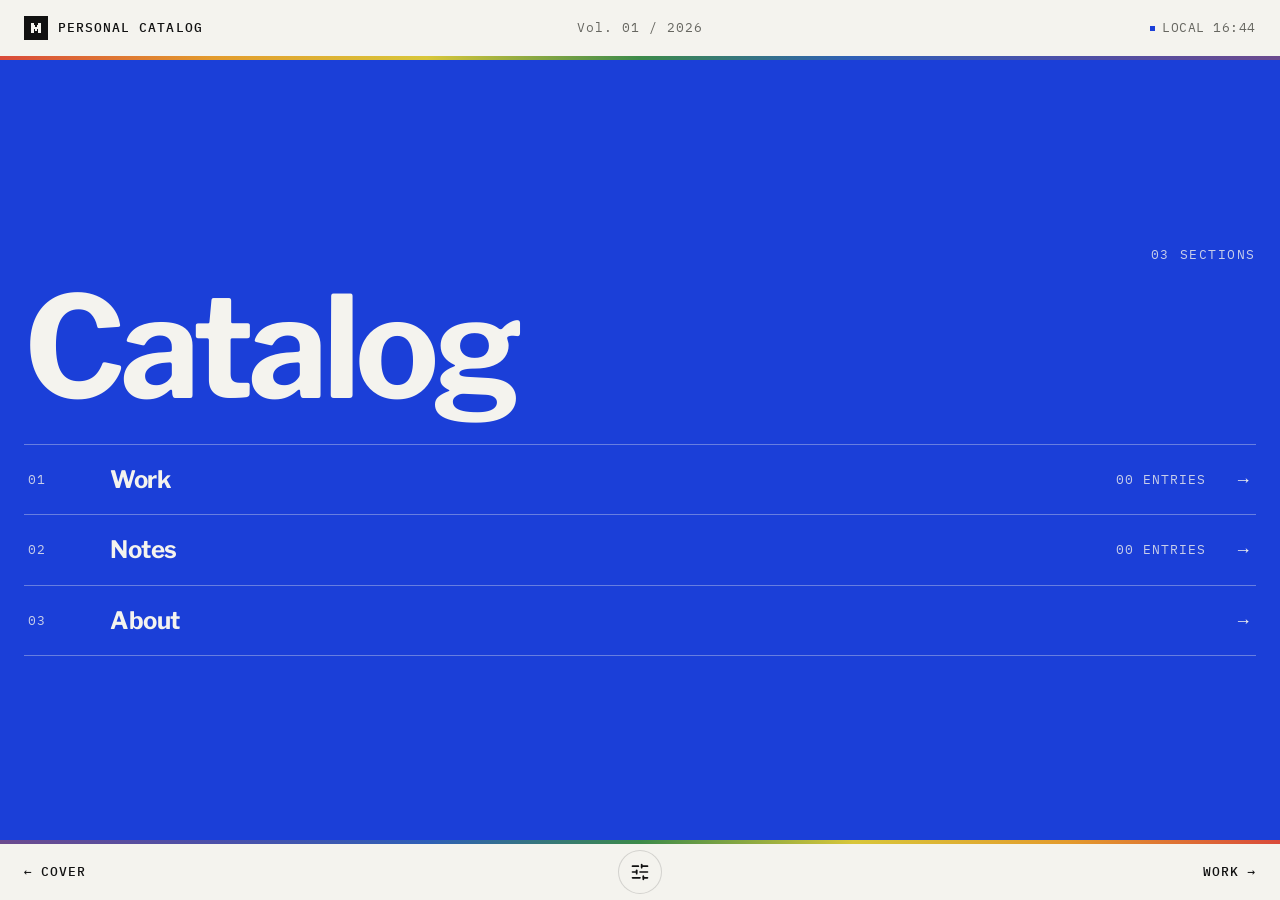
<file: catalog/index.html>
<!DOCTYPE html><html lang="en"><head><meta charset="utf-8"><meta name="viewport" content="width=device-width, initial-scale=1"><title>Catalog — Personal Catalog</title><meta name="description" content="Work, notes, and about — my catalog."><meta name="author" content="Yi Mei"><meta name="theme-color" content="#F4F3EE"><link rel="canonical" href="https://meiyi376796.github.io/catalog/"><link rel="icon" type="image/svg+xml" href="/favicon.svg"><meta property="og:type" content="website"><meta property="og:site_name" content="Personal Catalog"><meta property="og:title" content="Catalog — Personal Catalog"><meta property="og:description" content="Work, notes, and about — my catalog."><meta property="og:url" content="https://meiyi376796.github.io/catalog/"><meta name="twitter:card" content="summary"><meta name="twitter:title" content="Catalog — Personal Catalog"><meta name="twitter:description" content="Work, notes, and about — my catalog."><script>
      (() => {
        const root = document.documentElement;
        let theme = "system";
        try {
          const savedTheme = localStorage.getItem("catalog-theme");
          if (["system", "light", "dark"].includes(savedTheme)) theme = savedTheme;
        } catch {}
        root.dataset.themePreference = theme;
        root.dataset.theme = theme === "system"
          ? matchMedia("(prefers-color-scheme: dark)").matches ? "dark" : "light"
          : theme;
        document.querySelector('meta[name="theme-color"]')?.setAttribute(
          "content",
          root.dataset.theme === "dark" ? "#151513" : "#F4F3EE",
        );
      })();
    </script><link rel="preload" href="/_astro/libre-franklin-latin-400-normal.DNAyL8lK.woff2" as="font" type="font/woff2" crossorigin="anonymous"><link rel="preload" href="/_astro/libre-franklin-latin-700-normal.TBBKpXzk.woff2" as="font" type="font/woff2" crossorigin="anonymous"><link rel="preload" href="/_astro/ibm-plex-mono-latin-400-normal.DMJ8VG8y.woff2" as="font" type="font/woff2" crossorigin="anonymous"><link rel="preload" href="/_astro/ibm-plex-mono-latin-500-normal.DSY6xOcd.woff2" as="font" type="font/woff2" crossorigin="anonymous"><link rel="stylesheet" href="/_astro/sections.Ds-ZH4pP.css"></head><body class="site"><a class="skip" href="#main">Skip to content</a><header class="site-header"><div class="masthead"><a class="brand" href="/" aria-label="Personal Catalog, home"><span class="brand__mark" aria-hidden="true"><svg viewBox="0 0 16 16" shape-rendering="crispEdges" aria-hidden="true" focusable="false"><g fill="currentColor"><rect x="3" y="3" width="3" height="10"></rect><rect x="10" y="3" width="3" height="10"></rect><rect x="6" y="5" width="1" height="2"></rect><rect x="9" y="5" width="1" height="2"></rect><rect x="6" y="7" width="4" height="2"></rect><rect x="7" y="9" width="2" height="2"></rect></g></svg></span><span class="brand__text">Personal Catalog</span></a><span class="masthead__edition" data-volume>Vol. 01 / 2026</span><div class="clock" aria-hidden="true"><span class="clock__dot"></span><span id="clock">LOCAL</span></div></div><div class="rainbow" aria-hidden="true"></div></header><script>
  // Inline so the clock is set before the new page is captured.
  const clock = document.getElementById("clock");
  const fmt = new Intl.DateTimeFormat("en-GB", {
    hour: "2-digit",
    minute: "2-digit",
    hour12: false,
  });
  let timer;
  const tick = () => {
    const now = new Date();
    clock.textContent = `LOCAL ${fmt.format(now)}`;
    clearTimeout(timer);
    timer = window.setTimeout(
      tick,
      60000 - (now.getSeconds() * 1000 + now.getMilliseconds()),
    );
  };
  tick();
  document.addEventListener("visibilitychange", () => {
    if (!document.hidden) tick();
  });

  const brand = document.querySelector(".brand");
  const brandText = brand?.querySelector(".brand__text");

  const railStage = window.matchMedia(
    "(max-height: 480px) and (orientation: landscape) and (min-width: 448px)",
  );
  const fitBrand = () => {
    if (!brand || !brandText) return;
    brand.removeAttribute("data-compact");
    // Side rails compact the brand when the wordmark squeezes in its track, as the top bar does across the width.
    if (railStage.matches) {
      if (
        brandText.clientHeight > 0 &&
        brandText.scrollHeight > brandText.clientHeight
      ) {
        brand.setAttribute("data-compact", "");
      }
      return;
    }
    if (brandText.scrollWidth > brandText.clientWidth) {
      brand.setAttribute("data-compact", "");
    }
  };

  fitBrand();
  document.fonts?.ready.then(fitBrand);
  window.addEventListener("resize", fitBrand, { passive: true });
  // Pinch zoom moves the visual viewport without a window resize, so refit on both signals.
  window.visualViewport?.addEventListener("resize", fitBrand, { passive: true });
  window.addEventListener("pageshow", fitBrand);
  if ("ResizeObserver" in window && brandText) {
    new ResizeObserver(fitBrand).observe(brandText);
  }
</script><main class="stage" id="main" tabindex="-1"><section class="panel catalog" aria-label="Catalog"><div class="catalog__inner"><div class="catalog__top"><span>03 Sections</span></div><h1 class="catalog__title">Catalog</h1><nav class="catalog__index" aria-label="Catalog index"><a class="index-row" href="/work/"><span class="catalog__no">01</span><span class="catalog__name">Work</span><span class="catalog__count">00 Entries</span><span class="catalog__arrow" aria-hidden="true">→</span></a><a class="index-row" href="/notes/"><span class="catalog__no">02</span><span class="catalog__name">Notes</span><span class="catalog__count">00 Entries</span><span class="catalog__arrow" aria-hidden="true">→</span></a><a class="index-row" href="/about/"><span class="catalog__no">03</span><span class="catalog__name">About</span><span class="catalog__arrow" aria-hidden="true">→</span></a></nav></div></section></main><footer class="bar"><div class="rainbow rainbow--reverse" aria-hidden="true"></div><div class="bar__inner"><a class="bar__link" href="/" aria-label="Cover">← Cover</a><div class="preferences" data-preferences data-open="false"><button class="preferences__trigger" type="button" aria-label="Open preferences" aria-expanded="false" aria-controls="preferences-actions" data-preferences-trigger><svg class="preferences__icon lucide lucide-sliders-horizontal" width="24" height="24" viewBox="0 0 24 24" fill="none" stroke="currentColor" stroke-width="2" stroke-linecap="round" stroke-linejoin="round" aria-hidden="true" data-trigger-icon="open">
  <path d="M10 5H3" />
  <path d="M12 19H3" />
  <path d="M14 3v4" />
  <path d="M16 17v4" />
  <path d="M21 12h-9" />
  <path d="M21 19h-5" />
  <path d="M21 5h-7" />
  <path d="M8 10v4" />
  <path d="M8 12H3" />
</svg><svg class="preferences__icon lucide lucide-x" width="24" height="24" viewBox="0 0 24 24" fill="none" stroke="currentColor" stroke-width="2" stroke-linecap="round" stroke-linejoin="round" aria-hidden="true" data-trigger-icon="close" style="visibility: hidden;">
  <path d="M18 6 6 18" />
  <path d="m6 6 12 12" />
</svg></button><div class="preferences__actions" id="preferences-actions" role="group" aria-label="Preference actions" aria-hidden="true" inert data-preferences-actions><div class="preferences__action preferences__action--theme"><button class="preferences__control" type="button" aria-label="Appearance: System. Switch to Light." tabindex="-1" data-theme-cycle><svg class="preferences__icon lucide lucide-sun-moon" width="24" height="24" viewBox="0 0 24 24" fill="none" stroke="currentColor" stroke-width="2" stroke-linecap="round" stroke-linejoin="round" aria-hidden="true" data-theme-icon="system">
  <path d="M12 2v2" />
  <path d="M14.837 16.385a6 6 0 1 1-7.223-7.222c.624-.147.97.66.715 1.248a4 4 0 0 0 5.26 5.259c.589-.255 1.396.09 1.248.715" />
  <path d="M16 12a4 4 0 0 0-4-4" />
  <path d="m19 5-1.256 1.256" />
  <path d="M20 12h2" />
</svg><svg class="preferences__icon lucide lucide-sun" width="24" height="24" viewBox="0 0 24 24" fill="none" stroke="currentColor" stroke-width="2" stroke-linecap="round" stroke-linejoin="round" aria-hidden="true" data-theme-icon="light" style="display: none;">
  <circle cx="12" cy="12" r="4" />
  <path d="M12 2v2" />
  <path d="M12 20v2" />
  <path d="m4.93 4.93 1.41 1.41" />
  <path d="m17.66 17.66 1.41 1.41" />
  <path d="M2 12h2" />
  <path d="M20 12h2" />
  <path d="m6.34 17.66-1.41 1.41" />
  <path d="m19.07 4.93-1.41 1.41" />
</svg><svg class="preferences__icon lucide lucide-moon" width="24" height="24" viewBox="0 0 24 24" fill="none" stroke="currentColor" stroke-width="2" stroke-linecap="round" stroke-linejoin="round" aria-hidden="true" data-theme-icon="dark" style="display: none;">
  <path d="M20.985 12.486a9 9 0 1 1-9.473-9.472c.405-.022.617.46.402.803a6 6 0 0 0 8.268 8.268c.344-.215.825-.004.803.401" />
</svg></button><span class="preferences__tooltip" aria-hidden="true"><span>Appearance</span><strong data-theme-current>System</strong></span></div><div class="preferences__action preferences__action--tilt" data-tilt-item hidden><button class="preferences__control" type="button" role="switch" aria-checked="false" aria-label="Device tilt: Off" aria-disabled="false" tabindex="-1" data-tilt-toggle><svg class="preferences__icon lucide lucide-rotate-3-d" width="24" height="24" viewBox="0 0 24 24" fill="none" stroke="currentColor" stroke-width="2" stroke-linecap="round" stroke-linejoin="round" aria-hidden="true">
  <path d="m15.194 13.707 3.814 1.86-1.86 3.814" />
  <path d="M16.47214 7.52786 A 5 10 0 1 0 13 21.79796" />
  <path d="M21.79796 11 A 10 5 0 1 0 19 15.57071" />
</svg></button><span class="preferences__tooltip" aria-hidden="true"><span>Device tilt</span><strong data-tilt-current>Off</strong></span></div></div></div><script type="module">var e=`catalog-theme`,t=[`system`,`light`,`dark`],n={system:`System`,light:`Light`,dark:`Dark`},r=window.matchMedia(`(prefers-color-scheme: dark)`),i=()=>{try{let t=localStorage.getItem(e);return t===`light`||t===`dark`||t===`system`?t:`system`}catch{return`system`}};function a(){let a=document.documentElement,o=document.querySelector(`meta[name="theme-color"]`),s=document.querySelector(`[data-preferences]`),c=document.querySelector(`[data-preferences-trigger]`),l=document.querySelector(`[data-preferences-actions]`),u=document.querySelector(`[data-theme-cycle]`),d=document.querySelector(`[data-theme-current]`);if(!s||!c||!l||!u)return;let f=c.querySelectorAll(`[data-trigger-icon]`),p=u.querySelectorAll(`[data-theme-icon]`),m=l.querySelectorAll(`button`),h=!1,g=(e,t=!1)=>{h=e,!h&&l.contains(document.activeElement)&&c.focus({preventScroll:!0}),s.dataset.open=String(h),c.setAttribute(`aria-expanded`,String(h)),c.setAttribute(`aria-label`,h?`Close preferences`:`Open preferences`),f.forEach(e=>{e.style.visibility=e.dataset.triggerIcon===`close`===h?`visible`:`hidden`}),l.setAttribute(`aria-hidden`,String(!h)),l.toggleAttribute(`inert`,!h),m.forEach(e=>{e.tabIndex=h?0:-1}),t&&c.focus()},_=(i,s=!0)=>{a.dataset.themePreference=i,a.dataset.theme=i===`system`?r.matches?`dark`:`light`:i,o&&(o.content=getComputedStyle(a).getPropertyValue(`--paper`).trim());let c=n[i],l=t[(t.indexOf(i)+1)%t.length];if(d&&(d.textContent=c),u.setAttribute(`aria-label`,`Appearance: ${c}. Switch to ${n[l]}.`),p.forEach(e=>{e.style.display=e.dataset.themeIcon===i?``:`none`}),s)try{localStorage.setItem(e,i)}catch{}};_(i(),!1),g(!1),c.addEventListener(`click`,()=>g(!h)),u.addEventListener(`click`,()=>{let e=a.dataset.themePreference,n=t[(t.indexOf(e)+1)%t.length];_(n)}),document.addEventListener(`pointerdown`,e=>{h&&!s.contains(e.target)&&g(!1)}),document.addEventListener(`keydown`,e=>{h&&e.key===`Escape`&&(e.preventDefault(),g(!1,!0))}),window.addEventListener(`pagehide`,()=>g(!1)),r.addEventListener(`change`,()=>{a.dataset.themePreference===`system`&&_(`system`,!1)}),window.addEventListener(`storage`,t=>{t.key===e&&_(i(),!1)})}a();</script><a class="bar__link bar__link--next" href="/work/" aria-label="Work">Work →</a></div></footer><script type="module">var e=document.querySelector(`[data-scroll-top]`),t=document.querySelector(`.stage`);e?.addEventListener(`click`,e=>{if(!t)return;e.preventDefault();let n=window.matchMedia(`(prefers-reduced-motion: reduce)`).matches;t.scrollTo({top:0,behavior:n?`auto`:`smooth`})});</script><div class="gate gate--narrow"><p class="gate__kicker">Minimum viewport</p><p class="gate__title">320 px</p><p class="gate__note">Zoom out to continue.</p></div><div class="gate gate--short"><p class="gate__kicker">Minimum height</p><p class="gate__title">256 px</p><p class="gate__note">Zoom out to continue.</p></div><div class="gate gate--fallback"><p class="gate__kicker">Unsupported browser</p><p class="gate__title">Update required.</p><p class="gate__note">This catalog needs a current browser.</p></div><script type="module">var e=e=>String(e).padStart(2,`0`),t={startYear:2026,rolloverMonth:5,rolloverDay:27},{label:n}=((n=new Date)=>{let r=t.rolloverMonth-1,i=n.getFullYear();return n.getMonth()>r||n.getMonth()===r&&n.getDate()>=t.rolloverDay||--i,i=Math.max(i,t.startYear),{label:`Vol. ${e(i-t.startYear+1)} / ${i}`}})();document.querySelectorAll(`[data-volume]`).forEach(e=>{e.textContent=n});</script></body></html>
</file>
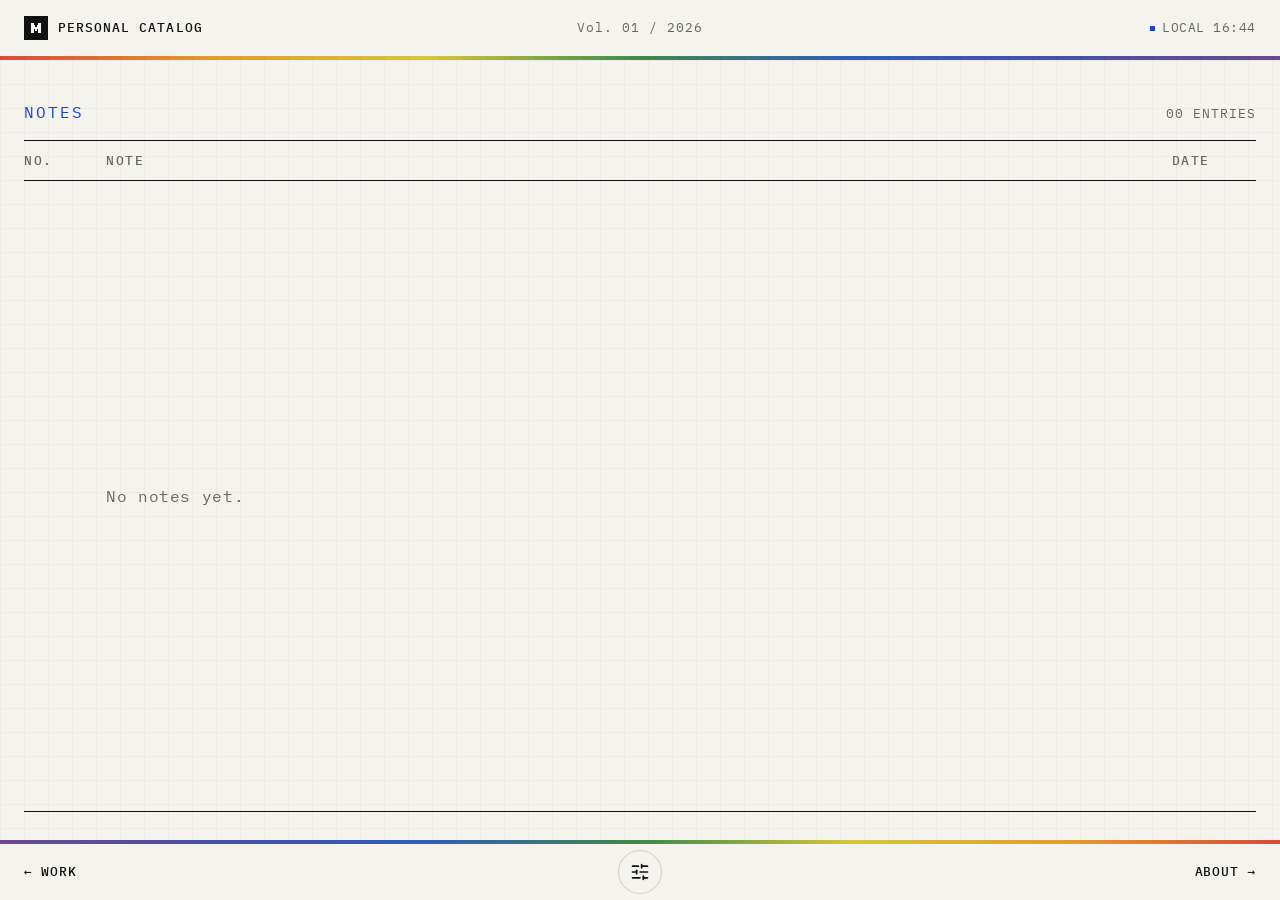
<file: notes/index.html>
<!DOCTYPE html><html lang="en"><head><meta charset="utf-8"><meta name="viewport" content="width=device-width, initial-scale=1"><title>Notes — Personal Catalog</title><meta name="description" content="Notes and records I keep."><meta name="author" content="Yi Mei"><meta name="theme-color" content="#F4F3EE"><link rel="canonical" href="https://meiyi376796.github.io/notes/"><link rel="icon" type="image/svg+xml" href="/favicon.svg"><meta property="og:type" content="website"><meta property="og:site_name" content="Personal Catalog"><meta property="og:title" content="Notes — Personal Catalog"><meta property="og:description" content="Notes and records I keep."><meta property="og:url" content="https://meiyi376796.github.io/notes/"><meta name="twitter:card" content="summary"><meta name="twitter:title" content="Notes — Personal Catalog"><meta name="twitter:description" content="Notes and records I keep."><script>
      (() => {
        const root = document.documentElement;
        let theme = "system";
        try {
          const savedTheme = localStorage.getItem("catalog-theme");
          if (["system", "light", "dark"].includes(savedTheme)) theme = savedTheme;
        } catch {}
        root.dataset.themePreference = theme;
        root.dataset.theme = theme === "system"
          ? matchMedia("(prefers-color-scheme: dark)").matches ? "dark" : "light"
          : theme;
        document.querySelector('meta[name="theme-color"]')?.setAttribute(
          "content",
          root.dataset.theme === "dark" ? "#151513" : "#F4F3EE",
        );
      })();
    </script><link rel="preload" href="/_astro/libre-franklin-latin-400-normal.DNAyL8lK.woff2" as="font" type="font/woff2" crossorigin="anonymous"><link rel="preload" href="/_astro/libre-franklin-latin-700-normal.TBBKpXzk.woff2" as="font" type="font/woff2" crossorigin="anonymous"><link rel="preload" href="/_astro/ibm-plex-mono-latin-400-normal.DMJ8VG8y.woff2" as="font" type="font/woff2" crossorigin="anonymous"><link rel="preload" href="/_astro/ibm-plex-mono-latin-500-normal.DSY6xOcd.woff2" as="font" type="font/woff2" crossorigin="anonymous"><link rel="stylesheet" href="/_astro/sections.Ds-ZH4pP.css"></head><body class="site"><a class="skip" href="#main">Skip to content</a><header class="site-header"><div class="masthead"><a class="brand" href="/" aria-label="Personal Catalog, home"><span class="brand__mark" aria-hidden="true"><svg viewBox="0 0 16 16" shape-rendering="crispEdges" aria-hidden="true" focusable="false"><g fill="currentColor"><rect x="3" y="3" width="3" height="10"></rect><rect x="10" y="3" width="3" height="10"></rect><rect x="6" y="5" width="1" height="2"></rect><rect x="9" y="5" width="1" height="2"></rect><rect x="6" y="7" width="4" height="2"></rect><rect x="7" y="9" width="2" height="2"></rect></g></svg></span><span class="brand__text">Personal Catalog</span></a><span class="masthead__edition" data-volume>Vol. 01 / 2026</span><div class="clock" aria-hidden="true"><span class="clock__dot"></span><span id="clock">LOCAL</span></div></div><div class="rainbow" aria-hidden="true"></div></header><script>
  // Inline so the clock is set before the new page is captured.
  const clock = document.getElementById("clock");
  const fmt = new Intl.DateTimeFormat("en-GB", {
    hour: "2-digit",
    minute: "2-digit",
    hour12: false,
  });
  let timer;
  const tick = () => {
    const now = new Date();
    clock.textContent = `LOCAL ${fmt.format(now)}`;
    clearTimeout(timer);
    timer = window.setTimeout(
      tick,
      60000 - (now.getSeconds() * 1000 + now.getMilliseconds()),
    );
  };
  tick();
  document.addEventListener("visibilitychange", () => {
    if (!document.hidden) tick();
  });

  const brand = document.querySelector(".brand");
  const brandText = brand?.querySelector(".brand__text");

  const railStage = window.matchMedia(
    "(max-height: 480px) and (orientation: landscape) and (min-width: 448px)",
  );
  const fitBrand = () => {
    if (!brand || !brandText) return;
    brand.removeAttribute("data-compact");
    // Side rails compact the brand when the wordmark squeezes in its track, as the top bar does across the width.
    if (railStage.matches) {
      if (
        brandText.clientHeight > 0 &&
        brandText.scrollHeight > brandText.clientHeight
      ) {
        brand.setAttribute("data-compact", "");
      }
      return;
    }
    if (brandText.scrollWidth > brandText.clientWidth) {
      brand.setAttribute("data-compact", "");
    }
  };

  fitBrand();
  document.fonts?.ready.then(fitBrand);
  window.addEventListener("resize", fitBrand, { passive: true });
  // Pinch zoom moves the visual viewport without a window resize, so refit on both signals.
  window.visualViewport?.addEventListener("resize", fitBrand, { passive: true });
  window.addEventListener("pageshow", fitBrand);
  if ("ResizeObserver" in window && brandText) {
    new ResizeObserver(fitBrand).observe(brandText);
  }
</script><main class="stage" id="main" tabindex="-1"><section class="sheet" aria-label="Notes"><div class="sheet__main"><div class="sheet__body"><div class="sheet__head"><h1 class="sheet__title">Notes</h1><span class="sheet__count">00 Entries</span></div><div class="ledger"><div class="ledger__row ledger__row--head"><span>No.</span><span>Note</span><span>Date</span></div><div class="ledger__empty"><p>No notes yet.</p></div></div></div></div></section></main><footer class="bar"><div class="rainbow rainbow--reverse" aria-hidden="true"></div><div class="bar__inner"><a class="bar__link" href="/work/" aria-label="Work">← Work</a><div class="preferences" data-preferences data-open="false"><button class="preferences__trigger" type="button" aria-label="Open preferences" aria-expanded="false" aria-controls="preferences-actions" data-preferences-trigger><svg class="preferences__icon lucide lucide-sliders-horizontal" width="24" height="24" viewBox="0 0 24 24" fill="none" stroke="currentColor" stroke-width="2" stroke-linecap="round" stroke-linejoin="round" aria-hidden="true" data-trigger-icon="open">
  <path d="M10 5H3" />
  <path d="M12 19H3" />
  <path d="M14 3v4" />
  <path d="M16 17v4" />
  <path d="M21 12h-9" />
  <path d="M21 19h-5" />
  <path d="M21 5h-7" />
  <path d="M8 10v4" />
  <path d="M8 12H3" />
</svg><svg class="preferences__icon lucide lucide-x" width="24" height="24" viewBox="0 0 24 24" fill="none" stroke="currentColor" stroke-width="2" stroke-linecap="round" stroke-linejoin="round" aria-hidden="true" data-trigger-icon="close" style="visibility: hidden;">
  <path d="M18 6 6 18" />
  <path d="m6 6 12 12" />
</svg></button><div class="preferences__actions" id="preferences-actions" role="group" aria-label="Preference actions" aria-hidden="true" inert data-preferences-actions><div class="preferences__action preferences__action--theme"><button class="preferences__control" type="button" aria-label="Appearance: System. Switch to Light." tabindex="-1" data-theme-cycle><svg class="preferences__icon lucide lucide-sun-moon" width="24" height="24" viewBox="0 0 24 24" fill="none" stroke="currentColor" stroke-width="2" stroke-linecap="round" stroke-linejoin="round" aria-hidden="true" data-theme-icon="system">
  <path d="M12 2v2" />
  <path d="M14.837 16.385a6 6 0 1 1-7.223-7.222c.624-.147.97.66.715 1.248a4 4 0 0 0 5.26 5.259c.589-.255 1.396.09 1.248.715" />
  <path d="M16 12a4 4 0 0 0-4-4" />
  <path d="m19 5-1.256 1.256" />
  <path d="M20 12h2" />
</svg><svg class="preferences__icon lucide lucide-sun" width="24" height="24" viewBox="0 0 24 24" fill="none" stroke="currentColor" stroke-width="2" stroke-linecap="round" stroke-linejoin="round" aria-hidden="true" data-theme-icon="light" style="display: none;">
  <circle cx="12" cy="12" r="4" />
  <path d="M12 2v2" />
  <path d="M12 20v2" />
  <path d="m4.93 4.93 1.41 1.41" />
  <path d="m17.66 17.66 1.41 1.41" />
  <path d="M2 12h2" />
  <path d="M20 12h2" />
  <path d="m6.34 17.66-1.41 1.41" />
  <path d="m19.07 4.93-1.41 1.41" />
</svg><svg class="preferences__icon lucide lucide-moon" width="24" height="24" viewBox="0 0 24 24" fill="none" stroke="currentColor" stroke-width="2" stroke-linecap="round" stroke-linejoin="round" aria-hidden="true" data-theme-icon="dark" style="display: none;">
  <path d="M20.985 12.486a9 9 0 1 1-9.473-9.472c.405-.022.617.46.402.803a6 6 0 0 0 8.268 8.268c.344-.215.825-.004.803.401" />
</svg></button><span class="preferences__tooltip" aria-hidden="true"><span>Appearance</span><strong data-theme-current>System</strong></span></div><div class="preferences__action preferences__action--tilt" data-tilt-item hidden><button class="preferences__control" type="button" role="switch" aria-checked="false" aria-label="Device tilt: Off" aria-disabled="false" tabindex="-1" data-tilt-toggle><svg class="preferences__icon lucide lucide-rotate-3-d" width="24" height="24" viewBox="0 0 24 24" fill="none" stroke="currentColor" stroke-width="2" stroke-linecap="round" stroke-linejoin="round" aria-hidden="true">
  <path d="m15.194 13.707 3.814 1.86-1.86 3.814" />
  <path d="M16.47214 7.52786 A 5 10 0 1 0 13 21.79796" />
  <path d="M21.79796 11 A 10 5 0 1 0 19 15.57071" />
</svg></button><span class="preferences__tooltip" aria-hidden="true"><span>Device tilt</span><strong data-tilt-current>Off</strong></span></div></div></div><script type="module">var e=`catalog-theme`,t=[`system`,`light`,`dark`],n={system:`System`,light:`Light`,dark:`Dark`},r=window.matchMedia(`(prefers-color-scheme: dark)`),i=()=>{try{let t=localStorage.getItem(e);return t===`light`||t===`dark`||t===`system`?t:`system`}catch{return`system`}};function a(){let a=document.documentElement,o=document.querySelector(`meta[name="theme-color"]`),s=document.querySelector(`[data-preferences]`),c=document.querySelector(`[data-preferences-trigger]`),l=document.querySelector(`[data-preferences-actions]`),u=document.querySelector(`[data-theme-cycle]`),d=document.querySelector(`[data-theme-current]`);if(!s||!c||!l||!u)return;let f=c.querySelectorAll(`[data-trigger-icon]`),p=u.querySelectorAll(`[data-theme-icon]`),m=l.querySelectorAll(`button`),h=!1,g=(e,t=!1)=>{h=e,!h&&l.contains(document.activeElement)&&c.focus({preventScroll:!0}),s.dataset.open=String(h),c.setAttribute(`aria-expanded`,String(h)),c.setAttribute(`aria-label`,h?`Close preferences`:`Open preferences`),f.forEach(e=>{e.style.visibility=e.dataset.triggerIcon===`close`===h?`visible`:`hidden`}),l.setAttribute(`aria-hidden`,String(!h)),l.toggleAttribute(`inert`,!h),m.forEach(e=>{e.tabIndex=h?0:-1}),t&&c.focus()},_=(i,s=!0)=>{a.dataset.themePreference=i,a.dataset.theme=i===`system`?r.matches?`dark`:`light`:i,o&&(o.content=getComputedStyle(a).getPropertyValue(`--paper`).trim());let c=n[i],l=t[(t.indexOf(i)+1)%t.length];if(d&&(d.textContent=c),u.setAttribute(`aria-label`,`Appearance: ${c}. Switch to ${n[l]}.`),p.forEach(e=>{e.style.display=e.dataset.themeIcon===i?``:`none`}),s)try{localStorage.setItem(e,i)}catch{}};_(i(),!1),g(!1),c.addEventListener(`click`,()=>g(!h)),u.addEventListener(`click`,()=>{let e=a.dataset.themePreference,n=t[(t.indexOf(e)+1)%t.length];_(n)}),document.addEventListener(`pointerdown`,e=>{h&&!s.contains(e.target)&&g(!1)}),document.addEventListener(`keydown`,e=>{h&&e.key===`Escape`&&(e.preventDefault(),g(!1,!0))}),window.addEventListener(`pagehide`,()=>g(!1)),r.addEventListener(`change`,()=>{a.dataset.themePreference===`system`&&_(`system`,!1)}),window.addEventListener(`storage`,t=>{t.key===e&&_(i(),!1)})}a();</script><a class="bar__link bar__link--next" href="/about/" aria-label="About">About →</a></div></footer><script type="module">var e=document.querySelector(`[data-scroll-top]`),t=document.querySelector(`.stage`);e?.addEventListener(`click`,e=>{if(!t)return;e.preventDefault();let n=window.matchMedia(`(prefers-reduced-motion: reduce)`).matches;t.scrollTo({top:0,behavior:n?`auto`:`smooth`})});</script><div class="gate gate--narrow"><p class="gate__kicker">Minimum viewport</p><p class="gate__title">320 px</p><p class="gate__note">Zoom out to continue.</p></div><div class="gate gate--short"><p class="gate__kicker">Minimum height</p><p class="gate__title">256 px</p><p class="gate__note">Zoom out to continue.</p></div><div class="gate gate--fallback"><p class="gate__kicker">Unsupported browser</p><p class="gate__title">Update required.</p><p class="gate__note">This catalog needs a current browser.</p></div><script type="module">var e=e=>String(e).padStart(2,`0`),t={startYear:2026,rolloverMonth:5,rolloverDay:27},{label:n}=((n=new Date)=>{let r=t.rolloverMonth-1,i=n.getFullYear();return n.getMonth()>r||n.getMonth()===r&&n.getDate()>=t.rolloverDay||--i,i=Math.max(i,t.startYear),{label:`Vol. ${e(i-t.startYear+1)} / ${i}`}})();document.querySelectorAll(`[data-volume]`).forEach(e=>{e.textContent=n});</script></body></html>
</file>
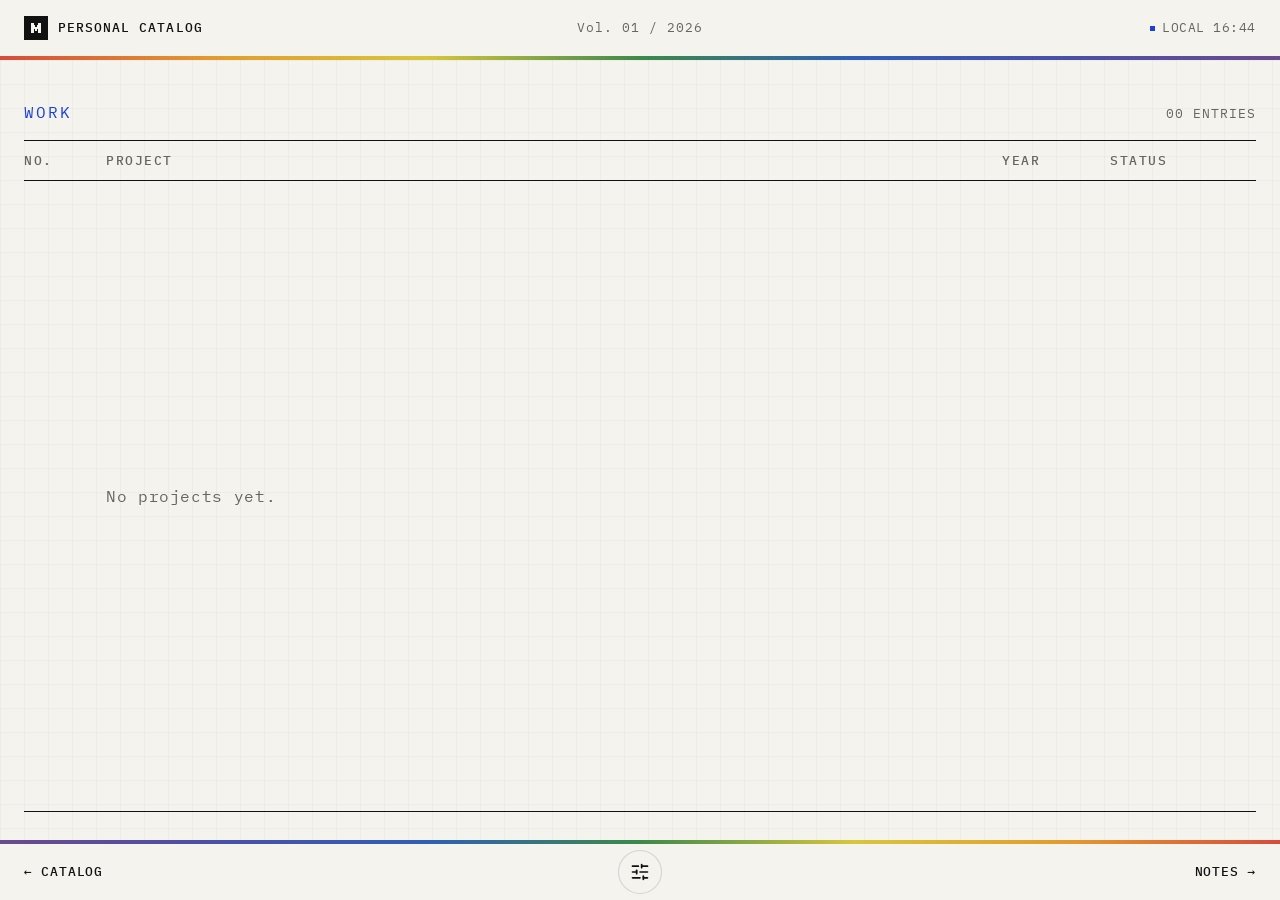
<file: work/index.html>
<!DOCTYPE html><html lang="en"><head><meta charset="utf-8"><meta name="viewport" content="width=device-width, initial-scale=1"><title>Work — Personal Catalog</title><meta name="description" content="Projects and experiments I keep."><meta name="author" content="Yi Mei"><meta name="theme-color" content="#F4F3EE"><link rel="canonical" href="https://meiyi376796.github.io/work/"><link rel="icon" type="image/svg+xml" href="/favicon.svg"><meta property="og:type" content="website"><meta property="og:site_name" content="Personal Catalog"><meta property="og:title" content="Work — Personal Catalog"><meta property="og:description" content="Projects and experiments I keep."><meta property="og:url" content="https://meiyi376796.github.io/work/"><meta name="twitter:card" content="summary"><meta name="twitter:title" content="Work — Personal Catalog"><meta name="twitter:description" content="Projects and experiments I keep."><script>
      (() => {
        const root = document.documentElement;
        let theme = "system";
        try {
          const savedTheme = localStorage.getItem("catalog-theme");
          if (["system", "light", "dark"].includes(savedTheme)) theme = savedTheme;
        } catch {}
        root.dataset.themePreference = theme;
        root.dataset.theme = theme === "system"
          ? matchMedia("(prefers-color-scheme: dark)").matches ? "dark" : "light"
          : theme;
        document.querySelector('meta[name="theme-color"]')?.setAttribute(
          "content",
          root.dataset.theme === "dark" ? "#151513" : "#F4F3EE",
        );
      })();
    </script><link rel="preload" href="/_astro/libre-franklin-latin-400-normal.DNAyL8lK.woff2" as="font" type="font/woff2" crossorigin="anonymous"><link rel="preload" href="/_astro/libre-franklin-latin-700-normal.TBBKpXzk.woff2" as="font" type="font/woff2" crossorigin="anonymous"><link rel="preload" href="/_astro/ibm-plex-mono-latin-400-normal.DMJ8VG8y.woff2" as="font" type="font/woff2" crossorigin="anonymous"><link rel="preload" href="/_astro/ibm-plex-mono-latin-500-normal.DSY6xOcd.woff2" as="font" type="font/woff2" crossorigin="anonymous"><link rel="stylesheet" href="/_astro/sections.Ds-ZH4pP.css"></head><body class="site"><a class="skip" href="#main">Skip to content</a><header class="site-header"><div class="masthead"><a class="brand" href="/" aria-label="Personal Catalog, home"><span class="brand__mark" aria-hidden="true"><svg viewBox="0 0 16 16" shape-rendering="crispEdges" aria-hidden="true" focusable="false"><g fill="currentColor"><rect x="3" y="3" width="3" height="10"></rect><rect x="10" y="3" width="3" height="10"></rect><rect x="6" y="5" width="1" height="2"></rect><rect x="9" y="5" width="1" height="2"></rect><rect x="6" y="7" width="4" height="2"></rect><rect x="7" y="9" width="2" height="2"></rect></g></svg></span><span class="brand__text">Personal Catalog</span></a><span class="masthead__edition" data-volume>Vol. 01 / 2026</span><div class="clock" aria-hidden="true"><span class="clock__dot"></span><span id="clock">LOCAL</span></div></div><div class="rainbow" aria-hidden="true"></div></header><script>
  // Inline so the clock is set before the new page is captured.
  const clock = document.getElementById("clock");
  const fmt = new Intl.DateTimeFormat("en-GB", {
    hour: "2-digit",
    minute: "2-digit",
    hour12: false,
  });
  let timer;
  const tick = () => {
    const now = new Date();
    clock.textContent = `LOCAL ${fmt.format(now)}`;
    clearTimeout(timer);
    timer = window.setTimeout(
      tick,
      60000 - (now.getSeconds() * 1000 + now.getMilliseconds()),
    );
  };
  tick();
  document.addEventListener("visibilitychange", () => {
    if (!document.hidden) tick();
  });

  const brand = document.querySelector(".brand");
  const brandText = brand?.querySelector(".brand__text");

  const railStage = window.matchMedia(
    "(max-height: 480px) and (orientation: landscape) and (min-width: 448px)",
  );
  const fitBrand = () => {
    if (!brand || !brandText) return;
    brand.removeAttribute("data-compact");
    // Side rails compact the brand when the wordmark squeezes in its track, as the top bar does across the width.
    if (railStage.matches) {
      if (
        brandText.clientHeight > 0 &&
        brandText.scrollHeight > brandText.clientHeight
      ) {
        brand.setAttribute("data-compact", "");
      }
      return;
    }
    if (brandText.scrollWidth > brandText.clientWidth) {
      brand.setAttribute("data-compact", "");
    }
  };

  fitBrand();
  document.fonts?.ready.then(fitBrand);
  window.addEventListener("resize", fitBrand, { passive: true });
  // Pinch zoom moves the visual viewport without a window resize, so refit on both signals.
  window.visualViewport?.addEventListener("resize", fitBrand, { passive: true });
  window.addEventListener("pageshow", fitBrand);
  if ("ResizeObserver" in window && brandText) {
    new ResizeObserver(fitBrand).observe(brandText);
  }
</script><main class="stage" id="main" tabindex="-1"><section class="sheet" aria-label="Work"><div class="sheet__main"><div class="sheet__body"><div class="sheet__head"><h1 class="sheet__title">Work</h1><span class="sheet__count">00 Entries</span></div><div class="ledger"><div class="ledger__row ledger__row--head"><span>No.</span><span>Project</span><span class="ledger__metas"><span>Year</span><span>Status</span></span></div><div class="ledger__empty"><p>No projects yet.</p></div></div></div></div></section></main><footer class="bar"><div class="rainbow rainbow--reverse" aria-hidden="true"></div><div class="bar__inner"><a class="bar__link" href="/catalog/" aria-label="Catalog">← Catalog</a><div class="preferences" data-preferences data-open="false"><button class="preferences__trigger" type="button" aria-label="Open preferences" aria-expanded="false" aria-controls="preferences-actions" data-preferences-trigger><svg class="preferences__icon lucide lucide-sliders-horizontal" width="24" height="24" viewBox="0 0 24 24" fill="none" stroke="currentColor" stroke-width="2" stroke-linecap="round" stroke-linejoin="round" aria-hidden="true" data-trigger-icon="open">
  <path d="M10 5H3" />
  <path d="M12 19H3" />
  <path d="M14 3v4" />
  <path d="M16 17v4" />
  <path d="M21 12h-9" />
  <path d="M21 19h-5" />
  <path d="M21 5h-7" />
  <path d="M8 10v4" />
  <path d="M8 12H3" />
</svg><svg class="preferences__icon lucide lucide-x" width="24" height="24" viewBox="0 0 24 24" fill="none" stroke="currentColor" stroke-width="2" stroke-linecap="round" stroke-linejoin="round" aria-hidden="true" data-trigger-icon="close" style="visibility: hidden;">
  <path d="M18 6 6 18" />
  <path d="m6 6 12 12" />
</svg></button><div class="preferences__actions" id="preferences-actions" role="group" aria-label="Preference actions" aria-hidden="true" inert data-preferences-actions><div class="preferences__action preferences__action--theme"><button class="preferences__control" type="button" aria-label="Appearance: System. Switch to Light." tabindex="-1" data-theme-cycle><svg class="preferences__icon lucide lucide-sun-moon" width="24" height="24" viewBox="0 0 24 24" fill="none" stroke="currentColor" stroke-width="2" stroke-linecap="round" stroke-linejoin="round" aria-hidden="true" data-theme-icon="system">
  <path d="M12 2v2" />
  <path d="M14.837 16.385a6 6 0 1 1-7.223-7.222c.624-.147.97.66.715 1.248a4 4 0 0 0 5.26 5.259c.589-.255 1.396.09 1.248.715" />
  <path d="M16 12a4 4 0 0 0-4-4" />
  <path d="m19 5-1.256 1.256" />
  <path d="M20 12h2" />
</svg><svg class="preferences__icon lucide lucide-sun" width="24" height="24" viewBox="0 0 24 24" fill="none" stroke="currentColor" stroke-width="2" stroke-linecap="round" stroke-linejoin="round" aria-hidden="true" data-theme-icon="light" style="display: none;">
  <circle cx="12" cy="12" r="4" />
  <path d="M12 2v2" />
  <path d="M12 20v2" />
  <path d="m4.93 4.93 1.41 1.41" />
  <path d="m17.66 17.66 1.41 1.41" />
  <path d="M2 12h2" />
  <path d="M20 12h2" />
  <path d="m6.34 17.66-1.41 1.41" />
  <path d="m19.07 4.93-1.41 1.41" />
</svg><svg class="preferences__icon lucide lucide-moon" width="24" height="24" viewBox="0 0 24 24" fill="none" stroke="currentColor" stroke-width="2" stroke-linecap="round" stroke-linejoin="round" aria-hidden="true" data-theme-icon="dark" style="display: none;">
  <path d="M20.985 12.486a9 9 0 1 1-9.473-9.472c.405-.022.617.46.402.803a6 6 0 0 0 8.268 8.268c.344-.215.825-.004.803.401" />
</svg></button><span class="preferences__tooltip" aria-hidden="true"><span>Appearance</span><strong data-theme-current>System</strong></span></div><div class="preferences__action preferences__action--tilt" data-tilt-item hidden><button class="preferences__control" type="button" role="switch" aria-checked="false" aria-label="Device tilt: Off" aria-disabled="false" tabindex="-1" data-tilt-toggle><svg class="preferences__icon lucide lucide-rotate-3-d" width="24" height="24" viewBox="0 0 24 24" fill="none" stroke="currentColor" stroke-width="2" stroke-linecap="round" stroke-linejoin="round" aria-hidden="true">
  <path d="m15.194 13.707 3.814 1.86-1.86 3.814" />
  <path d="M16.47214 7.52786 A 5 10 0 1 0 13 21.79796" />
  <path d="M21.79796 11 A 10 5 0 1 0 19 15.57071" />
</svg></button><span class="preferences__tooltip" aria-hidden="true"><span>Device tilt</span><strong data-tilt-current>Off</strong></span></div></div></div><script type="module">var e=`catalog-theme`,t=[`system`,`light`,`dark`],n={system:`System`,light:`Light`,dark:`Dark`},r=window.matchMedia(`(prefers-color-scheme: dark)`),i=()=>{try{let t=localStorage.getItem(e);return t===`light`||t===`dark`||t===`system`?t:`system`}catch{return`system`}};function a(){let a=document.documentElement,o=document.querySelector(`meta[name="theme-color"]`),s=document.querySelector(`[data-preferences]`),c=document.querySelector(`[data-preferences-trigger]`),l=document.querySelector(`[data-preferences-actions]`),u=document.querySelector(`[data-theme-cycle]`),d=document.querySelector(`[data-theme-current]`);if(!s||!c||!l||!u)return;let f=c.querySelectorAll(`[data-trigger-icon]`),p=u.querySelectorAll(`[data-theme-icon]`),m=l.querySelectorAll(`button`),h=!1,g=(e,t=!1)=>{h=e,!h&&l.contains(document.activeElement)&&c.focus({preventScroll:!0}),s.dataset.open=String(h),c.setAttribute(`aria-expanded`,String(h)),c.setAttribute(`aria-label`,h?`Close preferences`:`Open preferences`),f.forEach(e=>{e.style.visibility=e.dataset.triggerIcon===`close`===h?`visible`:`hidden`}),l.setAttribute(`aria-hidden`,String(!h)),l.toggleAttribute(`inert`,!h),m.forEach(e=>{e.tabIndex=h?0:-1}),t&&c.focus()},_=(i,s=!0)=>{a.dataset.themePreference=i,a.dataset.theme=i===`system`?r.matches?`dark`:`light`:i,o&&(o.content=getComputedStyle(a).getPropertyValue(`--paper`).trim());let c=n[i],l=t[(t.indexOf(i)+1)%t.length];if(d&&(d.textContent=c),u.setAttribute(`aria-label`,`Appearance: ${c}. Switch to ${n[l]}.`),p.forEach(e=>{e.style.display=e.dataset.themeIcon===i?``:`none`}),s)try{localStorage.setItem(e,i)}catch{}};_(i(),!1),g(!1),c.addEventListener(`click`,()=>g(!h)),u.addEventListener(`click`,()=>{let e=a.dataset.themePreference,n=t[(t.indexOf(e)+1)%t.length];_(n)}),document.addEventListener(`pointerdown`,e=>{h&&!s.contains(e.target)&&g(!1)}),document.addEventListener(`keydown`,e=>{h&&e.key===`Escape`&&(e.preventDefault(),g(!1,!0))}),window.addEventListener(`pagehide`,()=>g(!1)),r.addEventListener(`change`,()=>{a.dataset.themePreference===`system`&&_(`system`,!1)}),window.addEventListener(`storage`,t=>{t.key===e&&_(i(),!1)})}a();</script><a class="bar__link bar__link--next" href="/notes/" aria-label="Notes">Notes →</a></div></footer><script type="module">var e=document.querySelector(`[data-scroll-top]`),t=document.querySelector(`.stage`);e?.addEventListener(`click`,e=>{if(!t)return;e.preventDefault();let n=window.matchMedia(`(prefers-reduced-motion: reduce)`).matches;t.scrollTo({top:0,behavior:n?`auto`:`smooth`})});</script><div class="gate gate--narrow"><p class="gate__kicker">Minimum viewport</p><p class="gate__title">320 px</p><p class="gate__note">Zoom out to continue.</p></div><div class="gate gate--short"><p class="gate__kicker">Minimum height</p><p class="gate__title">256 px</p><p class="gate__note">Zoom out to continue.</p></div><div class="gate gate--fallback"><p class="gate__kicker">Unsupported browser</p><p class="gate__title">Update required.</p><p class="gate__note">This catalog needs a current browser.</p></div><script type="module">var e=e=>String(e).padStart(2,`0`),t={startYear:2026,rolloverMonth:5,rolloverDay:27},{label:n}=((n=new Date)=>{let r=t.rolloverMonth-1,i=n.getFullYear();return n.getMonth()>r||n.getMonth()===r&&n.getDate()>=t.rolloverDay||--i,i=Math.max(i,t.startYear),{label:`Vol. ${e(i-t.startYear+1)} / ${i}`}})();document.querySelectorAll(`[data-volume]`).forEach(e=>{e.textContent=n});</script></body></html>
</file>
<file: _astro/sections.Ds-ZH4pP.css>
:root{color-scheme:light;--paper:#f4f3ee;--platinum:#e7e5de;--ink:#111;--muted:#666660;--accent:#1b3fd8;--rainbow-1:#d94a3a;--rainbow-2:#e39b2d;--rainbow-3:#d8c63a;--rainbow-4:#3c8a4a;--rainbow-5:#2e5fb7;--rainbow-6:#4b4fa8;--rainbow-7:#6b4a8e;--card-bg:light-dark(#fff,#000);--card-ink:light-dark(#000,#fff);--card-suit-red:light-dark(#c53a32,#ff7a70);--card-border:light-dark(#404040,#737373);--card-ring-bg:light-dark(#000,#999);--card-ring-dot:light-dark(#ccc,#666);--card-ring-border:#404040;--card-inset:light-dark(#ffffff61,#ffffff12);--card-shadow:light-dark(#0000000f,#0003);--mono:"IBM Plex Mono", ui-monospace, monospace;--sans:"Libre Franklin", "Helvetica Neue", Arial, sans-serif;--text-micro:11px;--text-mono:13px;--text-small:16px;--text-body:18px;--text-lede:clamp(20px, 2vw, 24px);--text-h2:32px;--text-display-cover:clamp(56px, min(8vw, 13vh), 120px);--text-display-catalog:clamp(64px, min(11vw, 16vh), 150px);--text-display-404:clamp(56px, min(8vw, 12vh), 96px);--text-display-entry:clamp(52px, min(7vw, 11vh), 88px);--text-thesis:clamp(22px, min(2.4vw, 3.6vh), 30px);--tracking-tight:.02em;--tracking-snug:.04em;--tracking:.06em;--tracking-wide:.08em;--tracking-wider:.12em;--page:1280px;--gutter:24px;--masthead-h:56px;--strip-h:4px;--header-h:calc(var(--masthead-h) + var(--strip-h));--bar-h:56px;--bar-total:calc(var(--bar-h) + var(--strip-h));--rule:1px;--step:80ms}:root[data-theme=dark]{color-scheme:dark;--paper:#151513;--platinum:#20201d;--ink:#f4f3ee;--muted:#a3a29a;--accent:#8aa0ff}@view-transition{navigation:auto}@font-face{font-family:Libre Franklin;src:url(/_astro/libre-franklin-latin-400-normal.DNAyL8lK.woff2)format("woff2");font-weight:400;font-style:normal;font-display:swap}@font-face{font-family:Libre Franklin;src:url(/_astro/libre-franklin-latin-700-normal.TBBKpXzk.woff2)format("woff2");font-weight:700;font-style:normal;font-display:swap}@font-face{font-family:IBM Plex Mono;src:url(/_astro/ibm-plex-mono-latin-400-normal.DMJ8VG8y.woff2)format("woff2");font-weight:400;font-style:normal;font-display:swap}@font-face{font-family:IBM Plex Mono;src:url(/_astro/ibm-plex-mono-latin-500-normal.DSY6xOcd.woff2)format("woff2");font-weight:500;font-style:normal;font-display:swap}*,:before,:after{box-sizing:border-box;border-radius:0}html{color-scheme:light;-webkit-text-size-adjust:100%;text-size-adjust:100%}body{background:var(--paper);color:var(--ink);font-family:var(--sans);font-size:var(--text-small);margin:0;line-height:1.65}.site{overflow:hidden}::selection{background:var(--ink);color:var(--paper)}a{color:var(--accent);text-decoration-thickness:var(--rule);text-underline-offset:3px}:focus-visible{outline:2px solid var(--ink);outline-offset:3px}#main:focus{outline:none}.skip{z-index:300;background:var(--ink);color:var(--paper);font-family:var(--mono);font-size:var(--text-mono);padding:8px 12px;text-decoration:none;position:absolute;top:0;left:-9999px}.skip:focus{top:12px;left:12px}.skip:focus-visible{outline-color:var(--accent);outline-offset:2px}.visually-hidden{clip:rect(0, 0, 0, 0);white-space:nowrap;border:0;width:1px;height:1px;margin:-1px;padding:0;position:absolute;overflow:hidden}.kicker{color:var(--muted);font-family:var(--mono);font-size:var(--text-mono);letter-spacing:var(--tracking-wider);text-transform:uppercase;margin:0 0 18px}h1{font-family:var(--sans);letter-spacing:-.035em;margin:0 0 14px;font-weight:700;line-height:.9}.thesis{max-width:22ch;font-size:var(--text-thesis);letter-spacing:-.02em;margin:0 0 14px;font-weight:700;line-height:1.3}.lede{max-width:46ch;color:var(--muted);font-size:var(--text-small);margin:0 0 28px;line-height:1.7}@media (height<=720px) and (width>=721px){.lede{margin-bottom:18px}}@media (width>=1280px){a{text-underline-offset:.234375vw}.skip{padding:.625vw .9375vw;left:-9999px}.skip:focus{top:.9375vw;left:.9375vw}.visually-hidden{width:.078125vw;height:.078125vw;margin:-1px}.kicker{margin:0 0 1.40625vw}h1,.thesis{margin:0 0 1.09375vw}.lede{margin:0 0 2.1875vw}@media (height<=720px) and (width>=721px){.lede{margin-bottom:1.40625vw}}}.site-header{z-index:100;background:var(--paper);view-transition-name:masthead;position:relative}.masthead{width:100%;height:var(--masthead-h);padding:0 var(--gutter);grid-template-columns:minmax(0,1fr) auto minmax(0,1fr);align-items:center;gap:16px;display:grid}.rainbow{--rainbow-stops:var(--rainbow-1) 0%, var(--rainbow-2) 16.6667%, var(--rainbow-3) 33.3333%, var(--rainbow-4) 50%, var(--rainbow-5) 66.6667%, var(--rainbow-6) 83.3333%, var(--rainbow-7) 100%;width:100%;height:var(--strip-h);background-image:linear-gradient(90deg, var(--rainbow-stops))}.brand{max-width:100%;color:var(--ink);font-family:var(--mono);font-size:var(--text-mono);letter-spacing:var(--tracking-wide);text-transform:uppercase;white-space:nowrap;justify-self:start;align-items:center;gap:10px;font-weight:500;text-decoration:none;display:inline-flex}.brand__text{text-overflow:ellipsis;min-width:0;overflow:hidden}.brand[data-compact] .brand__text{display:none}.brand:active{color:var(--accent)}@media (pointer:coarse){.brand{min-width:44px;min-height:44px}}@media (hover:hover){.brand:hover{color:var(--accent)}}.brand__mark{background:var(--ink);width:24px;height:24px;color:var(--paper);place-items:center;display:grid}.brand__mark svg{width:16px;height:16px;display:block}.masthead__edition{color:var(--muted);font-family:var(--mono);font-size:var(--text-mono);letter-spacing:var(--tracking-wide);font-variant-numeric:tabular-nums;white-space:nowrap;justify-self:center}.clock{color:var(--muted);font-family:var(--mono);font-size:var(--text-mono);letter-spacing:var(--tracking-snug);font-variant-numeric:tabular-nums;white-space:nowrap;justify-self:end;align-items:center;gap:7px;display:inline-flex}@media (height<=480px) and (orientation:landscape) and (width>=448px){body .site-header{width:calc(var(--masthead-h) + var(--strip-h));display:flex;position:fixed;inset:0 auto 0 0}body .site-header .rainbow{width:var(--strip-h);background-image:linear-gradient(180deg, var(--rainbow-stops));height:auto}body .masthead{width:var(--masthead-h);flex:1;grid-template-rows:minmax(0,1fr) auto minmax(0,1fr);grid-template-columns:none;justify-items:center;height:auto;padding:8px 0;display:grid;position:relative}body .brand{flex-direction:column;place-self:start center;gap:8px;width:100%;height:100%;overflow:hidden}body .brand__text{flex-shrink:1;min-height:0}body .brand__text,body .masthead__edition,body .clock{writing-mode:vertical-rl}body .clock{position:absolute;bottom:8px;left:50%;transform:translate(-50%)}@media (height<=400px){body .clock{display:none}}}.clock__dot{background:var(--accent);width:5px;height:5px}.bar{z-index:90;background:var(--paper);view-transition-name:bar;position:fixed;bottom:0;left:0;right:0}.rainbow--reverse{background-image:linear-gradient(270deg, var(--rainbow-stops))}.bar__inner{width:100%;height:var(--bar-h);padding:0 var(--gutter);color:var(--muted);font-family:var(--mono);font-size:var(--text-mono);letter-spacing:var(--tracking);text-transform:uppercase;grid-template-columns:1fr auto 1fr;align-items:center;gap:16px;display:grid}.bar__link{min-width:44px;min-height:44px;color:var(--ink);white-space:nowrap;justify-self:start;align-items:center;font-weight:500;text-decoration:none;display:inline-flex}.bar__link--next{text-align:right;justify-content:flex-end;justify-self:end}@media (height<=480px) and (orientation:landscape) and (width>=448px){body .bar{width:calc(var(--bar-h) + var(--strip-h));display:flex;inset:0 0 0 auto}body .bar .rainbow{width:var(--strip-h);background-image:linear-gradient(180deg, var(--rainbow-stops));height:auto}body .bar__inner{width:var(--bar-h);flex:1;grid-template-rows:1fr auto 1fr;grid-template-columns:1fr;place-items:center;height:auto;padding:8px 0;display:grid}body .bar__link{writing-mode:vertical-rl;place-self:start center}body .bar__link--next{place-self:end center}}.bar__link:active{color:var(--accent)}@media (hover:hover){.bar__link:hover{color:var(--accent)}}.stage{height:calc(100vh - var(--header-h) - var(--bar-total));height:calc(100svh - var(--header-h) - var(--bar-total));overscroll-behavior:contain;position:relative;overflow:hidden auto}.panel{background:var(--paper);flex-direction:column;height:100%;display:flex;overflow:hidden}@media (width<=720px){.masthead,.bar__inner{padding-left:16px;padding-right:16px}}@media (width<=480px){.clock{display:none}}@media (width>=1280px){.masthead{gap:1.25vw}.brand{gap:.78125vw;min-width:3.4375vw;min-height:3.4375vw}.brand__mark{width:1.875vw;height:1.875vw}.brand__mark svg{width:1.25vw;height:1.25vw}.clock{gap:.546875vw}.clock__dot{width:.390625vw;height:.390625vw}.bar__inner{gap:1.25vw}.bar__link{min-width:3.4375vw;min-height:3.4375vw}}.preferences{--preferences-size:44px;--preferences-gap:12px;--preferences-icon:20px;--preferences-step:calc(var(--preferences-size) + var(--preferences-gap));z-index:2;width:var(--preferences-size);height:var(--preferences-size);letter-spacing:normal;text-transform:none;justify-self:center;position:relative}.preferences button{font:inherit;-webkit-tap-highlight-color:transparent;margin:0;padding:0}.preferences__trigger,.preferences__control{width:var(--preferences-size);height:var(--preferences-size);border:1px solid color-mix(in srgb, var(--ink) 14%, transparent);background:var(--paper);color:var(--ink);cursor:pointer;border-radius:50%;place-items:center;transition:color .16s,border-color .16s,background-color .16s,transform .1s;display:grid}.preferences__trigger{z-index:2;position:absolute;inset:0}.preferences__trigger[aria-expanded=true],.preferences__control[aria-checked=true]{border-color:var(--accent);background:var(--accent);color:var(--paper)}.preferences__control[aria-disabled=true]{cursor:default;opacity:.45}.preferences__icon{width:var(--preferences-icon);height:var(--preferences-icon);stroke-linecap:round;stroke-linejoin:round;flex:none}.preferences__trigger .preferences__icon{position:absolute;top:50%;left:50%;transform:translate(-50%,-50%)}.preferences__actions{z-index:1;pointer-events:none;position:absolute;inset:0}.preferences__action{width:var(--preferences-size);height:var(--preferences-size);visibility:hidden;opacity:0;transform:var(--preferences-closed-transform);transition:opacity .14s,transform .2s cubic-bezier(.22,1,.36,1),visibility 0s linear .2s;position:absolute;left:0}.preferences__action--theme{--preferences-closed-transform:translateY(var(--preferences-step)) scale(.68);bottom:var(--preferences-step);transform-origin:50% 100%}.preferences__action--tilt{--preferences-closed-transform:translateY(calc(var(--preferences-step) * 2)) scale(.68);bottom:calc(var(--preferences-step) * 2);transform-origin:50% 100%}.preferences[data-open=true] .preferences__action{visibility:visible;opacity:1;transition-delay:0s;transform:translate(0)scale(1)}.preferences[data-open=true] .preferences__action--tilt{transition-delay:35ms}.preferences__control{pointer-events:none}.preferences[data-open=true] .preferences__control{pointer-events:auto}.preferences__trigger:focus-visible,.preferences__control:focus-visible{outline:2px solid var(--accent);outline-offset:3px}.preferences__tooltip{top:50%;right:calc(100% + var(--preferences-gap));pointer-events:none;visibility:hidden;opacity:0;width:max-content;color:var(--ink);text-align:left;text-shadow:0 0 3px var(--paper), 0 0 6px var(--paper), 0 0 10px var(--paper);flex-direction:column;align-items:flex-start;gap:4px;transition:opacity .12s,transform .16s,visibility 0s linear .16s;display:flex;position:absolute;transform:translate(-4px,-50%)}.preferences__tooltip>span{font:9px/1.2 var(--mono);letter-spacing:.1em;text-transform:uppercase}.preferences__tooltip>strong{font:500 14px/1.2 var(--sans)}.preferences__action:hover .preferences__tooltip,.preferences__control:focus-visible+.preferences__tooltip{visibility:visible;opacity:1;transition-delay:0s;transform:translateY(-50%)}@media (hover:hover){.preferences__trigger:not([aria-expanded=true]):hover:not(:active),.preferences__control:not([aria-checked=true]):not([aria-disabled=true]):hover:not(:active){border-color:var(--accent);color:var(--accent)}}.preferences__trigger:active,.preferences__control:active{border-color:var(--ink);background:var(--ink);color:var(--paper);transform:scale(.94)}@media (hover:none){.preferences__tooltip{display:none}}@media (width>=1280px){.preferences{--preferences-size:3.4375vw;--preferences-gap:.9375vw;--preferences-icon:1.5625vw}.preferences__tooltip{gap:.3125vw}.preferences__tooltip>span{font-size:.703125vw}.preferences__tooltip>strong{font-size:1.09375vw}.preferences__trigger:focus-visible,.preferences__control:focus-visible{outline-offset:.234375vw}}@media (height<=480px) and (orientation:landscape) and (width>=448px){.preferences__action--theme{--preferences-closed-transform:translateX(var(--preferences-step)) scale(.68);top:0;right:calc(100% + var(--preferences-gap));transform-origin:100%;bottom:auto;left:auto}.preferences__action--tilt{--preferences-closed-transform:translateX(calc(var(--preferences-step) * 2)) scale(.68);top:0;right:calc(200% + var(--preferences-gap) * 2);transform-origin:100%;bottom:auto;left:auto}.preferences__tooltip{top:auto;right:auto;bottom:calc(100% + var(--preferences-gap));text-align:center;align-items:center;left:50%;transform:translate(-50%,4px)}.preferences__action:hover .preferences__tooltip,.preferences__control:focus-visible+.preferences__tooltip{transform:translate(-50%)}}.cover{height:auto;min-height:100%;overflow:visible}.cover__main{flex:1 0 auto;grid-template-rows:auto minmax(min-content,1fr);grid-template-columns:1fr;min-height:0;display:grid;position:relative}.cover__main:after{content:"";z-index:2;background:var(--ink);pointer-events:none;width:1px;display:none;position:absolute;top:0;bottom:0;left:50%;transform:translate(-50%)}.cover__copy{grid-template-rows:auto minmax(min-content,1fr);min-width:0;min-height:0;padding:22px 16px 20px;display:grid}.cover__statement{align-self:center}.cover__statement .lede{margin-bottom:0}.cover h1{font-size:var(--text-display-cover)}.cover__plate{--card-x:0;--card-y:0;border-top:var(--rule) solid var(--ink);background-color:var(--platinum);background-image:linear-gradient(to right, color-mix(in srgb, var(--ink) 6%, transparent) 1px, transparent 1px), linear-gradient(to bottom, color-mix(in srgb, var(--ink) 6%, transparent) 1px, transparent 1px);background-size:24px 24px;grid-template-rows:minmax(0,1fr);min-width:0;min-height:min-content;margin:0;display:grid;container-type:inline-size}.cover__specimen{place-items:center;min-width:0;min-height:min-content;padding:12px clamp(16px,3cqw,32px);display:grid}.cover__drawing-frame{touch-action:pan-y pinch-zoom;place-items:center;width:min(100%,412.88px);min-width:0;height:381.55px;display:grid;position:relative}.cover__drawing-frame:focus-visible{outline:var(--rule) dashed color-mix(in srgb, var(--ink) 55%, transparent);outline-offset:8px}.cover__drawing{perspective:none;place-items:center;width:100%;height:100%;display:grid;position:relative}.playing-card{width:var(--card-width,240px);aspect-ratio:63/88;border:calc(2px * var(--card-scale,1)) solid var(--card-border);border-radius:calc(12px * var(--card-scale,1));background:var(--card-bg);color:var(--card-ink);box-shadow:inset 0 0 0 calc(1px * var(--card-scale,1)) var(--card-inset), 0 calc(1px * var(--card-scale,1)) calc(2px * var(--card-scale,1)) var(--card-shadow);transform-style:flat;transition:transform .2s;position:relative;overflow:hidden}.playing-card__value{place-items:center;gap:calc(3px * var(--card-scale,1));font-family:var(--sans);font-size:calc(26px * var(--card-scale,1));letter-spacing:-.02em;font-variant-numeric:tabular-nums;grid-template-columns:2ch;font-weight:600;line-height:1;display:grid;position:absolute}.playing-card__value [data-card-rank]{text-align:center;display:block}.playing-card__value svg{width:calc(18px * var(--card-scale,1));height:auto;translate:none}.playing-card[data-suit=hearts] .playing-card__value,.playing-card[data-suit=diamonds] .playing-card__value{color:var(--card-suit-red)}.playing-card__value--north{top:calc(12px * var(--card-scale,1));left:calc(12px * var(--card-scale,1))}.playing-card__value--south{right:calc(12px * var(--card-scale,1));bottom:calc(12px * var(--card-scale,1));rotate:180deg}.playing-card__rings,.playing-card__ring{background:radial-gradient(var(--card-ring-bg) 0 calc(1px * var(--card-scale,1)), var(--card-ring-dot) calc(1px * var(--card-scale,1)) 100%) 0 0 / calc(4px * var(--card-scale,1)) calc(4px * var(--card-scale,1))}.playing-card__rings{top:calc(16px * var(--card-scale,1));aspect-ratio:1;border:calc(2px * var(--card-scale,1)) solid var(--card-ring-border);clip-path:inset(0 50% 0 0);border-radius:50%;width:100%;position:absolute;right:-50%;overflow:hidden;translate:none}.playing-card__ring{inset:calc(-2px * var(--card-scale,1));border:calc(2px * var(--card-scale,1)) solid var(--card-ring-border);border-radius:50%;transition:translate .2s;position:absolute;translate:none}.playing-card__ring:last-of-type{background:0 0;overflow:hidden}.playing-card__matrix{border-radius:50%;width:100%;height:100%;display:block;position:absolute;inset:0}@media (prefers-reduced-motion:no-preference){.cover__plate[data-card-active=true] .cover__drawing{perspective:calc(1200px * var(--card-scale,1))}.cover__plate[data-card-active=true] .playing-card__rings{right:0;translate:50%}.cover__plate[data-card-active=true] .playing-card{transform-style:preserve-3d;transform:rotate(calc(var(--card-x) * -20deg)) rotateY(calc(var(--card-x) * 37.5deg)) rotateX(calc(var(--card-y) * 75deg));transition:transform}.cover__plate[data-card-active=true] .playing-card__ring{translate:calc(var(--card-x) * (var(--index) * -2rem * var(--card-scale,1))) calc(var(--card-y) * (var(--index) * 2rem * var(--card-scale,1)));transition:translate}}.cover__plate[data-card-fitting=true] .playing-card,.cover__plate[data-card-fitting=true] .playing-card__ring{transition:none}@media (prefers-reduced-motion:reduce){.playing-card,.playing-card__ring{transition:none}}.cover__data{font-family:var(--mono);grid-template-columns:repeat(3,minmax(0,1fr));column-gap:14px;margin:0 0 28px;display:grid}.cover__data div{min-width:0}.cover__data dt{color:var(--muted);font-size:var(--text-micro);letter-spacing:var(--tracking-wider);text-transform:uppercase;margin:0 0 2px;font-weight:500}.cover__data dd{overflow-wrap:anywhere;font-size:var(--text-mono);letter-spacing:var(--tracking-tight);margin:0}.cover__data a{color:var(--ink);text-decoration:none}.cover__data a:active{color:var(--accent)}@media (hover:hover){.cover__data a:hover{text-decoration:underline}}@media (width>=1081px){.cover__main{grid-template-rows:1fr;grid-template-columns:minmax(0,6fr) minmax(0,6fr)}.cover__main:after{display:block}.cover__copy{padding:48px}.cover__plate{border-top:0}.cover__data{column-gap:28px}}@media (aspect-ratio<=1){.cover__main{grid-template-rows:minmax(min-content,1fr) minmax(min-content,1fr);grid-template-columns:1fr}.cover__main:after{display:none}.cover__plate{border-top:var(--rule) solid var(--ink)}}@media (height<=720px) and (width>=721px){.cover__copy{padding-top:24px;padding-bottom:24px}}@media (width<=480px){.cover__data{column-gap:10px}}@media (orientation:landscape) and (height>=481px) and (height<=768px),(orientation:landscape) and (height<=480px) and (width>=801px){.cover__main{grid-template-rows:1fr;grid-template-columns:minmax(0,1fr) minmax(0,1fr)}.cover__main:after{display:block}.cover__copy{padding:16px}.cover__plate{border-top:0}}@media (orientation:landscape) and (height<=500px) and (width<=1080px){.cover__copy{padding:8px 16px}.cover__data{margin-bottom:16px}.cover__copy .thesis{margin-bottom:10px}}@media (height<=480px) and (orientation:portrait),(height<=480px) and (width<=800px){.cover__main{grid-template-rows:auto auto}.cover__copy{min-height:auto;padding:20px var(--gutter)}}@media (width>=1280px){.cover__main:after{width:.078125vw}.cover__plate{background-image:linear-gradient(to right, color-mix(in srgb, var(--ink) 6%, transparent) .078125vw, transparent .078125vw), linear-gradient(to bottom, color-mix(in srgb, var(--ink) 6%, transparent) .078125vw, transparent .078125vw);background-size:1.875vw 1.875vw}.cover__specimen{padding:.9375vw clamp(1.25vw,3cqw,2.5vw)}.cover__data{margin:0 0 2.1875vw}.cover__data dt{margin:0 0 .15625vw}.cover__copy{padding:3.75vw}.cover__data{column-gap:2.1875vw}@media (height<=720px) and (width>=721px){.cover__copy{padding-top:1.875vw;padding-bottom:1.875vw}}@media (orientation:landscape) and (height>=481px) and (height<=768px),(orientation:landscape) and (height<=480px) and (width>=801px){.cover__copy{padding:1.25vw}}@media (height<=480px) and (orientation:portrait),(height<=480px) and (width<=800px){.cover__copy{padding:1.5625vw var(--gutter)}}}.catalog :focus-visible{outline-color:var(--paper)}.catalog .index-row:focus-visible{outline-color:currentColor}.catalog{background:var(--accent);color:var(--paper)}.catalog__inner{min-height:0;width:min(100%, var(--page));padding:40px var(--gutter);flex-direction:column;flex:1;justify-content:center;margin:0 auto;display:flex}.catalog__top{color:color-mix(in srgb, var(--paper) 80%, transparent);font-family:var(--mono);font-size:var(--text-mono);letter-spacing:var(--tracking-wider);text-transform:uppercase;justify-content:flex-end;gap:16px;display:flex}.catalog__title{color:var(--paper);font-size:var(--text-display-catalog);letter-spacing:-.035em;margin:20px 0 32px;font-weight:700;line-height:.9}.catalog__index{border-top:var(--rule) solid color-mix(in srgb, var(--paper) 35%, transparent)}.index-row{border:0;border-bottom:var(--rule) solid color-mix(in srgb, var(--paper) 35%, transparent);width:100%;color:var(--paper);font:inherit;text-align:left;cursor:pointer;transition:background-color var(--step) steps(2), color var(--step) steps(2);background-color:#0000;background-clip:padding-box;grid-template-columns:64px minmax(0,1fr) auto 28px;align-items:center;gap:18px;padding:15px 4px;text-decoration:none;display:grid}.index-row:active{background-color:var(--paper);color:var(--accent)}.index-row:active .catalog__no,.index-row:active .catalog__count{color:color-mix(in srgb, var(--accent) 80%, transparent)}.index-row:active .catalog__arrow{transform:translate(2px)}@media (hover:hover){.index-row:hover{background-color:var(--paper);color:var(--accent)}.index-row:hover .catalog__no,.index-row:hover .catalog__count{color:color-mix(in srgb, var(--accent) 80%, transparent)}.index-row:hover .catalog__arrow{transform:translate(2px)}}.catalog__no{color:color-mix(in srgb, var(--paper) 80%, transparent);font-family:var(--mono);font-size:var(--text-mono);letter-spacing:var(--tracking-wide)}.catalog__name{min-width:0;font-size:var(--text-lede);letter-spacing:-.02em;white-space:nowrap;font-weight:700}.catalog__count{color:color-mix(in srgb, var(--paper) 80%, transparent);font-family:var(--mono);font-size:var(--text-mono);letter-spacing:var(--tracking-wide);text-transform:uppercase;white-space:nowrap}.catalog__arrow{text-align:right;font-size:var(--text-body);transition:transform var(--step) steps(2);grid-column:4}@media (width<=720px){.catalog__inner{padding:24px 16px}.catalog__title{margin:14px 0 20px}.index-row{grid-template-columns:56px minmax(0,1fr) auto 20px;gap:12px;padding:12px 0}.catalog__name{white-space:normal}.catalog__top{font-size:var(--text-micro)}}@media (height<=720px) and (width>=721px){.catalog__inner{padding-top:24px;padding-bottom:24px}.catalog__title{margin:14px 0 16px}.index-row{padding:10px 4px}}@media (orientation:landscape) and (height<=500px) and (width<=1080px){.catalog__inner{padding:10px 16px}.catalog__title{margin:4px 0 8px}.index-row{padding:7px 0}}@media (height<=480px){.catalog{height:auto;min-height:100%;position:static;overflow:visible}}@media (width>=1280px){.catalog__inner{padding:3.125vw var(--gutter)}.catalog__top{gap:1.25vw}.catalog__title{margin:1.5625vw 0 2.5vw}.index-row{grid-template-columns:5vw minmax(0,1fr) auto 2.1875vw;gap:1.40625vw;padding:1.17188vw .3125vw}.index-row:active .catalog__arrow{transform:translate(.15625vw)}@media (hover:hover){.index-row:hover .catalog__arrow{transform:translate(.15625vw)}}@media (height<=720px) and (width>=721px){.catalog__inner{padding-top:1.875vw;padding-bottom:1.875vw}.catalog__title{margin:1.09375vw 0 1.25vw}.index-row{padding:.78125vw .3125vw}}}.sheet{background-color:var(--paper);background-image:linear-gradient(to right, color-mix(in srgb, var(--ink) 3%, transparent) 1px, transparent 1px), linear-gradient(to bottom, color-mix(in srgb, var(--ink) 3%, transparent) 1px, transparent 1px);background-size:24px 24px;flex-direction:column;min-height:100%;display:flex}.sheet__main{min-height:0;width:min(100%, var(--page));padding:44px var(--gutter) 28px;flex-direction:column;flex:1;justify-content:flex-start;margin:0 auto;display:flex}.sheet__title{color:var(--accent);font-family:var(--mono);font-size:var(--text-small);letter-spacing:var(--tracking-wider);text-transform:uppercase;margin:0;font-weight:400;line-height:1}.sheet__head{justify-content:space-between;align-items:baseline;gap:16px;display:flex}.sheet__count{color:var(--muted);font-family:var(--mono);font-size:var(--text-mono);letter-spacing:var(--tracking-wide);text-transform:uppercase;white-space:nowrap;line-height:1}.sheet__body{flex-direction:column;flex:1;gap:20px;min-width:0;min-height:0;display:flex}.ledger{--ledger-no:64px;--ledger-gap:18px;--ledger-arrow:28px;border-top:var(--rule) solid var(--ink);min-height:0;font-family:var(--mono);flex-direction:column;flex:1;display:flex}.ledger__row{grid-template-columns:var(--ledger-no) minmax(0, 1fr) auto var(--ledger-arrow);gap:var(--ledger-gap);border-bottom:var(--rule) solid var(--ink);align-items:center;padding:18px 0;display:grid}a.ledger__row{color:inherit;transition:background-color var(--step) steps(2);text-decoration:none}a.ledger__row:active{background:var(--platinum)}@media (hover:hover){a.ledger__row:hover{background:var(--platinum)}}.ledger__arrow{color:var(--muted);font-family:var(--mono);font-size:var(--text-mono);text-align:right;transition:color var(--step) steps(2), transform var(--step) steps(2);display:block}a.ledger__row:active .ledger__main h2{text-decoration:underline;text-decoration-thickness:var(--rule);text-underline-offset:4px}a.ledger__row:active .ledger__arrow{color:var(--accent);transform:translate(2px,-2px)}@media (hover:hover){a.ledger__row:hover .ledger__main h2{text-decoration:underline;text-decoration-thickness:var(--rule);text-underline-offset:4px}a.ledger__row:hover .ledger__arrow{color:var(--accent);transform:translate(2px,-2px)}}.ledger__metas{grid-template-columns:90px 100px;gap:18px;display:grid}.ledger__row--head{color:var(--muted);font-size:var(--text-mono);letter-spacing:var(--tracking-wider);text-transform:uppercase;padding:9px 0;font-weight:500}.ledger__no{color:var(--muted);font-size:var(--text-mono);letter-spacing:var(--tracking);white-space:nowrap}.ledger__main{min-width:0}.ledger__main h2{font-family:var(--sans);font-size:var(--text-body);letter-spacing:-.015em;margin:0 0 4px;font-weight:700}.ledger__main p{color:var(--muted);font-family:var(--mono);font-size:var(--text-mono);letter-spacing:var(--tracking-tight);margin:0;line-height:1.7}.ledger__meta{color:var(--ink);font-size:var(--text-mono);letter-spacing:var(--tracking);text-transform:uppercase;white-space:nowrap}.ledger__meta-label{color:var(--muted);margin-right:6px;display:none}.ledger__empty{min-height:180px;padding:28px 0 28px calc(var(--ledger-no) + var(--ledger-gap));border-bottom:var(--rule) solid var(--ink);flex:1;align-items:center;display:flex}.ledger__empty p{font-family:var(--mono);font-size:var(--text-small);color:var(--muted);letter-spacing:var(--tracking-snug);margin:0;font-weight:400;line-height:1.5}.spec-table__bio dd{max-width:80ch;font-family:var(--mono);font-size:var(--text-mono);letter-spacing:var(--tracking-tight);text-wrap:pretty}.spec-table{border-bottom:var(--rule) solid var(--ink);font-family:var(--mono);font-size:var(--text-mono);letter-spacing:var(--tracking-tight);margin:0;display:grid}.spec-table div{border-top:var(--rule) solid var(--ink);grid-template-columns:64px minmax(0,1fr);gap:18px;padding:12px 0;display:grid}.spec-table dt{color:var(--muted);text-transform:uppercase;margin:0}.spec-table dd{overflow-wrap:anywhere;margin:0}@media (width<=1080px){.sheet__main{padding-top:28px}}@media (width<=720px){.sheet__main{padding:22px 16px 18px}.sheet__body{gap:18px}.ledger{--ledger-no:56px;--ledger-gap:12px;--ledger-arrow:20px}.ledger__row--head{display:none}.ledger__row{grid-template-columns:var(--ledger-no) minmax(0, 1fr) var(--ledger-arrow);gap:6px var(--ledger-gap);padding:14px 0}.ledger__arrow{font-size:var(--text-mono);grid-area:1/3;align-self:start;margin-top:3px}.ledger__no{grid-row:1/span 2;align-self:start}.ledger__main{grid-column:2}.ledger__main h2{font-size:var(--text-small)}.ledger__metas{flex-wrap:wrap;grid-column:2;gap:6px 14px;display:flex}.ledger__row>.ledger__meta{grid-column:2}.ledger__meta-label{display:inline}.ledger__empty{min-height:140px;padding-left:calc(var(--ledger-no) + var(--ledger-gap))}.spec-table div{grid-template-columns:64px minmax(0,1fr);gap:10px;padding:10px 0}}@media (height<=720px) and (width>=721px){.sheet__main{padding-top:28px}}@media (orientation:landscape) and (height<=500px) and (width<=1080px){.sheet__main{padding:14px 16px}.ledger__empty{min-height:100px}.spec-table div{padding:8px 0}}@media (width>=1280px){@media (hover:hover){a.ledger__row:hover .ledger__main h2{text-underline-offset:.3125vw}}.sheet{background-image:linear-gradient(to right, color-mix(in srgb, var(--ink) 3%, transparent) .078125vw, transparent .078125vw), linear-gradient(to bottom, color-mix(in srgb, var(--ink) 3%, transparent) .078125vw, transparent .078125vw);background-size:1.875vw 1.875vw}.sheet__main{padding:3.4375vw var(--gutter) 2.1875vw}.sheet__head{gap:1.25vw}.sheet__body{gap:1.5625vw}.ledger{--ledger-no:5vw;--ledger-gap:1.40625vw;--ledger-arrow:2.1875vw}.ledger__row{padding:1.40625vw 0}a.ledger__row:active .ledger__main h2{text-underline-offset:.3125vw}.ledger__metas{grid-template-columns:7.03125vw 7.8125vw;gap:1.40625vw}.ledger__row--head{padding:.703125vw 0}.ledger__main h2{margin:0 0 .3125vw}.ledger__meta-label{margin-right:.46875vw}.ledger__empty{min-height:14.0625vw;padding:2.1875vw 0 2.1875vw calc(var(--ledger-no) + var(--ledger-gap))}.spec-table div{grid-template-columns:5vw minmax(0,1fr);gap:1.40625vw;padding:.9375vw 0}@media (height<=720px) and (width>=721px){.sheet__main{padding-top:2.1875vw}}}.entry{background-color:var(--paper);background-image:linear-gradient(to right, color-mix(in srgb, var(--ink) 3%, transparent) 1px, transparent 1px), linear-gradient(to bottom, color-mix(in srgb, var(--ink) 3%, transparent) 1px, transparent 1px);background-size:24px 24px;flex-direction:column;min-height:100%;display:flex}.entry__hero-wrap,.entry__grid-wrap{width:min(100%, var(--page));padding-right:var(--gutter);padding-left:var(--gutter);margin:0 auto}.entry__hero-wrap{padding-top:clamp(52px,8vw,88px);padding-bottom:40px}.entry__kicker{color:var(--accent);font-family:var(--mono);font-size:var(--text-mono);letter-spacing:var(--tracking-wider);text-transform:uppercase;margin:0 0 18px}.entry__hero-wrap h1{max-width:18ch;font-size:var(--text-display-entry);letter-spacing:-.04em;margin:0 0 24px;line-height:.92}.entry__lede{max-width:52ch;color:var(--muted);font-size:var(--text-lede);letter-spacing:-.015em;text-wrap:pretty;margin:0;line-height:1.35}.entry__grid-wrap{flex:1;padding-bottom:72px}.entry__grid{border-top:var(--rule) solid var(--ink);grid-template-columns:minmax(0,1fr) 200px;gap:48px;padding-top:28px;display:grid}.entry__rail{text-align:right;align-self:start;position:sticky;top:24px}.entry__meta{font-family:var(--mono);font-size:var(--text-mono);letter-spacing:var(--tracking);text-transform:uppercase;flex-direction:column;gap:24px;margin:0;display:flex}.entry__meta div{flex-direction:column;gap:4px;display:flex}.entry__meta dt{color:var(--muted);margin:0}.entry__meta dd{margin:0}.entry__body{min-width:0;max-width:68ch;font-size:var(--text-body);text-wrap:pretty;line-height:1.7}.entry__body>*{margin:0}.entry__body>*+*{margin-top:1.1em}.entry__body>:first-child{margin-top:0}.entry__body h1,.entry__body h2{font-size:var(--text-h2);letter-spacing:-.02em;margin-top:1.8em;line-height:1.15}.entry__body h3{font-size:var(--text-lede);letter-spacing:-.015em;margin-top:1.5em;line-height:1.2}.entry__body h4{font-size:var(--text-body);letter-spacing:-.01em;margin-top:1.4em;line-height:1.3}.entry__body h5{font-size:var(--text-small);letter-spacing:var(--tracking-wide);text-transform:uppercase;margin-top:1.3em;font-weight:700;line-height:1.4}.entry__body h6{font-family:var(--mono);font-size:var(--text-mono);letter-spacing:var(--tracking);text-transform:uppercase;margin-top:1.3em;font-weight:500;line-height:1.5}.entry__body ul,.entry__body ol{padding-left:1.25em}.entry__body li+li{margin-top:.3em}.entry__body blockquote{border-left:2px solid var(--accent);color:var(--muted);margin:0;padding-left:18px}.entry__body code{font-family:var(--mono);font-size:.88em}.entry__body pre{background:var(--platinum);font-family:var(--mono);font-size:var(--text-mono);padding:16px;line-height:1.6;overflow-x:auto}.entry__body pre code{font-size:inherit}.entry__body img{max-width:100%;height:auto}.entry__body .table-wrap{overflow-x:auto}.entry__body table{border-collapse:collapse;width:100%;font-family:var(--mono);font-size:var(--text-mono);letter-spacing:var(--tracking-tight);line-height:1.7}.entry__body th,.entry__body td{border-bottom:var(--rule) solid var(--ink);text-align:left;vertical-align:top;padding:7px 12px 7px 0}.entry__body thead th{border-top:var(--rule) solid var(--ink);color:var(--muted);letter-spacing:var(--tracking-wider);text-transform:uppercase;font-weight:500}.entry__body hr{border:0;border-top:var(--rule) solid var(--ink);margin:2em 0}@media (width<=720px){.entry__hero-wrap,.entry__grid-wrap{padding-left:16px;padding-right:16px}.entry__hero-wrap{padding-top:40px;padding-bottom:28px}.entry__hero-wrap h1{max-width:none}.entry__grid-wrap{padding-bottom:56px}.entry__grid{grid-template-columns:minmax(0,1fr);gap:28px;padding-top:22px}.entry__rail{text-align:left;order:-1;position:static}.entry__meta{flex-flow:wrap;gap:16px 24px}.entry__meta div{flex-direction:row;gap:6px}.entry__body{font-size:var(--text-small)}}@media (width>=1280px){.entry{background-image:linear-gradient(to right, color-mix(in srgb, var(--ink) 3%, transparent) .078125vw, transparent .078125vw), linear-gradient(to bottom, color-mix(in srgb, var(--ink) 3%, transparent) .078125vw, transparent .078125vw);background-size:1.875vw 1.875vw}.entry__hero-wrap{padding-top:6.875vw;padding-bottom:3.125vw}.entry__kicker{margin:0 0 1.40625vw}.entry__hero-wrap h1{margin:0 0 1.875vw}.entry__grid-wrap{padding-bottom:5.625vw}.entry__grid{grid-template-columns:minmax(0,1fr) 15.625vw;gap:3.75vw;padding-top:2.1875vw}.entry__rail{top:1.875vw}.entry__meta{gap:1.875vw}.entry__meta div{gap:.3125vw}.entry__body blockquote{border-left:.15625vw solid var(--accent);padding-left:1.40625vw}.entry__body pre{padding:1.25vw}.entry__body th,.entry__body td{padding:.546875vw .9375vw .546875vw 0}}.notfound{min-height:100%;width:min(100%, var(--page));padding:64px var(--gutter);flex-direction:column;justify-content:center;margin:0 auto;display:flex}.notfound h1{font-size:var(--text-display-404);margin:0 0 16px}.notfound .lede{margin-bottom:0}@media (width<=720px){.notfound{padding-left:16px;padding-right:16px}}@media (width>=1280px){.notfound{padding:5vw var(--gutter)}.notfound h1{margin:0 0 1.25vw}}.gate{z-index:400;visibility:visible;background:var(--paper);text-align:center;flex-direction:column;justify-content:center;align-items:center;gap:.9vw;padding:1.5vw;display:none;position:fixed;inset:0}.gate__kicker,.gate__note{color:var(--muted);font-family:var(--mono);letter-spacing:var(--tracking-wider);text-transform:uppercase;margin:0;font-size:1.3vw}.gate__title{font-family:var(--sans);letter-spacing:-.035em;margin:0;font-size:4vw;font-weight:700;line-height:.9}@media (pointer:coarse){.gate{gap:2.7vw;padding:4.5vw}.gate__kicker,.gate__note{font-size:3.9vw}.gate__title{font-size:12vw}}.site{visibility:hidden}.gate--fallback{z-index:500;display:flex}@supports (display:grid) and (display:flex) and (--page:1280px){.site{visibility:visible}.gate--fallback{display:none}}@media (width<=319px){.site{visibility:hidden}.gate--narrow{display:flex}}@media (height<=255px) and (orientation:landscape){.site{visibility:hidden}.gate--short{display:flex}}@media (prefers-reduced-motion:reduce){*,:before,:after{transition-duration:.01ms!important;animation-duration:.01ms!important;animation-iteration-count:1!important}::view-transition-group(*),::view-transition-old(*),::view-transition-new(*){animation:none!important}}@media (width>=1280px){:root{--rule:.078125vw;--strip-h:.3125vw;--text-micro:min(.859375vw, 1.32vh);--text-mono:min(1.01563vw, 1.56vh);--text-small:min(1.25vw, 1.92vh);--text-body:min(1.40625vw, 2.16vh);--text-lede:min(1.875vw, 2.88vh);--text-h2:min(2.5vw, 3.84vh);--text-display-cover:min(8vw, 13vh);--text-display-catalog:min(11vw, 16vh);--text-display-404:min(7.5vw, 12vh);--text-display-entry:min(6.875vw, 11vh);--text-thesis:min(2.34375vw, 3.6vh);--page:100vw;--gutter:1.875vw;--masthead-h:4.375vw;--bar-h:4.375vw}}@media (height<=480px) and (orientation:landscape) and (width>=448px){:root{--masthead-h:56px;--bar-h:56px;--header-h:0px;--bar-total:0px}body{padding-inline:calc(var(--masthead-h) + var(--strip-h)) calc(var(--bar-h) + var(--strip-h))}}
</file>
